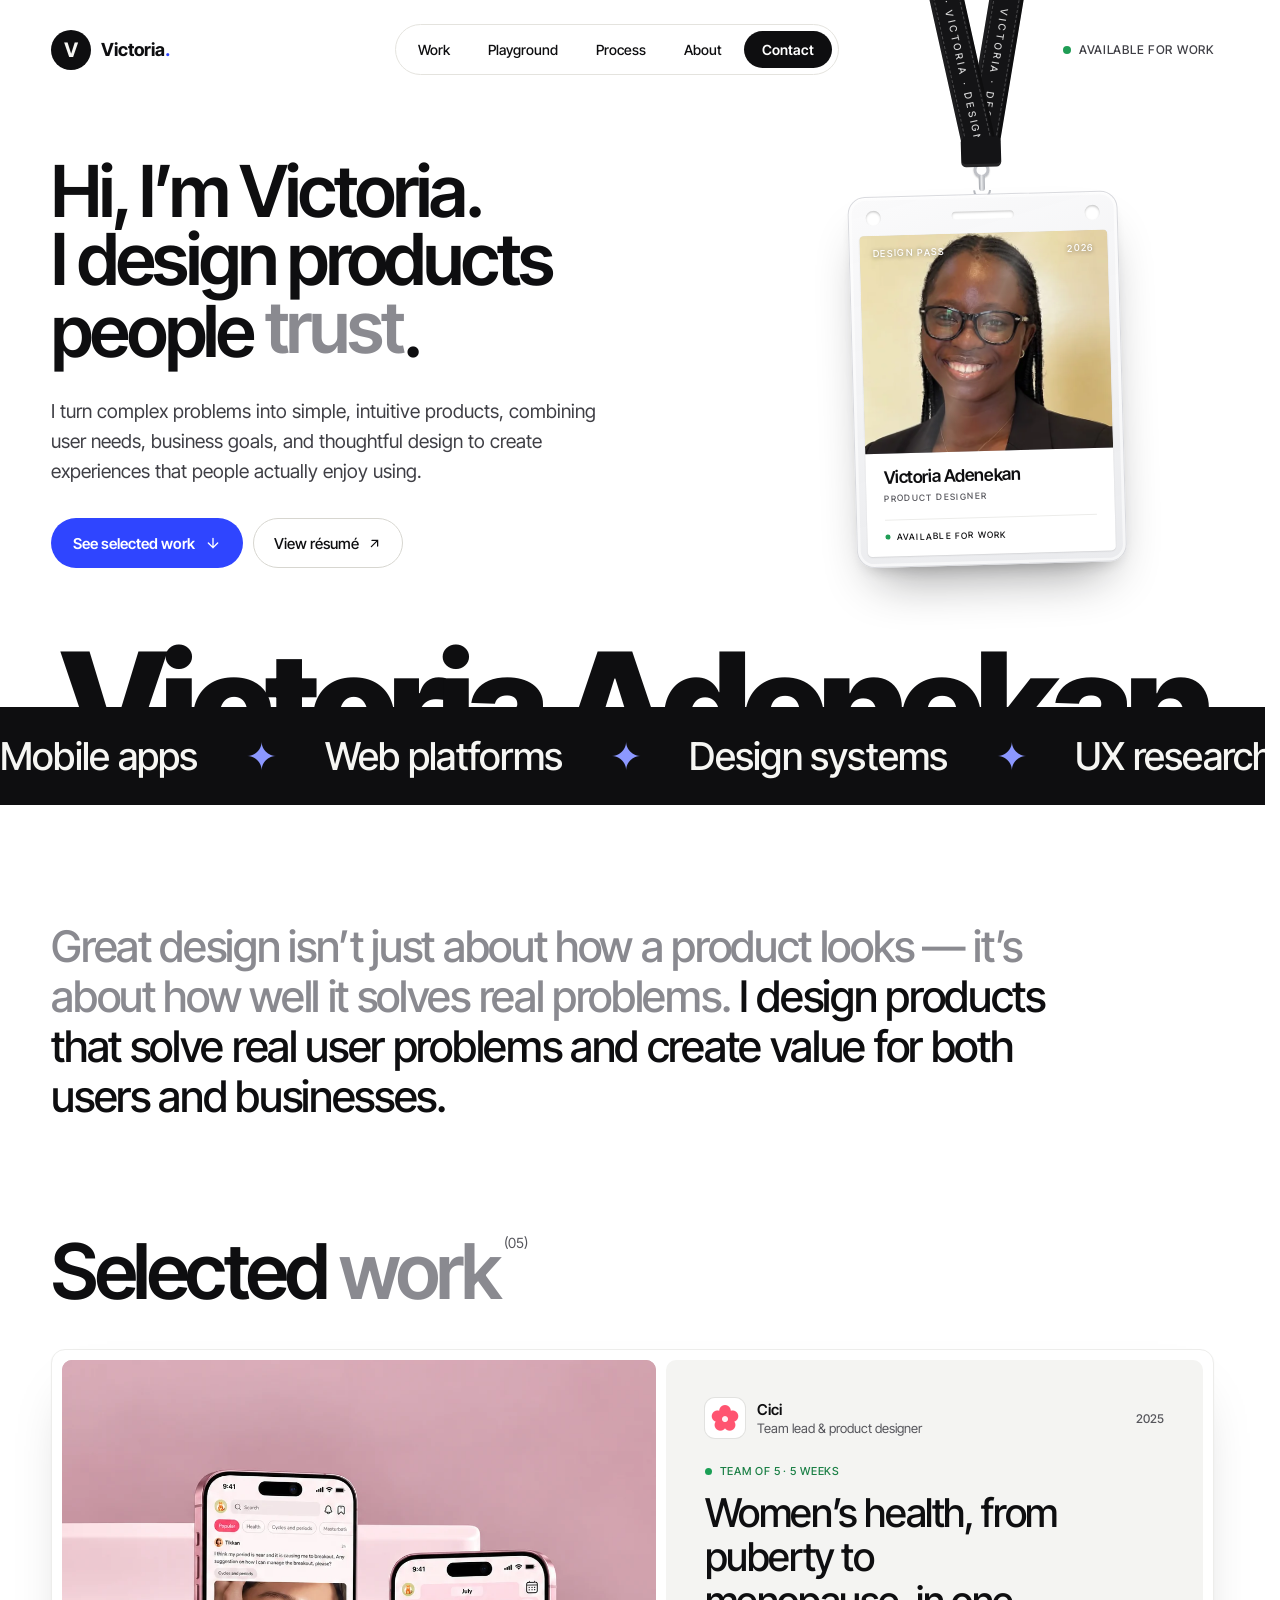
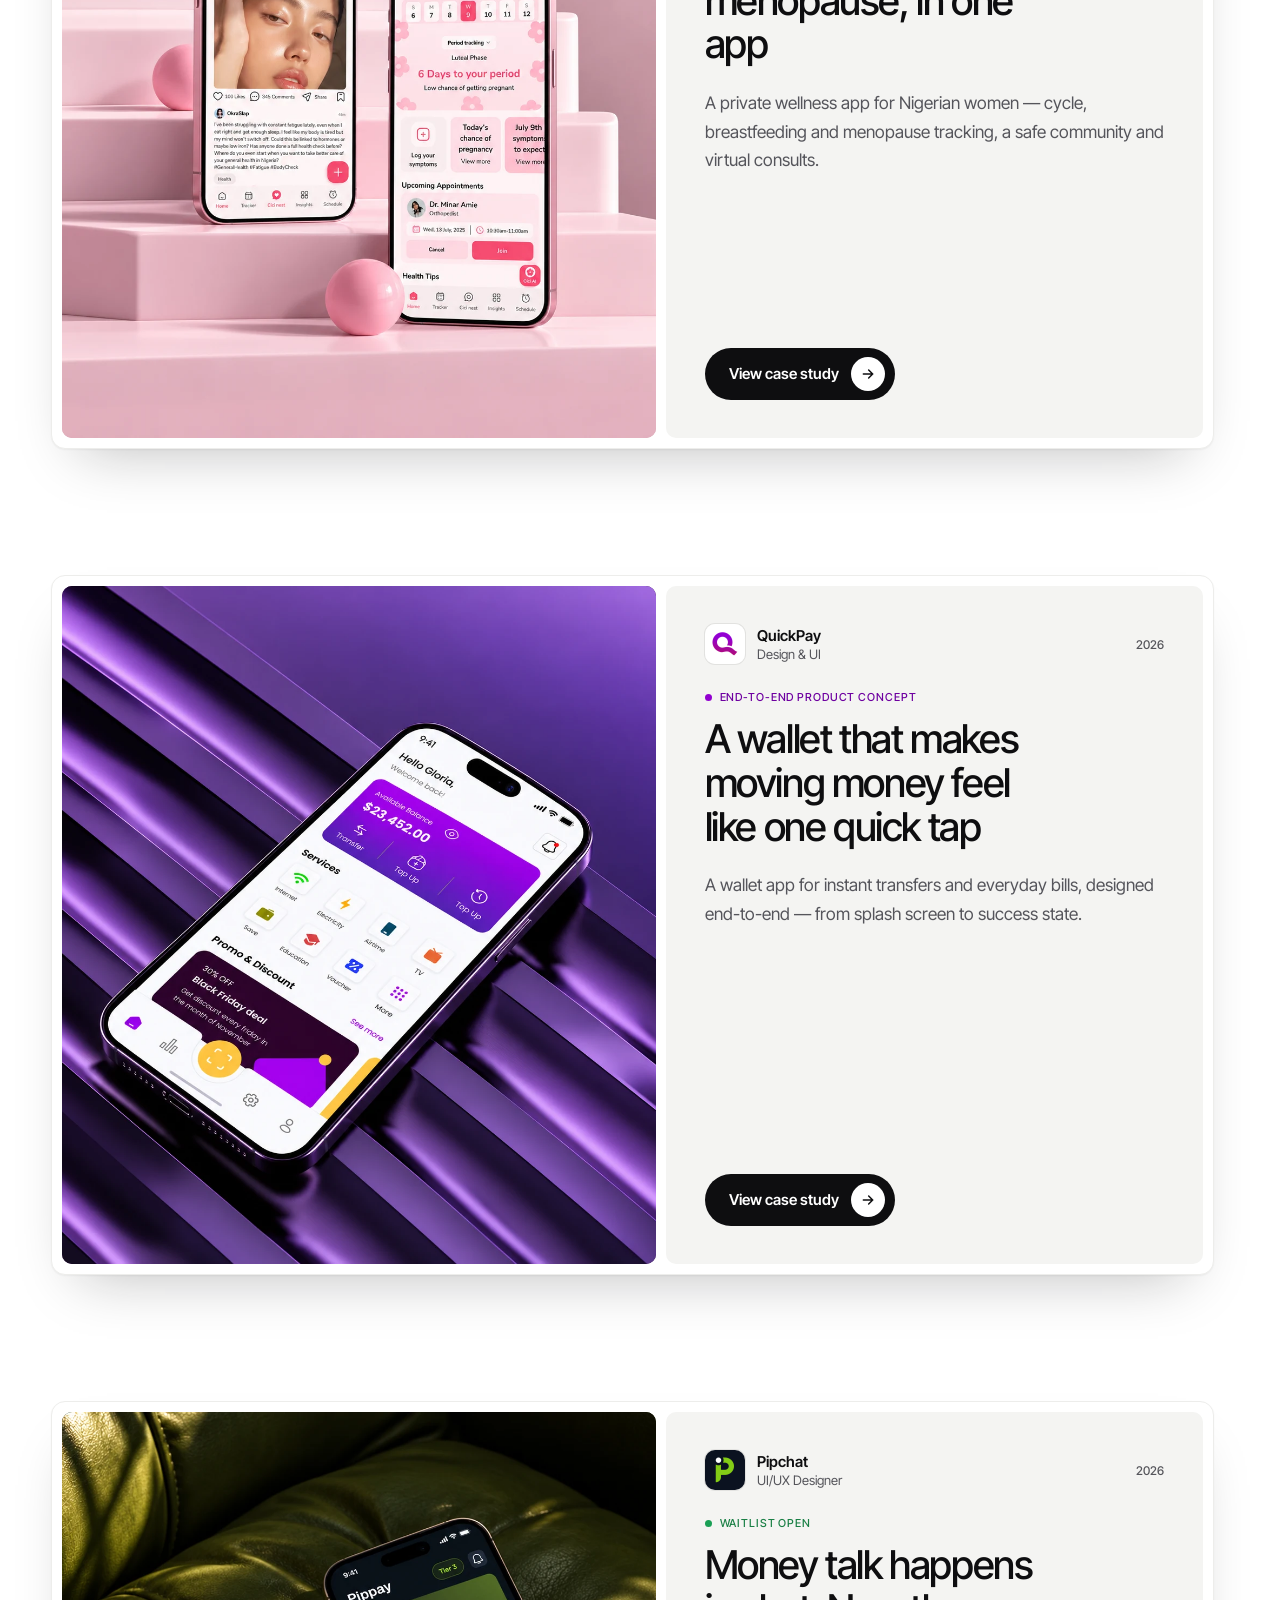
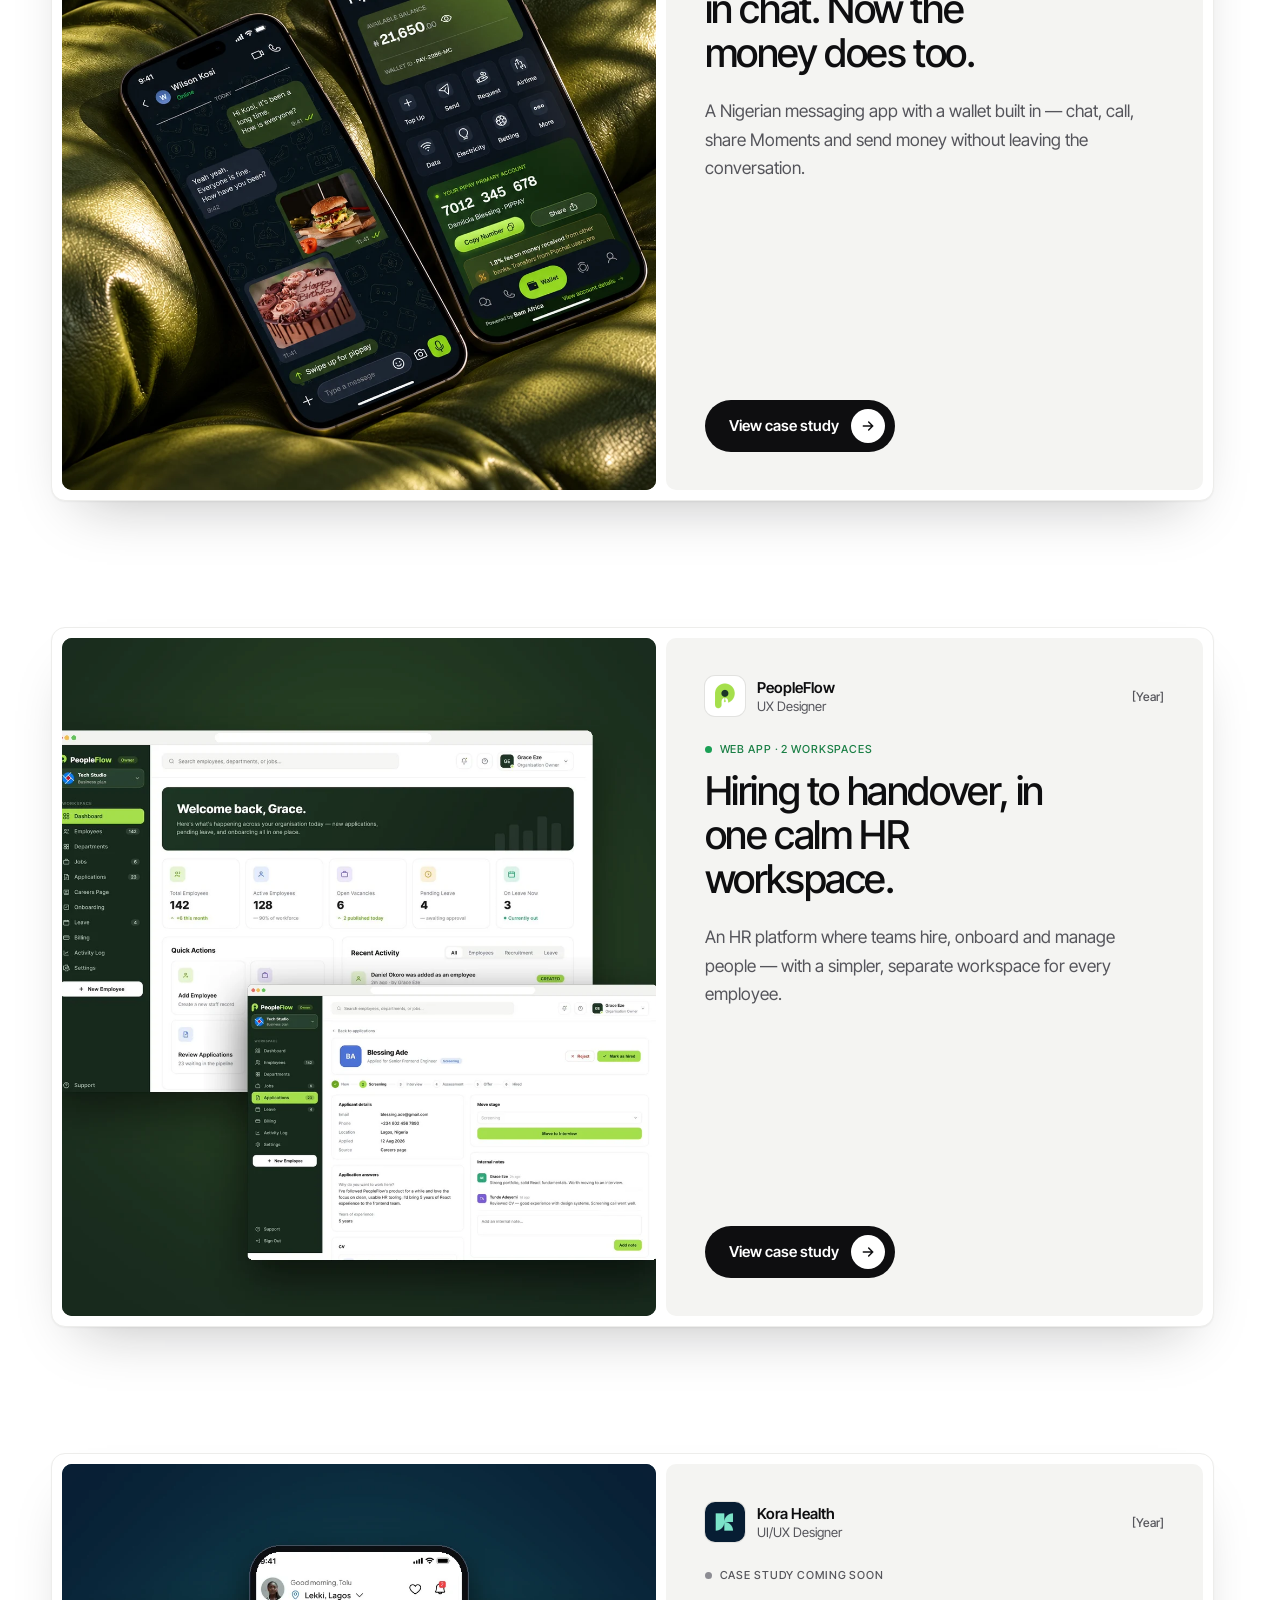
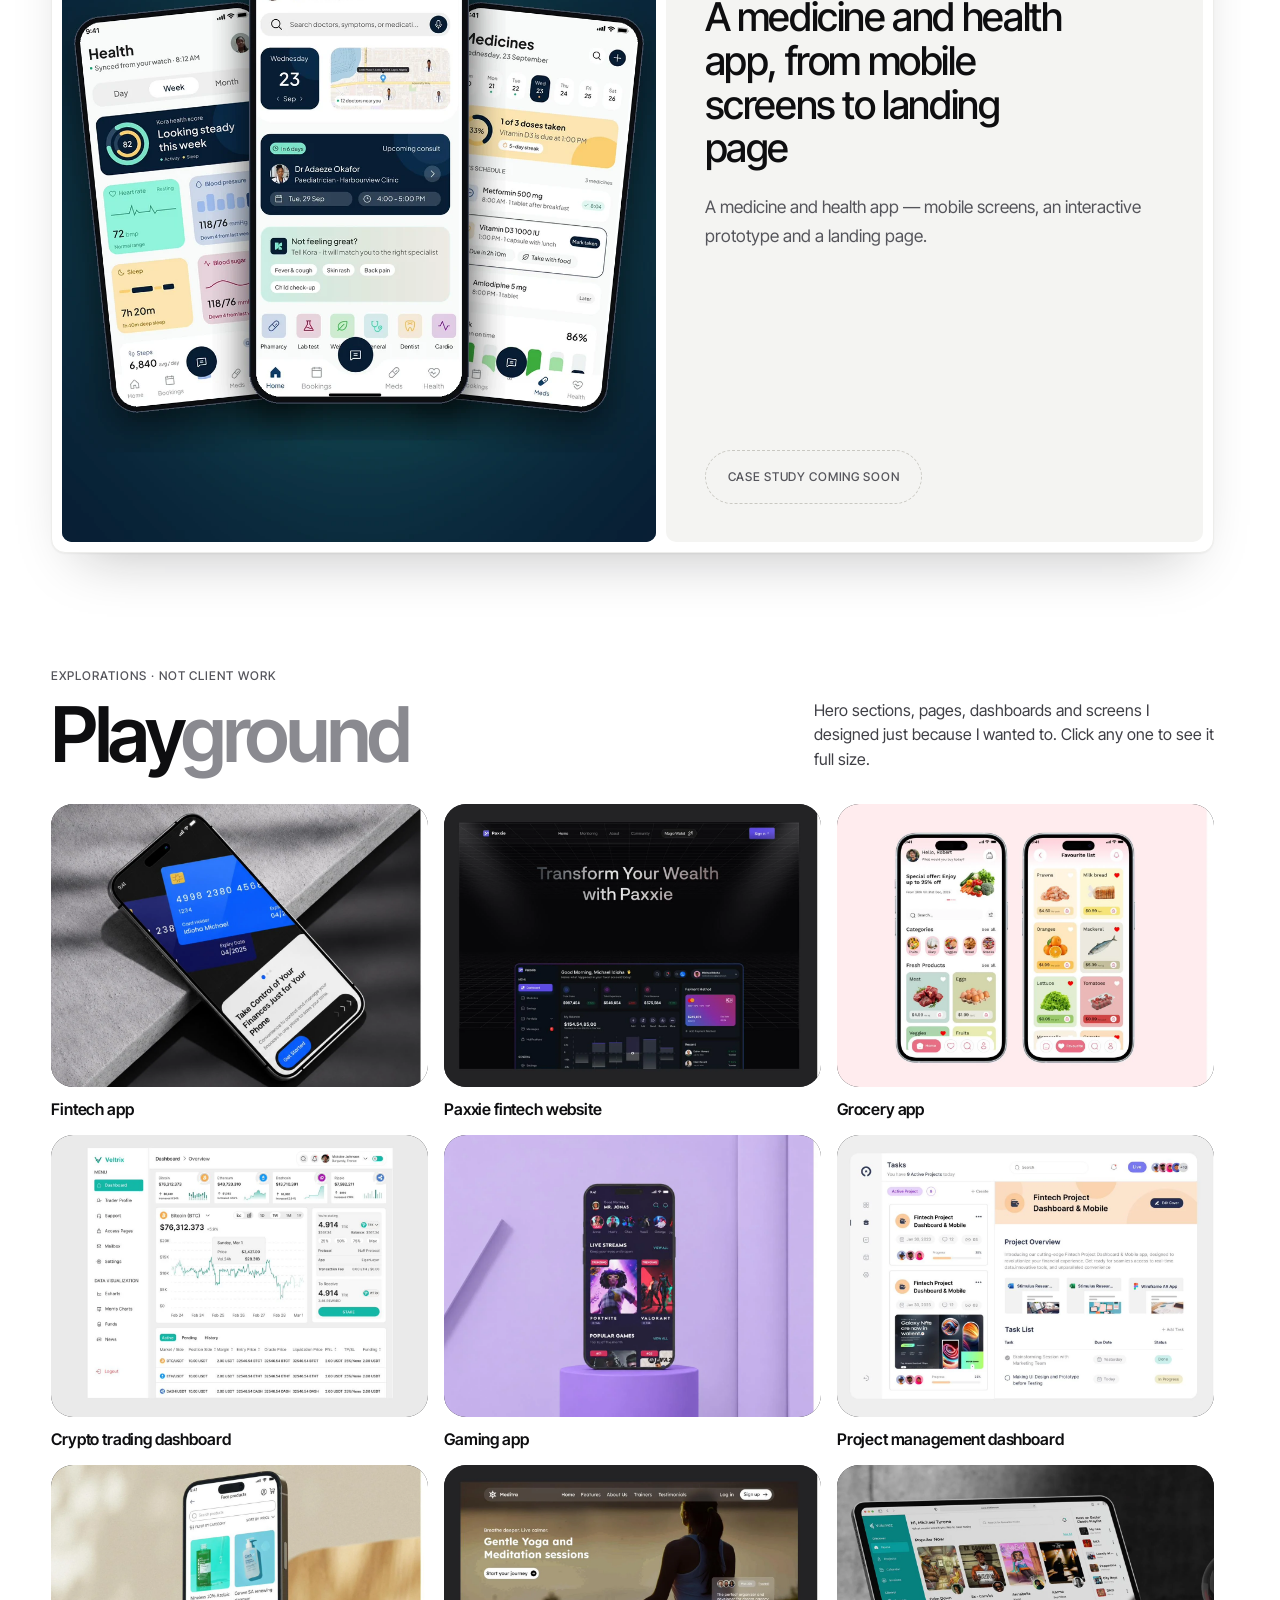
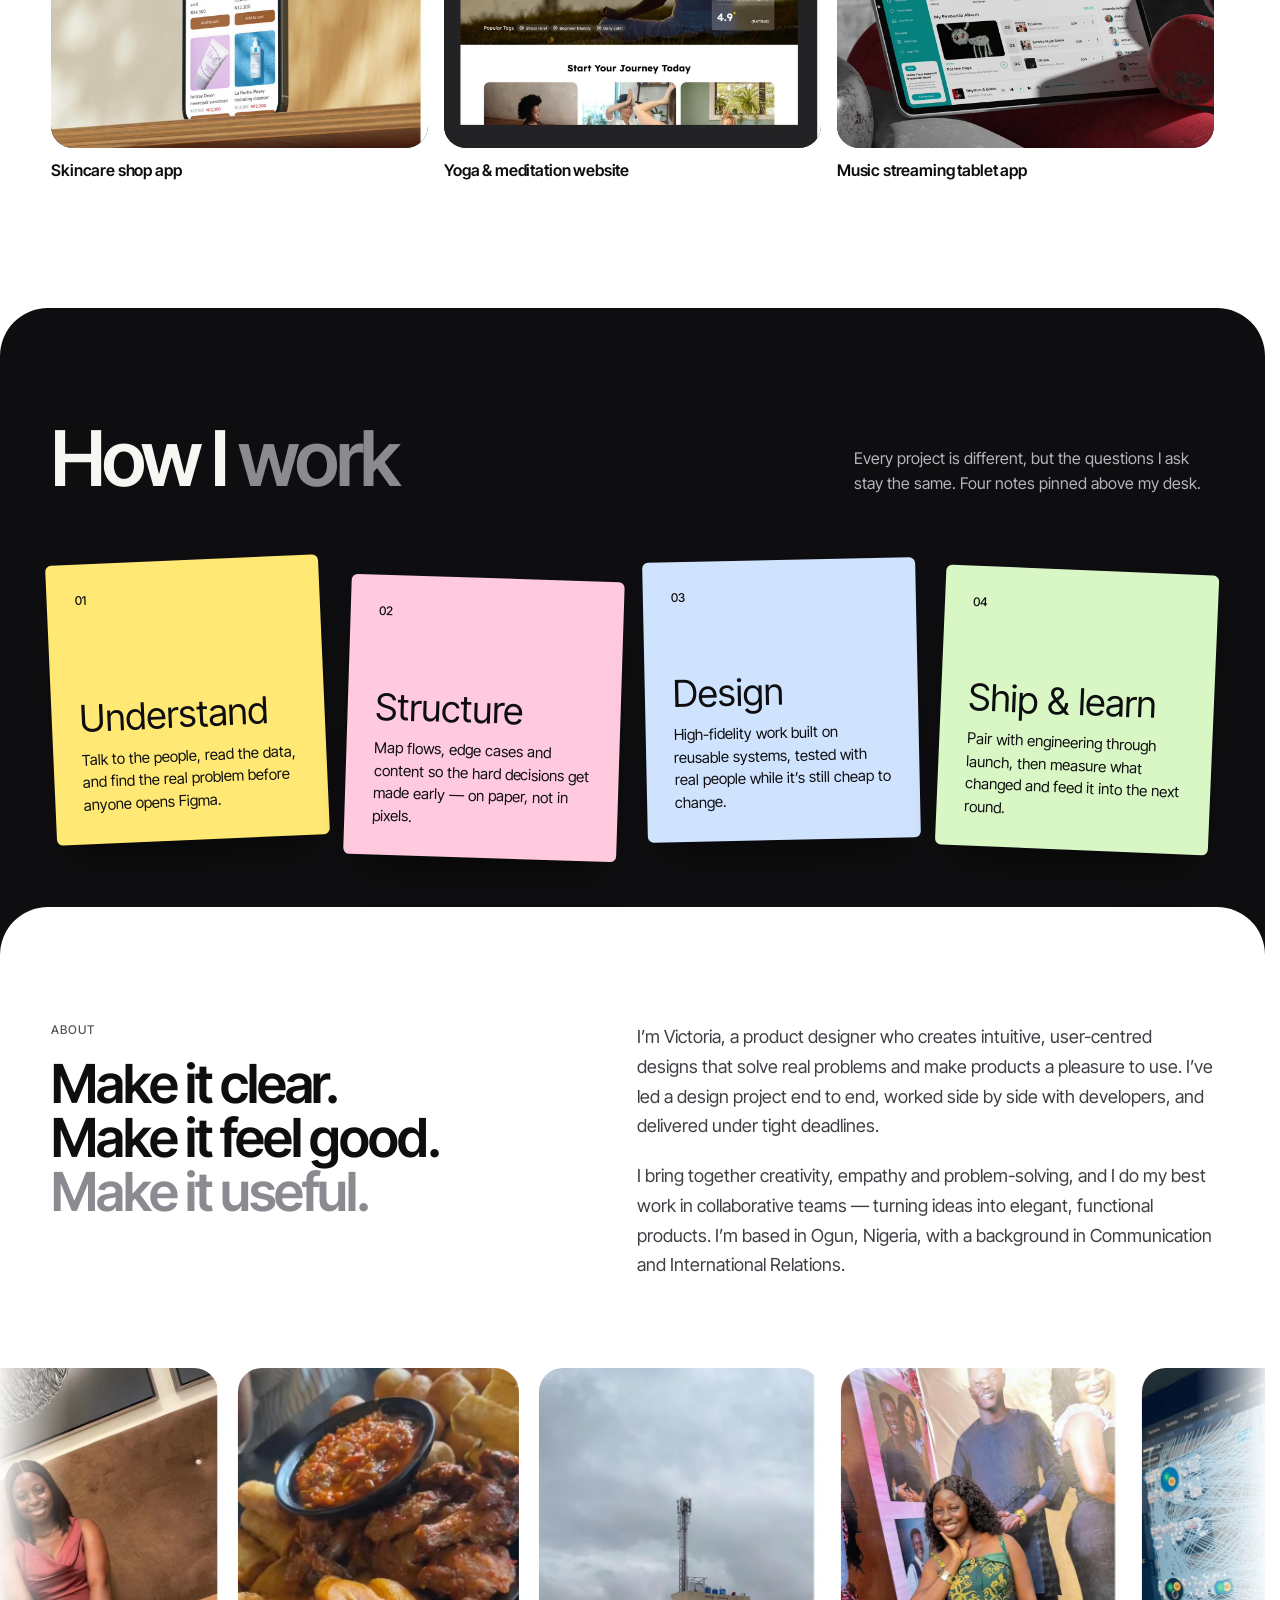
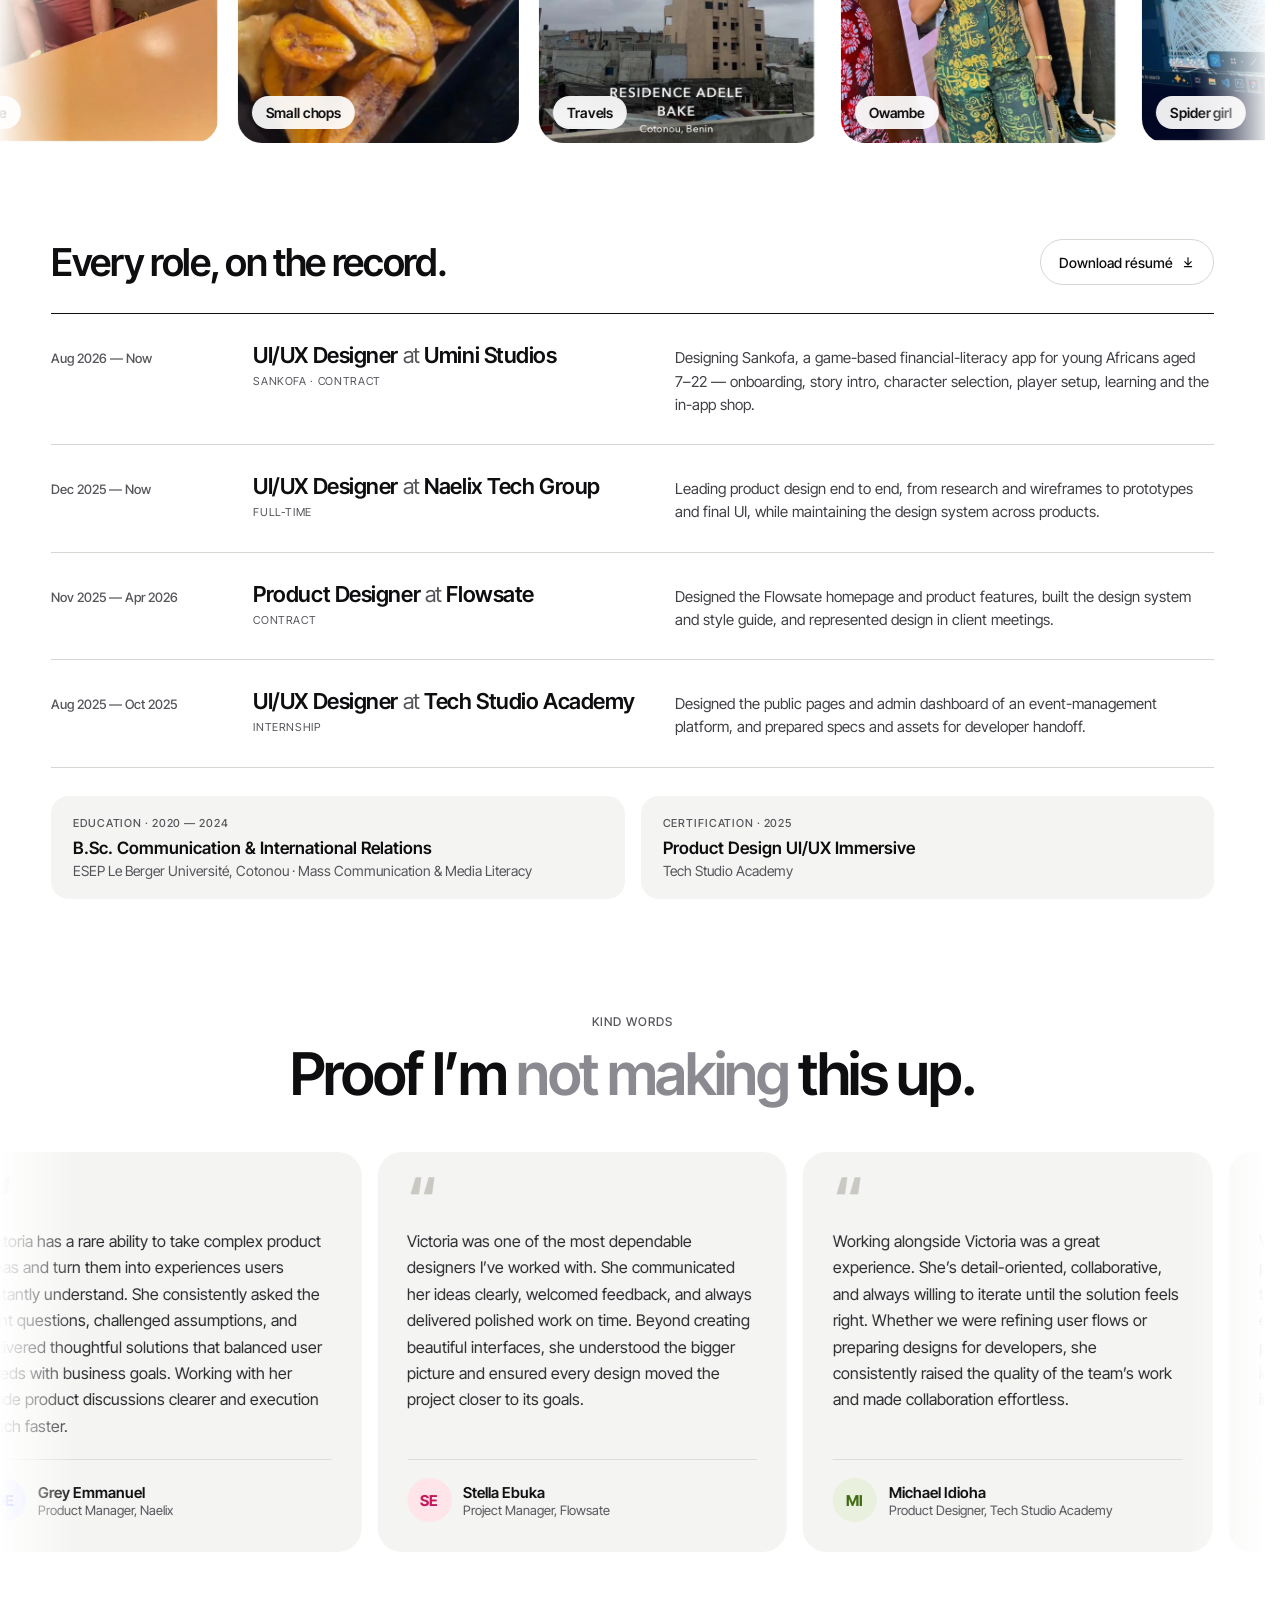
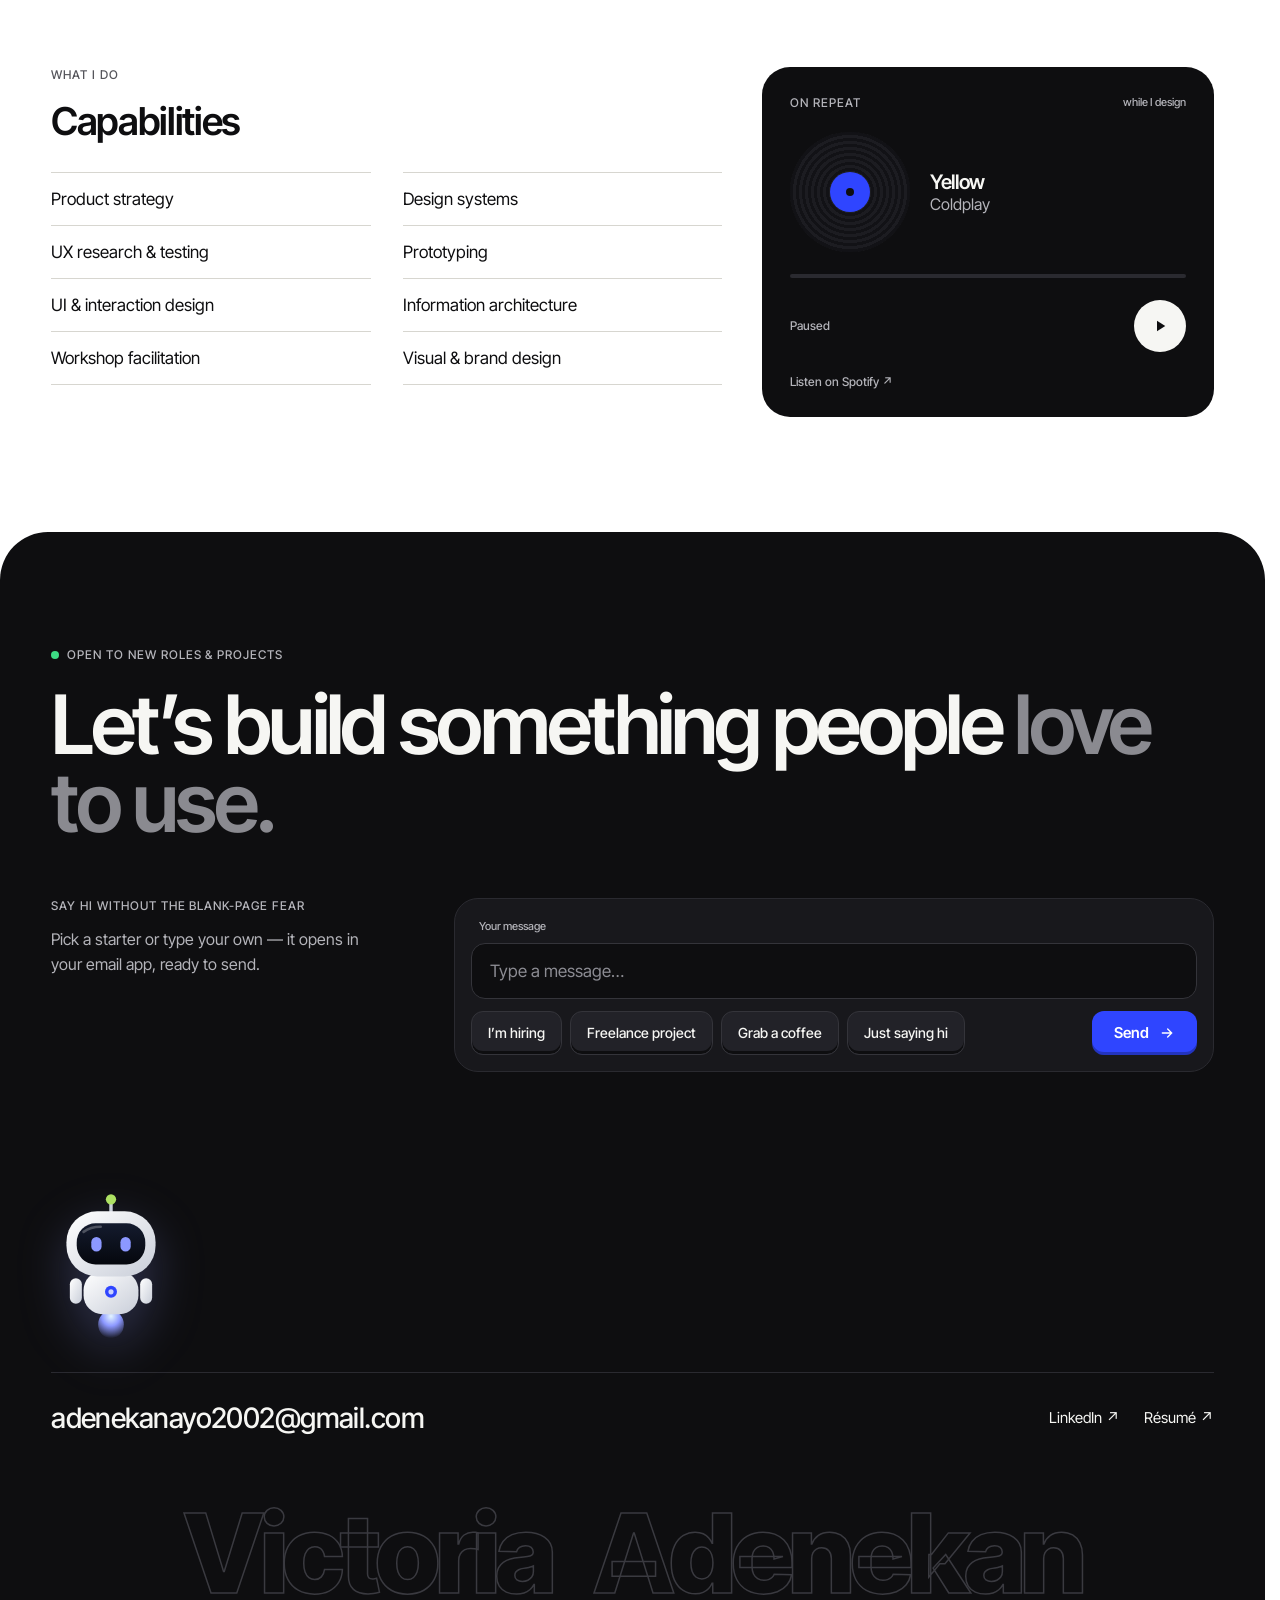
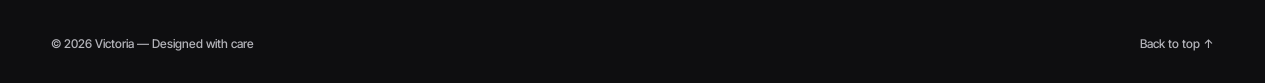
<file: index.html>
<!doctype html>
<html lang="en">
<head>
<meta charset="utf-8">
<meta name="viewport" content="width=device-width, initial-scale=1, viewport-fit=cover">
<title>Victoria — Product Designer</title>
<meta name="description" content="Victoria is a product designer who turns complicated problems into calm, clear products.">
<meta property="og:title" content="Victoria — Product Designer">
<meta property="og:description" content="Victoria is a product designer who turns complicated problems into calm, clear products.">
<meta property="og:type" content="website">
<meta name="theme-color" content="#FFFFFF">
<link rel="icon" href="favicon.svg" type="image/svg+xml">
<link rel="preconnect" href="https://fonts.googleapis.com">
<link rel="stylesheet" href="https://fonts.googleapis.com/css2?family=Inter+Tight:wght@400;500;600;700;800&amp;display=swap">
<style>
body{margin:0;background:#FFFFFF}
a{color:inherit}a:hover{color:inherit}
.it{font-family:inherit;font-style:normal}
.mono{font-family:'Inter Tight',system-ui,sans-serif;font-weight:500}
.mq{display:flex;gap:48px;width:max-content;animation:mq 38s linear infinite}
@keyframes mq{from{transform:translateX(0)}to{transform:translateX(-50%)}}
@keyframes pulse{0%,100%{opacity:1}50%{opacity:.35}}
@keyframes spin{to{transform:rotate(360deg)}}
@keyframes sway{0%,100%{transform:rotate(5deg)}50%{transform:rotate(2deg)}}
.pulse{animation:pulse 1.8s ease-in-out infinite}
.spin{animation:spin 6s linear infinite}
.strap{background:#141416;border-radius:2px;overflow:hidden;display:flex;justify-content:center;box-shadow:inset 3px 0 0 rgba(255,255,255,.04),inset -3px 0 0 rgba(0,0,0,.3)}
.strap::before,.strap::after{content:"";position:absolute;top:0;bottom:0;width:0;border-left:1px dashed rgba(255,255,255,.22)}
.strap::before{left:4px}.strap::after{right:4px}
.strap span{writing-mode:vertical-rl;font-size:10px;letter-spacing:.3em;color:rgba(255,255,255,.82);white-space:nowrap;padding-top:10px}
.rig-holder:active{cursor:grabbing}
.rig-col{margin-top:-260px;margin-bottom:-300px}
@media (min-width:1100px){.rig-col{margin-bottom:-300px;padding-right:40px}}
@media (min-width:1600px){.rig-holder,.rig-clip{zoom:1.1}.rig-col{padding-right:24px}}
@media (min-width:1011px) and (max-height:820px){.rig-straps{height:230px !important}.strap{height:240px !important}.rig-holder,.rig-clip{zoom:.9}}
@media (min-width:1011px) and (max-height:700px){.rig-straps{height:190px !important}.strap{height:200px !important}.rig-holder,.rig-clip{zoom:.8}}
@media (max-width:1010px){.rig-col{margin-top:-8px;margin-bottom:0;flex-basis:100% !important}.rig-straps{height:130px !important;-webkit-mask-image:linear-gradient(180deg,transparent,#000 55%);mask-image:linear-gradient(180deg,transparent,#000 55%)}.strap{height:136px !important}}
@media (max-width:420px){.rig{zoom:.86}}
@media (max-width:759px){.stack-list{display:grid !important;grid-template-columns:minmax(0,1fr);grid-auto-rows:1fr}.stack{flex-direction:column;flex-wrap:nowrap !important}.stack-media{min-height:0 !important;height:280px;flex:0 0 auto !important}.stack-info{flex:1 1 auto !important}}
@media (min-width:760px){.stack{height:600px;flex-wrap:nowrap !important}}
@media (min-width:960px) and (min-height:640px){.stack{position:sticky;top:28px;height:min(700px,calc(100vh - 56px));transform-origin:50% 0;will-change:transform}.stack-list{gap:14vh !important}}
.note{transition:transform .3s ease}
.note:hover{transform:rotate(0deg) scale(1.03)}
.lnk{text-decoration:none;transition:opacity .2s}.lnk:hover{opacity:.6}
.outline{color:transparent;-webkit-text-stroke:1.5px #3A3A40}
.sr{position:absolute;width:1px;height:1px;overflow:hidden;clip:rect(0 0 0 0);white-space:nowrap}
/* auto-rotating hero word */
.rot{position:relative;display:inline-block;vertical-align:bottom;padding-bottom:.06em;transition:width .55s cubic-bezier(.22,1,.36,1)}
.rot-word{display:inline-block;white-space:nowrap;font:inherit;letter-spacing:inherit}
.rot-word .ch{display:inline-block;transition:transform .55s cubic-bezier(.22,1,.36,1),opacity .4s ease,filter .4s ease;transition-delay:calc(var(--k,0) * 28ms)}
.rot-word .ch.out{transform:translateY(-.55em) rotateX(70deg);opacity:0;filter:blur(4px)}
.rot-word .ch.pre{transform:translateY(.6em) rotateX(-70deg);opacity:0;filter:blur(4px);transition:none}
.rot-bar{position:absolute;left:0;right:0;bottom:-.02em;height:.08em;border-radius:.04em;transform-origin:left;transition:transform .5s cubic-bezier(.22,1,.36,1)}
.rot.swap .rot-bar{transform:scaleX(.15)}
/* headings reveal on scroll (class added by script) */
.rv{opacity:0;transform:translateY(28px);filter:blur(8px);transition:opacity .9s ease,transform 1s cubic-bezier(.22,1,.36,1),filter .9s ease}
.rv.in{opacity:1;transform:none;filter:blur(0)}
/* playground grid */
.pg-grid{display:grid;grid-template-columns:repeat(3,minmax(0,1fr));gap:16px}
@media (max-width:959px){.pg-grid{grid-template-columns:repeat(2,minmax(0,1fr))}.shot-wrap{order:var(--o2)}}
@media (max-width:599px){.pg-grid{grid-template-columns:minmax(0,1fr)}.shot-wrap{order:0}}
.shot{all:unset;box-sizing:border-box;position:relative;width:100%;aspect-ratio:4/3;border-radius:22px;overflow:hidden;cursor:pointer;display:block;isolation:isolate}
.shot:focus-visible{outline:3px solid #2F45FF;outline-offset:3px}
.shot-art{position:absolute;inset:0;display:flex;align-items:center;justify-content:center;padding:0;box-sizing:border-box;transition:transform .7s cubic-bezier(.22,1,.36,1)}
.shot:hover .shot-art{transform:scale(1.045)}
.shot-zoom{position:absolute;top:12px;right:12px;width:36px;height:36px;border-radius:50%;background:rgba(255,255,255,.9);color:#0E0E10;display:flex;align-items:center;justify-content:center;opacity:0;transform:scale(.85);transition:opacity .3s,transform .3s}
.shot:hover .shot-zoom,.shot:focus-visible .shot-zoom{opacity:1;transform:none}
.shot-wrap.is-hidden{display:none}
.shot-name{margin-top:12px;font-size:16px;font-weight:600;letter-spacing:-0.01em;color:#0E0E10}
.shot.is-hidden{display:none}
/* lightbox */
.lb{position:fixed;inset:0;z-index:80;display:flex;align-items:center;justify-content:center;padding:clamp(12px,3vw,40px)}
.lb[hidden]{display:none}
.lb-bg{position:absolute;inset:0;background:rgba(14,14,16,.72);-webkit-backdrop-filter:blur(6px);backdrop-filter:blur(6px);animation:lbf .3s ease both}
.lb-full{position:relative;margin:0;width:min(1100px,100%);display:flex;flex-direction:column;gap:14px;animation:lbp .45s cubic-bezier(.22,1,.36,1) both}
.lb-stage{position:relative;width:100%;aspect-ratio:4/3;max-height:78vh;border-radius:20px;overflow:hidden;margin:0 auto}
.lb-stage .shot-art{padding:0}
.lb-stage .shot-art img{object-fit:contain !important}
.lb-cap{display:flex;justify-content:space-between;gap:16px;color:#FFFFFF;font-size:17px;font-weight:600}
.lb-cap .mono{font-size:12px;font-weight:400;color:#C7C7CC}
.lb-btn{position:absolute;width:48px;height:48px;border-radius:50%;border:0;background:#FFFFFF;color:#0E0E10;display:flex;align-items:center;justify-content:center;cursor:pointer;box-shadow:0 10px 24px -10px rgba(0,0,0,.5)}
.lb-close{top:clamp(12px,3vw,28px);right:clamp(12px,3vw,28px)}
.lb-prev{left:clamp(8px,2vw,24px);top:50%;margin-top:-24px}
.lb-next{right:clamp(8px,2vw,24px);top:50%;margin-top:-24px}
@keyframes lbf{from{opacity:0}}
@keyframes lbp{from{opacity:0;transform:translateY(24px) scale(.98)}}
.life{overflow:hidden;-webkit-mask-image:linear-gradient(90deg,transparent,#000 6%,#000 94%,transparent);mask-image:linear-gradient(90deg,transparent,#000 6%,#000 94%,transparent)}
.life-track{display:flex;width:max-content;animation:lifeScroll 70s linear infinite;will-change:transform;-webkit-backface-visibility:hidden;backface-visibility:hidden}
.life-set{display:flex;gap:20px;padding-right:20px}
.life-card img{transition:transform .6s cubic-bezier(.22,1,.36,1)}
.life-card:hover img{transform:scale(1.04)}
@keyframes lifeScroll{from{transform:translate3d(0,0,0)}to{transform:translate3d(-50%,0,0)}}
@media (prefers-reduced-motion:reduce){.life{overflow-x:auto}.life-track{animation:none}.life-set[aria-hidden]{display:none}}
.bot-lane{position:relative;height:220px;margin-top:48px}
.bot-mover{position:absolute;left:0;bottom:0;width:140px;animation:botRoam 24s ease-in-out infinite}
.bot-lean{animation:botLean 24s ease-in-out infinite}
.bot{all:unset;cursor:pointer;display:block;position:relative;animation:botFloat 4.2s ease-in-out infinite;filter:drop-shadow(0 18px 24px rgba(140,152,255,.25))}
.bot:focus-visible{outline:3px solid #8C98FF;outline-offset:6px;border-radius:20px}
.bot svg{display:block;overflow:visible}
.bot-eyes{transform-box:fill-box;transform-origin:center;animation:botBlink 5s infinite}
.bot-flame{transform-box:fill-box;transform-origin:center top;animation:botFlame .35s ease-in-out infinite alternate}
.bot-tip{animation:botTip 2.4s ease-in-out infinite}
.bot-arm-r{transform-box:fill-box;transform-origin:50% 10%}
.bot.wave .bot-arm-r{animation:botWave .9s ease-in-out 2}
.bot:hover .bot-tip{fill:#D7FF8A}
.bot-bubble{position:absolute;left:50%;bottom:calc(100% + 4px);margin-left:-110px;width:220px;text-align:center;white-space:normal;padding:9px 14px;border-radius:16px;box-sizing:border-box;background:#FFFFFF;color:#0E0E10;font-size:14px;font-weight:600;opacity:0;transform:translateY(6px) scale(.96);transform-origin:left bottom;transition:opacity .3s,transform .3s;pointer-events:none}
.bot-bubble.show{opacity:1;transform:none}
@keyframes botFloat{0%,100%{transform:translateY(0) rotate(-3deg)}50%{transform:translateY(-14px) rotate(3deg)}}
@keyframes botBlink{0%,92%,100%{transform:scaleY(1)}95%{transform:scaleY(.1)}}
@keyframes botFlame{from{transform:scaleY(.8);opacity:.75}to{transform:scaleY(1.15);opacity:1}}
@keyframes botTip{0%,100%{opacity:1}50%{opacity:.45}}
@keyframes botWave{0%,100%{transform:rotate(0)}30%{transform:rotate(-150deg)}60%{transform:rotate(-110deg)}}
@keyframes botRoam{0%,100%{left:0}50%{left:calc(100% - 140px)}}
@keyframes botLean{0%,100%{transform:rotate(0)}12%,38%{transform:rotate(7deg)}50%{transform:rotate(0)}62%,88%{transform:rotate(-7deg)}}
@media (prefers-reduced-motion:reduce){.bot,.bot-eyes,.bot-flame,.bot-tip,.bot.wave .bot-arm-r,.bot-mover,.bot-lean{animation:none}}
.fname{font-size:clamp(52px,8.6vw,150px);line-height:.92;letter-spacing:-0.05em;font-weight:800;text-align:center;padding:28px clamp(12px,3vw,40px) 8px;user-select:none}
.fword{display:inline-block;white-space:nowrap;margin:0 .12em}
.fl{display:inline-block;color:transparent;-webkit-text-stroke:1.5px #3A3A40;transition:transform .35s cubic-bezier(.3,1.6,.5,1),color .25s,-webkit-text-stroke-color .25s;animation:flWave 7s ease-in-out infinite;animation-delay:calc(var(--i) * 110ms)}
.fl:hover{color:var(--c);-webkit-text-stroke-color:var(--c);transform:translateY(-14%) rotate(var(--r)) scale(1.08)}
@keyframes flWave{0%,32%,100%{color:transparent;-webkit-text-stroke-color:#3A3A40;transform:none}8%{color:var(--c);-webkit-text-stroke-color:var(--c);transform:translateY(-16%) rotate(var(--r))}16%{color:var(--c);-webkit-text-stroke-color:var(--c);transform:translateY(0) rotate(0)}24%{color:transparent;-webkit-text-stroke-color:var(--c);transform:none}}
@media (prefers-reduced-motion:reduce){.fl{animation:none;transition:none}}
.notes{display:grid !important;grid-template-columns:repeat(4,minmax(0,1fr))}
.notes .note{min-width:0}
@media (max-width:1099px){.notes{grid-template-columns:repeat(2,minmax(0,1fr))}}
@media (max-width:599px){.notes{grid-template-columns:minmax(0,1fr)}}
@keyframes bob{0%,80%,100%{transform:translateY(0);opacity:.4}40%{transform:translateY(-14px);opacity:1}}
@keyframes orbit{to{transform:rotate(360deg)}}
.bob{animation:bob 1.2s ease-in-out infinite}
.orbit{animation:orbit 2.4s linear infinite}
.tile{transition:transform .35s cubic-bezier(.2,.7,.2,1),background-color .4s ease}
.tile:hover{transform:translateY(-4px)}
.quotes{overflow:hidden;-webkit-mask-image:linear-gradient(90deg,transparent,#000 6%,#000 94%,transparent);mask-image:linear-gradient(90deg,transparent,#000 6%,#000 94%,transparent)}
.quotes-track{display:flex;width:max-content;animation:lifeScroll 80s linear infinite;will-change:transform;-webkit-backface-visibility:hidden;backface-visibility:hidden}
.quotes-set{display:flex;align-items:stretch;gap:16px;padding-right:16px}
@media (prefers-reduced-motion:reduce){.quotes{overflow-x:auto}.quotes-track{animation:none}.quotes-set[aria-hidden]{display:none}}
.tcard{transition:transform .35s cubic-bezier(.2,.7,.2,1)}
.tcard:hover{transform:translateY(-6px)}
.ttrack{scrollbar-width:none}.ttrack::-webkit-scrollbar{display:none}
.ttrack:focus-visible{outline:2px solid #2F45FF;outline-offset:-2px}
.tfade{-webkit-mask-image:linear-gradient(90deg,transparent 0,#000 6%,#000 94%,transparent 100%);mask-image:linear-gradient(90deg,transparent 0,#000 6%,#000 94%,transparent 100%)}
input::placeholder{color:#8C8C93}
@media (prefers-reduced-motion:reduce){.mq,.pulse,.spin,.sway,.bob,.orbit{animation:none}}
/* Page-load: a calm hero entrance that plays on every load */
@keyframes ld-rise{from{opacity:0;transform:translate3d(0,26px,0);filter:blur(10px)}to{opacity:1;transform:none;filter:blur(0)}}
@keyframes ld-fade{from{opacity:0}to{opacity:1}}
@keyframes ld-drop{from{opacity:0;transform:translate3d(0,-80px,0)}to{opacity:1;transform:none}}
@keyframes ld-up{from{transform:translate3d(0,110%,0)}to{transform:none}}
.ld{animation:ld-rise 1.2s cubic-bezier(.22,1,.36,1) both;animation-delay:var(--d,0ms)}
.ld-fade{animation:ld-fade 1.1s ease both;animation-delay:var(--d,0ms)}
.ld-drop{animation:ld-drop 1.9s cubic-bezier(.22,1,.36,1) both;animation-delay:var(--d,0ms)}
.ld-name{clip-path:inset(-40% -3% 0 -3%)}
.ld-name span{display:inline-block;animation:ld-up 1.5s cubic-bezier(.22,1,.36,1) both;animation-delay:calc(650ms + var(--i,0) * 45ms)}
@media (prefers-reduced-motion:reduce){.ld,.ld-fade,.ld-drop,.ld-name span{animation:none}}
</style>
<link rel="stylesheet" href="site.css">
</head>
<body>
<div style="font-family:'Inter Tight',system-ui,sans-serif;color:#0E0E10;background:#FFFFFF;overflow-x:clip">

<div id="intro" class="intro" role="dialog" aria-label="Intro">
  <div class="intro-track" id="introTrack">
    <div class="intro-name"><span style="--i:0">V</span><span style="--i:1">I</span><span style="--i:2">C</span><span style="--i:3">T</span><span style="--i:4">O</span><span style="--i:5">R</span><span style="--i:6">I</span><span style="--i:7">A</span><span class="sp"> </span><span style="--i:9">A</span><span style="--i:10">D</span><span style="--i:11">E</span><span style="--i:12">N</span><span style="--i:13">E</span><span style="--i:14">K</span><span style="--i:15">A</span><span style="--i:16">N</span></div>
    <img class="intro-ph" src="intro_b.webp" alt="">
    <img class="intro-ph" src="life_06.webp" alt="">
    <img class="intro-ph" src="intro_a.webp" alt="">
    <img class="intro-ph" src="life_03.webp" alt="">
    <img class="intro-ph" src="life_00.webp" alt="">
    <div class="intro-final" id="introFinal"><img src="victoria_portrait.webp" alt=""></div>
  </div>
  <button type="button" class="intro-skip" id="introSkip">Skip intro</button>
</div>
<!-- ============ NAV ============ -->
<header class="ld-fade" style="max-width:1320px;margin:0 auto;padding:24px clamp(20px,4vw,56px);display:flex;flex-wrap:wrap;align-items:center;justify-content:space-between;gap:16px">
  <a href="#top" class="lnk" style="display:flex;align-items:center;gap:10px;font-weight:700;font-size:18px">
    <span style="width:40px;height:40px;border-radius:50%;background:#0E0E10;color:#F6F6F3;display:flex;align-items:center;justify-content:center;font-size:20px" class="it">V</span>
    <span>Victoria<span style="color:#2F45FF">.</span></span>
  </a>
  <nav aria-label="Main" style="display:flex;flex-wrap:wrap;align-items:center;gap:6px;background:#FFFFFF;border:1px solid #E4E3DE;border-radius:999px;padding:6px">
    <a href="#work" class="lnk" style="padding:10px 16px;font-size:14px;font-weight:500">Work</a>
    <a href="#playground" class="lnk" style="padding:10px 16px;font-size:14px;font-weight:500">Playground</a>
    <a href="#process" class="lnk" style="padding:10px 16px;font-size:14px;font-weight:500">Process</a>
    <a href="#about" class="lnk" style="padding:10px 16px;font-size:14px;font-weight:500">About</a>
    <a href="#contact" style="padding:10px 18px;font-size:14px;font-weight:600;background:#0E0E10;color:#FFFFFF;border-radius:999px;text-decoration:none">Contact</a>
  </nav>
  <div class="mono" style="display:flex;align-items:center;gap:8px;font-size:12px;letter-spacing:.06em;text-transform:uppercase;color:#3F3F45">
    <span class="pulse" style="width:8px;height:8px;border-radius:50%;background:#1F9D55"></span>
    Available for work
  </div>
  <button type="button" id="burger" class="burger" aria-label="Open menu" aria-expanded="false" aria-controls="mmenu"><span></span><span></span><span></span></button>
</header>
<div id="mmenu" class="mmenu" role="dialog" aria-modal="true" aria-label="Menu">
  <button type="button" id="mmenuClose" class="burger is-x" aria-label="Close menu"><span></span><span></span><span></span></button>
  <nav aria-label="Mobile">
    <a href="#work" style="--i:0">Work</a>
    <a href="#playground" style="--i:1">Playground</a>
    <a href="#process" style="--i:2">Process</a>
    <a href="#about" style="--i:3">About</a>
    <a href="#contact" style="--i:4">Contact</a>
  </nav>
  <div class="mmenu-foot"><span class="mono"><i></i>Available for work</span><a href="resume.pdf" target="_blank" rel="noopener">View résumé ↗</a></div>
</div>

<!-- ============ HERO ============ -->
<section id="top" style="max-width:1320px;margin:0 auto;padding:clamp(32px,4.5vw,64px) clamp(20px,4vw,56px) 0;position:relative">
  <div style="display:flex;flex-wrap:wrap;gap:48px;align-items:flex-start;justify-content:space-between">
    <div style="flex:999 1 620px;min-width:0">
      <h1 style="margin:0;font-size:clamp(44px,5.6vw,88px);line-height:.95;letter-spacing:-0.045em;font-weight:600">
        <span class="ld" style="--d:250ms;display:inline-block">Hi, I’m Victoria.</span><br>
        <span class="ld" style="--d:400ms;display:inline-block">I design products</span><br>
        <span class="ld" style="--d:550ms;display:inline-block">people
        <span class="rot" style="color:#8A8A90"><span class="sr">trust</span><span id="heroWord" class="rot-word" aria-hidden="true">trust</span></span><span>.</span></span>
      </h1>
      <p id="heroBody" class="ld" style="--d:780ms;margin:32px 0 0;max-width:560px;font-size:clamp(17px,1.5vw,20px);line-height:1.55;color:#3F3F45">I turn complex problems into simple, intuitive products, combining user needs, business goals, and thoughtful design to create experiences that people actually enjoy using.</p>
      <div id="heroCta" class="ld" style="--d:920ms;display:flex;flex-wrap:wrap;gap:10px;margin-top:32px">
        <a href="#work" style="display:inline-flex;align-items:center;gap:10px;min-height:48px;padding:0 22px;border-radius:999px;background:#2F45FF;color:#FFFFFF;font-weight:600;font-size:15px;text-decoration:none">
          See selected work
          <svg aria-hidden="true" width="16" height="16" viewBox="0 0 24 24" fill="none" stroke="currentColor" stroke-width="2" stroke-linecap="round"><path d="M12 5v14M5 12l7 7 7-7"></path></svg>
        </a>
        <a href="resume.pdf" target="_blank" rel="noopener" class="lnk" style="display:inline-flex;align-items:center;gap:8px;min-height:48px;padding:0 20px;border-radius:999px;border:1px solid #D7D6D0;background:#FFFFFF;font-weight:500;font-size:15px">
          View résumé
          <svg aria-hidden="true" width="15" height="15" viewBox="0 0 24 24" fill="none" stroke="currentColor" stroke-width="2" stroke-linecap="round"><path d="M7 17 17 7M8 7h9v9"></path></svg>
        </a>
      </div>
    </div>

    <!-- Hanging ID badge (draggable lanyard) -->
    <div class="rig-col ld-drop" style="--d:350ms;flex:0 1 400px;display:flex;justify-content:center;min-width:300px;position:relative;z-index:2">
      <figure id="badgeRig" class="rig" aria-label="Victoria Adenekan, Product Designer, available for work" style="margin:0;width:372px;display:flex;flex-direction:column;align-items:center;transform:rotate(-3deg);transform-origin:50% 0;touch-action:none">
        <!-- lanyard straps -->
        <div class="rig-straps" aria-hidden="true" style="position:relative;width:372px;height:330px">
          <div class="strap" style="position:absolute;left:169px;bottom:0;width:34px;height:340px;transform:rotate(11deg);transform-origin:50% 100%"><span class="mono">DESIGN PASS · VICTORIA · DESIGN PASS · VICTORIA · DESIGN PASS · VICTORIA · DESIGN PASS · VICTORIA · DESIGN PASS · VICTORIA · DESIGN PASS · VICTORIA · </span></div>
          <div class="strap" style="position:absolute;left:169px;bottom:0;width:34px;height:340px;transform:rotate(-11deg);transform-origin:50% 100%"><span class="mono">DESIGN PASS · VICTORIA · DESIGN PASS · VICTORIA · DESIGN PASS · VICTORIA · DESIGN PASS · VICTORIA · DESIGN PASS · VICTORIA · DESIGN PASS · VICTORIA · </span></div>
          <div style="position:absolute;left:166px;bottom:-14px;width:40px;height:30px;border-radius:5px;background:#141416;box-shadow:inset 0 -3px 0 rgba(255,255,255,.08)"></div>
        </div>
        <!-- swivel clip -->
        <div class="rig-clip" aria-hidden="true" style="display:flex;flex-direction:column;align-items:center;margin-top:12px">
          <div style="width:22px;height:22px;border-radius:50%;border:5px solid #BFC1C6;box-sizing:border-box;background:transparent;box-shadow:inset 0 1px 1px rgba(255,255,255,.8),0 1px 2px rgba(0,0,0,.25)"></div>
          <div style="width:9px;height:22px;margin-top:-3px;border-radius:4px;background:linear-gradient(90deg,#9EA1A7,#E9EAEC 45%,#A9ACB2)"></div>
          <div style="width:26px;height:12px;margin-top:-2px;border-radius:0 0 13px 13px;border:4px solid #B5B8BE;border-top:0;box-sizing:border-box"></div>
        </div>
        <!-- clear plastic holder -->
        <div class="rig-holder" style="position:relative;margin-top:-6px;width:372px;padding:52px 14px 14px;box-sizing:border-box;border-radius:24px;background:linear-gradient(165deg,rgba(250,250,251,.96),rgba(232,233,236,.92));border:1px solid #D9DADE;box-shadow:inset 0 1px 0 #FFFFFF,inset 0 0 0 4px rgba(255,255,255,.55),0 40px 70px -30px rgba(14,14,16,.45),0 12px 24px -14px rgba(14,14,16,.25);cursor:grab">
          <span aria-hidden="true" style="position:absolute;top:18px;left:24px;width:20px;height:20px;border-radius:50%;background:#FFFFFF;box-shadow:inset 0 2px 3px rgba(0,0,0,.22)"></span>
          <span aria-hidden="true" style="position:absolute;top:18px;right:24px;width:20px;height:20px;border-radius:50%;background:#FFFFFF;box-shadow:inset 0 2px 3px rgba(0,0,0,.22)"></span>
          <span aria-hidden="true" style="position:absolute;top:22px;left:50%;width:86px;height:10px;margin-left:-43px;border-radius:5px;background:#FFFFFF;box-shadow:inset 0 2px 3px rgba(0,0,0,.2)"></span>
          <!-- the pass itself -->
          <div style="border-radius:6px;overflow:hidden;background:#FFFFFF;box-shadow:0 1px 2px rgba(14,14,16,.12)">
            <div id="badgePhoto" style="position:relative;height:300px;background:linear-gradient(160deg,#D5D7DC,#B9BCC3)">
              <img src="victoria_portrait.webp" alt="Portrait of Victoria Adenekan" draggable="false" style="width:100%;height:100%;object-fit:cover;object-position:50% 30%;display:block;user-select:none">
              <div class="mono" style="position:absolute;top:16px;left:18px;right:18px;display:flex;justify-content:space-between;font-size:13px;font-weight:500;letter-spacing:.14em;color:#FFFFFF;text-shadow:0 1px 6px rgba(0,0,0,.45)"><span>DESIGN PASS</span><span>2026</span></div>
              <div aria-hidden="true" style="position:absolute;inset:0;background:linear-gradient(115deg,rgba(255,255,255,0) 40%,rgba(255,255,255,.22) 48%,rgba(255,255,255,0) 56%)"></div>
            </div>
            <div style="padding:20px 24px 20px">
              <div style="font-size:24px;font-weight:600;letter-spacing:-0.025em;line-height:1.15;color:#0E0E10">Victoria Adenekan</div>
              <div class="mono" style="margin-top:8px;font-size:12px;letter-spacing:.16em;color:#55555B">PRODUCT DESIGNER</div>
              <div class="mono" style="margin-top:22px;padding-top:16px;border-top:1px solid #ECECEA;display:flex;align-items:center;gap:8px;font-size:12px;letter-spacing:.14em;font-weight:500;color:#0E0E10"><span class="pulse" style="width:8px;height:8px;border-radius:50%;background:#1F9D55"></span>AVAILABLE FOR WORK</div>
            </div>
          </div>
        </div>
      </figure>
    </div>
  </div>

  <!-- Giant name -->
  <div class="ld-name" aria-hidden="true" style="position:relative;z-index:0;margin-top:clamp(48px,6vw,80px);font-size:8.6vw;line-height:.82;text-align:center;letter-spacing:-0.06em;font-weight:800;white-space:nowrap;margin-bottom:-0.4em;color:#0E0E10"><span style="--i:0">V</span><span style="--i:1">i</span><span style="--i:2">c</span><span style="--i:3">t</span><span style="--i:4">o</span><span style="--i:5">r</span><span style="--i:6">i</span><span style="--i:7">a</span> <span style="--i:8">A</span><span style="--i:9">d</span><span style="--i:10">e</span><span style="--i:11">n</span><span style="--i:12">e</span><span style="--i:13">k</span><span style="--i:14">a</span><span style="--i:15">n</span></div>
</section>

<!-- ============ MARQUEE ============ -->
<div style="background:#0E0E10;color:#F6F6F3;padding:26px 0;overflow:hidden;position:relative;z-index:1">
  <div class="mq" style="display:flex;gap:48px;width:max-content;align-items:center;font-size:clamp(24px,3vw,40px);font-weight:500;letter-spacing:-0.02em;white-space:nowrap">
    <span>Mobile apps</span><span style="color:#8C98FF">✦</span><span class="it">Web platforms</span><span style="color:#8C98FF">✦</span><span>Design systems</span><span style="color:#8C98FF">✦</span><span class="it">UX research</span><span style="color:#8C98FF">✦</span><span>Prototyping</span><span style="color:#8C98FF">✦</span><span class="it">Dashboards</span><span style="color:#8C98FF">✦</span>
    <span>Mobile apps</span><span style="color:#8C98FF">✦</span><span class="it">Web platforms</span><span style="color:#8C98FF">✦</span><span>Design systems</span><span style="color:#8C98FF">✦</span><span class="it">UX research</span><span style="color:#8C98FF">✦</span><span>Prototyping</span><span style="color:#8C98FF">✦</span><span class="it">Dashboards</span><span style="color:#8C98FF">✦</span>
  </div>
</div>

<!-- ============ IMPACT ============ -->
<section style="max-width:1320px;margin:0 auto;padding:clamp(72px,9vw,128px) clamp(20px,4vw,56px)">
  <p style="margin:0;max-width:1040px;font-size:clamp(28px,3.4vw,48px);line-height:1.15;letter-spacing:-0.03em;font-weight:500;color:#8A8A90">Great design isn’t just about how a product looks — it’s about how well it solves real problems. <span style="color:#0E0E10">I design products that solve real user problems and create value for both users and businesses.</span></p>
</section>

<!-- ============ SELECTED WORK ============ -->
<section id="work" style="max-width:1320px;margin:0 auto;padding:0 clamp(20px,4vw,56px) clamp(80px,9vw,128px)">
  <div style="display:flex;flex-wrap:wrap;align-items:flex-end;justify-content:space-between;gap:24px;margin-bottom:40px">
    <h2 style="margin:0;font-size:clamp(44px,6vw,88px);letter-spacing:-0.045em;line-height:.95;font-weight:600">Selected <span class="it" style="color:#8A8A90">work</span><sup class="mono" style="font-size:14px;letter-spacing:0;font-weight:400;color:#55555B;margin-left:6px;vertical-align:top">(<span id="workCount">05</span>)</sup></h2>
  </div>

  <div class="stack-list" style="display:flex;flex-direction:column;gap:40px">
    
      <article class="card stack" data-cat="health" data-cursor-bg="#FF5470" data-cursor-fg="#0E0E10" data-cursor-label="View" style="display:flex;flex-wrap:wrap;gap:10px;padding:10px;background:#FFFFFF;border:1px solid #EDEDEB;border-radius:14px;box-shadow:0 1px 2px rgba(14,14,16,.05),0 28px 56px -28px rgba(14,14,16,.28);box-sizing:border-box">
        <!-- Visual side -->
        <div class="stack-media" style="flex:1.1 1 400px;min-width:0;min-height:440px;border-radius:10px;overflow:hidden;background:#D3A4B2;display:flex;align-items:center;justify-content:center;padding:32px;box-sizing:border-box;position:relative">
          
            <img src="cici_thumb4.webp" alt="Two pink phones on pastel steps, showing the Cici nest community feed and the period-tracking home screen" style="position:absolute;inset:0;width:100%;height:100%;object-fit:cover;object-position:center 45%;display:block;-webkit-mask-image:none;mask-image:none">
          
          
          
          
          
        </div>
        <!-- Info side -->
        <div class="stack-info" style="flex:1 1 360px;min-width:0;background:#F4F4F2;border-radius:10px;padding:clamp(24px,3vw,44px);box-sizing:border-box;display:flex;flex-direction:column">
          <div style="display:flex;align-items:center;gap:12px">
            <img src="logo_cici.png" alt="" width="40" height="40" style="flex:0 0 40px;width:40px;height:40px;border-radius:10px;display:block;box-shadow:0 0 0 1px rgba(14,14,16,.08)">
            <div style="flex:1;min-width:0"><div style="font-weight:600;font-size:15px;line-height:1.3">Cici</div><div style="font-size:13px;line-height:1.3;color:#55555B">Team lead & product designer</div></div>
            <span class="mono" style="font-size:12px;color:#55555B">2025</span>
          </div>
          <div class="mono" style="display:flex;align-items:center;gap:8px;margin-top:26px;font-size:11px;letter-spacing:.08em;text-transform:uppercase;color:#1A7F45"><span style="flex:0 0 7px;width:7px;height:7px;border-radius:50%;background:#1A9F55"></span>Team of 5 · 5 weeks</div>
          <h3 style="margin:14px 0 0;font-size:clamp(28px,3.1vw,46px);line-height:1.1;letter-spacing:-0.035em;font-weight:500;color:#0E0E10;max-width:15ch">Women’s health, from puberty to menopause, in one app</h3>
          <p style="margin:22px 0 0;font-size:clamp(16px,1.35vw,19px);line-height:1.65;color:#55555B">A private wellness app for Nigerian women — cycle, breastfeeding and menopause tracking, a safe community and virtual consults.</p>
          <div style="margin-top:auto;padding-top:28px">
            
              <a href="cici.html" style="display:inline-flex;align-items:center;gap:12px;min-height:52px;padding:0 10px 0 24px;border-radius:999px;background:#0E0E10;color:#FFFFFF;font-weight:600;font-size:15px;text-decoration:none">
                View case study
                <span aria-hidden="true" style="width:34px;height:34px;border-radius:50%;background:#FFFFFF;color:#0E0E10;display:flex;align-items:center;justify-content:center"><svg width="16" height="16" viewBox="0 0 24 24" fill="none" stroke="currentColor" stroke-width="2.2" stroke-linecap="round"><path d="M5 12h14M13 6l6 6-6 6"></path></svg></span>
              </a>
            
            
          </div>
        </div>
      </article>
    
      <article class="card stack" data-cat="fintech" data-cursor-bg="#9200D0" data-cursor-fg="#FFFFFF" data-cursor-label="View" style="display:flex;flex-wrap:wrap;gap:10px;padding:10px;background:#FFFFFF;border:1px solid #EDEDEB;border-radius:14px;box-shadow:0 1px 2px rgba(14,14,16,.05),0 28px 56px -28px rgba(14,14,16,.28);box-sizing:border-box">
        <!-- Visual side -->
        <div class="stack-media" style="flex:1.1 1 400px;min-width:0;min-height:440px;border-radius:10px;overflow:hidden;background:#3B0A50;display:flex;align-items:center;justify-content:center;padding:32px;box-sizing:border-box;position:relative">
          
            <img src="qp_thumb.webp" alt="A phone on glossy purple slats showing the QuickPay home screen with balance and services" style="position:absolute;inset:0;width:100%;height:100%;object-fit:cover;object-position:center;display:block;-webkit-mask-image:none;mask-image:none">
          
          
          
          
          
        </div>
        <!-- Info side -->
        <div class="stack-info" style="flex:1 1 360px;min-width:0;background:#F4F4F2;border-radius:10px;padding:clamp(24px,3vw,44px);box-sizing:border-box;display:flex;flex-direction:column">
          <div style="display:flex;align-items:center;gap:12px">
            <img src="logo_quickpay.png" alt="" width="40" height="40" style="flex:0 0 40px;width:40px;height:40px;border-radius:10px;display:block;box-shadow:0 0 0 1px rgba(14,14,16,.08)">
            <div style="flex:1;min-width:0"><div style="font-weight:600;font-size:15px;line-height:1.3">QuickPay</div><div style="font-size:13px;line-height:1.3;color:#55555B">Design & UI</div></div>
            <span class="mono" style="font-size:12px;color:#55555B">2026</span>
          </div>
          <div class="mono" style="display:flex;align-items:center;gap:8px;margin-top:26px;font-size:11px;letter-spacing:.08em;text-transform:uppercase;color:#6E00A0"><span style="flex:0 0 7px;width:7px;height:7px;border-radius:50%;background:#9200D0"></span>End-to-end product concept</div>
          <h3 style="margin:14px 0 0;font-size:clamp(28px,3.1vw,46px);line-height:1.1;letter-spacing:-0.035em;font-weight:500;color:#0E0E10;max-width:15ch">A wallet that makes moving money feel like one quick tap</h3>
          <p style="margin:22px 0 0;font-size:clamp(16px,1.35vw,19px);line-height:1.65;color:#55555B">A wallet app for instant transfers and everyday bills, designed end-to-end — from splash screen to success state.</p>
          <div style="margin-top:auto;padding-top:28px">
            
              <a href="quickpay.html" style="display:inline-flex;align-items:center;gap:12px;min-height:52px;padding:0 10px 0 24px;border-radius:999px;background:#0E0E10;color:#FFFFFF;font-weight:600;font-size:15px;text-decoration:none">
                View case study
                <span aria-hidden="true" style="width:34px;height:34px;border-radius:50%;background:#FFFFFF;color:#0E0E10;display:flex;align-items:center;justify-content:center"><svg width="16" height="16" viewBox="0 0 24 24" fill="none" stroke="currentColor" stroke-width="2.2" stroke-linecap="round"><path d="M5 12h14M13 6l6 6-6 6"></path></svg></span>
              </a>
            
            
          </div>
        </div>
      </article>
    
      <article class="card stack" data-cat="workplace" data-cursor-bg="#AEE82B" data-cursor-fg="#0B1220" data-cursor-label="View" style="display:flex;flex-wrap:wrap;gap:10px;padding:10px;background:#FFFFFF;border:1px solid #EDEDEB;border-radius:14px;box-shadow:0 1px 2px rgba(14,14,16,.05),0 28px 56px -28px rgba(14,14,16,.28);box-sizing:border-box">
        <!-- Visual side -->
        <div class="stack-media" style="flex:1.1 1 400px;min-width:0;min-height:440px;border-radius:10px;overflow:hidden;background:#1A2602;display:flex;align-items:center;justify-content:center;padding:32px;box-sizing:border-box;position:relative">
          
            <img src="pc_thumb.webp" alt="Two phones on a sunlit green leather couch, showing a Pipchat conversation and the Pippay wallet" style="position:absolute;inset:0;width:100%;height:100%;object-fit:cover;object-position:center;display:block;-webkit-mask-image:none;mask-image:none">
          
          
          
          
          
        </div>
        <!-- Info side -->
        <div class="stack-info" style="flex:1 1 360px;min-width:0;background:#F4F4F2;border-radius:10px;padding:clamp(24px,3vw,44px);box-sizing:border-box;display:flex;flex-direction:column">
          <div style="display:flex;align-items:center;gap:12px">
            <img src="logo_pipchat.png" alt="" width="40" height="40" style="flex:0 0 40px;width:40px;height:40px;border-radius:10px;display:block;box-shadow:0 0 0 1px rgba(14,14,16,.08)">
            <div style="flex:1;min-width:0"><div style="font-weight:600;font-size:15px;line-height:1.3">Pipchat</div><div style="font-size:13px;line-height:1.3;color:#55555B">UI/UX Designer</div></div>
            <span class="mono" style="font-size:12px;color:#55555B">2026</span>
          </div>
          <div class="mono" style="display:flex;align-items:center;gap:8px;margin-top:26px;font-size:11px;letter-spacing:.08em;text-transform:uppercase;color:#1A7F45"><span style="flex:0 0 7px;width:7px;height:7px;border-radius:50%;background:#1A9F55"></span>Waitlist open</div>
          <h3 style="margin:14px 0 0;font-size:clamp(28px,3.1vw,46px);line-height:1.1;letter-spacing:-0.035em;font-weight:500;color:#0E0E10;max-width:15ch">Money talk happens in chat. Now the money does too.</h3>
          <p style="margin:22px 0 0;font-size:clamp(16px,1.35vw,19px);line-height:1.65;color:#55555B">A Nigerian messaging app with a wallet built in — chat, call, share Moments and send money without leaving the conversation.</p>
          <div style="margin-top:auto;padding-top:28px">
            
              <a href="pipchat.html" style="display:inline-flex;align-items:center;gap:12px;min-height:52px;padding:0 10px 0 24px;border-radius:999px;background:#0E0E10;color:#FFFFFF;font-weight:600;font-size:15px;text-decoration:none">
                View case study
                <span aria-hidden="true" style="width:34px;height:34px;border-radius:50%;background:#FFFFFF;color:#0E0E10;display:flex;align-items:center;justify-content:center"><svg width="16" height="16" viewBox="0 0 24 24" fill="none" stroke="currentColor" stroke-width="2.2" stroke-linecap="round"><path d="M5 12h14M13 6l6 6-6 6"></path></svg></span>
              </a>
            
            
          </div>
        </div>
      </article>
    
      <article class="card stack" data-cat="work" data-cursor-bg="#ADE163" data-cursor-fg="#17291D" data-cursor-label="View" style="display:flex;flex-wrap:wrap;gap:10px;padding:10px;background:#FFFFFF;border:1px solid #EDEDEB;border-radius:14px;box-shadow:0 1px 2px rgba(14,14,16,.05),0 28px 56px -28px rgba(14,14,16,.28);box-sizing:border-box">
        <!-- Visual side -->
        <div class="stack-media" style="flex:1.1 1 400px;min-width:0;min-height:440px;border-radius:10px;overflow:hidden;background:#17291D;display:flex;align-items:center;justify-content:center;padding:32px;box-sizing:border-box;position:relative">
          
            <img src="pf_thumb.webp" alt="The PeopleFlow HR dashboard and applicant detail screens on a forest-green background" style="position:absolute;inset:0;width:100%;height:100%;object-fit:cover;object-position:center;display:block;-webkit-mask-image:none;mask-image:none">
          
          
          
          
          
        </div>
        <!-- Info side -->
        <div class="stack-info" style="flex:1 1 360px;min-width:0;background:#F4F4F2;border-radius:10px;padding:clamp(24px,3vw,44px);box-sizing:border-box;display:flex;flex-direction:column">
          <div style="display:flex;align-items:center;gap:12px">
            <img src="logo_peopleflow.png" alt="" width="40" height="40" style="flex:0 0 40px;width:40px;height:40px;border-radius:10px;display:block;box-shadow:0 0 0 1px rgba(14,14,16,.08)">
            <div style="flex:1;min-width:0"><div style="font-weight:600;font-size:15px;line-height:1.3">PeopleFlow</div><div style="font-size:13px;line-height:1.3;color:#55555B">UX Designer</div></div>
            <span class="mono" style="font-size:12px;color:#55555B">[Year]</span>
          </div>
          <div class="mono" style="display:flex;align-items:center;gap:8px;margin-top:26px;font-size:11px;letter-spacing:.08em;text-transform:uppercase;color:#1A7F45"><span style="flex:0 0 7px;width:7px;height:7px;border-radius:50%;background:#1A9F55"></span>Web app · 2 workspaces</div>
          <h3 style="margin:14px 0 0;font-size:clamp(28px,3.1vw,46px);line-height:1.1;letter-spacing:-0.035em;font-weight:500;color:#0E0E10;max-width:15ch">Hiring to handover, in one calm HR workspace.</h3>
          <p style="margin:22px 0 0;font-size:clamp(16px,1.35vw,19px);line-height:1.65;color:#55555B">An HR platform where teams hire, onboard and manage people — with a simpler, separate workspace for every employee.</p>
          <div style="margin-top:auto;padding-top:28px">
            
              <a href="peopleflow.html" style="display:inline-flex;align-items:center;gap:12px;min-height:52px;padding:0 10px 0 24px;border-radius:999px;background:#0E0E10;color:#FFFFFF;font-weight:600;font-size:15px;text-decoration:none">
                View case study
                <span aria-hidden="true" style="width:34px;height:34px;border-radius:50%;background:#FFFFFF;color:#0E0E10;display:flex;align-items:center;justify-content:center"><svg width="16" height="16" viewBox="0 0 24 24" fill="none" stroke="currentColor" stroke-width="2.2" stroke-linecap="round"><path d="M5 12h14M13 6l6 6-6 6"></path></svg></span>
              </a>
            
            
          </div>
        </div>
      </article>
    
      <article class="card stack" data-cat="health" data-cursor-bg="#0E0E10" data-cursor-fg="#FFFFFF" data-cursor-label="Soon" style="display:flex;flex-wrap:wrap;gap:10px;padding:10px;background:#FFFFFF;border:1px solid #EDEDEB;border-radius:14px;box-shadow:0 1px 2px rgba(14,14,16,.05),0 28px 56px -28px rgba(14,14,16,.28);box-sizing:border-box">
        <!-- Visual side -->
        <div class="stack-media" style="flex:1.1 1 400px;min-width:0;min-height:440px;border-radius:10px;overflow:hidden;background:#071D33;display:flex;align-items:center;justify-content:center;padding:32px;box-sizing:border-box;position:relative">
          
            <img src="kora_thumb.webp" alt="Three phones showing the Kora Health home, health and medicines screens" style="position:absolute;inset:0;width:100%;height:100%;object-fit:cover;object-position:center;display:block;-webkit-mask-image:none;mask-image:none">
          
          
          
          
          
        </div>
        <!-- Info side -->
        <div class="stack-info" style="flex:1 1 360px;min-width:0;background:#F4F4F2;border-radius:10px;padding:clamp(24px,3vw,44px);box-sizing:border-box;display:flex;flex-direction:column">
          <div style="display:flex;align-items:center;gap:12px">
            <img src="logo_kora.png" alt="" width="40" height="40" style="flex:0 0 40px;width:40px;height:40px;border-radius:10px;display:block;box-shadow:0 0 0 1px rgba(14,14,16,.08)">
            <div style="flex:1;min-width:0"><div style="font-weight:600;font-size:15px;line-height:1.3">Kora Health</div><div style="font-size:13px;line-height:1.3;color:#55555B">UI/UX Designer</div></div>
            <span class="mono" style="font-size:12px;color:#55555B">[Year]</span>
          </div>
          <div class="mono" style="display:flex;align-items:center;gap:8px;margin-top:26px;font-size:11px;letter-spacing:.08em;text-transform:uppercase;color:#55555B"><span style="flex:0 0 7px;width:7px;height:7px;border-radius:50%;background:#8C8C93"></span>Case study coming soon</div>
          <h3 style="margin:14px 0 0;font-size:clamp(28px,3.1vw,46px);line-height:1.1;letter-spacing:-0.035em;font-weight:500;color:#0E0E10;max-width:15ch">A medicine and health app, from mobile screens to landing page</h3>
          <p style="margin:22px 0 0;font-size:clamp(16px,1.35vw,19px);line-height:1.65;color:#55555B">A medicine and health app — mobile screens, an interactive prototype and a landing page.</p>
          <div style="margin-top:auto;padding-top:28px">
            
            
              <span class="mono" style="display:inline-flex;align-items:center;min-height:52px;padding:0 22px;border-radius:999px;border:1px dashed #C9C8C2;font-size:12px;letter-spacing:.06em;text-transform:uppercase;color:#55555B">Case study coming soon</span>
            
          </div>
        </div>
      </article>
    
  </div>
</section>

<!-- ============ PLAYGROUND ============ -->
<section id="playground" style="max-width:1320px;margin:0 auto;padding:0 clamp(20px,4vw,56px) clamp(96px,10vw,140px)">
  <div style="display:flex;flex-wrap:wrap;align-items:flex-end;justify-content:space-between;gap:24px;margin-bottom:32px">
    <div>
      <p class="mono" style="margin:0 0 16px;font-size:12px;letter-spacing:.08em;text-transform:uppercase;color:#55555B">Explorations · not client work</p>
      <h2 style="margin:0;font-size:clamp(44px,6vw,88px);letter-spacing:-0.045em;line-height:.95;font-weight:600">Play<span class="it" style="color:#8A8A90">ground</span></h2>
    </div>
    <p style="margin:0;max-width:400px;font-size:16px;line-height:1.55;color:#3F3F45">Hero sections, pages, dashboards and screens I designed just because I wanted to. Click any one to see it full size.</p>
  </div>
  <div class="pg-grid">
    
      <div class="shot-wrap" data-kind="mobile" style="--o2:1">
      <button type="button" class="shot" data-shot="0" data-title="Fintech app" aria-label="View Fintech app full size" style="background:#16161A">
        <div class="shot-art"><img src="pg_10.webp" alt="A phone showing a fintech app with a virtual card and “Take control of your finances”" loading="lazy" style="width:100%;height:100%;object-fit:cover;display:block"></div>
        <span class="shot-zoom" aria-hidden="true"><svg width="16" height="16" viewBox="0 0 24 24" fill="none" stroke="currentColor" stroke-width="2.2" stroke-linecap="round"><path d="M15 3h6v6M9 21H3v-6M21 3l-7 7M3 21l7-7"></path></svg></span>
      </button>
      <div class="shot-name">Fintech app</div>
      </div>
    
      <div class="shot-wrap" data-kind="web" style="--o2:2">
      <button type="button" class="shot" data-shot="1" data-title="Paxxie fintech website" aria-label="View Paxxie fintech website full size" style="background:#16161A">
        <div class="shot-art"><img src="pg_03.webp" alt="A dark landing page, “Transform your wealth with Paxxie”, over a dashboard preview" loading="lazy" style="width:100%;height:100%;object-fit:cover;display:block"></div>
        <span class="shot-zoom" aria-hidden="true"><svg width="16" height="16" viewBox="0 0 24 24" fill="none" stroke="currentColor" stroke-width="2.2" stroke-linecap="round"><path d="M15 3h6v6M9 21H3v-6M21 3l-7 7M3 21l7-7"></path></svg></span>
      </button>
      <div class="shot-name">Paxxie fintech website</div>
      </div>
    
      <div class="shot-wrap" data-kind="mobile" style="--o2:4">
      <button type="button" class="shot" data-shot="2" data-title="Grocery app" aria-label="View Grocery app full size" style="background:#16161A">
        <div class="shot-art"><img src="pg_01.webp" alt="Two phones showing a grocery shopping app with fresh produce categories" loading="lazy" style="width:100%;height:100%;object-fit:cover;display:block"></div>
        <span class="shot-zoom" aria-hidden="true"><svg width="16" height="16" viewBox="0 0 24 24" fill="none" stroke="currentColor" stroke-width="2.2" stroke-linecap="round"><path d="M15 3h6v6M9 21H3v-6M21 3l-7 7M3 21l7-7"></path></svg></span>
      </button>
      <div class="shot-name">Grocery app</div>
      </div>
    
      <div class="shot-wrap" data-kind="dashboard" style="--o2:3">
      <button type="button" class="shot" data-shot="3" data-title="Crypto trading dashboard" aria-label="View Crypto trading dashboard full size" style="background:#16161A">
        <div class="shot-art"><img src="pg_06.webp" alt="A crypto trading dashboard with a Bitcoin price chart and wallet balances" loading="lazy" style="width:100%;height:100%;object-fit:cover;display:block"></div>
        <span class="shot-zoom" aria-hidden="true"><svg width="16" height="16" viewBox="0 0 24 24" fill="none" stroke="currentColor" stroke-width="2.2" stroke-linecap="round"><path d="M15 3h6v6M9 21H3v-6M21 3l-7 7M3 21l7-7"></path></svg></span>
      </button>
      <div class="shot-name">Crypto trading dashboard</div>
      </div>
    
      <div class="shot-wrap" data-kind="mobile" style="--o2:5">
      <button type="button" class="shot" data-shot="4" data-title="Gaming app" aria-label="View Gaming app full size" style="background:#16161A">
        <div class="shot-art"><img src="pg_05.webp" alt="A phone on a purple stand showing a gaming app with live streams" loading="lazy" style="width:100%;height:100%;object-fit:cover;display:block"></div>
        <span class="shot-zoom" aria-hidden="true"><svg width="16" height="16" viewBox="0 0 24 24" fill="none" stroke="currentColor" stroke-width="2.2" stroke-linecap="round"><path d="M15 3h6v6M9 21H3v-6M21 3l-7 7M3 21l7-7"></path></svg></span>
      </button>
      <div class="shot-name">Gaming app</div>
      </div>
    
      <div class="shot-wrap" data-kind="dashboard" style="--o2:6">
      <button type="button" class="shot" data-shot="5" data-title="Project management dashboard" aria-label="View Project management dashboard full size" style="background:#16161A">
        <div class="shot-art"><img src="pg_09.webp" alt="A task dashboard showing a fintech project overview and task list" loading="lazy" style="width:100%;height:100%;object-fit:cover;display:block"></div>
        <span class="shot-zoom" aria-hidden="true"><svg width="16" height="16" viewBox="0 0 24 24" fill="none" stroke="currentColor" stroke-width="2.2" stroke-linecap="round"><path d="M15 3h6v6M9 21H3v-6M21 3l-7 7M3 21l7-7"></path></svg></span>
      </button>
      <div class="shot-name">Project management dashboard</div>
      </div>
    
      <div class="shot-wrap" data-kind="mobile" style="--o2:8">
      <button type="button" class="shot" data-shot="6" data-title="Skincare shop app" aria-label="View Skincare shop app full size" style="background:#16161A">
        <div class="shot-art"><img src="pg_08.webp" alt="A phone in sunlight showing a skincare shopping app" loading="lazy" style="width:100%;height:100%;object-fit:cover;display:block"></div>
        <span class="shot-zoom" aria-hidden="true"><svg width="16" height="16" viewBox="0 0 24 24" fill="none" stroke="currentColor" stroke-width="2.2" stroke-linecap="round"><path d="M15 3h6v6M9 21H3v-6M21 3l-7 7M3 21l7-7"></path></svg></span>
      </button>
      <div class="shot-name">Skincare shop app</div>
      </div>
    
      <div class="shot-wrap" data-kind="web" style="--o2:7">
      <button type="button" class="shot" data-shot="7" data-title="Yoga & meditation website" aria-label="View Yoga & meditation website full size" style="background:#16161A">
        <div class="shot-art"><img src="pg_07.webp" alt="A website for gentle yoga and meditation sessions with a hero photo" loading="lazy" style="width:100%;height:100%;object-fit:cover;display:block"></div>
        <span class="shot-zoom" aria-hidden="true"><svg width="16" height="16" viewBox="0 0 24 24" fill="none" stroke="currentColor" stroke-width="2.2" stroke-linecap="round"><path d="M15 3h6v6M9 21H3v-6M21 3l-7 7M3 21l7-7"></path></svg></span>
      </button>
      <div class="shot-name">Yoga & meditation website</div>
      </div>
    
      <div class="shot-wrap" data-kind="devices" style="--o2:9">
      <button type="button" class="shot" data-shot="8" data-title="Music streaming tablet app" aria-label="View Music streaming tablet app full size" style="background:#16161A">
        <div class="shot-art"><img src="pg_02.webp" alt="An iPad showing a music streaming app with albums" loading="lazy" style="width:100%;height:100%;object-fit:cover;display:block"></div>
        <span class="shot-zoom" aria-hidden="true"><svg width="16" height="16" viewBox="0 0 24 24" fill="none" stroke="currentColor" stroke-width="2.2" stroke-linecap="round"><path d="M15 3h6v6M9 21H3v-6M21 3l-7 7M3 21l7-7"></path></svg></span>
      </button>
      <div class="shot-name">Music streaming tablet app</div>
      </div>
    
  </div>

  <!-- lightbox (opened by script) -->
  <div id="shotBox" class="lb" role="dialog" aria-modal="true" aria-labelledby="shotTitle" hidden>
    <div class="lb-bg" data-lb="close"></div>
    <figure class="lb-full">
      <div id="shotStage" class="lb-stage"></div>
      <figcaption class="lb-cap"><span id="shotTitle">Title</span><span id="shotCount" class="mono">01 / 09</span></figcaption>
    </figure>
    <button type="button" class="lb-btn lb-close" data-lb="close" aria-label="Close full view"><svg aria-hidden="true" width="18" height="18" viewBox="0 0 24 24" fill="none" stroke="currentColor" stroke-width="2.2" stroke-linecap="round"><path d="M6 6l12 12M18 6 6 18"></path></svg></button>
    <button type="button" class="lb-btn lb-prev" data-lb="prev" aria-label="Previous"><svg aria-hidden="true" width="18" height="18" viewBox="0 0 24 24" fill="none" stroke="currentColor" stroke-width="2.2" stroke-linecap="round"><path d="M15 6l-6 6 6 6"></path></svg></button>
    <button type="button" class="lb-btn lb-next" data-lb="next" aria-label="Next"><svg aria-hidden="true" width="18" height="18" viewBox="0 0 24 24" fill="none" stroke="currentColor" stroke-width="2.2" stroke-linecap="round"><path d="M9 6l6 6-6 6"></path></svg></button>
  </div>
</section>

<!-- ============ PROCESS (dark) ============ -->
<section id="process" style="background:#0E0E10;color:#F6F6F3;border-radius:clamp(28px,4vw,48px) clamp(28px,4vw,48px) 0 0">
  <div style="max-width:1320px;margin:0 auto;padding:clamp(72px,9vw,128px) clamp(20px,4vw,56px)">
    <div style="display:flex;flex-wrap:wrap;justify-content:space-between;align-items:flex-end;gap:24px">
      <h2 style="margin:0;font-size:clamp(44px,6vw,88px);letter-spacing:-0.045em;line-height:.95;font-weight:600">How I <span class="it" style="color:#8A8A90">work</span></h2>
      <p style="margin:0;max-width:360px;font-size:16px;line-height:1.55;color:#B4B4BA">Every project is different, but the questions I ask stay the same. Four notes pinned above my desk.</p>
    </div>
    <div class="notes" style="display:flex;flex-wrap:wrap;gap:24px;margin-top:64px">
      <div class="note" style="flex:1 1 200px;box-sizing:border-box;min-height:280px;background:#FFE873;color:#0E0E10;border-radius:6px;padding:28px;transform:rotate(-2.5deg);box-shadow:0 24px 40px -20px rgba(0,0,0,.6);display:flex;flex-direction:column">
        <span class="mono" style="font-size:12px">01</span>
        <div class="it" style="font-size:clamp(32px,2.9vw,44px);margin-top:auto;line-height:1">Understand</div>
        <p style="margin:12px 0 0;font-size:15px;line-height:1.5">Talk to the people, read the data, and find the real problem before anyone opens Figma.</p>
      </div>
      <div class="note" style="flex:1 1 200px;box-sizing:border-box;min-height:280px;background:#FFC9DE;color:#0E0E10;border-radius:6px;padding:28px;transform:rotate(1.8deg) translateY(18px);box-shadow:0 24px 40px -20px rgba(0,0,0,.6);display:flex;flex-direction:column">
        <span class="mono" style="font-size:12px">02</span>
        <div class="it" style="font-size:clamp(32px,2.9vw,44px);margin-top:auto;line-height:1">Structure</div>
        <p style="margin:12px 0 0;font-size:15px;line-height:1.5">Map flows, edge cases and content so the hard decisions get made early — on paper, not in pixels.</p>
      </div>
      <div class="note" style="flex:1 1 200px;box-sizing:border-box;min-height:280px;background:#CFE3FF;color:#0E0E10;border-radius:6px;padding:28px;transform:rotate(-1.2deg);box-shadow:0 24px 40px -20px rgba(0,0,0,.6);display:flex;flex-direction:column">
        <span class="mono" style="font-size:12px">03</span>
        <div class="it" style="font-size:clamp(32px,2.9vw,44px);margin-top:auto;line-height:1">Design</div>
        <p style="margin:12px 0 0;font-size:15px;line-height:1.5">High-fidelity work built on reusable systems, tested with real people while it’s still cheap to change.</p>
      </div>
      <div class="note" style="flex:1 1 200px;box-sizing:border-box;min-height:280px;background:#D9F7C5;color:#0E0E10;border-radius:6px;padding:28px;transform:rotate(2.4deg) translateY(10px);box-shadow:0 24px 40px -20px rgba(0,0,0,.6);display:flex;flex-direction:column">
        <span class="mono" style="font-size:12px">04</span>
        <div class="it" style="font-size:clamp(32px,2.9vw,44px);margin-top:auto;line-height:1">Ship &amp; learn</div>
        <p style="margin:12px 0 0;font-size:15px;line-height:1.5">Pair with engineering through launch, then measure what changed and feed it into the next round.</p>
      </div>
    </div>
  </div>
</section>

<!-- ============ ABOUT + HISTORY ============ -->
<section id="about" style="background:#FFFFFF;border-radius:clamp(28px,4vw,48px) clamp(28px,4vw,48px) 0 0;margin-top:-48px;position:relative">
  <div style="max-width:1320px;margin:0 auto;padding:clamp(72px,9vw,128px) clamp(20px,4vw,56px)">
    <div style="display:flex;flex-wrap:wrap;gap:56px">
      <div style="flex:1 1 400px;min-width:0">
        <p class="mono" style="margin:0;font-size:12px;letter-spacing:.08em;text-transform:uppercase;color:#55555B">About</p>
        <h2 style="margin:20px 0 0;font-size:clamp(36px,4.2vw,60px);letter-spacing:-0.04em;line-height:1;font-weight:600">Make it clear.<br>Make it feel good.<br><span class="it" style="color:#8A8A90">Make it useful.</span></h2>
      </div>
      <div style="flex:1.2 1 420px;min-width:0;font-size:18px;line-height:1.65;color:#3F3F45">
        <p style="margin:0">I’m Victoria, a product designer who creates intuitive, user-centred designs that solve real problems and make products a pleasure to use. I’ve led a design project end to end, worked side by side with developers, and delivered under tight deadlines.</p>
        <p style="margin:20px 0 0">I bring together creativity, empathy and problem-solving, and I do my best work in collaborative teams — turning ideas into elegant, functional products. I’m based in Ogun, Nigeria, with a background in Communication and International Relations.</p>
      </div>
    </div>

    <!-- Life carousel -->
    <div class="life" style="margin-top:88px;width:100vw;margin-left:calc(50% - 50vw)">
      <div class="life-track">
        <div class="life-set">
          
          <figure class="life-card" style="margin:0;position:relative;flex:0 0 auto;width:clamp(220px,22vw,320px);aspect-ratio:3/4;border-radius:24px;overflow:hidden;background:#ECEBE6">
            <img src="life_00.webp" alt="Victoria smiling in a red dress in a restaurant booth" style="width:100%;height:100%;object-fit:cover;display:block">
            <figcaption style="position:absolute;left:14px;bottom:14px;padding:8px 14px;border-radius:999px;background:rgba(255,255,255,.92);-webkit-backdrop-filter:blur(8px);backdrop-filter:blur(8px);font-size:14px;font-weight:600;letter-spacing:-0.01em;color:#0E0E10">Meeee</figcaption>
          </figure>
          
          <figure class="life-card" style="margin:0;position:relative;flex:0 0 auto;width:clamp(220px,22vw,320px);aspect-ratio:3/4;border-radius:24px;overflow:hidden;background:#ECEBE6">
            <img src="life_01.webp" alt="A platter of small chops: puff-puff, plantain, wings and pepper sauce" style="width:100%;height:100%;object-fit:cover;display:block">
            <figcaption style="position:absolute;left:14px;bottom:14px;padding:8px 14px;border-radius:999px;background:rgba(255,255,255,.92);-webkit-backdrop-filter:blur(8px);backdrop-filter:blur(8px);font-size:14px;font-weight:600;letter-spacing:-0.01em;color:#0E0E10">Small chops</figcaption>
          </figure>
          
          <figure class="life-card" style="margin:0;position:relative;flex:0 0 auto;width:clamp(220px,22vw,320px);aspect-ratio:3/4;border-radius:24px;overflow:hidden;background:#ECEBE6">
            <img src="life_02.webp" alt="A cloudy skyline in Cotonou, Benin" style="width:100%;height:100%;object-fit:cover;display:block">
            <figcaption style="position:absolute;left:14px;bottom:14px;padding:8px 14px;border-radius:999px;background:rgba(255,255,255,.92);-webkit-backdrop-filter:blur(8px);backdrop-filter:blur(8px);font-size:14px;font-weight:600;letter-spacing:-0.01em;color:#0E0E10">Travels</figcaption>
          </figure>
          
          <figure class="life-card" style="margin:0;position:relative;flex:0 0 auto;width:clamp(220px,22vw,320px);aspect-ratio:3/4;border-radius:24px;overflow:hidden;background:#ECEBE6">
            <img src="life_03.webp" alt="Victoria in a green and gold outfit at a party" style="width:100%;height:100%;object-fit:cover;display:block">
            <figcaption style="position:absolute;left:14px;bottom:14px;padding:8px 14px;border-radius:999px;background:rgba(255,255,255,.92);-webkit-backdrop-filter:blur(8px);backdrop-filter:blur(8px);font-size:14px;font-weight:600;letter-spacing:-0.01em;color:#0E0E10">Owambe</figcaption>
          </figure>
          
          <figure class="life-card" style="margin:0;position:relative;flex:0 0 auto;width:clamp(220px,22vw,320px);aspect-ratio:3/4;border-radius:24px;overflow:hidden;background:#ECEBE6">
            <img src="life_04.webp" alt="A laptop screen full of prototype connections in Figma" style="width:100%;height:100%;object-fit:cover;display:block">
            <figcaption style="position:absolute;left:14px;bottom:14px;padding:8px 14px;border-radius:999px;background:rgba(255,255,255,.92);-webkit-backdrop-filter:blur(8px);backdrop-filter:blur(8px);font-size:14px;font-weight:600;letter-spacing:-0.01em;color:#0E0E10">Spider girl</figcaption>
          </figure>
          
          <figure class="life-card" style="margin:0;position:relative;flex:0 0 auto;width:clamp(220px,22vw,320px);aspect-ratio:3/4;border-radius:24px;overflow:hidden;background:#ECEBE6">
            <img src="life_05.webp" alt="Trays of jollof rice and fried rice at a party" style="width:100%;height:100%;object-fit:cover;display:block">
            <figcaption style="position:absolute;left:14px;bottom:14px;padding:8px 14px;border-radius:999px;background:rgba(255,255,255,.92);-webkit-backdrop-filter:blur(8px);backdrop-filter:blur(8px);font-size:14px;font-weight:600;letter-spacing:-0.01em;color:#0E0E10">I love food</figcaption>
          </figure>
          
          <figure class="life-card" style="margin:0;position:relative;flex:0 0 auto;width:clamp(220px,22vw,320px);aspect-ratio:3/4;border-radius:24px;overflow:hidden;background:#ECEBE6">
            <img src="life_06.webp" alt="Victoria in a red lace outfit standing by a car" style="width:100%;height:100%;object-fit:cover;display:block">
            <figcaption style="position:absolute;left:14px;bottom:14px;padding:8px 14px;border-radius:999px;background:rgba(255,255,255,.92);-webkit-backdrop-filter:blur(8px);backdrop-filter:blur(8px);font-size:14px;font-weight:600;letter-spacing:-0.01em;color:#0E0E10">Sunday best</figcaption>
          </figure>
          
          <figure class="life-card" style="margin:0;position:relative;flex:0 0 auto;width:clamp(220px,22vw,320px);aspect-ratio:3/4;border-radius:24px;overflow:hidden;background:#ECEBE6">
            <img src="life_07.webp" alt="A counter of gelato flavours" style="width:100%;height:100%;object-fit:cover;display:block">
            <figcaption style="position:absolute;left:14px;bottom:14px;padding:8px 14px;border-radius:999px;background:rgba(255,255,255,.92);-webkit-backdrop-filter:blur(8px);backdrop-filter:blur(8px);font-size:14px;font-weight:600;letter-spacing:-0.01em;color:#0E0E10">Gelato stops</figcaption>
          </figure>
          
          <figure class="life-card" style="margin:0;position:relative;flex:0 0 auto;width:clamp(220px,22vw,320px);aspect-ratio:3/4;border-radius:24px;overflow:hidden;background:#ECEBE6">
            <img src="life_08.webp" alt="A white 50th birthday cake with roses" style="width:100%;height:100%;object-fit:cover;display:block">
            <figcaption style="position:absolute;left:14px;bottom:14px;padding:8px 14px;border-radius:999px;background:rgba(255,255,255,.92);-webkit-backdrop-filter:blur(8px);backdrop-filter:blur(8px);font-size:14px;font-weight:600;letter-spacing:-0.01em;color:#0E0E10">I bake too</figcaption>
          </figure>
          
          <figure class="life-card" style="margin:0;position:relative;flex:0 0 auto;width:clamp(220px,22vw,320px);aspect-ratio:3/4;border-radius:24px;overflow:hidden;background:#ECEBE6">
            <img src="life_09.webp" alt="A plate of spaghetti with coleslaw and a boiled egg" style="width:100%;height:100%;object-fit:cover;display:block">
            <figcaption style="position:absolute;left:14px;bottom:14px;padding:8px 14px;border-radius:999px;background:rgba(255,255,255,.92);-webkit-backdrop-filter:blur(8px);backdrop-filter:blur(8px);font-size:14px;font-weight:600;letter-spacing:-0.01em;color:#0E0E10">I loveee foood</figcaption>
          </figure>
          
        </div>
        <div class="life-set" aria-hidden="true">
          
          <figure class="life-card" style="margin:0;position:relative;flex:0 0 auto;width:clamp(220px,22vw,320px);aspect-ratio:3/4;border-radius:24px;overflow:hidden;background:#ECEBE6">
            <img src="life_00.webp" alt="" style="width:100%;height:100%;object-fit:cover;display:block">
            <figcaption style="position:absolute;left:14px;bottom:14px;padding:8px 14px;border-radius:999px;background:rgba(255,255,255,.92);-webkit-backdrop-filter:blur(8px);backdrop-filter:blur(8px);font-size:14px;font-weight:600;letter-spacing:-0.01em;color:#0E0E10">Meeee</figcaption>
          </figure>
          
          <figure class="life-card" style="margin:0;position:relative;flex:0 0 auto;width:clamp(220px,22vw,320px);aspect-ratio:3/4;border-radius:24px;overflow:hidden;background:#ECEBE6">
            <img src="life_01.webp" alt="" style="width:100%;height:100%;object-fit:cover;display:block">
            <figcaption style="position:absolute;left:14px;bottom:14px;padding:8px 14px;border-radius:999px;background:rgba(255,255,255,.92);-webkit-backdrop-filter:blur(8px);backdrop-filter:blur(8px);font-size:14px;font-weight:600;letter-spacing:-0.01em;color:#0E0E10">Small chops</figcaption>
          </figure>
          
          <figure class="life-card" style="margin:0;position:relative;flex:0 0 auto;width:clamp(220px,22vw,320px);aspect-ratio:3/4;border-radius:24px;overflow:hidden;background:#ECEBE6">
            <img src="life_02.webp" alt="" style="width:100%;height:100%;object-fit:cover;display:block">
            <figcaption style="position:absolute;left:14px;bottom:14px;padding:8px 14px;border-radius:999px;background:rgba(255,255,255,.92);-webkit-backdrop-filter:blur(8px);backdrop-filter:blur(8px);font-size:14px;font-weight:600;letter-spacing:-0.01em;color:#0E0E10">Travels</figcaption>
          </figure>
          
          <figure class="life-card" style="margin:0;position:relative;flex:0 0 auto;width:clamp(220px,22vw,320px);aspect-ratio:3/4;border-radius:24px;overflow:hidden;background:#ECEBE6">
            <img src="life_03.webp" alt="" style="width:100%;height:100%;object-fit:cover;display:block">
            <figcaption style="position:absolute;left:14px;bottom:14px;padding:8px 14px;border-radius:999px;background:rgba(255,255,255,.92);-webkit-backdrop-filter:blur(8px);backdrop-filter:blur(8px);font-size:14px;font-weight:600;letter-spacing:-0.01em;color:#0E0E10">Owambe</figcaption>
          </figure>
          
          <figure class="life-card" style="margin:0;position:relative;flex:0 0 auto;width:clamp(220px,22vw,320px);aspect-ratio:3/4;border-radius:24px;overflow:hidden;background:#ECEBE6">
            <img src="life_04.webp" alt="" style="width:100%;height:100%;object-fit:cover;display:block">
            <figcaption style="position:absolute;left:14px;bottom:14px;padding:8px 14px;border-radius:999px;background:rgba(255,255,255,.92);-webkit-backdrop-filter:blur(8px);backdrop-filter:blur(8px);font-size:14px;font-weight:600;letter-spacing:-0.01em;color:#0E0E10">Spider girl</figcaption>
          </figure>
          
          <figure class="life-card" style="margin:0;position:relative;flex:0 0 auto;width:clamp(220px,22vw,320px);aspect-ratio:3/4;border-radius:24px;overflow:hidden;background:#ECEBE6">
            <img src="life_05.webp" alt="" style="width:100%;height:100%;object-fit:cover;display:block">
            <figcaption style="position:absolute;left:14px;bottom:14px;padding:8px 14px;border-radius:999px;background:rgba(255,255,255,.92);-webkit-backdrop-filter:blur(8px);backdrop-filter:blur(8px);font-size:14px;font-weight:600;letter-spacing:-0.01em;color:#0E0E10">I love food</figcaption>
          </figure>
          
          <figure class="life-card" style="margin:0;position:relative;flex:0 0 auto;width:clamp(220px,22vw,320px);aspect-ratio:3/4;border-radius:24px;overflow:hidden;background:#ECEBE6">
            <img src="life_06.webp" alt="" style="width:100%;height:100%;object-fit:cover;display:block">
            <figcaption style="position:absolute;left:14px;bottom:14px;padding:8px 14px;border-radius:999px;background:rgba(255,255,255,.92);-webkit-backdrop-filter:blur(8px);backdrop-filter:blur(8px);font-size:14px;font-weight:600;letter-spacing:-0.01em;color:#0E0E10">Sunday best</figcaption>
          </figure>
          
          <figure class="life-card" style="margin:0;position:relative;flex:0 0 auto;width:clamp(220px,22vw,320px);aspect-ratio:3/4;border-radius:24px;overflow:hidden;background:#ECEBE6">
            <img src="life_07.webp" alt="" style="width:100%;height:100%;object-fit:cover;display:block">
            <figcaption style="position:absolute;left:14px;bottom:14px;padding:8px 14px;border-radius:999px;background:rgba(255,255,255,.92);-webkit-backdrop-filter:blur(8px);backdrop-filter:blur(8px);font-size:14px;font-weight:600;letter-spacing:-0.01em;color:#0E0E10">Gelato stops</figcaption>
          </figure>
          
          <figure class="life-card" style="margin:0;position:relative;flex:0 0 auto;width:clamp(220px,22vw,320px);aspect-ratio:3/4;border-radius:24px;overflow:hidden;background:#ECEBE6">
            <img src="life_08.webp" alt="" style="width:100%;height:100%;object-fit:cover;display:block">
            <figcaption style="position:absolute;left:14px;bottom:14px;padding:8px 14px;border-radius:999px;background:rgba(255,255,255,.92);-webkit-backdrop-filter:blur(8px);backdrop-filter:blur(8px);font-size:14px;font-weight:600;letter-spacing:-0.01em;color:#0E0E10">I bake too</figcaption>
          </figure>
          
          <figure class="life-card" style="margin:0;position:relative;flex:0 0 auto;width:clamp(220px,22vw,320px);aspect-ratio:3/4;border-radius:24px;overflow:hidden;background:#ECEBE6">
            <img src="life_09.webp" alt="" style="width:100%;height:100%;object-fit:cover;display:block">
            <figcaption style="position:absolute;left:14px;bottom:14px;padding:8px 14px;border-radius:999px;background:rgba(255,255,255,.92);-webkit-backdrop-filter:blur(8px);backdrop-filter:blur(8px);font-size:14px;font-weight:600;letter-spacing:-0.01em;color:#0E0E10">I loveee foood</figcaption>
          </figure>
          
        </div>
      </div>
    </div>

    <div style="margin-top:96px;display:flex;flex-wrap:wrap;justify-content:space-between;align-items:flex-end;gap:16px">
      <h3 style="margin:0;font-size:clamp(30px,3vw,44px);letter-spacing:-0.035em;font-weight:600">Every role, <span class="it">on the record.</span></h3>
      <a href="resume.pdf" target="_blank" rel="noopener" class="lnk" style="display:inline-flex;align-items:center;gap:8px;min-height:44px;padding:0 18px;border-radius:999px;border:1px solid #D7D6D0;background:#FFFFFF;font-size:14px;font-weight:500">Download résumé
        <svg aria-hidden="true" width="14" height="14" viewBox="0 0 24 24" fill="none" stroke="currentColor" stroke-width="2"><path d="M12 4v12M6 11l6 6 6-6M5 20h14"></path></svg></a>
    </div>
    <div style="margin-top:28px;border-top:1px solid #0E0E10">
      <div style="display:flex;flex-wrap:wrap;gap:12px 32px;padding:28px 0;border-bottom:1px solid #D7D6D0;align-items:baseline">
        <div class="mono" style="flex:0 0 170px;font-size:13px;color:#55555B">Aug 2026 — Now</div>
        <div style="flex:1 1 280px;font-size:22px;font-weight:600;letter-spacing:-0.02em">UI/UX Designer <span class="it" style="font-weight:400;color:#55555B">at</span> Umini Studios<span class="mono" style="display:block;margin-top:6px;font-size:11px;letter-spacing:.06em;font-weight:400;color:#55555B;text-transform:uppercase">Sankofa · Contract</span></div>
        <p style="flex:2 1 320px;margin:0;font-size:15px;line-height:1.55;color:#3F3F45">Designing Sankofa, a game-based financial-literacy app for young Africans aged 7–22 — onboarding, story intro, character selection, player setup, learning and the in-app shop.</p>
      </div>
      <div style="display:flex;flex-wrap:wrap;gap:12px 32px;padding:28px 0;border-bottom:1px solid #D7D6D0;align-items:baseline">
        <div class="mono" style="flex:0 0 170px;font-size:13px;color:#55555B">Dec 2025 — Now</div>
        <div style="flex:1 1 280px;font-size:22px;font-weight:600;letter-spacing:-0.02em">UI/UX Designer <span class="it" style="font-weight:400;color:#55555B">at</span> Naelix Tech Group<span class="mono" style="display:block;margin-top:6px;font-size:11px;letter-spacing:.06em;font-weight:400;color:#55555B;text-transform:uppercase">Full-time</span></div>
        <p style="flex:2 1 320px;margin:0;font-size:15px;line-height:1.55;color:#3F3F45">Leading product design end to end, from research and wireframes to prototypes and final UI, while maintaining the design system across products.</p>
      </div>
      <div style="display:flex;flex-wrap:wrap;gap:12px 32px;padding:28px 0;border-bottom:1px solid #D7D6D0;align-items:baseline">
        <div class="mono" style="flex:0 0 170px;font-size:13px;color:#55555B">Nov 2025 — Apr 2026</div>
        <div style="flex:1 1 280px;font-size:22px;font-weight:600;letter-spacing:-0.02em">Product Designer <span class="it" style="font-weight:400;color:#55555B">at</span> Flowsate<span class="mono" style="display:block;margin-top:6px;font-size:11px;letter-spacing:.06em;font-weight:400;color:#55555B;text-transform:uppercase">Contract</span></div>
        <p style="flex:2 1 320px;margin:0;font-size:15px;line-height:1.55;color:#3F3F45">Designed the Flowsate homepage and product features, built the design system and style guide, and represented design in client meetings.</p>
      </div>
      <div style="display:flex;flex-wrap:wrap;gap:12px 32px;padding:28px 0;border-bottom:1px solid #D7D6D0;align-items:baseline">
        <div class="mono" style="flex:0 0 170px;font-size:13px;color:#55555B">Aug 2025 — Oct 2025</div>
        <div style="flex:1 1 280px;font-size:22px;font-weight:600;letter-spacing:-0.02em">UI/UX Designer <span class="it" style="font-weight:400;color:#55555B">at</span> Tech Studio Academy<span class="mono" style="display:block;margin-top:6px;font-size:11px;letter-spacing:.06em;font-weight:400;color:#55555B;text-transform:uppercase">Internship</span></div>
        <p style="flex:2 1 320px;margin:0;font-size:15px;line-height:1.55;color:#3F3F45">Designed the public pages and admin dashboard of an event-management platform, and prepared specs and assets for developer handoff.</p>
      </div>
      <div style="display:flex;flex-wrap:wrap;gap:16px;padding-top:28px">
        <div style="flex:1 1 300px;background:#F4F4F2;border-radius:18px;padding:20px 22px"><div class="mono" style="font-size:11px;letter-spacing:.08em;text-transform:uppercase;color:#55555B">Education · 2020 — 2024</div><div style="margin-top:8px;font-size:17px;font-weight:600">B.Sc. Communication &amp; International Relations</div><div style="margin-top:4px;font-size:14px;color:#55555B">ESEP Le Berger Université, Cotonou · Mass Communication &amp; Media Literacy</div></div>
        <div style="flex:1 1 300px;background:#F4F4F2;border-radius:18px;padding:20px 22px"><div class="mono" style="font-size:11px;letter-spacing:.08em;text-transform:uppercase;color:#55555B">Certification · 2025</div><div style="margin-top:8px;font-size:17px;font-weight:600">Product Design UI/UX Immersive</div><div style="margin-top:4px;font-size:14px;color:#55555B">Tech Studio Academy</div></div>
      </div>
    </div>
  </div>
</section>

<!-- ============ TESTIMONIALS (Ella-style) ============ -->
<section aria-labelledby="proof-h" style="padding:0 0 clamp(80px,9vw,128px)">
  <div style="max-width:1320px;margin:0 auto;padding:0 clamp(20px,4vw,56px);text-align:center">
    <p class="mono" style="margin:0;font-size:12px;letter-spacing:.08em;text-transform:uppercase;color:#55555B">Kind words</p>
    <h2 id="proof-h" style="margin:16px 0 0;font-size:clamp(36px,4.6vw,64px);letter-spacing:-0.04em;line-height:1;font-weight:600">Proof I’m <span class="it" style="color:#8A8A90">not making</span> this up.</h2>
  </div>
  <div class="quotes" style="margin-top:48px">
    <div class="quotes-track">
      <div class="quotes-set">
        
          <figure class="qcard" style="flex:0 0 clamp(300px,32vw,420px);margin:0;background:#F4F4F2;border-radius:24px;padding:30px;box-sizing:border-box;display:flex;flex-direction:column;gap:20px;white-space:normal">
            <span aria-hidden="true" style="font-size:56px;line-height:.6;height:26px;font-weight:700;color:#C9C8C2">“</span>
            <blockquote style="margin:0;font-size:16px;line-height:1.65;color:#2A2A2F">Victoria has a rare ability to take complex product ideas and turn them into experiences users instantly understand. She consistently asked the right questions, challenged assumptions, and delivered thoughtful solutions that balanced user needs with business goals. Working with her made product discussions clearer and execution much faster.</blockquote>
            <figcaption style="margin-top:auto;display:flex;align-items:center;gap:12px;padding-top:18px;border-top:1px solid #DEDDD8">
              <span aria-hidden="true" style="width:44px;height:44px;flex:0 0 44px;border-radius:50%;background:#DCE0FF;color:#2F45FF;display:flex;align-items:center;justify-content:center;font-weight:700;font-size:15px">GE</span>
              <span><span style="display:block;font-weight:600;font-size:15px">Grey Emmanuel</span><span style="display:block;font-size:13px;color:#55555B">Product Manager, Naelix</span></span>
            </figcaption>
          </figure>
        
          <figure class="qcard" style="flex:0 0 clamp(300px,32vw,420px);margin:0;background:#F4F4F2;border-radius:24px;padding:30px;box-sizing:border-box;display:flex;flex-direction:column;gap:20px;white-space:normal">
            <span aria-hidden="true" style="font-size:56px;line-height:.6;height:26px;font-weight:700;color:#C9C8C2">“</span>
            <blockquote style="margin:0;font-size:16px;line-height:1.65;color:#2A2A2F">Victoria was one of the most dependable designers I’ve worked with. She communicated her ideas clearly, welcomed feedback, and always delivered polished work on time. Beyond creating beautiful interfaces, she understood the bigger picture and ensured every design moved the project closer to its goals.</blockquote>
            <figcaption style="margin-top:auto;display:flex;align-items:center;gap:12px;padding-top:18px;border-top:1px solid #DEDDD8">
              <span aria-hidden="true" style="width:44px;height:44px;flex:0 0 44px;border-radius:50%;background:#FFE4E9;color:#C2185B;display:flex;align-items:center;justify-content:center;font-weight:700;font-size:15px">SE</span>
              <span><span style="display:block;font-weight:600;font-size:15px">Stella Ebuka</span><span style="display:block;font-size:13px;color:#55555B">Project Manager, Flowsate</span></span>
            </figcaption>
          </figure>
        
          <figure class="qcard" style="flex:0 0 clamp(300px,32vw,420px);margin:0;background:#F4F4F2;border-radius:24px;padding:30px;box-sizing:border-box;display:flex;flex-direction:column;gap:20px;white-space:normal">
            <span aria-hidden="true" style="font-size:56px;line-height:.6;height:26px;font-weight:700;color:#C9C8C2">“</span>
            <blockquote style="margin:0;font-size:16px;line-height:1.65;color:#2A2A2F">Working alongside Victoria was a great experience. She’s detail-oriented, collaborative, and always willing to iterate until the solution feels right. Whether we were refining user flows or preparing designs for developers, she consistently raised the quality of the team’s work and made collaboration effortless.</blockquote>
            <figcaption style="margin-top:auto;display:flex;align-items:center;gap:12px;padding-top:18px;border-top:1px solid #DEDDD8">
              <span aria-hidden="true" style="width:44px;height:44px;flex:0 0 44px;border-radius:50%;background:#E9F0DE;color:#3F6A12;display:flex;align-items:center;justify-content:center;font-weight:700;font-size:15px">MI</span>
              <span><span style="display:block;font-weight:600;font-size:15px">Michael Idioha</span><span style="display:block;font-size:13px;color:#55555B">Product Designer, Tech Studio Academy</span></span>
            </figcaption>
          </figure>
        
          <figure class="qcard" style="flex:0 0 clamp(300px,32vw,420px);margin:0;background:#F4F4F2;border-radius:24px;padding:30px;box-sizing:border-box;display:flex;flex-direction:column;gap:20px;white-space:normal">
            <span aria-hidden="true" style="font-size:56px;line-height:.6;height:26px;font-weight:700;color:#C9C8C2">“</span>
            <blockquote style="margin:0;font-size:16px;line-height:1.65;color:#2A2A2F">Victoria brought creativity and structure to our product from day one. She designed experiences that made complex educational concepts feel engaging and intuitive for young users. Her professionalism, ownership, and ability to translate ideas into practical designs made her an invaluable part of the team.</blockquote>
            <figcaption style="margin-top:auto;display:flex;align-items:center;gap:12px;padding-top:18px;border-top:1px solid #DEDDD8">
              <span aria-hidden="true" style="width:44px;height:44px;flex:0 0 44px;border-radius:50%;background:#FFF1CC;color:#8A5A00;display:flex;align-items:center;justify-content:center;font-weight:700;font-size:15px">DO</span>
              <span><span style="display:block;font-weight:600;font-size:15px">David Oladimeji</span><span style="display:block;font-size:13px;color:#55555B">CEO, Sankofa</span></span>
            </figcaption>
          </figure>
        
          <figure class="qcard" style="flex:0 0 clamp(300px,32vw,420px);margin:0;background:#F4F4F2;border-radius:24px;padding:30px;box-sizing:border-box;display:flex;flex-direction:column;gap:20px;white-space:normal">
            <span aria-hidden="true" style="font-size:56px;line-height:.6;height:26px;font-weight:700;color:#C9C8C2">“</span>
            <blockquote style="margin:0;font-size:16px;line-height:1.65;color:#2A2A2F">Victoria stood out not only for her design skills but also for her professionalism and willingness to learn. She worked exceptionally well with both designers and developers, embraced feedback positively, and consistently exceeded expectations. She was someone we could always rely on to deliver quality work.</blockquote>
            <figcaption style="margin-top:auto;display:flex;align-items:center;gap:12px;padding-top:18px;border-top:1px solid #DEDDD8">
              <span aria-hidden="true" style="width:44px;height:44px;flex:0 0 44px;border-radius:50%;background:#E9E6FF;color:#5B3DF5;display:flex;align-items:center;justify-content:center;font-weight:700;font-size:15px">OS</span>
              <span><span style="display:block;font-weight:600;font-size:15px">Oluwatosin Sanya</span><span style="display:block;font-size:13px;color:#55555B">HR, Tech Studio Academy</span></span>
            </figcaption>
          </figure>
        
          <figure class="qcard" style="flex:0 0 clamp(300px,32vw,420px);margin:0;background:#F4F4F2;border-radius:24px;padding:30px;box-sizing:border-box;display:flex;flex-direction:column;gap:20px;white-space:normal">
            <span aria-hidden="true" style="font-size:56px;line-height:.6;height:26px;font-weight:700;color:#C9C8C2">“</span>
            <blockquote style="margin:0;font-size:16px;line-height:1.65;color:#2A2A2F">Victoria combines creativity with strategic thinking in a way that’s difficult to find. She doesn’t just design interfaces—she solves product problems. Her commitment to excellence, attention to detail, and collaborative mindset have had a positive impact on our products and the entire team.</blockquote>
            <figcaption style="margin-top:auto;display:flex;align-items:center;gap:12px;padding-top:18px;border-top:1px solid #DEDDD8">
              <span aria-hidden="true" style="width:44px;height:44px;flex:0 0 44px;border-radius:50%;background:#D6F3EE;color:#0F7A6C;display:flex;align-items:center;justify-content:center;font-weight:700;font-size:15px">PS</span>
              <span><span style="display:block;font-weight:600;font-size:15px">Prince Shadrach James</span><span style="display:block;font-size:13px;color:#55555B">CEO, Naelix</span></span>
            </figcaption>
          </figure>
        
      </div>
      <div class="quotes-set" aria-hidden="true">
        
          <figure class="qcard" style="flex:0 0 clamp(300px,32vw,420px);margin:0;background:#F4F4F2;border-radius:24px;padding:30px;box-sizing:border-box;display:flex;flex-direction:column;gap:20px;white-space:normal">
            <span aria-hidden="true" style="font-size:56px;line-height:.6;height:26px;font-weight:700;color:#C9C8C2">“</span>
            <blockquote style="margin:0;font-size:16px;line-height:1.65;color:#2A2A2F">Victoria has a rare ability to take complex product ideas and turn them into experiences users instantly understand. She consistently asked the right questions, challenged assumptions, and delivered thoughtful solutions that balanced user needs with business goals. Working with her made product discussions clearer and execution much faster.</blockquote>
            <figcaption style="margin-top:auto;display:flex;align-items:center;gap:12px;padding-top:18px;border-top:1px solid #DEDDD8">
              <span aria-hidden="true" style="width:44px;height:44px;flex:0 0 44px;border-radius:50%;background:#DCE0FF;color:#2F45FF;display:flex;align-items:center;justify-content:center;font-weight:700;font-size:15px">GE</span>
              <span><span style="display:block;font-weight:600;font-size:15px">Grey Emmanuel</span><span style="display:block;font-size:13px;color:#55555B">Product Manager, Naelix</span></span>
            </figcaption>
          </figure>
        
          <figure class="qcard" style="flex:0 0 clamp(300px,32vw,420px);margin:0;background:#F4F4F2;border-radius:24px;padding:30px;box-sizing:border-box;display:flex;flex-direction:column;gap:20px;white-space:normal">
            <span aria-hidden="true" style="font-size:56px;line-height:.6;height:26px;font-weight:700;color:#C9C8C2">“</span>
            <blockquote style="margin:0;font-size:16px;line-height:1.65;color:#2A2A2F">Victoria was one of the most dependable designers I’ve worked with. She communicated her ideas clearly, welcomed feedback, and always delivered polished work on time. Beyond creating beautiful interfaces, she understood the bigger picture and ensured every design moved the project closer to its goals.</blockquote>
            <figcaption style="margin-top:auto;display:flex;align-items:center;gap:12px;padding-top:18px;border-top:1px solid #DEDDD8">
              <span aria-hidden="true" style="width:44px;height:44px;flex:0 0 44px;border-radius:50%;background:#FFE4E9;color:#C2185B;display:flex;align-items:center;justify-content:center;font-weight:700;font-size:15px">SE</span>
              <span><span style="display:block;font-weight:600;font-size:15px">Stella Ebuka</span><span style="display:block;font-size:13px;color:#55555B">Project Manager, Flowsate</span></span>
            </figcaption>
          </figure>
        
          <figure class="qcard" style="flex:0 0 clamp(300px,32vw,420px);margin:0;background:#F4F4F2;border-radius:24px;padding:30px;box-sizing:border-box;display:flex;flex-direction:column;gap:20px;white-space:normal">
            <span aria-hidden="true" style="font-size:56px;line-height:.6;height:26px;font-weight:700;color:#C9C8C2">“</span>
            <blockquote style="margin:0;font-size:16px;line-height:1.65;color:#2A2A2F">Working alongside Victoria was a great experience. She’s detail-oriented, collaborative, and always willing to iterate until the solution feels right. Whether we were refining user flows or preparing designs for developers, she consistently raised the quality of the team’s work and made collaboration effortless.</blockquote>
            <figcaption style="margin-top:auto;display:flex;align-items:center;gap:12px;padding-top:18px;border-top:1px solid #DEDDD8">
              <span aria-hidden="true" style="width:44px;height:44px;flex:0 0 44px;border-radius:50%;background:#E9F0DE;color:#3F6A12;display:flex;align-items:center;justify-content:center;font-weight:700;font-size:15px">MI</span>
              <span><span style="display:block;font-weight:600;font-size:15px">Michael Idioha</span><span style="display:block;font-size:13px;color:#55555B">Product Designer, Tech Studio Academy</span></span>
            </figcaption>
          </figure>
        
          <figure class="qcard" style="flex:0 0 clamp(300px,32vw,420px);margin:0;background:#F4F4F2;border-radius:24px;padding:30px;box-sizing:border-box;display:flex;flex-direction:column;gap:20px;white-space:normal">
            <span aria-hidden="true" style="font-size:56px;line-height:.6;height:26px;font-weight:700;color:#C9C8C2">“</span>
            <blockquote style="margin:0;font-size:16px;line-height:1.65;color:#2A2A2F">Victoria brought creativity and structure to our product from day one. She designed experiences that made complex educational concepts feel engaging and intuitive for young users. Her professionalism, ownership, and ability to translate ideas into practical designs made her an invaluable part of the team.</blockquote>
            <figcaption style="margin-top:auto;display:flex;align-items:center;gap:12px;padding-top:18px;border-top:1px solid #DEDDD8">
              <span aria-hidden="true" style="width:44px;height:44px;flex:0 0 44px;border-radius:50%;background:#FFF1CC;color:#8A5A00;display:flex;align-items:center;justify-content:center;font-weight:700;font-size:15px">DO</span>
              <span><span style="display:block;font-weight:600;font-size:15px">David Oladimeji</span><span style="display:block;font-size:13px;color:#55555B">CEO, Sankofa</span></span>
            </figcaption>
          </figure>
        
          <figure class="qcard" style="flex:0 0 clamp(300px,32vw,420px);margin:0;background:#F4F4F2;border-radius:24px;padding:30px;box-sizing:border-box;display:flex;flex-direction:column;gap:20px;white-space:normal">
            <span aria-hidden="true" style="font-size:56px;line-height:.6;height:26px;font-weight:700;color:#C9C8C2">“</span>
            <blockquote style="margin:0;font-size:16px;line-height:1.65;color:#2A2A2F">Victoria stood out not only for her design skills but also for her professionalism and willingness to learn. She worked exceptionally well with both designers and developers, embraced feedback positively, and consistently exceeded expectations. She was someone we could always rely on to deliver quality work.</blockquote>
            <figcaption style="margin-top:auto;display:flex;align-items:center;gap:12px;padding-top:18px;border-top:1px solid #DEDDD8">
              <span aria-hidden="true" style="width:44px;height:44px;flex:0 0 44px;border-radius:50%;background:#E9E6FF;color:#5B3DF5;display:flex;align-items:center;justify-content:center;font-weight:700;font-size:15px">OS</span>
              <span><span style="display:block;font-weight:600;font-size:15px">Oluwatosin Sanya</span><span style="display:block;font-size:13px;color:#55555B">HR, Tech Studio Academy</span></span>
            </figcaption>
          </figure>
        
          <figure class="qcard" style="flex:0 0 clamp(300px,32vw,420px);margin:0;background:#F4F4F2;border-radius:24px;padding:30px;box-sizing:border-box;display:flex;flex-direction:column;gap:20px;white-space:normal">
            <span aria-hidden="true" style="font-size:56px;line-height:.6;height:26px;font-weight:700;color:#C9C8C2">“</span>
            <blockquote style="margin:0;font-size:16px;line-height:1.65;color:#2A2A2F">Victoria combines creativity with strategic thinking in a way that’s difficult to find. She doesn’t just design interfaces—she solves product problems. Her commitment to excellence, attention to detail, and collaborative mindset have had a positive impact on our products and the entire team.</blockquote>
            <figcaption style="margin-top:auto;display:flex;align-items:center;gap:12px;padding-top:18px;border-top:1px solid #DEDDD8">
              <span aria-hidden="true" style="width:44px;height:44px;flex:0 0 44px;border-radius:50%;background:#D6F3EE;color:#0F7A6C;display:flex;align-items:center;justify-content:center;font-weight:700;font-size:15px">PS</span>
              <span><span style="display:block;font-weight:600;font-size:15px">Prince Shadrach James</span><span style="display:block;font-size:13px;color:#55555B">CEO, Naelix</span></span>
            </figcaption>
          </figure>
        
      </div>
    </div>
  </div>
</section>

<!-- ============ CAPABILITIES + ON REPEAT ============ -->
<section style="max-width:1320px;margin:0 auto;padding:0 clamp(20px,4vw,56px) clamp(80px,9vw,128px)">
  <div style="display:flex;flex-wrap:wrap;gap:40px">
    <div style="flex:2 1 520px;min-width:0">
      <p class="mono" style="margin:0;font-size:12px;letter-spacing:.08em;text-transform:uppercase;color:#55555B">What I do</p>
      <h3 style="margin:16px 0 0;font-size:clamp(30px,3vw,44px);letter-spacing:-0.035em;font-weight:600">Capabilities</h3>
      <div style="display:grid;grid-template-columns:repeat(2,minmax(0,1fr));column-gap:32px;margin-top:28px;font-size:17px">
        <div style="padding:16px 0;border-top:1px solid #D7D6D0">Product strategy</div>
        <div style="padding:16px 0;border-top:1px solid #D7D6D0">Design systems</div>
        <div style="padding:16px 0;border-top:1px solid #D7D6D0">UX research &amp; testing</div>
        <div style="padding:16px 0;border-top:1px solid #D7D6D0">Prototyping</div>
        <div style="padding:16px 0;border-top:1px solid #D7D6D0">UI &amp; interaction design</div>
        <div style="padding:16px 0;border-top:1px solid #D7D6D0">Information architecture</div>
        <div style="padding:16px 0;border-top:1px solid #D7D6D0;border-bottom:1px solid #D7D6D0">Workshop facilitation</div>
        <div style="padding:16px 0;border-top:1px solid #D7D6D0;border-bottom:1px solid #D7D6D0">Visual &amp; brand design</div>
      </div>
    </div>

    <!-- On repeat player -->
    <div style="flex:1 1 320px;min-width:0;background:#0E0E10;color:#F6F6F3;border-radius:28px;padding:28px;display:flex;flex-direction:column;gap:22px">
      <div style="display:flex;justify-content:space-between;align-items:center">
        <span class="mono" style="font-size:12px;letter-spacing:.08em;text-transform:uppercase;color:#B4B4BA">On repeat</span>
        <span class="mono" style="font-size:11px;color:#B4B4BA">while I design</span>
      </div>
      <div style="display:flex;align-items:center;gap:20px">
        <div id="vinyl" class="spin" style="width:120px;height:120px;flex:0 0 120px;border-radius:50%;background:repeating-radial-gradient(circle,#1C1C21 0 3px,#121216 3px 6px);display:flex;align-items:center;justify-content:center;animation-play-state:paused">
          <div style="width:40px;height:40px;border-radius:50%;background:#2F45FF;display:flex;align-items:center;justify-content:center"><div style="width:8px;height:8px;border-radius:50%;background:#0E0E10"></div></div>
        </div>
        <div style="min-width:0">
          <div style="font-size:20px;font-weight:600;letter-spacing:-0.02em">Yellow</div>
          <div class="it" style="font-size:16px;color:#B4B4BA">Coldplay</div>
        </div>
      </div>
      <div style="height:4px;border-radius:2px;background:#2A2A30;overflow:hidden"><div id="playProgress" style="height:100%;width:0%;background:#8C98FF"></div></div>
      <div style="display:flex;align-items:center;justify-content:space-between">
        <span id="playLabel" class="mono" style="font-size:12px;color:#B4B4BA">Paused</span>
        <button type="button" id="playBtn" data-act="play" aria-label="Play" style="width:52px;height:52px;border-radius:50%;border:0;background:#F6F6F3;color:#0E0E10;display:flex;align-items:center;justify-content:center;cursor:pointer">
          <span id="icoPause" style="display:none"><svg aria-hidden="true" width="18" height="18" viewBox="0 0 24 24" fill="currentColor"><rect x="6" y="5" width="4" height="14" rx="1"></rect><rect x="14" y="5" width="4" height="14" rx="1"></rect></svg></span>
          <span id="icoPlay" style="display:flex"><svg aria-hidden="true" width="18" height="18" viewBox="0 0 24 24" fill="currentColor"><path d="M8 5v14l11-7z"></path></svg></span>
        </button>
      </div>
      <div id="spotifyEmbed" class="sp-embed"></div>
      <a href="https://open.spotify.com/track/3AJwUDP919kvQ9QcozQPxg" target="_blank" rel="noopener" class="mono lnk" style="align-self:flex-start;font-size:12px;color:#B4B4BA">Listen on Spotify ↗</a>
    </div>
  </div>
</section>

<!-- ============ CONTACT (dark) ============ -->
<section id="contact" style="background:#0E0E10;color:#F6F6F3;border-radius:clamp(28px,4vw,48px) clamp(28px,4vw,48px) 0 0">
  <div style="max-width:1320px;margin:0 auto;padding:clamp(72px,9vw,128px) clamp(20px,4vw,56px) 40px">
    <div class="mono" style="display:flex;align-items:center;gap:8px;font-size:12px;letter-spacing:.08em;text-transform:uppercase;color:#B4B4BA"><span class="pulse" style="width:8px;height:8px;border-radius:50%;background:#3DDC84"></span>Open to new roles &amp; projects</div>
    <h2 style="margin:24px 0 0;font-size:clamp(44px,6.4vw,100px);letter-spacing:-0.045em;line-height:.95;font-weight:600;max-width:1100px">Let’s build something people <span class="it" style="color:#8A8A90">love to use.</span></h2>

    <!-- Say hi composer -->
    <div style="margin-top:56px;display:flex;flex-wrap:wrap;gap:40px;align-items:flex-start">
      <div style="flex:1 1 260px">
        <p class="mono" style="margin:0;font-size:12px;letter-spacing:.08em;text-transform:uppercase;color:#B4B4BA">Say hi without the blank-page fear</p>
        <p style="margin:14px 0 0;font-size:16px;line-height:1.55;color:#B4B4BA;max-width:320px">Pick a starter or type your own — it opens in your email app, ready to send.</p>
      </div>
      <div style="flex:2 1 520px;min-width:0;background:#18181C;border:1px solid #2A2A30;border-radius:24px;padding:16px">
        <label for="hi-msg" class="mono" style="display:block;font-size:11px;color:#B4B4BA;padding:4px 8px 10px">Your message</label>
        <input id="hi-msg" type="text" value="" placeholder="Type a message…" style="width:100%;box-sizing:border-box;min-height:56px;padding:0 18px;border-radius:14px;border:1px solid #34343A;background:#0E0E10;color:#F6F6F3;font:400 17px 'Inter Tight',sans-serif;outline-color:#8C98FF">
        <div style="display:flex;flex-wrap:wrap;gap:8px;margin-top:12px">
          
            <button type="button" data-act="msg:0" style="min-height:44px;padding:0 16px;border-radius:12px;border:1px solid #34343A;background:#222228;color:#F6F6F3;font:500 14px 'Inter Tight',sans-serif;cursor:pointer;box-shadow:inset 0 -3px 0 #0E0E10">I’m hiring</button>
          
            <button type="button" data-act="msg:1" style="min-height:44px;padding:0 16px;border-radius:12px;border:1px solid #34343A;background:#222228;color:#F6F6F3;font:500 14px 'Inter Tight',sans-serif;cursor:pointer;box-shadow:inset 0 -3px 0 #0E0E10">Freelance project</button>
          
            <button type="button" data-act="msg:2" style="min-height:44px;padding:0 16px;border-radius:12px;border:1px solid #34343A;background:#222228;color:#F6F6F3;font:500 14px 'Inter Tight',sans-serif;cursor:pointer;box-shadow:inset 0 -3px 0 #0E0E10">Grab a coffee</button>
          
            <button type="button" data-act="msg:3" style="min-height:44px;padding:0 16px;border-radius:12px;border:1px solid #34343A;background:#222228;color:#F6F6F3;font:500 14px 'Inter Tight',sans-serif;cursor:pointer;box-shadow:inset 0 -3px 0 #0E0E10">Just saying hi</button>
          
          <a id="sendLink" href="mailto:adenekanayo2002@gmail.com?subject=Hello%20from%20your%20portfolio" style="margin-left:auto;display:inline-flex;align-items:center;gap:10px;min-height:44px;padding:0 22px;border-radius:12px;background:#2F45FF;color:#FFFFFF;font-weight:600;font-size:15px;text-decoration:none;box-shadow:inset 0 -3px 0 rgba(0,0,0,.25)">
            Send
            <svg aria-hidden="true" width="16" height="16" viewBox="0 0 24 24" fill="none" stroke="currentColor" stroke-width="2" stroke-linecap="round"><path d="M5 12h14M13 6l6 6-6 6"></path></svg>
          </a>
        </div>
      </div>
    </div>

    <!-- Vee, the floating helper robot: drifts across the section and back -->
    <div class="bot-lane">
      <div class="bot-mover">
        <div id="botBubble" class="bot-bubble" role="status" aria-live="polite">Hi, I’m Vee 👋</div>
        <div class="bot-lean">
          <button type="button" id="bot" class="bot" aria-label="Say hi to Vee, Victoria’s helper robot">
            <svg viewBox="0 0 140 170" width="120" height="146" aria-hidden="true">
              <defs>
                <linearGradient id="botShell" x1="0" y1="0" x2="1" y2="1"><stop offset="0" stop-color="#FFFFFF"></stop><stop offset="1" stop-color="#C9CED9"></stop></linearGradient>
                <linearGradient id="botVisor" x1="0" y1="0" x2="0" y2="1"><stop offset="0" stop-color="#141B2E"></stop><stop offset="1" stop-color="#05070D"></stop></linearGradient>
                <radialGradient id="botFlame" cx=".5" cy=".2" r=".8"><stop offset="0" stop-color="#E3F5FF"></stop><stop offset=".45" stop-color="#8C98FF"></stop><stop offset="1" stop-color="#8C98FF" stop-opacity="0"></stop></radialGradient>
              </defs>
              <ellipse class="bot-flame" cx="70" cy="152" rx="15" ry="16" fill="url(#botFlame)"></ellipse>
              <line x1="70" y1="20" x2="70" y2="6" stroke="#C9CED9" stroke-width="4" stroke-linecap="round"></line>
              <circle class="bot-tip" cx="70" cy="6" r="6" fill="#ADE163"></circle>
              <g class="bot-arm-l"><rect x="22" y="98" width="14" height="30" rx="7" fill="url(#botShell)"></rect></g>
              <g class="bot-arm-r"><rect x="104" y="98" width="14" height="30" rx="7" fill="url(#botShell)"></rect></g>
              <rect x="38" y="90" width="64" height="50" rx="22" fill="url(#botShell)"></rect>
              <circle cx="70" cy="114" r="7" fill="#2F45FF"></circle><circle cx="70" cy="114" r="3" fill="#C9D1FF"></circle>
              <rect x="18" y="20" width="104" height="76" rx="36" fill="url(#botShell)"></rect>
              <rect x="30" y="34" width="80" height="48" rx="22" fill="url(#botVisor)"></rect>
              <path d="M38 44 q8 -6 20 -6" stroke="#FFFFFF" stroke-opacity=".25" stroke-width="3" fill="none" stroke-linecap="round"></path>
              <g id="botEyes"><g class="bot-eyes">
                <rect x="47" y="50" width="12" height="17" rx="6" fill="#8C98FF"></rect>
                <rect x="81" y="50" width="12" height="17" rx="6" fill="#8C98FF"></rect>
              </g></g>
            </svg>
          </button>
        </div>
      </div>
    </div>

    <div style="display:flex;flex-wrap:wrap;gap:24px;justify-content:space-between;align-items:center;margin-top:32px;padding-top:28px;border-top:1px solid #2A2A30">
      <a href="mailto:adenekanayo2002@gmail.com" class="lnk" style="font-size:clamp(20px,2.2vw,30px);font-weight:500;letter-spacing:-0.02em">adenekanayo2002@gmail.com</a>
      <nav aria-label="Social" style="display:flex;flex-wrap:wrap;gap:24px;font-size:15px">
        <a href="https://www.linkedin.com/in/adenekan-victoria-624308243/" target="_blank" rel="noopener" class="lnk">LinkedIn ↗</a>
        <a href="resume.pdf" target="_blank" rel="noopener" class="lnk">Résumé ↗</a>
      </nav>
    </div>
  </div>
  <div class="fname" role="img" aria-label="Victoria Adenekan"><span class="fword"><span class="fl" style="--i:0;--c:#FF5470;--r:-8deg">V</span><span class="fl" style="--i:1;--c:#9200D0;--r:6deg">i</span><span class="fl" style="--i:2;--c:#ADE163;--r:-5deg">c</span><span class="fl" style="--i:3;--c:#8C98FF;--r:9deg">t</span><span class="fl" style="--i:4;--c:#3DD68C;--r:-7deg">o</span><span class="fl" style="--i:5;--c:#FFCC59;--r:5deg">r</span><span class="fl" style="--i:6;--c:#FF5470;--r:-9deg">i</span><span class="fl" style="--i:7;--c:#9200D0;--r:7deg">a</span></span> <span class="fword"><span class="fl" style="--i:8;--c:#ADE163;--r:-8deg">A</span><span class="fl" style="--i:9;--c:#8C98FF;--r:6deg">d</span><span class="fl" style="--i:10;--c:#3DD68C;--r:-5deg">e</span><span class="fl" style="--i:11;--c:#FFCC59;--r:9deg">n</span><span class="fl" style="--i:12;--c:#FF5470;--r:-7deg">e</span><span class="fl" style="--i:13;--c:#9200D0;--r:5deg">k</span><span class="fl" style="--i:14;--c:#ADE163;--r:-9deg">a</span><span class="fl" style="--i:15;--c:#8C98FF;--r:7deg">n</span></span></div>
  <div class="mono" style="max-width:1320px;margin:0 auto;padding:24px clamp(20px,4vw,56px) 32px;display:flex;flex-wrap:wrap;justify-content:space-between;gap:12px;font-size:12px;color:#B4B4BA">
    <span>© 2026 Victoria — Designed with care</span>
    <a href="#top" class="lnk">Back to top ↑</a>
  </div>
</section>

</div>
<script src="site.js" defer></script>
</body>
</html>
</file>
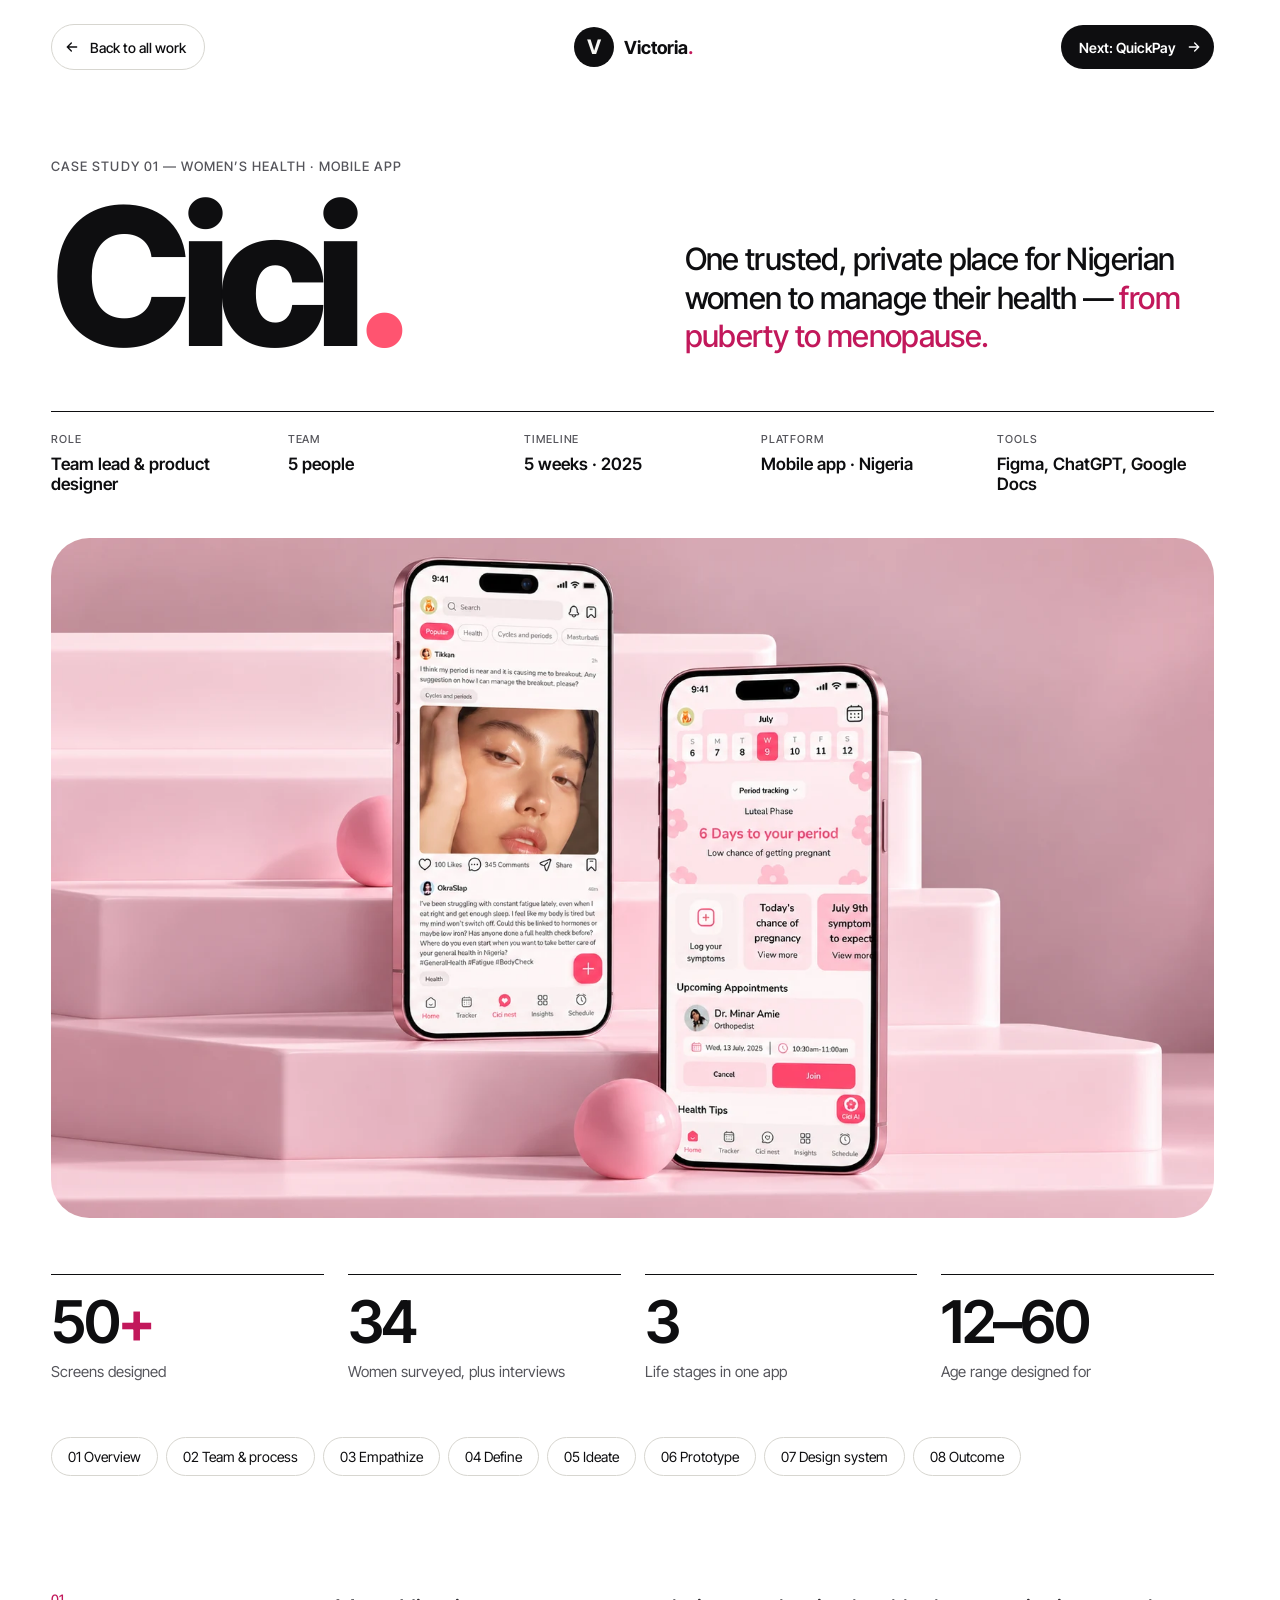
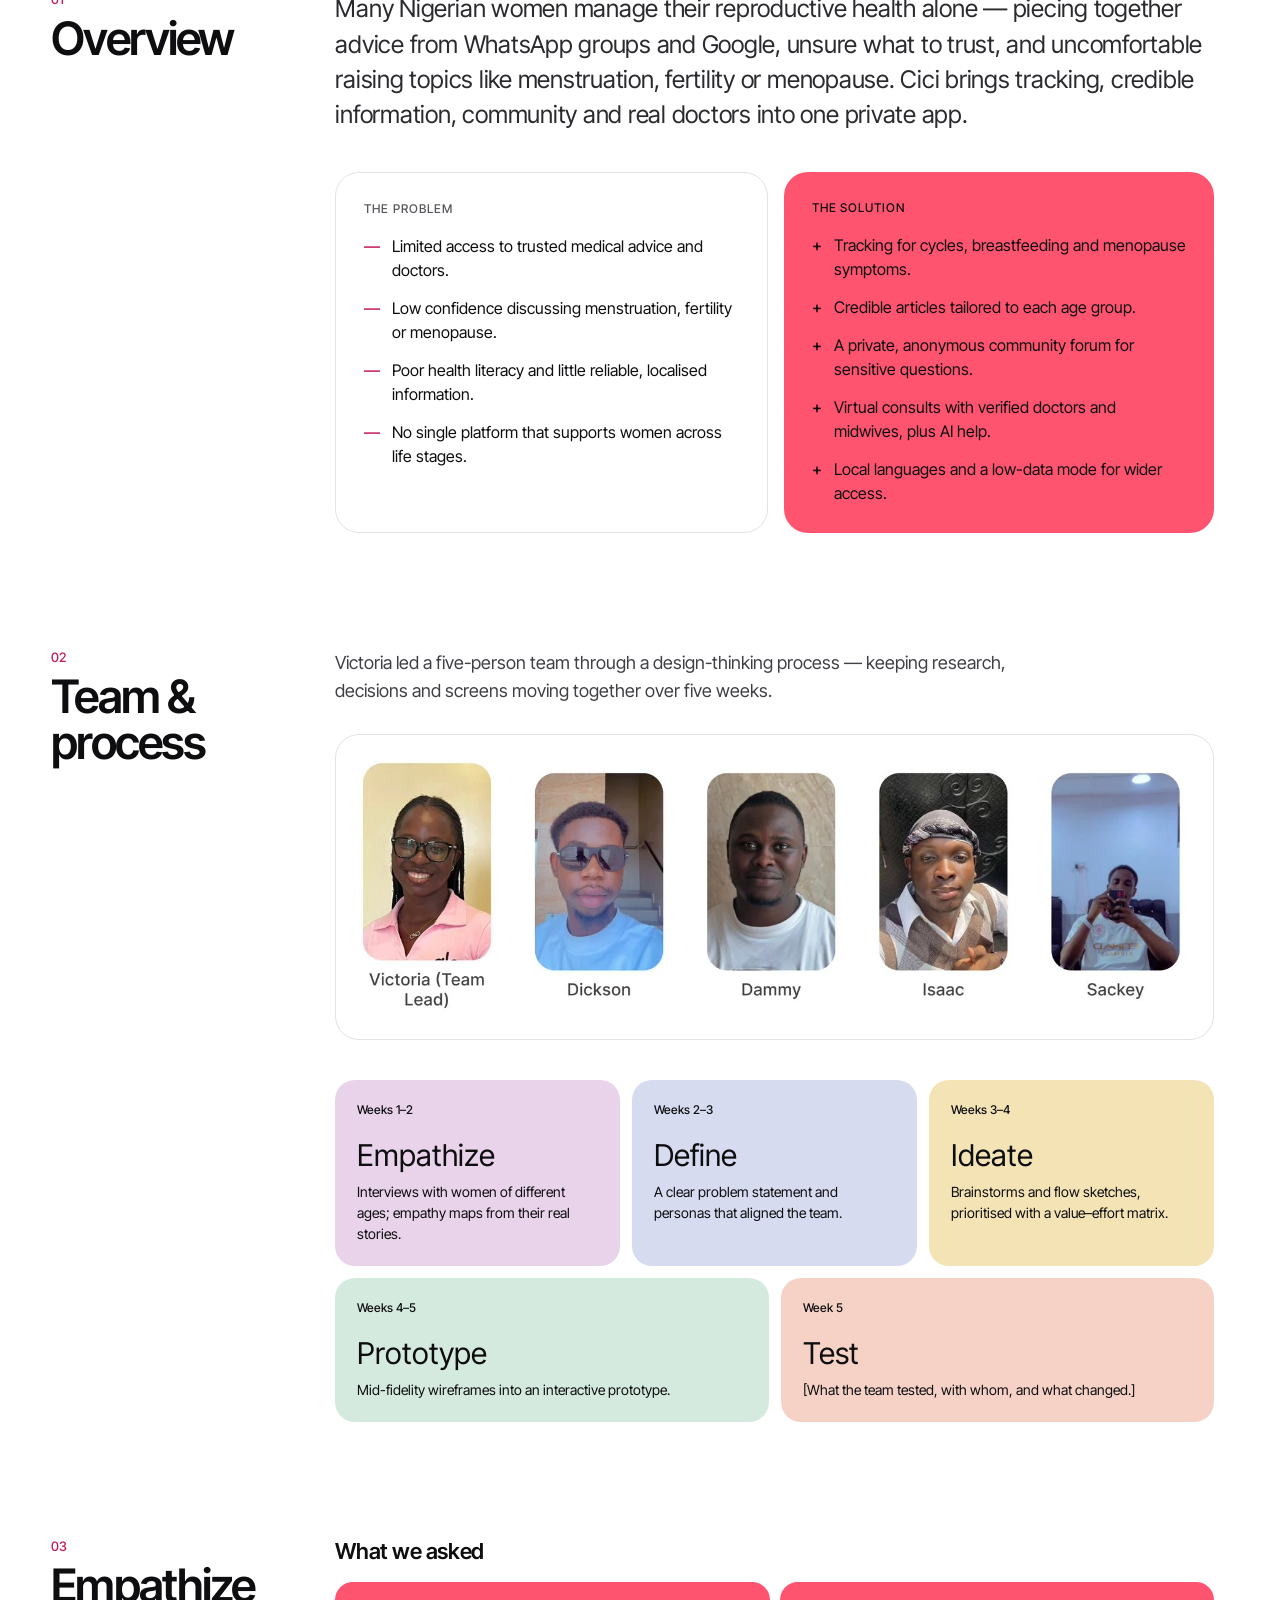
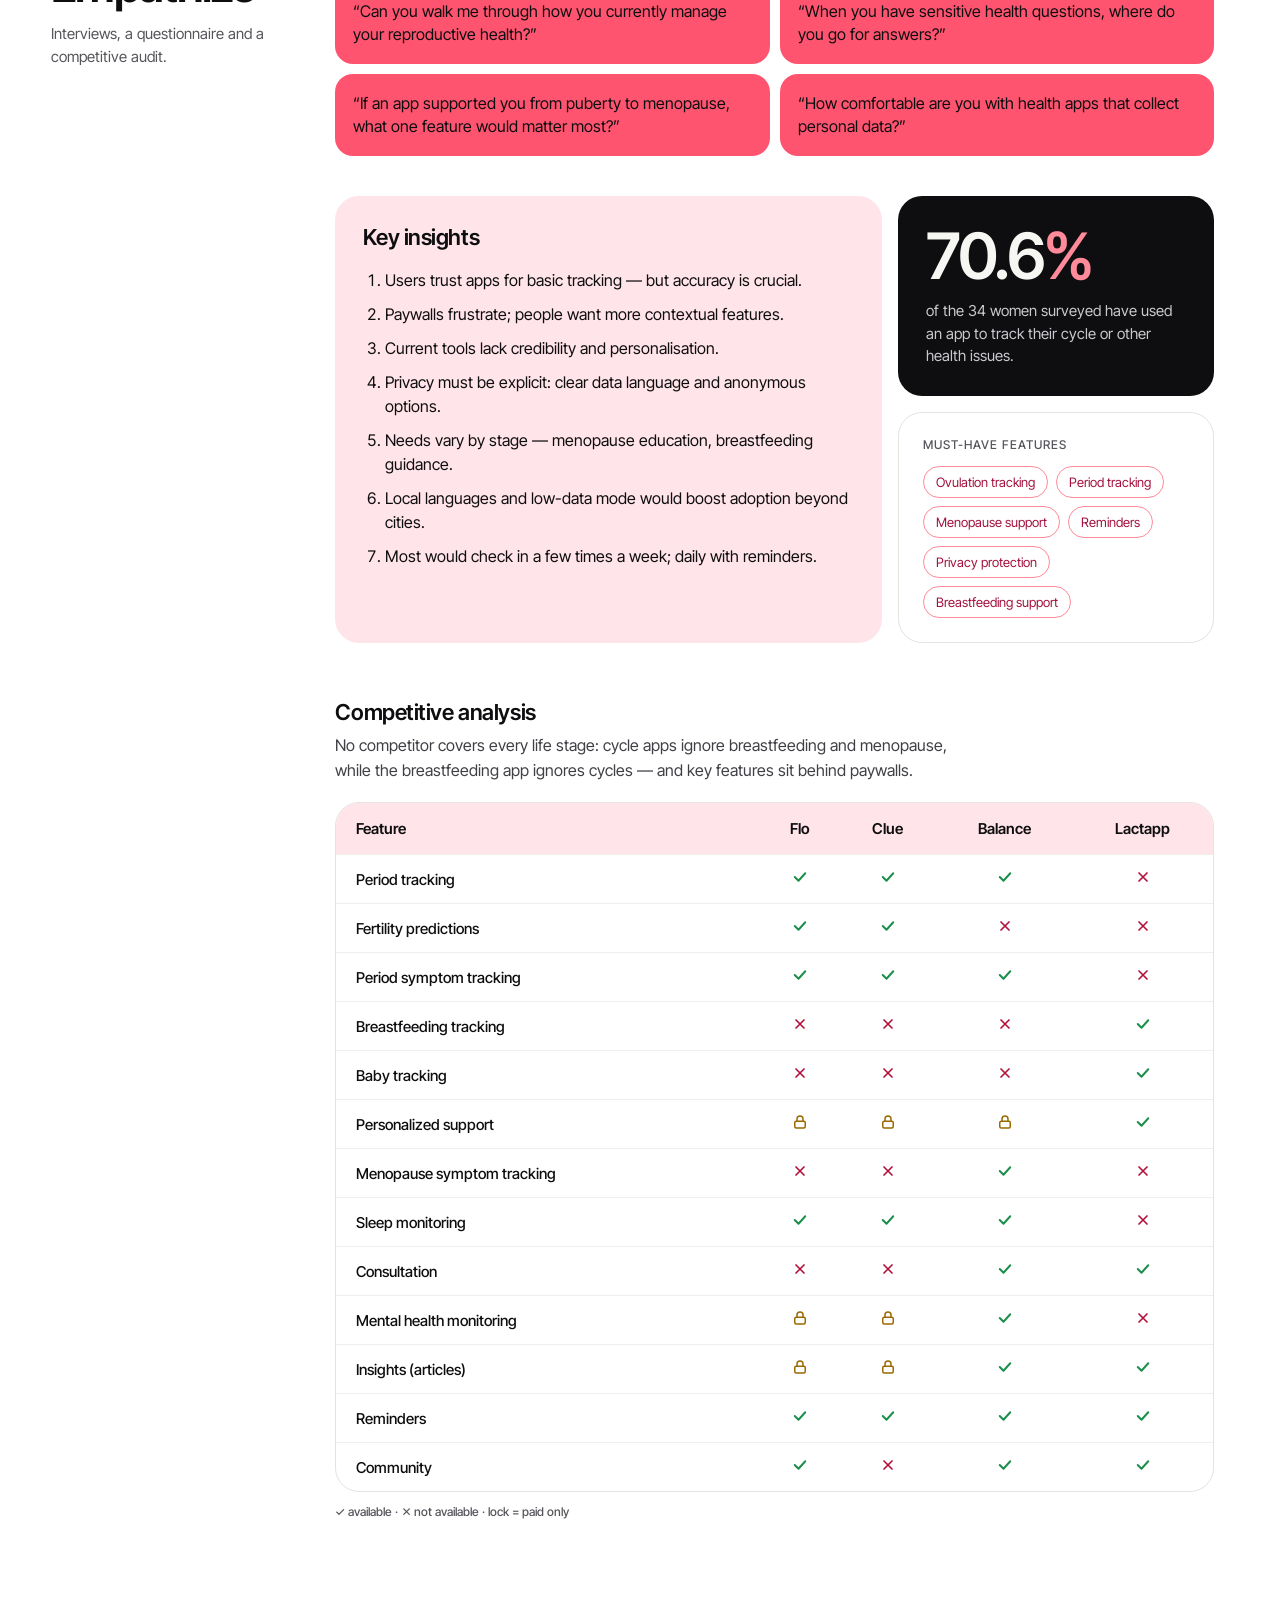
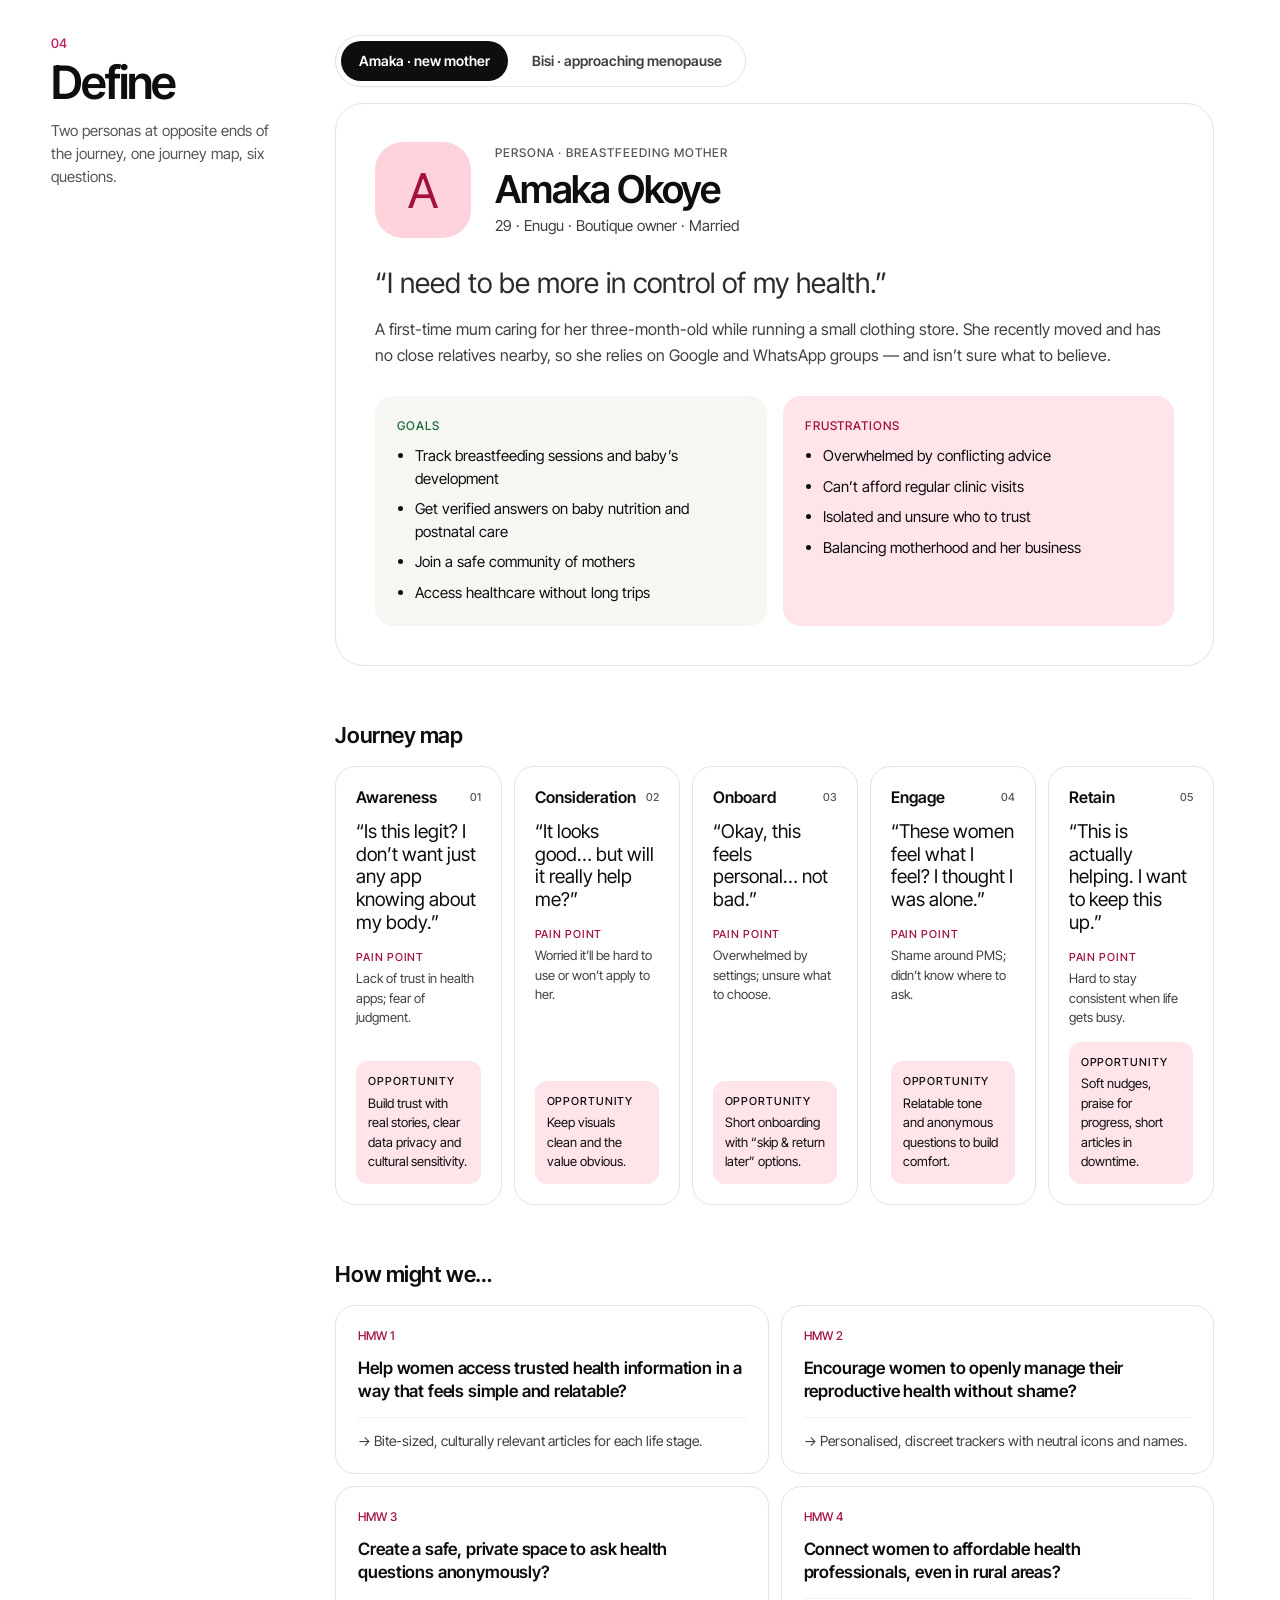
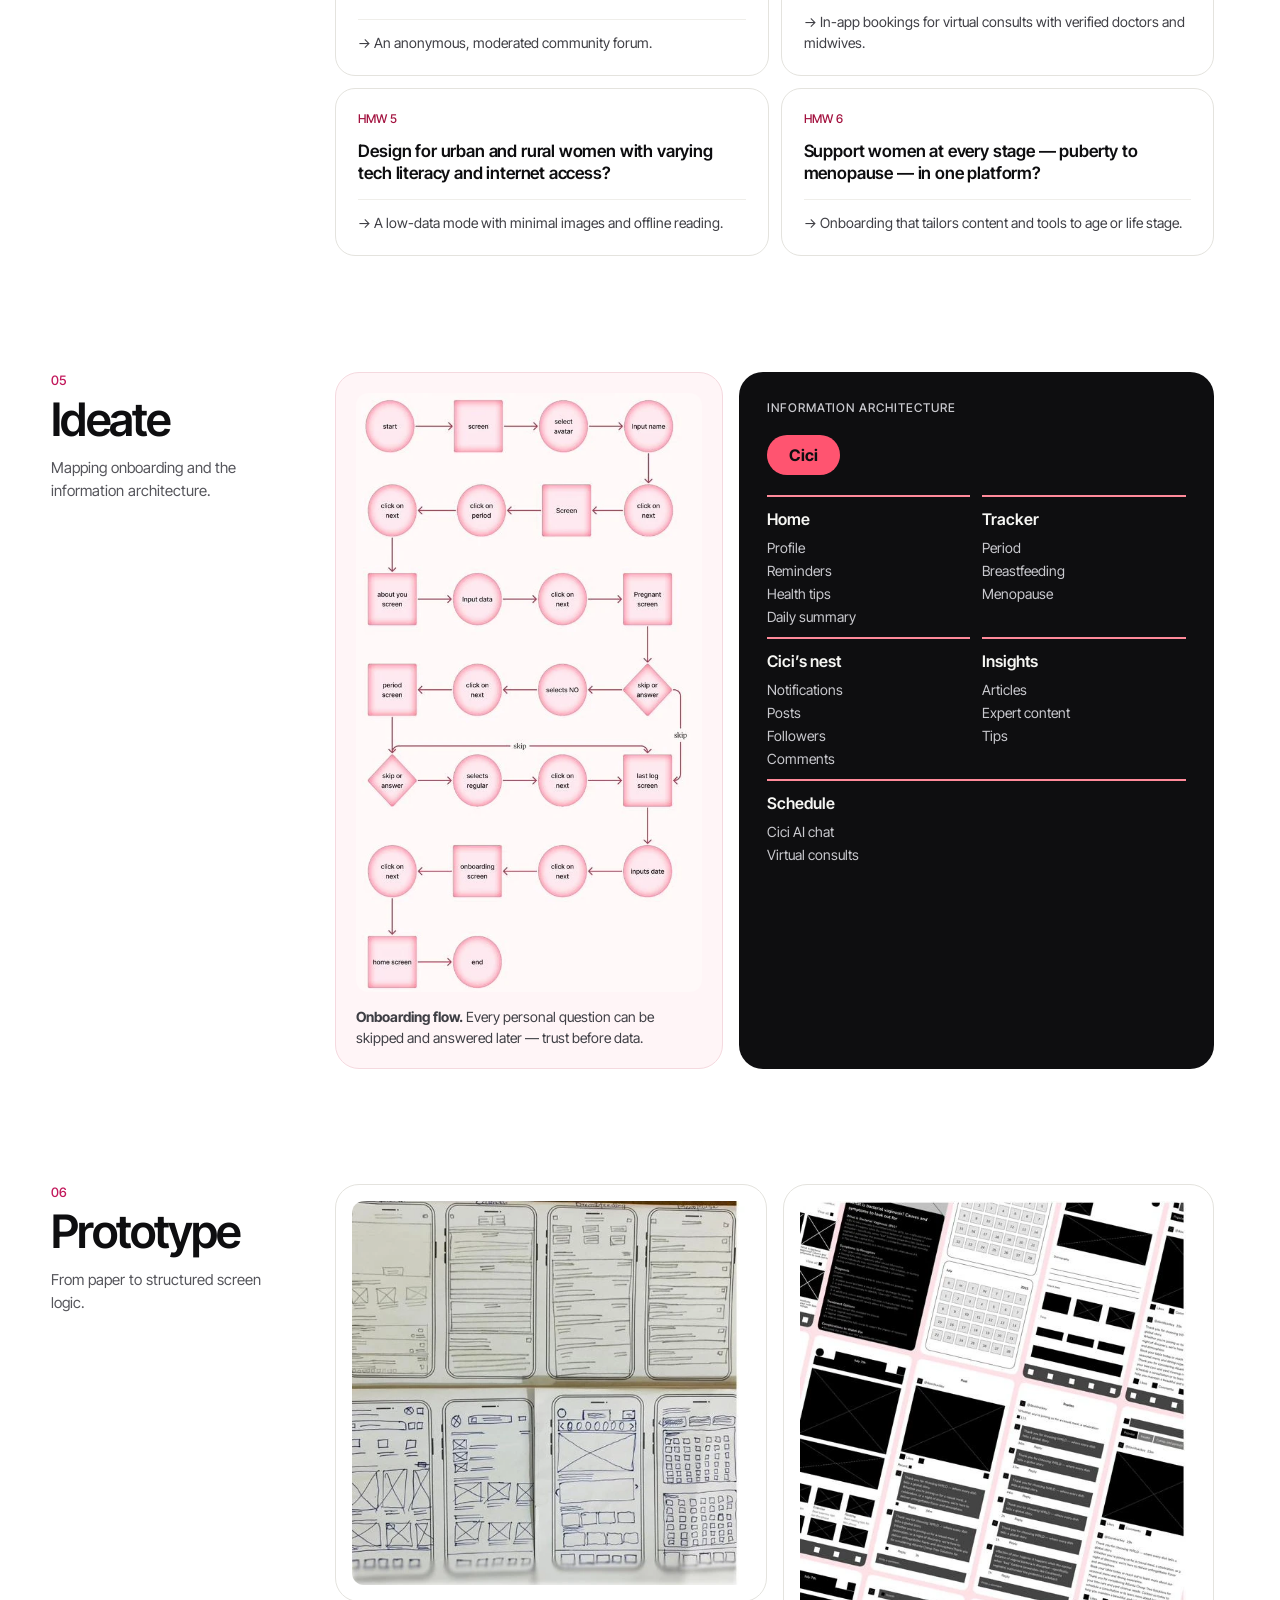
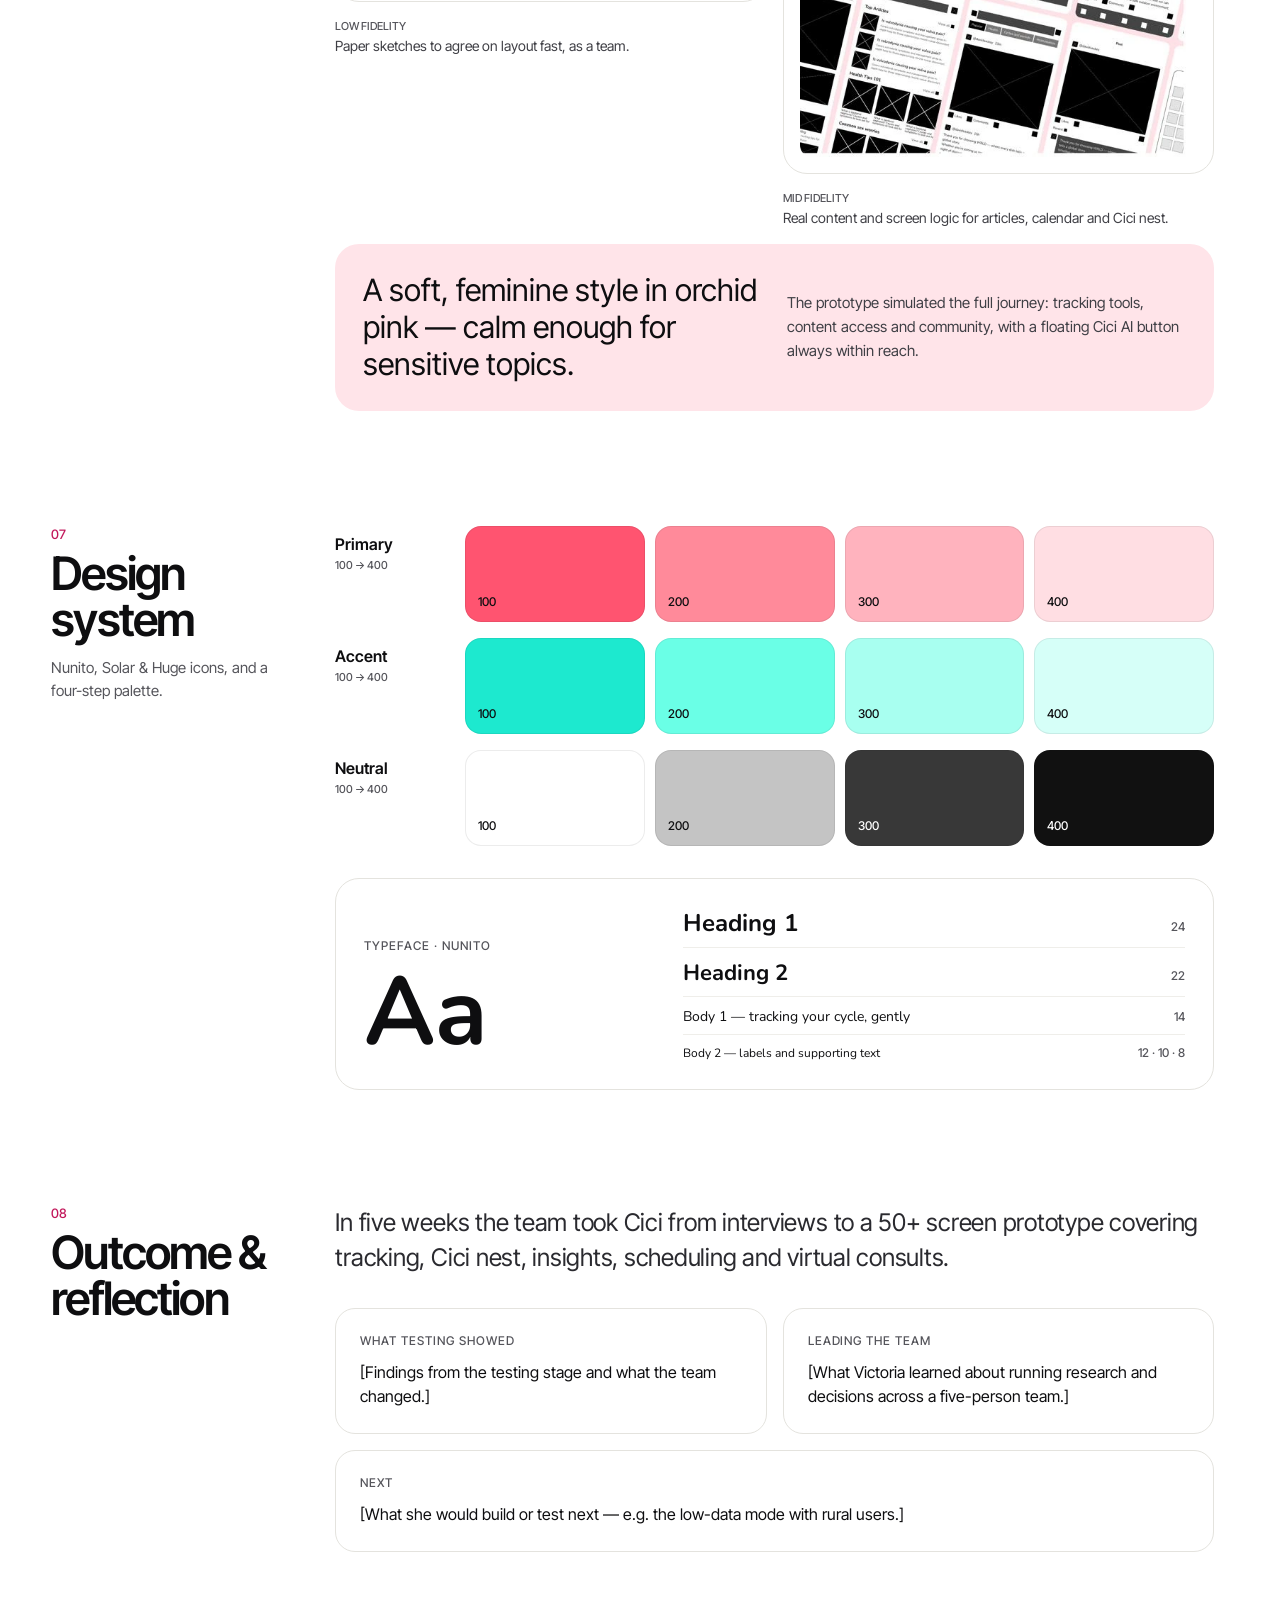
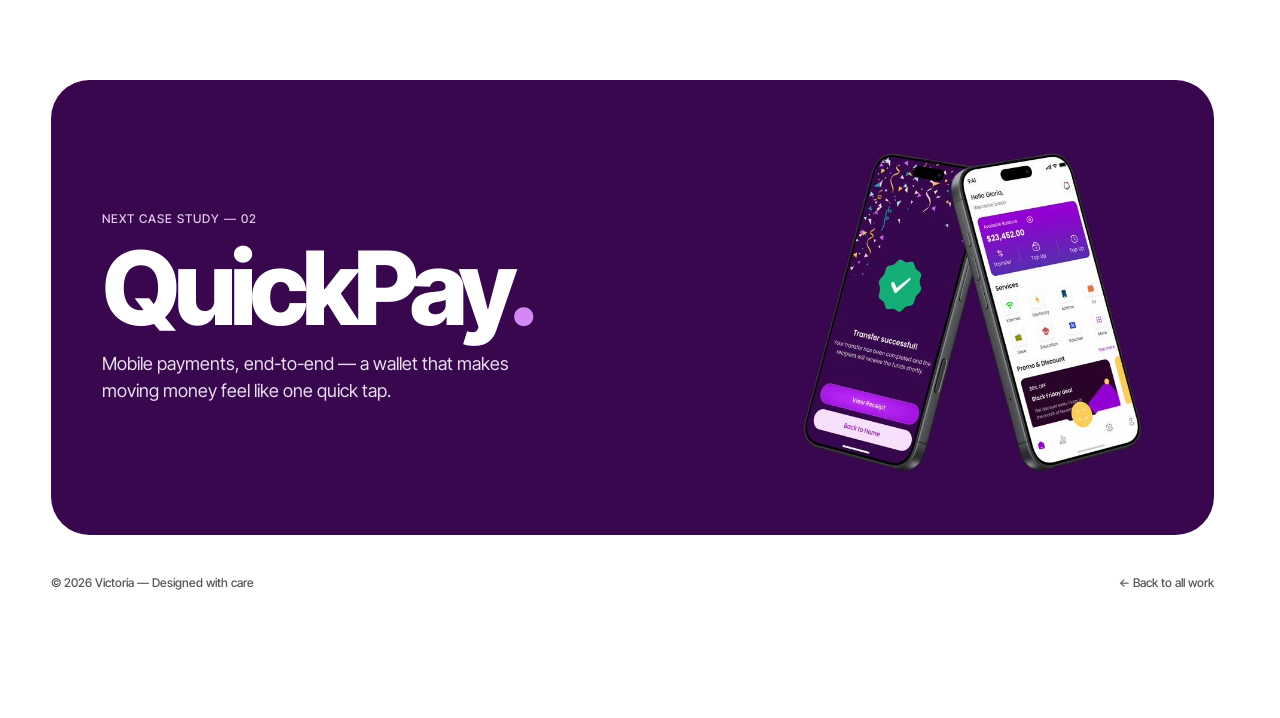
<file: cici.html>
<!doctype html>
<html lang="en">
<head>
<meta charset="utf-8">
<meta name="viewport" content="width=device-width, initial-scale=1, viewport-fit=cover">
<title>Cici — Case study · Victoria</title>
<meta name="description" content="How Victoria led a five-person team to design Cici, a women’s wellness app for Nigerian women from puberty to menopause.">
<meta property="og:title" content="Cici — Case study · Victoria">
<meta property="og:description" content="How Victoria led a five-person team to design Cici, a women’s wellness app for Nigerian women from puberty to menopause.">
<meta property="og:type" content="website">
<meta name="theme-color" content="#FFFFFF">
<link rel="icon" href="favicon.svg" type="image/svg+xml">
<link rel="preconnect" href="https://fonts.googleapis.com">
<link rel="stylesheet" href="https://fonts.googleapis.com/css2?family=Inter+Tight:wght@400;500;600;700;800&amp;family=Nunito:wght@400;700&amp;display=swap">
<style>
body{margin:0;background:#FFFFFF}
a{color:inherit}a:hover{color:inherit}
.it{font-family:inherit;font-style:normal}
.rv{opacity:0;transform:translateY(28px);filter:blur(8px);transition:opacity .9s ease,transform 1s cubic-bezier(.22,1,.36,1),filter .9s ease}
.rv.in{opacity:1;transform:none;filter:blur(0)}
.mono{font-family:'Inter Tight',system-ui,sans-serif;font-weight:500}
.lnk{text-decoration:none;transition:opacity .2s}.lnk:hover{opacity:.6}
.sr{position:absolute;width:1px;height:1px;overflow:hidden;clip:rect(0 0 0 0);white-space:nowrap}
.lift{transition:transform .35s cubic-bezier(.2,.7,.2,1)}.lift:hover{transform:translateY(-4px)}
.scrollx{overflow-x:auto;position:relative}
@keyframes floaty{0%,100%{transform:translateY(0)}50%{transform:translateY(-10px)}}
.floaty{animation:floaty 6s ease-in-out infinite}
@media (prefers-reduced-motion:reduce){.floaty{animation:none}}
</style>
<link rel="stylesheet" href="site.css">
</head>
<body>
<div style="font-family:'Inter Tight',system-ui,sans-serif;color:#0E0E10;background:#FFFFFF;overflow:hidden">

<!-- ============ TOP BAR (shared case-study template) ============ -->
<header style="max-width:1320px;margin:0 auto;padding:24px clamp(20px,4vw,56px);display:flex;flex-wrap:wrap;align-items:center;justify-content:space-between;gap:16px">
  <a href="index.html" class="lnk" style="display:inline-flex;align-items:center;gap:10px;min-height:44px;padding:0 18px 0 12px;border-radius:999px;border:1px solid #D7D6D0;background:#FFFFFF;font-weight:500;font-size:14px">
    <svg aria-hidden="true" width="16" height="16" viewBox="0 0 24 24" fill="none" stroke="currentColor" stroke-width="2" stroke-linecap="round"><path d="M19 12H5M11 6l-6 6 6 6"></path></svg>
    Back to all work
  </a>
  <a href="index.html" class="lnk" style="display:flex;align-items:center;gap:10px;font-weight:700;font-size:18px">
    <span class="it" style="width:40px;height:40px;border-radius:50%;background:#0E0E10;color:#F6F6F3;display:flex;align-items:center;justify-content:center;font-size:20px">V</span>
    <span>Victoria<span style="color:#C2185B">.</span></span>
  </a>
  <a href="quickpay.html" class="lnk" style="display:inline-flex;align-items:center;gap:10px;min-height:44px;padding:0 12px 0 18px;border-radius:999px;background:#0E0E10;color:#FFFFFF;font-weight:600;font-size:14px">
    Next: QuickPay
    <svg aria-hidden="true" width="16" height="16" viewBox="0 0 24 24" fill="none" stroke="currentColor" stroke-width="2" stroke-linecap="round"><path d="M5 12h14M13 6l6 6-6 6"></path></svg>
  </a>
</header>

<!-- ============ HERO ============ -->
<section style="max-width:1320px;margin:0 auto;padding:clamp(32px,5vw,72px) clamp(20px,4vw,56px) 0">
  <p class="mono" style="margin:0;font-size:13px;letter-spacing:.08em;text-transform:uppercase;color:#55555B">Case study 01 — Women’s health · Mobile app</p>
  <div style="display:flex;flex-wrap:wrap;gap:24px 64px;align-items:flex-end;margin-top:24px">
    <h1 style="margin:0;flex:1 1 420px;font-size:clamp(88px,15vw,220px);line-height:.82;letter-spacing:-0.06em;font-weight:800">Cici<span style="color:#FF5470">.</span></h1>
    <p style="margin:0;flex:1 1 380px;font-size:clamp(22px,2.4vw,32px);line-height:1.25;letter-spacing:-0.02em;font-weight:500">One trusted, private place for Nigerian women to manage their health — <span class="it" style="color:#C2185B">from puberty to menopause.</span></p>
  </div>

  <dl style="margin:56px 0 0;display:flex;flex-wrap:wrap;border-top:1px solid #0E0E10">
    <div style="flex:1 1 180px;padding:20px 20px 20px 0"><dt class="mono" style="font-size:11px;letter-spacing:.08em;text-transform:uppercase;color:#55555B">Role</dt><dd style="margin:8px 0 0;font-size:17px;font-weight:600">Team lead &amp; product designer</dd></div>
    <div style="flex:1 1 180px;padding:20px 20px 20px 0"><dt class="mono" style="font-size:11px;letter-spacing:.08em;text-transform:uppercase;color:#55555B">Team</dt><dd style="margin:8px 0 0;font-size:17px;font-weight:600">5 people</dd></div>
    <div style="flex:1 1 180px;padding:20px 20px 20px 0"><dt class="mono" style="font-size:11px;letter-spacing:.08em;text-transform:uppercase;color:#55555B">Timeline</dt><dd style="margin:8px 0 0;font-size:17px;font-weight:600">5 weeks · 2025</dd></div>
    <div style="flex:1 1 180px;padding:20px 20px 20px 0"><dt class="mono" style="font-size:11px;letter-spacing:.08em;text-transform:uppercase;color:#55555B">Platform</dt><dd style="margin:8px 0 0;font-size:17px;font-weight:600">Mobile app · Nigeria</dd></div>
    <div style="flex:1 1 180px;padding:20px 0"><dt class="mono" style="font-size:11px;letter-spacing:.08em;text-transform:uppercase;color:#55555B">Tools</dt><dd style="margin:8px 0 0;font-size:17px;font-weight:600">Figma, ChatGPT, Google Docs</dd></div>
  </dl>

  <div style="margin-top:24px;border-radius:clamp(24px,3vw,40px);background:#FFD3DC;overflow:hidden">
    <img src="cici_showcase.webp" alt="Two pink phones on pastel steps, showing the Cici nest community feed and the period-tracking home screen" style="width:100%;display:block">
  </div>
</section>

<!-- ============ AT A GLANCE ============ -->
<section style="max-width:1320px;margin:0 auto;padding:56px clamp(20px,4vw,56px) 0">
  <div style="display:flex;flex-wrap:wrap;gap:24px">
    <div style="flex:1 1 220px;border-top:1px solid #0E0E10;padding-top:18px"><div style="font-size:clamp(44px,4.6vw,64px);font-weight:600;letter-spacing:-0.04em;line-height:1">50<span style="color:#C2185B">+</span></div><p style="margin:10px 0 0;color:#55555B;font-size:15px">Screens designed</p></div>
    <div style="flex:1 1 220px;border-top:1px solid #0E0E10;padding-top:18px"><div style="font-size:clamp(44px,4.6vw,64px);font-weight:600;letter-spacing:-0.04em;line-height:1">34</div><p style="margin:10px 0 0;color:#55555B;font-size:15px">Women surveyed, plus interviews</p></div>
    <div style="flex:1 1 220px;border-top:1px solid #0E0E10;padding-top:18px"><div style="font-size:clamp(44px,4.6vw,64px);font-weight:600;letter-spacing:-0.04em;line-height:1">3</div><p style="margin:10px 0 0;color:#55555B;font-size:15px">Life stages in one app</p></div>
    <div style="flex:1 1 220px;border-top:1px solid #0E0E10;padding-top:18px"><div style="font-size:clamp(44px,4.6vw,64px);font-weight:600;letter-spacing:-0.04em;line-height:1">12–60</div><p style="margin:10px 0 0;color:#55555B;font-size:15px">Age range designed for</p></div>
  </div>
  <nav aria-label="Chapters" style="margin-top:56px;display:flex;flex-wrap:wrap;gap:8px">
    <a href="#overview" class="lnk" style="padding:10px 16px;border-radius:999px;border:1px solid #D7D6D0;background:#FFFFFF;font-size:14px">01 Overview</a>
    <a href="#team" class="lnk" style="padding:10px 16px;border-radius:999px;border:1px solid #D7D6D0;background:#FFFFFF;font-size:14px">02 Team &amp; process</a>
    <a href="#empathize" class="lnk" style="padding:10px 16px;border-radius:999px;border:1px solid #D7D6D0;background:#FFFFFF;font-size:14px">03 Empathize</a>
    <a href="#define" class="lnk" style="padding:10px 16px;border-radius:999px;border:1px solid #D7D6D0;background:#FFFFFF;font-size:14px">04 Define</a>
    <a href="#ideate" class="lnk" style="padding:10px 16px;border-radius:999px;border:1px solid #D7D6D0;background:#FFFFFF;font-size:14px">05 Ideate</a>
    <a href="#prototype" class="lnk" style="padding:10px 16px;border-radius:999px;border:1px solid #D7D6D0;background:#FFFFFF;font-size:14px">06 Prototype</a>
    <a href="#system" class="lnk" style="padding:10px 16px;border-radius:999px;border:1px solid #D7D6D0;background:#FFFFFF;font-size:14px">07 Design system</a>
    <a href="#outcome" class="lnk" style="padding:10px 16px;border-radius:999px;border:1px solid #D7D6D0;background:#FFFFFF;font-size:14px">08 Outcome</a>
  </nav>
</section>

<!-- ============ 01 OVERVIEW ============ -->
<section id="overview" style="max-width:1320px;margin:0 auto;padding:clamp(80px,9vw,128px) clamp(20px,4vw,56px) 0;display:flex;flex-wrap:wrap;gap:24px 64px">
  <div style="flex:1 1 220px;max-width:300px"><div class="mono" style="font-size:13px;color:#C2185B">01</div><h2 style="margin:8px 0 0;font-size:clamp(36px,3.6vw,52px);letter-spacing:-0.04em;line-height:1;font-weight:600">Overview</h2></div>
  <div style="flex:999 1 640px;min-width:0">
    <p style="margin:0;font-size:clamp(20px,1.9vw,26px);line-height:1.45;letter-spacing:-0.01em;color:#2A2A2F">Many Nigerian women manage their reproductive health alone — piecing together advice from WhatsApp groups and Google, unsure what to trust, and uncomfortable raising topics like menstruation, fertility or menopause. Cici brings tracking, credible information, community and real doctors into one private app.</p>
    <div style="display:flex;flex-wrap:wrap;gap:16px;margin-top:40px">
      <div style="flex:1 1 300px;background:#FFFFFF;border:1px solid #E4E3DE;border-radius:24px;padding:28px">
        <div class="mono" style="font-size:12px;letter-spacing:.08em;text-transform:uppercase;color:#55555B">The problem</div>
        <ul style="margin:18px 0 0;padding:0;list-style:none;display:flex;flex-direction:column;gap:14px;font-size:16px;line-height:1.5">
          <li style="display:flex;gap:12px"><span class="mono" style="color:#C2185B">—</span>Limited access to trusted medical advice and doctors.</li>
          <li style="display:flex;gap:12px"><span class="mono" style="color:#C2185B">—</span>Low confidence discussing menstruation, fertility or menopause.</li>
          <li style="display:flex;gap:12px"><span class="mono" style="color:#C2185B">—</span>Poor health literacy and little reliable, localised information.</li>
          <li style="display:flex;gap:12px"><span class="mono" style="color:#C2185B">—</span>No single platform that supports women across life stages.</li>
        </ul>
      </div>
      <div style="flex:1 1 300px;background:#FF5470;color:#0E0E10;border-radius:24px;padding:28px">
        <div class="mono" style="font-size:12px;letter-spacing:.08em;text-transform:uppercase">The solution</div>
        <ul style="margin:18px 0 0;padding:0;list-style:none;display:flex;flex-direction:column;gap:14px;font-size:16px;line-height:1.5">
          <li style="display:flex;gap:12px"><span class="mono">+</span>Tracking for cycles, breastfeeding and menopause symptoms.</li>
          <li style="display:flex;gap:12px"><span class="mono">+</span>Credible articles tailored to each age group.</li>
          <li style="display:flex;gap:12px"><span class="mono">+</span>A private, anonymous community forum for sensitive questions.</li>
          <li style="display:flex;gap:12px"><span class="mono">+</span>Virtual consults with verified doctors and midwives, plus AI help.</li>
          <li style="display:flex;gap:12px"><span class="mono">+</span>Local languages and a low-data mode for wider access.</li>
        </ul>
      </div>
    </div>
  </div>
</section>

<!-- ============ 02 TEAM & PROCESS ============ -->
<section id="team" style="max-width:1320px;margin:0 auto;padding:clamp(80px,9vw,128px) clamp(20px,4vw,56px) 0;display:flex;flex-wrap:wrap;gap:24px 64px">
  <div style="flex:1 1 220px;max-width:300px"><div class="mono" style="font-size:13px;color:#C2185B">02</div><h2 style="margin:8px 0 0;font-size:clamp(36px,3.6vw,52px);letter-spacing:-0.04em;line-height:1;font-weight:600">Team &amp; <span class="it">process</span></h2></div>
  <div style="flex:999 1 640px;min-width:0">
    <p style="margin:0;font-size:18px;line-height:1.6;color:#3F3F45;max-width:680px">Victoria led a five-person team through a design-thinking process — keeping research, decisions and screens moving together over five weeks.</p>
    <div style="margin-top:28px;background:#FFFFFF;border:1px solid #E4E3DE;border-radius:24px;padding:20px">
      <img src="cici_team.webp" alt="The Cici team: Victoria (team lead), Dickson, Dammy, Isaac and Sackey" style="width:100%;display:block;border-radius:12px">
    </div>
    <ol style="margin:40px 0 0;padding:0;list-style:none;display:flex;flex-wrap:wrap;gap:12px">
      <li class="lift" style="flex:1 1 170px;border-radius:20px;padding:22px;background:#E9D3EA"><div class="mono" style="font-size:12px">Weeks 1–2</div><div class="it" style="font-size:30px;margin-top:20px">Empathize</div><p style="margin:8px 0 0;font-size:14px;line-height:1.5">Interviews with women of different ages; empathy maps from their real stories.</p></li>
      <li class="lift" style="flex:1 1 170px;border-radius:20px;padding:22px;background:#D6DBF0"><div class="mono" style="font-size:12px">Weeks 2–3</div><div class="it" style="font-size:30px;margin-top:20px">Define</div><p style="margin:8px 0 0;font-size:14px;line-height:1.5">A clear problem statement and personas that aligned the team.</p></li>
      <li class="lift" style="flex:1 1 170px;border-radius:20px;padding:22px;background:#F3E3B5"><div class="mono" style="font-size:12px">Weeks 3–4</div><div class="it" style="font-size:30px;margin-top:20px">Ideate</div><p style="margin:8px 0 0;font-size:14px;line-height:1.5">Brainstorms and flow sketches, prioritised with a value–effort matrix.</p></li>
      <li class="lift" style="flex:1 1 170px;border-radius:20px;padding:22px;background:#D5EADF"><div class="mono" style="font-size:12px">Weeks 4–5</div><div class="it" style="font-size:30px;margin-top:20px">Prototype</div><p style="margin:8px 0 0;font-size:14px;line-height:1.5">Mid-fidelity wireframes into an interactive prototype.</p></li>
      <li class="lift" style="flex:1 1 170px;border-radius:20px;padding:22px;background:#F6D2C6"><div class="mono" style="font-size:12px">Week 5</div><div class="it" style="font-size:30px;margin-top:20px">Test</div><p style="margin:8px 0 0;font-size:14px;line-height:1.5">[What the team tested, with whom, and what changed.]</p></li>
    </ol>
  </div>
</section>

<!-- ============ 03 EMPATHIZE ============ -->
<section id="empathize" style="max-width:1320px;margin:0 auto;padding:clamp(80px,9vw,128px) clamp(20px,4vw,56px) 0;display:flex;flex-wrap:wrap;gap:24px 64px">
  <div style="flex:1 1 220px;max-width:300px"><div class="mono" style="font-size:13px;color:#C2185B">03</div><h2 style="margin:8px 0 0;font-size:clamp(36px,3.6vw,52px);letter-spacing:-0.04em;line-height:1;font-weight:600">Empathize</h2><p style="margin:14px 0 0;font-size:15px;line-height:1.55;color:#55555B">Interviews, a questionnaire and a competitive audit.</p></div>
  <div style="flex:999 1 640px;min-width:0">
    <h3 style="margin:0;font-size:22px;letter-spacing:-0.02em;font-weight:600">What we asked</h3>
    <div style="display:flex;flex-wrap:wrap;gap:10px;margin-top:18px">
      <div style="flex:1 1 260px;background:#FF5470;border-radius:18px;padding:18px;font-size:16px;line-height:1.45">“Can you walk me through how you currently manage your reproductive health?”</div>
      <div style="flex:1 1 260px;background:#FF5470;border-radius:18px;padding:18px;font-size:16px;line-height:1.45">“When you have sensitive health questions, where do you go for answers?”</div>
      <div style="flex:1 1 260px;background:#FF5470;border-radius:18px;padding:18px;font-size:16px;line-height:1.45">“If an app supported you from puberty to menopause, what one feature would matter most?”</div>
      <div style="flex:1 1 260px;background:#FF5470;border-radius:18px;padding:18px;font-size:16px;line-height:1.45">“How comfortable are you with health apps that collect personal data?”</div>
    </div>

    <div style="display:flex;flex-wrap:wrap;gap:16px;margin-top:40px">
      <div style="flex:2 1 380px;background:#FFE4E9;border-radius:24px;padding:28px">
        <h3 style="margin:0;font-size:22px;letter-spacing:-0.02em;font-weight:600">Key insights</h3>
        <ol style="margin:18px 0 0;padding-left:22px;display:flex;flex-direction:column;gap:10px;font-size:16px;line-height:1.5">
          <li>Users trust apps for basic tracking — but accuracy is crucial.</li>
          <li>Paywalls frustrate; people want more contextual features.</li>
          <li>Current tools lack credibility and personalisation.</li>
          <li>Privacy must be explicit: clear data language and anonymous options.</li>
          <li>Needs vary by stage — menopause education, breastfeeding guidance.</li>
          <li>Local languages and low-data mode would boost adoption beyond cities.</li>
          <li>Most would check in a few times a week; daily with reminders.</li>
        </ol>
      </div>
      <div style="flex:1 1 260px;display:flex;flex-direction:column;gap:16px">
        <div style="background:#0E0E10;color:#F6F6F3;border-radius:24px;padding:28px;flex:1">
          <div style="font-size:64px;font-weight:600;letter-spacing:-0.04em;line-height:1">70.6<span style="color:#FF8A9A">%</span></div>
          <p style="margin:12px 0 0;font-size:15px;line-height:1.5;color:#C9C9CE">of the 34 women surveyed have used an app to track their cycle or other health issues.</p>
        </div>
        <div style="background:#FFFFFF;border:1px solid #E4E3DE;border-radius:24px;padding:24px">
          <div class="mono" style="font-size:12px;letter-spacing:.08em;text-transform:uppercase;color:#55555B">Must-have features</div>
          <div style="display:flex;flex-wrap:wrap;gap:8px;margin-top:14px">
            <span style="padding:7px 12px;border-radius:999px;border:1px solid #FF8A9A;color:#A3123F;font-size:13px">Ovulation tracking</span>
            <span style="padding:7px 12px;border-radius:999px;border:1px solid #FF8A9A;color:#A3123F;font-size:13px">Period tracking</span>
            <span style="padding:7px 12px;border-radius:999px;border:1px solid #FF8A9A;color:#A3123F;font-size:13px">Menopause support</span>
            <span style="padding:7px 12px;border-radius:999px;border:1px solid #FF8A9A;color:#A3123F;font-size:13px">Reminders</span>
            <span style="padding:7px 12px;border-radius:999px;border:1px solid #FF8A9A;color:#A3123F;font-size:13px">Privacy protection</span>
            <span style="padding:7px 12px;border-radius:999px;border:1px solid #FF8A9A;color:#A3123F;font-size:13px">Breastfeeding support</span>
          </div>
        </div>
      </div>
    </div>

    <h3 style="margin:56px 0 0;font-size:22px;letter-spacing:-0.02em;font-weight:600">Competitive analysis</h3>
    <p style="margin:8px 0 0;font-size:16px;line-height:1.55;color:#3F3F45;max-width:620px">No competitor covers every life stage: cycle apps ignore breastfeeding and menopause, while the breastfeeding app ignores cycles — and key features sit behind paywalls.</p>
    <div class="scrollx" style="margin-top:20px;background:#FFFFFF;border:1px solid #E4E3DE;border-radius:24px">
      <table style="width:100%;min-width:560px;border-collapse:collapse;font-size:15px">
        <thead>
          <tr style="background:#FFE4E9">
            <th scope="col" style="text-align:left;padding:16px 20px;font-weight:600">Feature</th>
            <th scope="col" style="padding:16px 12px;font-weight:600">Flo</th>
            <th scope="col" style="padding:16px 12px;font-weight:600">Clue</th>
            <th scope="col" style="padding:16px 12px;font-weight:600">Balance</th>
            <th scope="col" style="padding:16px 12px;font-weight:600">Lactapp</th>
          </tr>
        </thead>
        <tbody>
          
            <tr style="border-top:1px solid #EFEEEA">
              <th scope="row" style="text-align:left;padding:13px 20px;font-weight:500">Period tracking</th>
              
                <td style="text-align:center;padding:13px 12px">
                  <svg aria-hidden="true" width="18" height="18" viewBox="0 0 24 24" fill="none" stroke="#1A8F4A" stroke-width="2.6" stroke-linecap="round" stroke-linejoin="round"><path d="m5 12 5 5 9-10"></path></svg><span class="sr">Yes</span>
                  
                  
                </td>
              
                <td style="text-align:center;padding:13px 12px">
                  <svg aria-hidden="true" width="18" height="18" viewBox="0 0 24 24" fill="none" stroke="#1A8F4A" stroke-width="2.6" stroke-linecap="round" stroke-linejoin="round"><path d="m5 12 5 5 9-10"></path></svg><span class="sr">Yes</span>
                  
                  
                </td>
              
                <td style="text-align:center;padding:13px 12px">
                  <svg aria-hidden="true" width="18" height="18" viewBox="0 0 24 24" fill="none" stroke="#1A8F4A" stroke-width="2.6" stroke-linecap="round" stroke-linejoin="round"><path d="m5 12 5 5 9-10"></path></svg><span class="sr">Yes</span>
                  
                  
                </td>
              
                <td style="text-align:center;padding:13px 12px">
                  
                  <svg aria-hidden="true" width="16" height="16" viewBox="0 0 24 24" fill="none" stroke="#B3123C" stroke-width="2.6" stroke-linecap="round"><path d="M6 6l12 12M18 6 6 18"></path></svg><span class="sr">No</span>
                  
                </td>
              
            </tr>
          
            <tr style="border-top:1px solid #EFEEEA">
              <th scope="row" style="text-align:left;padding:13px 20px;font-weight:500">Fertility predictions</th>
              
                <td style="text-align:center;padding:13px 12px">
                  <svg aria-hidden="true" width="18" height="18" viewBox="0 0 24 24" fill="none" stroke="#1A8F4A" stroke-width="2.6" stroke-linecap="round" stroke-linejoin="round"><path d="m5 12 5 5 9-10"></path></svg><span class="sr">Yes</span>
                  
                  
                </td>
              
                <td style="text-align:center;padding:13px 12px">
                  <svg aria-hidden="true" width="18" height="18" viewBox="0 0 24 24" fill="none" stroke="#1A8F4A" stroke-width="2.6" stroke-linecap="round" stroke-linejoin="round"><path d="m5 12 5 5 9-10"></path></svg><span class="sr">Yes</span>
                  
                  
                </td>
              
                <td style="text-align:center;padding:13px 12px">
                  
                  <svg aria-hidden="true" width="16" height="16" viewBox="0 0 24 24" fill="none" stroke="#B3123C" stroke-width="2.6" stroke-linecap="round"><path d="M6 6l12 12M18 6 6 18"></path></svg><span class="sr">No</span>
                  
                </td>
              
                <td style="text-align:center;padding:13px 12px">
                  
                  <svg aria-hidden="true" width="16" height="16" viewBox="0 0 24 24" fill="none" stroke="#B3123C" stroke-width="2.6" stroke-linecap="round"><path d="M6 6l12 12M18 6 6 18"></path></svg><span class="sr">No</span>
                  
                </td>
              
            </tr>
          
            <tr style="border-top:1px solid #EFEEEA">
              <th scope="row" style="text-align:left;padding:13px 20px;font-weight:500">Period symptom tracking</th>
              
                <td style="text-align:center;padding:13px 12px">
                  <svg aria-hidden="true" width="18" height="18" viewBox="0 0 24 24" fill="none" stroke="#1A8F4A" stroke-width="2.6" stroke-linecap="round" stroke-linejoin="round"><path d="m5 12 5 5 9-10"></path></svg><span class="sr">Yes</span>
                  
                  
                </td>
              
                <td style="text-align:center;padding:13px 12px">
                  <svg aria-hidden="true" width="18" height="18" viewBox="0 0 24 24" fill="none" stroke="#1A8F4A" stroke-width="2.6" stroke-linecap="round" stroke-linejoin="round"><path d="m5 12 5 5 9-10"></path></svg><span class="sr">Yes</span>
                  
                  
                </td>
              
                <td style="text-align:center;padding:13px 12px">
                  <svg aria-hidden="true" width="18" height="18" viewBox="0 0 24 24" fill="none" stroke="#1A8F4A" stroke-width="2.6" stroke-linecap="round" stroke-linejoin="round"><path d="m5 12 5 5 9-10"></path></svg><span class="sr">Yes</span>
                  
                  
                </td>
              
                <td style="text-align:center;padding:13px 12px">
                  
                  <svg aria-hidden="true" width="16" height="16" viewBox="0 0 24 24" fill="none" stroke="#B3123C" stroke-width="2.6" stroke-linecap="round"><path d="M6 6l12 12M18 6 6 18"></path></svg><span class="sr">No</span>
                  
                </td>
              
            </tr>
          
            <tr style="border-top:1px solid #EFEEEA">
              <th scope="row" style="text-align:left;padding:13px 20px;font-weight:500">Breastfeeding tracking</th>
              
                <td style="text-align:center;padding:13px 12px">
                  
                  <svg aria-hidden="true" width="16" height="16" viewBox="0 0 24 24" fill="none" stroke="#B3123C" stroke-width="2.6" stroke-linecap="round"><path d="M6 6l12 12M18 6 6 18"></path></svg><span class="sr">No</span>
                  
                </td>
              
                <td style="text-align:center;padding:13px 12px">
                  
                  <svg aria-hidden="true" width="16" height="16" viewBox="0 0 24 24" fill="none" stroke="#B3123C" stroke-width="2.6" stroke-linecap="round"><path d="M6 6l12 12M18 6 6 18"></path></svg><span class="sr">No</span>
                  
                </td>
              
                <td style="text-align:center;padding:13px 12px">
                  
                  <svg aria-hidden="true" width="16" height="16" viewBox="0 0 24 24" fill="none" stroke="#B3123C" stroke-width="2.6" stroke-linecap="round"><path d="M6 6l12 12M18 6 6 18"></path></svg><span class="sr">No</span>
                  
                </td>
              
                <td style="text-align:center;padding:13px 12px">
                  <svg aria-hidden="true" width="18" height="18" viewBox="0 0 24 24" fill="none" stroke="#1A8F4A" stroke-width="2.6" stroke-linecap="round" stroke-linejoin="round"><path d="m5 12 5 5 9-10"></path></svg><span class="sr">Yes</span>
                  
                  
                </td>
              
            </tr>
          
            <tr style="border-top:1px solid #EFEEEA">
              <th scope="row" style="text-align:left;padding:13px 20px;font-weight:500">Baby tracking</th>
              
                <td style="text-align:center;padding:13px 12px">
                  
                  <svg aria-hidden="true" width="16" height="16" viewBox="0 0 24 24" fill="none" stroke="#B3123C" stroke-width="2.6" stroke-linecap="round"><path d="M6 6l12 12M18 6 6 18"></path></svg><span class="sr">No</span>
                  
                </td>
              
                <td style="text-align:center;padding:13px 12px">
                  
                  <svg aria-hidden="true" width="16" height="16" viewBox="0 0 24 24" fill="none" stroke="#B3123C" stroke-width="2.6" stroke-linecap="round"><path d="M6 6l12 12M18 6 6 18"></path></svg><span class="sr">No</span>
                  
                </td>
              
                <td style="text-align:center;padding:13px 12px">
                  
                  <svg aria-hidden="true" width="16" height="16" viewBox="0 0 24 24" fill="none" stroke="#B3123C" stroke-width="2.6" stroke-linecap="round"><path d="M6 6l12 12M18 6 6 18"></path></svg><span class="sr">No</span>
                  
                </td>
              
                <td style="text-align:center;padding:13px 12px">
                  <svg aria-hidden="true" width="18" height="18" viewBox="0 0 24 24" fill="none" stroke="#1A8F4A" stroke-width="2.6" stroke-linecap="round" stroke-linejoin="round"><path d="m5 12 5 5 9-10"></path></svg><span class="sr">Yes</span>
                  
                  
                </td>
              
            </tr>
          
            <tr style="border-top:1px solid #EFEEEA">
              <th scope="row" style="text-align:left;padding:13px 20px;font-weight:500">Personalized support</th>
              
                <td style="text-align:center;padding:13px 12px">
                  
                  
                  <svg aria-hidden="true" width="18" height="18" viewBox="0 0 24 24" fill="none" stroke="#9A6A00" stroke-width="2"><rect x="5" y="11" width="14" height="9" rx="2"></rect><path d="M8 11V8a4 4 0 0 1 8 0v3"></path></svg><span class="sr">Paid only</span>
                </td>
              
                <td style="text-align:center;padding:13px 12px">
                  
                  
                  <svg aria-hidden="true" width="18" height="18" viewBox="0 0 24 24" fill="none" stroke="#9A6A00" stroke-width="2"><rect x="5" y="11" width="14" height="9" rx="2"></rect><path d="M8 11V8a4 4 0 0 1 8 0v3"></path></svg><span class="sr">Paid only</span>
                </td>
              
                <td style="text-align:center;padding:13px 12px">
                  
                  
                  <svg aria-hidden="true" width="18" height="18" viewBox="0 0 24 24" fill="none" stroke="#9A6A00" stroke-width="2"><rect x="5" y="11" width="14" height="9" rx="2"></rect><path d="M8 11V8a4 4 0 0 1 8 0v3"></path></svg><span class="sr">Paid only</span>
                </td>
              
                <td style="text-align:center;padding:13px 12px">
                  <svg aria-hidden="true" width="18" height="18" viewBox="0 0 24 24" fill="none" stroke="#1A8F4A" stroke-width="2.6" stroke-linecap="round" stroke-linejoin="round"><path d="m5 12 5 5 9-10"></path></svg><span class="sr">Yes</span>
                  
                  
                </td>
              
            </tr>
          
            <tr style="border-top:1px solid #EFEEEA">
              <th scope="row" style="text-align:left;padding:13px 20px;font-weight:500">Menopause symptom tracking</th>
              
                <td style="text-align:center;padding:13px 12px">
                  
                  <svg aria-hidden="true" width="16" height="16" viewBox="0 0 24 24" fill="none" stroke="#B3123C" stroke-width="2.6" stroke-linecap="round"><path d="M6 6l12 12M18 6 6 18"></path></svg><span class="sr">No</span>
                  
                </td>
              
                <td style="text-align:center;padding:13px 12px">
                  
                  <svg aria-hidden="true" width="16" height="16" viewBox="0 0 24 24" fill="none" stroke="#B3123C" stroke-width="2.6" stroke-linecap="round"><path d="M6 6l12 12M18 6 6 18"></path></svg><span class="sr">No</span>
                  
                </td>
              
                <td style="text-align:center;padding:13px 12px">
                  <svg aria-hidden="true" width="18" height="18" viewBox="0 0 24 24" fill="none" stroke="#1A8F4A" stroke-width="2.6" stroke-linecap="round" stroke-linejoin="round"><path d="m5 12 5 5 9-10"></path></svg><span class="sr">Yes</span>
                  
                  
                </td>
              
                <td style="text-align:center;padding:13px 12px">
                  
                  <svg aria-hidden="true" width="16" height="16" viewBox="0 0 24 24" fill="none" stroke="#B3123C" stroke-width="2.6" stroke-linecap="round"><path d="M6 6l12 12M18 6 6 18"></path></svg><span class="sr">No</span>
                  
                </td>
              
            </tr>
          
            <tr style="border-top:1px solid #EFEEEA">
              <th scope="row" style="text-align:left;padding:13px 20px;font-weight:500">Sleep monitoring</th>
              
                <td style="text-align:center;padding:13px 12px">
                  <svg aria-hidden="true" width="18" height="18" viewBox="0 0 24 24" fill="none" stroke="#1A8F4A" stroke-width="2.6" stroke-linecap="round" stroke-linejoin="round"><path d="m5 12 5 5 9-10"></path></svg><span class="sr">Yes</span>
                  
                  
                </td>
              
                <td style="text-align:center;padding:13px 12px">
                  <svg aria-hidden="true" width="18" height="18" viewBox="0 0 24 24" fill="none" stroke="#1A8F4A" stroke-width="2.6" stroke-linecap="round" stroke-linejoin="round"><path d="m5 12 5 5 9-10"></path></svg><span class="sr">Yes</span>
                  
                  
                </td>
              
                <td style="text-align:center;padding:13px 12px">
                  <svg aria-hidden="true" width="18" height="18" viewBox="0 0 24 24" fill="none" stroke="#1A8F4A" stroke-width="2.6" stroke-linecap="round" stroke-linejoin="round"><path d="m5 12 5 5 9-10"></path></svg><span class="sr">Yes</span>
                  
                  
                </td>
              
                <td style="text-align:center;padding:13px 12px">
                  
                  <svg aria-hidden="true" width="16" height="16" viewBox="0 0 24 24" fill="none" stroke="#B3123C" stroke-width="2.6" stroke-linecap="round"><path d="M6 6l12 12M18 6 6 18"></path></svg><span class="sr">No</span>
                  
                </td>
              
            </tr>
          
            <tr style="border-top:1px solid #EFEEEA">
              <th scope="row" style="text-align:left;padding:13px 20px;font-weight:500">Consultation</th>
              
                <td style="text-align:center;padding:13px 12px">
                  
                  <svg aria-hidden="true" width="16" height="16" viewBox="0 0 24 24" fill="none" stroke="#B3123C" stroke-width="2.6" stroke-linecap="round"><path d="M6 6l12 12M18 6 6 18"></path></svg><span class="sr">No</span>
                  
                </td>
              
                <td style="text-align:center;padding:13px 12px">
                  
                  <svg aria-hidden="true" width="16" height="16" viewBox="0 0 24 24" fill="none" stroke="#B3123C" stroke-width="2.6" stroke-linecap="round"><path d="M6 6l12 12M18 6 6 18"></path></svg><span class="sr">No</span>
                  
                </td>
              
                <td style="text-align:center;padding:13px 12px">
                  <svg aria-hidden="true" width="18" height="18" viewBox="0 0 24 24" fill="none" stroke="#1A8F4A" stroke-width="2.6" stroke-linecap="round" stroke-linejoin="round"><path d="m5 12 5 5 9-10"></path></svg><span class="sr">Yes</span>
                  
                  
                </td>
              
                <td style="text-align:center;padding:13px 12px">
                  <svg aria-hidden="true" width="18" height="18" viewBox="0 0 24 24" fill="none" stroke="#1A8F4A" stroke-width="2.6" stroke-linecap="round" stroke-linejoin="round"><path d="m5 12 5 5 9-10"></path></svg><span class="sr">Yes</span>
                  
                  
                </td>
              
            </tr>
          
            <tr style="border-top:1px solid #EFEEEA">
              <th scope="row" style="text-align:left;padding:13px 20px;font-weight:500">Mental health monitoring</th>
              
                <td style="text-align:center;padding:13px 12px">
                  
                  
                  <svg aria-hidden="true" width="18" height="18" viewBox="0 0 24 24" fill="none" stroke="#9A6A00" stroke-width="2"><rect x="5" y="11" width="14" height="9" rx="2"></rect><path d="M8 11V8a4 4 0 0 1 8 0v3"></path></svg><span class="sr">Paid only</span>
                </td>
              
                <td style="text-align:center;padding:13px 12px">
                  
                  
                  <svg aria-hidden="true" width="18" height="18" viewBox="0 0 24 24" fill="none" stroke="#9A6A00" stroke-width="2"><rect x="5" y="11" width="14" height="9" rx="2"></rect><path d="M8 11V8a4 4 0 0 1 8 0v3"></path></svg><span class="sr">Paid only</span>
                </td>
              
                <td style="text-align:center;padding:13px 12px">
                  <svg aria-hidden="true" width="18" height="18" viewBox="0 0 24 24" fill="none" stroke="#1A8F4A" stroke-width="2.6" stroke-linecap="round" stroke-linejoin="round"><path d="m5 12 5 5 9-10"></path></svg><span class="sr">Yes</span>
                  
                  
                </td>
              
                <td style="text-align:center;padding:13px 12px">
                  
                  <svg aria-hidden="true" width="16" height="16" viewBox="0 0 24 24" fill="none" stroke="#B3123C" stroke-width="2.6" stroke-linecap="round"><path d="M6 6l12 12M18 6 6 18"></path></svg><span class="sr">No</span>
                  
                </td>
              
            </tr>
          
            <tr style="border-top:1px solid #EFEEEA">
              <th scope="row" style="text-align:left;padding:13px 20px;font-weight:500">Insights (articles)</th>
              
                <td style="text-align:center;padding:13px 12px">
                  
                  
                  <svg aria-hidden="true" width="18" height="18" viewBox="0 0 24 24" fill="none" stroke="#9A6A00" stroke-width="2"><rect x="5" y="11" width="14" height="9" rx="2"></rect><path d="M8 11V8a4 4 0 0 1 8 0v3"></path></svg><span class="sr">Paid only</span>
                </td>
              
                <td style="text-align:center;padding:13px 12px">
                  
                  
                  <svg aria-hidden="true" width="18" height="18" viewBox="0 0 24 24" fill="none" stroke="#9A6A00" stroke-width="2"><rect x="5" y="11" width="14" height="9" rx="2"></rect><path d="M8 11V8a4 4 0 0 1 8 0v3"></path></svg><span class="sr">Paid only</span>
                </td>
              
                <td style="text-align:center;padding:13px 12px">
                  <svg aria-hidden="true" width="18" height="18" viewBox="0 0 24 24" fill="none" stroke="#1A8F4A" stroke-width="2.6" stroke-linecap="round" stroke-linejoin="round"><path d="m5 12 5 5 9-10"></path></svg><span class="sr">Yes</span>
                  
                  
                </td>
              
                <td style="text-align:center;padding:13px 12px">
                  <svg aria-hidden="true" width="18" height="18" viewBox="0 0 24 24" fill="none" stroke="#1A8F4A" stroke-width="2.6" stroke-linecap="round" stroke-linejoin="round"><path d="m5 12 5 5 9-10"></path></svg><span class="sr">Yes</span>
                  
                  
                </td>
              
            </tr>
          
            <tr style="border-top:1px solid #EFEEEA">
              <th scope="row" style="text-align:left;padding:13px 20px;font-weight:500">Reminders</th>
              
                <td style="text-align:center;padding:13px 12px">
                  <svg aria-hidden="true" width="18" height="18" viewBox="0 0 24 24" fill="none" stroke="#1A8F4A" stroke-width="2.6" stroke-linecap="round" stroke-linejoin="round"><path d="m5 12 5 5 9-10"></path></svg><span class="sr">Yes</span>
                  
                  
                </td>
              
                <td style="text-align:center;padding:13px 12px">
                  <svg aria-hidden="true" width="18" height="18" viewBox="0 0 24 24" fill="none" stroke="#1A8F4A" stroke-width="2.6" stroke-linecap="round" stroke-linejoin="round"><path d="m5 12 5 5 9-10"></path></svg><span class="sr">Yes</span>
                  
                  
                </td>
              
                <td style="text-align:center;padding:13px 12px">
                  <svg aria-hidden="true" width="18" height="18" viewBox="0 0 24 24" fill="none" stroke="#1A8F4A" stroke-width="2.6" stroke-linecap="round" stroke-linejoin="round"><path d="m5 12 5 5 9-10"></path></svg><span class="sr">Yes</span>
                  
                  
                </td>
              
                <td style="text-align:center;padding:13px 12px">
                  <svg aria-hidden="true" width="18" height="18" viewBox="0 0 24 24" fill="none" stroke="#1A8F4A" stroke-width="2.6" stroke-linecap="round" stroke-linejoin="round"><path d="m5 12 5 5 9-10"></path></svg><span class="sr">Yes</span>
                  
                  
                </td>
              
            </tr>
          
            <tr style="border-top:1px solid #EFEEEA">
              <th scope="row" style="text-align:left;padding:13px 20px;font-weight:500">Community</th>
              
                <td style="text-align:center;padding:13px 12px">
                  <svg aria-hidden="true" width="18" height="18" viewBox="0 0 24 24" fill="none" stroke="#1A8F4A" stroke-width="2.6" stroke-linecap="round" stroke-linejoin="round"><path d="m5 12 5 5 9-10"></path></svg><span class="sr">Yes</span>
                  
                  
                </td>
              
                <td style="text-align:center;padding:13px 12px">
                  
                  <svg aria-hidden="true" width="16" height="16" viewBox="0 0 24 24" fill="none" stroke="#B3123C" stroke-width="2.6" stroke-linecap="round"><path d="M6 6l12 12M18 6 6 18"></path></svg><span class="sr">No</span>
                  
                </td>
              
                <td style="text-align:center;padding:13px 12px">
                  <svg aria-hidden="true" width="18" height="18" viewBox="0 0 24 24" fill="none" stroke="#1A8F4A" stroke-width="2.6" stroke-linecap="round" stroke-linejoin="round"><path d="m5 12 5 5 9-10"></path></svg><span class="sr">Yes</span>
                  
                  
                </td>
              
                <td style="text-align:center;padding:13px 12px">
                  <svg aria-hidden="true" width="18" height="18" viewBox="0 0 24 24" fill="none" stroke="#1A8F4A" stroke-width="2.6" stroke-linecap="round" stroke-linejoin="round"><path d="m5 12 5 5 9-10"></path></svg><span class="sr">Yes</span>
                  
                  
                </td>
              
            </tr>
          
        </tbody>
      </table>
    </div>
    <p class="mono" style="margin:12px 0 0;font-size:12px;color:#55555B">✓ available · ✕ not available · lock = paid only</p>
  </div>
</section>

<!-- ============ 04 DEFINE ============ -->
<section id="define" style="max-width:1320px;margin:0 auto;padding:clamp(80px,9vw,128px) clamp(20px,4vw,56px) 0;display:flex;flex-wrap:wrap;gap:24px 64px">
  <div style="flex:1 1 220px;max-width:300px"><div class="mono" style="font-size:13px;color:#C2185B">04</div><h2 style="margin:8px 0 0;font-size:clamp(36px,3.6vw,52px);letter-spacing:-0.04em;line-height:1;font-weight:600">Define</h2><p style="margin:14px 0 0;font-size:15px;line-height:1.55;color:#55555B">Two personas at opposite ends of the journey, one journey map, six questions.</p></div>
  <div style="flex:999 1 640px;min-width:0">
    <div role="group" aria-label="Choose a persona" style="display:inline-flex;gap:6px;background:#FFFFFF;border:1px solid #E4E3DE;border-radius:999px;padding:5px">
      
        <button type="button" class="ftab" data-act="persona:0" data-ptab="0" aria-pressed="true" style="min-height:40px;padding:0 18px;border:0;border-radius:999px;font:600 14px 'Inter Tight',sans-serif;cursor:pointer">Amaka · new mother</button>
      
        <button type="button" class="ftab" data-act="persona:1" data-ptab="1" aria-pressed="false" style="min-height:40px;padding:0 18px;border:0;border-radius:999px;font:600 14px 'Inter Tight',sans-serif;cursor:pointer">Bisi · approaching menopause</button>
      
    </div>
<div data-persona="0">    <div style="margin-top:16px;background:#FFFFFF;border:1px solid #E4E3DE;border-radius:28px;padding:clamp(24px,3vw,40px)">
      <div style="display:flex;flex-wrap:wrap;gap:24px;align-items:center">
        <div aria-hidden="true" class="it" style="width:96px;height:96px;border-radius:28px;background:#FFD3DC;display:flex;align-items:center;justify-content:center;font-size:48px;color:#A3123F">A</div>
        <div style="flex:1 1 280px">
          <div class="mono" style="font-size:12px;letter-spacing:.08em;text-transform:uppercase;color:#55555B">Persona · Breastfeeding mother</div>
          <div style="font-size:clamp(28px,3vw,40px);font-weight:600;letter-spacing:-0.03em;margin-top:6px">Amaka Okoye</div>
          <div style="font-size:15px;color:#3F3F45;margin-top:4px">29 · Enugu · Boutique owner · Married</div>
        </div>
      </div>
      <p class="it" style="margin:28px 0 0;font-size:clamp(22px,2.2vw,30px);line-height:1.25;color:#2A2A2F">“I need to be more in control of my health.”</p>
      <p style="margin:16px 0 0;font-size:16px;line-height:1.6;color:#3F3F45">A first-time mum caring for her three-month-old while running a small clothing store. She recently moved and has no close relatives nearby, so she relies on Google and WhatsApp groups — and isn’t sure what to believe.</p>
      <div style="display:flex;flex-wrap:wrap;gap:16px;margin-top:28px">
        <div style="flex:1 1 260px;background:#F6F6F3;border-radius:18px;padding:22px">
          <div class="mono" style="font-size:12px;letter-spacing:.08em;text-transform:uppercase;color:#1A6A3A">Goals</div>
          <ul style="margin:12px 0 0;padding-left:18px;display:flex;flex-direction:column;gap:8px;font-size:15px;line-height:1.5">
            <li>Track breastfeeding sessions and baby’s development</li><li>Get verified answers on baby nutrition and postnatal care</li><li>Join a safe community of mothers</li><li>Access healthcare without long trips</li>
          </ul>
        </div>
        <div style="flex:1 1 260px;background:#FFE4E9;border-radius:18px;padding:22px">
          <div class="mono" style="font-size:12px;letter-spacing:.08em;text-transform:uppercase;color:#A3123F">Frustrations</div>
          <ul style="margin:12px 0 0;padding-left:18px;display:flex;flex-direction:column;gap:8px;font-size:15px;line-height:1.5">
            <li>Overwhelmed by conflicting advice</li><li>Can’t afford regular clinic visits</li><li>Isolated and unsure who to trust</li><li>Balancing motherhood and her business</li>
          </ul>
        </div>
      </div>
    </div></div><div data-persona="1" hidden>    <div style="margin-top:16px;background:#FFFFFF;border:1px solid #E4E3DE;border-radius:28px;padding:clamp(24px,3vw,40px)">
      <div style="display:flex;flex-wrap:wrap;gap:24px;align-items:center">
        <div aria-hidden="true" class="it" style="width:96px;height:96px;border-radius:28px;background:#FFD3DC;display:flex;align-items:center;justify-content:center;font-size:48px;color:#A3123F">B</div>
        <div style="flex:1 1 280px">
          <div class="mono" style="font-size:12px;letter-spacing:.08em;text-transform:uppercase;color:#55555B">Persona · Woman approaching menopause</div>
          <div style="font-size:clamp(28px,3vw,40px);font-weight:600;letter-spacing:-0.03em;margin-top:6px">Bisi Adebayo</div>
          <div style="font-size:15px;color:#3F3F45;margin-top:4px">48 · Ibadan · Public school teacher · Married, grown children</div>
        </div>
      </div>
      <p class="it" style="margin:28px 0 0;font-size:clamp(22px,2.2vw,30px);line-height:1.25;color:#2A2A2F">“Am I starting menopause, or is this just stress?”</p>
      <p style="margin:16px 0 0;font-size:16px;line-height:1.6;color:#3F3F45">Bisi has started experiencing irregular periods, hot flashes and mood swings, but brushes them off as work stress. She values privacy and feels talking about these changes publicly is taboo.</p>
      <div style="display:flex;flex-wrap:wrap;gap:16px;margin-top:28px">
        <div style="flex:1 1 260px;background:#F6F6F3;border-radius:18px;padding:22px">
          <div class="mono" style="font-size:12px;letter-spacing:.08em;text-transform:uppercase;color:#1A6A3A">Goals</div>
          <ul style="margin:12px 0 0;padding-left:18px;display:flex;flex-direction:column;gap:8px;font-size:15px;line-height:1.5">
            <li>Learn about menopause from reliable sources</li><li>Track symptoms to understand her body</li><li>Get medical support without visiting hospitals</li><li>Find others going through the same changes</li>
          </ul>
        </div>
        <div style="flex:1 1 260px;background:#FFE4E9;border-radius:18px;padding:22px">
          <div class="mono" style="font-size:12px;letter-spacing:.08em;text-transform:uppercase;color:#A3123F">Frustrations</div>
          <ul style="margin:12px 0 0;padding-left:18px;display:flex;flex-direction:column;gap:8px;font-size:15px;line-height:1.5">
            <li>Feels neglected by society at her age</li><li>Doesn’t understand what’s happening and fears judgment</li><li>Few local resources on menopause</li><li>Doesn’t want to talk to male doctors</li>
          </ul>
        </div>
      </div>
    </div></div>

    <h3 style="margin:56px 0 0;font-size:22px;letter-spacing:-0.02em;font-weight:600">Journey map</h3>
    <div class="scrollx" style="margin-top:18px">
      <div style="display:flex;gap:12px;min-width:860px">
        
          <div style="flex:1 1 0;background:#FFFFFF;border:1px solid #E4E3DE;border-radius:20px;padding:20px;display:flex;flex-direction:column;gap:14px">
            <div style="display:flex;justify-content:space-between;align-items:center"><span style="font-weight:600;font-size:16px">Awareness</span><span class="mono" style="font-size:11px;color:#55555B">01</span></div>
            <p class="it" style="margin:0;font-size:19px;line-height:1.2">“Is this legit? I don’t want just any app knowing about my body.”</p>
            <div style="font-size:13px;line-height:1.5;color:#3F3F45"><span class="mono" style="display:block;font-size:11px;letter-spacing:.08em;text-transform:uppercase;color:#A3123F;margin-bottom:4px">Pain point</span>Lack of trust in health apps; fear of judgment.</div>
            <div style="margin-top:auto;font-size:13px;line-height:1.5;background:#FFE4E9;border-radius:12px;padding:12px"><span class="mono" style="display:block;font-size:11px;letter-spacing:.08em;text-transform:uppercase;margin-bottom:4px">Opportunity</span>Build trust with real stories, clear data privacy and cultural sensitivity.</div>
          </div>
        
          <div style="flex:1 1 0;background:#FFFFFF;border:1px solid #E4E3DE;border-radius:20px;padding:20px;display:flex;flex-direction:column;gap:14px">
            <div style="display:flex;justify-content:space-between;align-items:center"><span style="font-weight:600;font-size:16px">Consideration</span><span class="mono" style="font-size:11px;color:#55555B">02</span></div>
            <p class="it" style="margin:0;font-size:19px;line-height:1.2">“It looks good… but will it really help me?”</p>
            <div style="font-size:13px;line-height:1.5;color:#3F3F45"><span class="mono" style="display:block;font-size:11px;letter-spacing:.08em;text-transform:uppercase;color:#A3123F;margin-bottom:4px">Pain point</span>Worried it’ll be hard to use or won’t apply to her.</div>
            <div style="margin-top:auto;font-size:13px;line-height:1.5;background:#FFE4E9;border-radius:12px;padding:12px"><span class="mono" style="display:block;font-size:11px;letter-spacing:.08em;text-transform:uppercase;margin-bottom:4px">Opportunity</span>Keep visuals clean and the value obvious.</div>
          </div>
        
          <div style="flex:1 1 0;background:#FFFFFF;border:1px solid #E4E3DE;border-radius:20px;padding:20px;display:flex;flex-direction:column;gap:14px">
            <div style="display:flex;justify-content:space-between;align-items:center"><span style="font-weight:600;font-size:16px">Onboard</span><span class="mono" style="font-size:11px;color:#55555B">03</span></div>
            <p class="it" style="margin:0;font-size:19px;line-height:1.2">“Okay, this feels personal… not bad.”</p>
            <div style="font-size:13px;line-height:1.5;color:#3F3F45"><span class="mono" style="display:block;font-size:11px;letter-spacing:.08em;text-transform:uppercase;color:#A3123F;margin-bottom:4px">Pain point</span>Overwhelmed by settings; unsure what to choose.</div>
            <div style="margin-top:auto;font-size:13px;line-height:1.5;background:#FFE4E9;border-radius:12px;padding:12px"><span class="mono" style="display:block;font-size:11px;letter-spacing:.08em;text-transform:uppercase;margin-bottom:4px">Opportunity</span>Short onboarding with “skip & return later” options.</div>
          </div>
        
          <div style="flex:1 1 0;background:#FFFFFF;border:1px solid #E4E3DE;border-radius:20px;padding:20px;display:flex;flex-direction:column;gap:14px">
            <div style="display:flex;justify-content:space-between;align-items:center"><span style="font-weight:600;font-size:16px">Engage</span><span class="mono" style="font-size:11px;color:#55555B">04</span></div>
            <p class="it" style="margin:0;font-size:19px;line-height:1.2">“These women feel what I feel? I thought I was alone.”</p>
            <div style="font-size:13px;line-height:1.5;color:#3F3F45"><span class="mono" style="display:block;font-size:11px;letter-spacing:.08em;text-transform:uppercase;color:#A3123F;margin-bottom:4px">Pain point</span>Shame around PMS; didn’t know where to ask.</div>
            <div style="margin-top:auto;font-size:13px;line-height:1.5;background:#FFE4E9;border-radius:12px;padding:12px"><span class="mono" style="display:block;font-size:11px;letter-spacing:.08em;text-transform:uppercase;margin-bottom:4px">Opportunity</span>Relatable tone and anonymous questions to build comfort.</div>
          </div>
        
          <div style="flex:1 1 0;background:#FFFFFF;border:1px solid #E4E3DE;border-radius:20px;padding:20px;display:flex;flex-direction:column;gap:14px">
            <div style="display:flex;justify-content:space-between;align-items:center"><span style="font-weight:600;font-size:16px">Retain</span><span class="mono" style="font-size:11px;color:#55555B">05</span></div>
            <p class="it" style="margin:0;font-size:19px;line-height:1.2">“This is actually helping. I want to keep this up.”</p>
            <div style="font-size:13px;line-height:1.5;color:#3F3F45"><span class="mono" style="display:block;font-size:11px;letter-spacing:.08em;text-transform:uppercase;color:#A3123F;margin-bottom:4px">Pain point</span>Hard to stay consistent when life gets busy.</div>
            <div style="margin-top:auto;font-size:13px;line-height:1.5;background:#FFE4E9;border-radius:12px;padding:12px"><span class="mono" style="display:block;font-size:11px;letter-spacing:.08em;text-transform:uppercase;margin-bottom:4px">Opportunity</span>Soft nudges, praise for progress, short articles in downtime.</div>
          </div>
        
      </div>
    </div>

    <h3 style="margin:56px 0 0;font-size:22px;letter-spacing:-0.02em;font-weight:600">How might we…</h3>
    <div style="display:flex;flex-wrap:wrap;gap:12px;margin-top:18px">
      
        <div class="lift" style="flex:1 1 260px;background:#FFFFFF;border:1px solid #E4E3DE;border-radius:20px;padding:22px;display:flex;flex-direction:column;gap:14px">
          <span class="mono" style="font-size:12px;color:#A3123F">HMW 1</span>
          <p style="margin:0;font-size:17px;line-height:1.35;font-weight:600;letter-spacing:-0.01em">Help women access trusted health information in a way that feels simple and relatable?</p>
          <p style="margin:auto 0 0;font-size:14px;line-height:1.5;color:#3F3F45;border-top:1px solid #EFEEEA;padding-top:12px">→ Bite-sized, culturally relevant articles for each life stage.</p>
        </div>
      
        <div class="lift" style="flex:1 1 260px;background:#FFFFFF;border:1px solid #E4E3DE;border-radius:20px;padding:22px;display:flex;flex-direction:column;gap:14px">
          <span class="mono" style="font-size:12px;color:#A3123F">HMW 2</span>
          <p style="margin:0;font-size:17px;line-height:1.35;font-weight:600;letter-spacing:-0.01em">Encourage women to openly manage their reproductive health without shame?</p>
          <p style="margin:auto 0 0;font-size:14px;line-height:1.5;color:#3F3F45;border-top:1px solid #EFEEEA;padding-top:12px">→ Personalised, discreet trackers with neutral icons and names.</p>
        </div>
      
        <div class="lift" style="flex:1 1 260px;background:#FFFFFF;border:1px solid #E4E3DE;border-radius:20px;padding:22px;display:flex;flex-direction:column;gap:14px">
          <span class="mono" style="font-size:12px;color:#A3123F">HMW 3</span>
          <p style="margin:0;font-size:17px;line-height:1.35;font-weight:600;letter-spacing:-0.01em">Create a safe, private space to ask health questions anonymously?</p>
          <p style="margin:auto 0 0;font-size:14px;line-height:1.5;color:#3F3F45;border-top:1px solid #EFEEEA;padding-top:12px">→ An anonymous, moderated community forum.</p>
        </div>
      
        <div class="lift" style="flex:1 1 260px;background:#FFFFFF;border:1px solid #E4E3DE;border-radius:20px;padding:22px;display:flex;flex-direction:column;gap:14px">
          <span class="mono" style="font-size:12px;color:#A3123F">HMW 4</span>
          <p style="margin:0;font-size:17px;line-height:1.35;font-weight:600;letter-spacing:-0.01em">Connect women to affordable health professionals, even in rural areas?</p>
          <p style="margin:auto 0 0;font-size:14px;line-height:1.5;color:#3F3F45;border-top:1px solid #EFEEEA;padding-top:12px">→ In-app bookings for virtual consults with verified doctors and midwives.</p>
        </div>
      
        <div class="lift" style="flex:1 1 260px;background:#FFFFFF;border:1px solid #E4E3DE;border-radius:20px;padding:22px;display:flex;flex-direction:column;gap:14px">
          <span class="mono" style="font-size:12px;color:#A3123F">HMW 5</span>
          <p style="margin:0;font-size:17px;line-height:1.35;font-weight:600;letter-spacing:-0.01em">Design for urban and rural women with varying tech literacy and internet access?</p>
          <p style="margin:auto 0 0;font-size:14px;line-height:1.5;color:#3F3F45;border-top:1px solid #EFEEEA;padding-top:12px">→ A low-data mode with minimal images and offline reading.</p>
        </div>
      
        <div class="lift" style="flex:1 1 260px;background:#FFFFFF;border:1px solid #E4E3DE;border-radius:20px;padding:22px;display:flex;flex-direction:column;gap:14px">
          <span class="mono" style="font-size:12px;color:#A3123F">HMW 6</span>
          <p style="margin:0;font-size:17px;line-height:1.35;font-weight:600;letter-spacing:-0.01em">Support women at every stage — puberty to menopause — in one platform?</p>
          <p style="margin:auto 0 0;font-size:14px;line-height:1.5;color:#3F3F45;border-top:1px solid #EFEEEA;padding-top:12px">→ Onboarding that tailors content and tools to age or life stage.</p>
        </div>
      
    </div>
  </div>
</section>

<!-- ============ 05 IDEATE ============ -->
<section id="ideate" style="max-width:1320px;margin:0 auto;padding:clamp(80px,9vw,128px) clamp(20px,4vw,56px) 0;display:flex;flex-wrap:wrap;gap:24px 64px">
  <div style="flex:1 1 220px;max-width:300px"><div class="mono" style="font-size:13px;color:#C2185B">05</div><h2 style="margin:8px 0 0;font-size:clamp(36px,3.6vw,52px);letter-spacing:-0.04em;line-height:1;font-weight:600">Ideate</h2><p style="margin:14px 0 0;font-size:15px;line-height:1.55;color:#55555B">Mapping onboarding and the information architecture.</p></div>
  <div style="flex:999 1 640px;min-width:0;display:flex;flex-wrap:wrap;gap:16px">
    <figure style="flex:1 1 300px;margin:0;background:#FFF5F7;border:1px solid #F5D9DF;border-radius:24px;padding:20px">
      <img src="cici_flow.webp" alt="User flow from first launch through avatar, name, life-stage and last-period questions to the home screen, with skip paths" style="width:100%;display:block;border-radius:12px">
      <figcaption style="margin-top:14px;font-size:14px;line-height:1.5;color:#3F3F45"><strong>Onboarding flow.</strong> Every personal question can be skipped and answered later — trust before data.</figcaption>
    </figure>
    <div style="flex:1.3 1 360px;min-width:0;background:#0E0E10;color:#F6F6F3;border-radius:24px;padding:28px">
      <div class="mono" style="font-size:12px;letter-spacing:.08em;text-transform:uppercase;color:#C9C9CE">Information architecture</div>
      <div style="margin-top:20px;display:inline-block;padding:10px 22px;border-radius:999px;background:#FF5470;color:#0E0E10;font-weight:700">Cici</div>
      <div style="display:flex;flex-wrap:wrap;gap:12px;margin-top:20px">
        
          <div style="flex:1 1 140px;border-top:2px solid #FF8A9A;padding-top:12px">
            <div style="font-weight:600;font-size:16px">Home</div>
            <ul style="margin:10px 0 0;padding:0;list-style:none;display:flex;flex-direction:column;gap:6px;font-size:14px;color:#C9C9CE">
              <li>Profile</li><li>Reminders</li><li>Health tips</li><li>Daily summary</li>
            </ul>
          </div>
        
          <div style="flex:1 1 140px;border-top:2px solid #FF8A9A;padding-top:12px">
            <div style="font-weight:600;font-size:16px">Tracker</div>
            <ul style="margin:10px 0 0;padding:0;list-style:none;display:flex;flex-direction:column;gap:6px;font-size:14px;color:#C9C9CE">
              <li>Period</li><li>Breastfeeding</li><li>Menopause</li>
            </ul>
          </div>
        
          <div style="flex:1 1 140px;border-top:2px solid #FF8A9A;padding-top:12px">
            <div style="font-weight:600;font-size:16px">Cici’s nest</div>
            <ul style="margin:10px 0 0;padding:0;list-style:none;display:flex;flex-direction:column;gap:6px;font-size:14px;color:#C9C9CE">
              <li>Notifications</li><li>Posts</li><li>Followers</li><li>Comments</li>
            </ul>
          </div>
        
          <div style="flex:1 1 140px;border-top:2px solid #FF8A9A;padding-top:12px">
            <div style="font-weight:600;font-size:16px">Insights</div>
            <ul style="margin:10px 0 0;padding:0;list-style:none;display:flex;flex-direction:column;gap:6px;font-size:14px;color:#C9C9CE">
              <li>Articles</li><li>Expert content</li><li>Tips</li>
            </ul>
          </div>
        
          <div style="flex:1 1 140px;border-top:2px solid #FF8A9A;padding-top:12px">
            <div style="font-weight:600;font-size:16px">Schedule</div>
            <ul style="margin:10px 0 0;padding:0;list-style:none;display:flex;flex-direction:column;gap:6px;font-size:14px;color:#C9C9CE">
              <li>Cici AI chat</li><li>Virtual consults</li>
            </ul>
          </div>
        
      </div>
    </div>
  </div>
</section>

<!-- ============ 06 PROTOTYPE ============ -->
<section id="prototype" style="max-width:1320px;margin:0 auto;padding:clamp(80px,9vw,128px) clamp(20px,4vw,56px) 0;display:flex;flex-wrap:wrap;gap:24px 64px">
  <div style="flex:1 1 220px;max-width:300px"><div class="mono" style="font-size:13px;color:#C2185B">06</div><h2 style="margin:8px 0 0;font-size:clamp(36px,3.6vw,52px);letter-spacing:-0.04em;line-height:1;font-weight:600">Prototype</h2><p style="margin:14px 0 0;font-size:15px;line-height:1.55;color:#55555B">From paper to structured screen logic.</p></div>
  <div style="flex:999 1 640px;min-width:0;display:flex;flex-wrap:wrap;gap:16px">
    <figure style="flex:1 1 300px;margin:0">
      <div style="background:#FFFFFF;border:1px solid #E4E3DE;border-radius:24px;padding:16px"><img src="cici_lofi.webp" alt="Hand-drawn low-fidelity wireframes of calendar, breastfeeding and menopause screens" style="width:100%;display:block;border-radius:12px"></div>
      <figcaption style="margin-top:12px;font-size:14px;line-height:1.5;color:#3F3F45"><span class="mono" style="font-size:11px;color:#55555B">LOW FIDELITY</span><br>Paper sketches to agree on layout fast, as a team.</figcaption>
    </figure>
    <figure style="flex:1 1 300px;margin:0">
      <div style="background:#FFFFFF;border:1px solid #E4E3DE;border-radius:24px;padding:16px"><img src="cici_midfi.webp" alt="Mid-fidelity wireframes of articles, calendar, community posts and replies" style="width:100%;display:block;border-radius:12px"></div>
      <figcaption style="margin-top:12px;font-size:14px;line-height:1.5;color:#3F3F45"><span class="mono" style="font-size:11px;color:#55555B">MID FIDELITY</span><br>Real content and screen logic for articles, calendar and Cici nest.</figcaption>
    </figure>
    <div style="flex:1 1 100%;background:#FFE4E9;border-radius:24px;padding:28px;display:flex;flex-wrap:wrap;gap:24px;align-items:center">
      <p class="it" style="margin:0;flex:1 1 300px;font-size:clamp(24px,2.4vw,32px);line-height:1.2">A soft, feminine style in orchid pink — calm enough for sensitive topics.</p>
      <p style="margin:0;flex:1 1 300px;font-size:15px;line-height:1.6;color:#3F3F45">The prototype simulated the full journey: tracking tools, content access and community, with a floating Cici AI button always within reach.</p>
    </div>
  </div>
</section>

<!-- ============ 07 DESIGN SYSTEM ============ -->
<section id="system" style="max-width:1320px;margin:0 auto;padding:clamp(80px,9vw,128px) clamp(20px,4vw,56px) 0;display:flex;flex-wrap:wrap;gap:24px 64px">
  <div style="flex:1 1 220px;max-width:300px"><div class="mono" style="font-size:13px;color:#C2185B">07</div><h2 style="margin:8px 0 0;font-size:clamp(36px,3.6vw,52px);letter-spacing:-0.04em;line-height:1;font-weight:600">Design <span class="it">system</span></h2><p style="margin:14px 0 0;font-size:15px;line-height:1.55;color:#55555B">Nunito, Solar &amp; Huge icons, and a four-step palette.</p></div>
  <div style="flex:999 1 640px;min-width:0;display:flex;flex-direction:column;gap:16px">
    
      <div style="display:flex;flex-wrap:wrap;gap:10px;align-items:stretch">
        <div style="flex:0 0 120px;padding-top:8px"><div style="font-weight:600">Primary</div><div class="mono" style="font-size:11px;color:#55555B;margin-top:4px">100 → 400</div></div>
        
          <div style="flex:1 1 90px;height:96px;border-radius:16px;background:#FF5470;border:1px solid rgba(14,14,16,.08);padding:12px;box-sizing:border-box;display:flex;align-items:flex-end;font-size:12px;color:#0E0E10" class="mono">100</div>
        
          <div style="flex:1 1 90px;height:96px;border-radius:16px;background:#FF8A9A;border:1px solid rgba(14,14,16,.08);padding:12px;box-sizing:border-box;display:flex;align-items:flex-end;font-size:12px;color:#0E0E10" class="mono">200</div>
        
          <div style="flex:1 1 90px;height:96px;border-radius:16px;background:#FFB3BE;border:1px solid rgba(14,14,16,.08);padding:12px;box-sizing:border-box;display:flex;align-items:flex-end;font-size:12px;color:#0E0E10" class="mono">300</div>
        
          <div style="flex:1 1 90px;height:96px;border-radius:16px;background:#FFDEE3;border:1px solid rgba(14,14,16,.08);padding:12px;box-sizing:border-box;display:flex;align-items:flex-end;font-size:12px;color:#0E0E10" class="mono">400</div>
        
      </div>
    
      <div style="display:flex;flex-wrap:wrap;gap:10px;align-items:stretch">
        <div style="flex:0 0 120px;padding-top:8px"><div style="font-weight:600">Accent</div><div class="mono" style="font-size:11px;color:#55555B;margin-top:4px">100 → 400</div></div>
        
          <div style="flex:1 1 90px;height:96px;border-radius:16px;background:#1DE9CF;border:1px solid rgba(14,14,16,.08);padding:12px;box-sizing:border-box;display:flex;align-items:flex-end;font-size:12px;color:#0E0E10" class="mono">100</div>
        
          <div style="flex:1 1 90px;height:96px;border-radius:16px;background:#6AFFE6;border:1px solid rgba(14,14,16,.08);padding:12px;box-sizing:border-box;display:flex;align-items:flex-end;font-size:12px;color:#0E0E10" class="mono">200</div>
        
          <div style="flex:1 1 90px;height:96px;border-radius:16px;background:#A8FFF0;border:1px solid rgba(14,14,16,.08);padding:12px;box-sizing:border-box;display:flex;align-items:flex-end;font-size:12px;color:#0E0E10" class="mono">300</div>
        
          <div style="flex:1 1 90px;height:96px;border-radius:16px;background:#D6FFF8;border:1px solid rgba(14,14,16,.08);padding:12px;box-sizing:border-box;display:flex;align-items:flex-end;font-size:12px;color:#0E0E10" class="mono">400</div>
        
      </div>
    
      <div style="display:flex;flex-wrap:wrap;gap:10px;align-items:stretch">
        <div style="flex:0 0 120px;padding-top:8px"><div style="font-weight:600">Neutral</div><div class="mono" style="font-size:11px;color:#55555B;margin-top:4px">100 → 400</div></div>
        
          <div style="flex:1 1 90px;height:96px;border-radius:16px;background:#FFFFFF;border:1px solid rgba(14,14,16,.08);padding:12px;box-sizing:border-box;display:flex;align-items:flex-end;font-size:12px;color:#0E0E10" class="mono">100</div>
        
          <div style="flex:1 1 90px;height:96px;border-radius:16px;background:#C4C4C4;border:1px solid rgba(14,14,16,.08);padding:12px;box-sizing:border-box;display:flex;align-items:flex-end;font-size:12px;color:#0E0E10" class="mono">200</div>
        
          <div style="flex:1 1 90px;height:96px;border-radius:16px;background:#383838;border:1px solid rgba(14,14,16,.08);padding:12px;box-sizing:border-box;display:flex;align-items:flex-end;font-size:12px;color:#FFFFFF" class="mono">300</div>
        
          <div style="flex:1 1 90px;height:96px;border-radius:16px;background:#111111;border:1px solid rgba(14,14,16,.08);padding:12px;box-sizing:border-box;display:flex;align-items:flex-end;font-size:12px;color:#FFFFFF" class="mono">400</div>
        
      </div>
    
    <div style="margin-top:16px;background:#FFFFFF;border:1px solid #E4E3DE;border-radius:24px;padding:28px;display:flex;flex-wrap:wrap;gap:28px;align-items:flex-end;font-family:'Nunito',system-ui,sans-serif">
      <div style="flex:1 1 200px"><div class="mono" style="font-size:12px;letter-spacing:.08em;text-transform:uppercase;color:#55555B">Typeface · Nunito</div><div style="font-size:96px;font-weight:700;line-height:1;margin-top:12px">Aa</div></div>
      <div style="flex:2 1 320px;display:flex;flex-direction:column;gap:10px">
        <div style="display:flex;justify-content:space-between;align-items:baseline;border-bottom:1px solid #EFEEEA;padding-bottom:8px"><span style="font-size:24px;font-weight:700">Heading 1</span><span class="mono" style="font-size:12px;color:#55555B">24</span></div>
        <div style="display:flex;justify-content:space-between;align-items:baseline;border-bottom:1px solid #EFEEEA;padding-bottom:8px"><span style="font-size:22px;font-weight:700">Heading 2</span><span class="mono" style="font-size:12px;color:#55555B">22</span></div>
        <div style="display:flex;justify-content:space-between;align-items:baseline;border-bottom:1px solid #EFEEEA;padding-bottom:8px"><span style="font-size:14px">Body 1 — tracking your cycle, gently</span><span class="mono" style="font-size:12px;color:#55555B">14</span></div>
        <div style="display:flex;justify-content:space-between;align-items:baseline"><span style="font-size:12px">Body 2 — labels and supporting text</span><span class="mono" style="font-size:12px;color:#55555B">12 · 10 · 8</span></div>
      </div>
    </div>
  </div>
</section>

<!-- ============ 08 OUTCOME ============ -->
<section id="outcome" style="max-width:1320px;margin:0 auto;padding:clamp(80px,9vw,128px) clamp(20px,4vw,56px) 0;display:flex;flex-wrap:wrap;gap:24px 64px">
  <div style="flex:1 1 220px;max-width:300px"><div class="mono" style="font-size:13px;color:#C2185B">08</div><h2 style="margin:8px 0 0;font-size:clamp(36px,3.6vw,52px);letter-spacing:-0.04em;line-height:1;font-weight:600">Outcome &amp; <span class="it">reflection</span></h2></div>
  <div style="flex:999 1 640px;min-width:0">
    <p style="margin:0;font-size:clamp(20px,1.9vw,26px);line-height:1.45;letter-spacing:-0.01em;color:#2A2A2F">In five weeks the team took Cici from interviews to a 50+ screen prototype covering tracking, Cici nest, insights, scheduling and virtual consults.</p>
    <div style="display:flex;flex-wrap:wrap;gap:16px;margin-top:32px">
      <div style="flex:1 1 260px;background:#FFFFFF;border:1px solid #E4E3DE;border-radius:20px;padding:24px"><div class="mono" style="font-size:12px;letter-spacing:.08em;text-transform:uppercase;color:#55555B">What testing showed</div><p style="margin:12px 0 0;font-size:16px;line-height:1.55">[Findings from the testing stage and what the team changed.]</p></div>
      <div style="flex:1 1 260px;background:#FFFFFF;border:1px solid #E4E3DE;border-radius:20px;padding:24px"><div class="mono" style="font-size:12px;letter-spacing:.08em;text-transform:uppercase;color:#55555B">Leading the team</div><p style="margin:12px 0 0;font-size:16px;line-height:1.55">[What Victoria learned about running research and decisions across a five-person team.]</p></div>
      <div style="flex:1 1 260px;background:#FFFFFF;border:1px solid #E4E3DE;border-radius:20px;padding:24px"><div class="mono" style="font-size:12px;letter-spacing:.08em;text-transform:uppercase;color:#55555B">Next</div><p style="margin:12px 0 0;font-size:16px;line-height:1.55">[What she would build or test next — e.g. the low-data mode with rural users.]</p></div>
    </div>
  </div>
</section>

<!-- ============ NEXT PROJECT ============ -->
<section style="max-width:1320px;margin:0 auto;padding:clamp(96px,10vw,140px) clamp(20px,4vw,56px)">
  <a href="quickpay.html" class="lift" style="display:flex;flex-wrap:wrap;gap:24px;align-items:center;justify-content:space-between;text-decoration:none;background:#38074D;color:#FFFFFF;border-radius:clamp(24px,3vw,40px);padding:clamp(28px,4vw,56px);overflow:hidden">
    <div style="flex:1 1 320px">
      <div class="mono" style="font-size:12px;letter-spacing:.08em;text-transform:uppercase;color:#E3C8F2">Next case study — 02</div>
      <div style="font-size:clamp(56px,8vw,120px);font-weight:800;letter-spacing:-0.06em;line-height:.9;margin-top:16px">QuickPay<span style="color:#D387F4">.</span></div>
      <p style="margin:16px 0 0;font-size:18px;line-height:1.5;color:#E8DCEF;max-width:420px">Mobile payments, end-to-end — a wallet that makes moving money feel like one quick tap.</p>
    </div>
    <img src="qp_hero.webp" alt="" style="flex:0 1 360px;width:360px;max-width:100%;display:block;border-radius:16px">
  </a>
  <div class="mono" style="display:flex;flex-wrap:wrap;justify-content:space-between;gap:12px;margin-top:40px;font-size:12px;color:#55555B">
    <span>© 2026 Victoria — Designed with care</span>
    <a href="index.html" class="lnk">← Back to all work</a>
  </div>
</section>

</div>
<script src="site.js" defer></script>
</body>
</html>
</file>
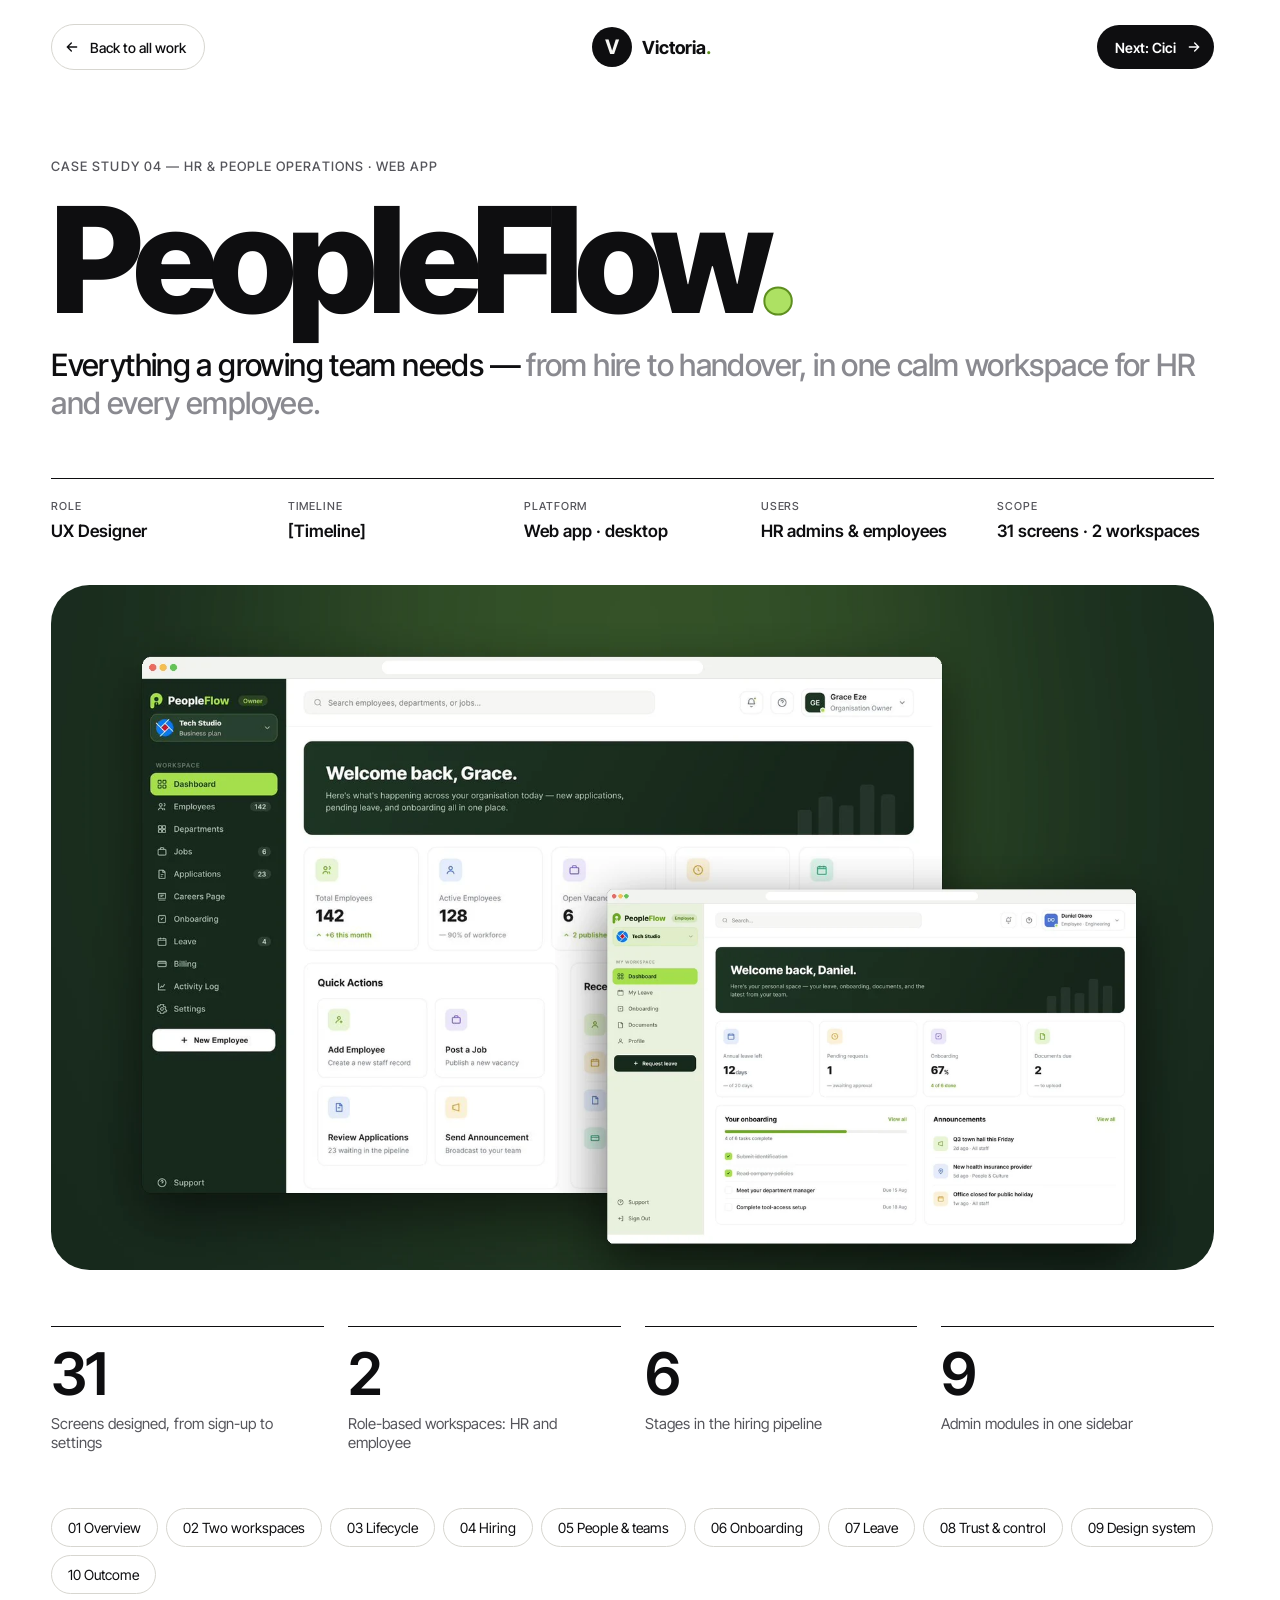
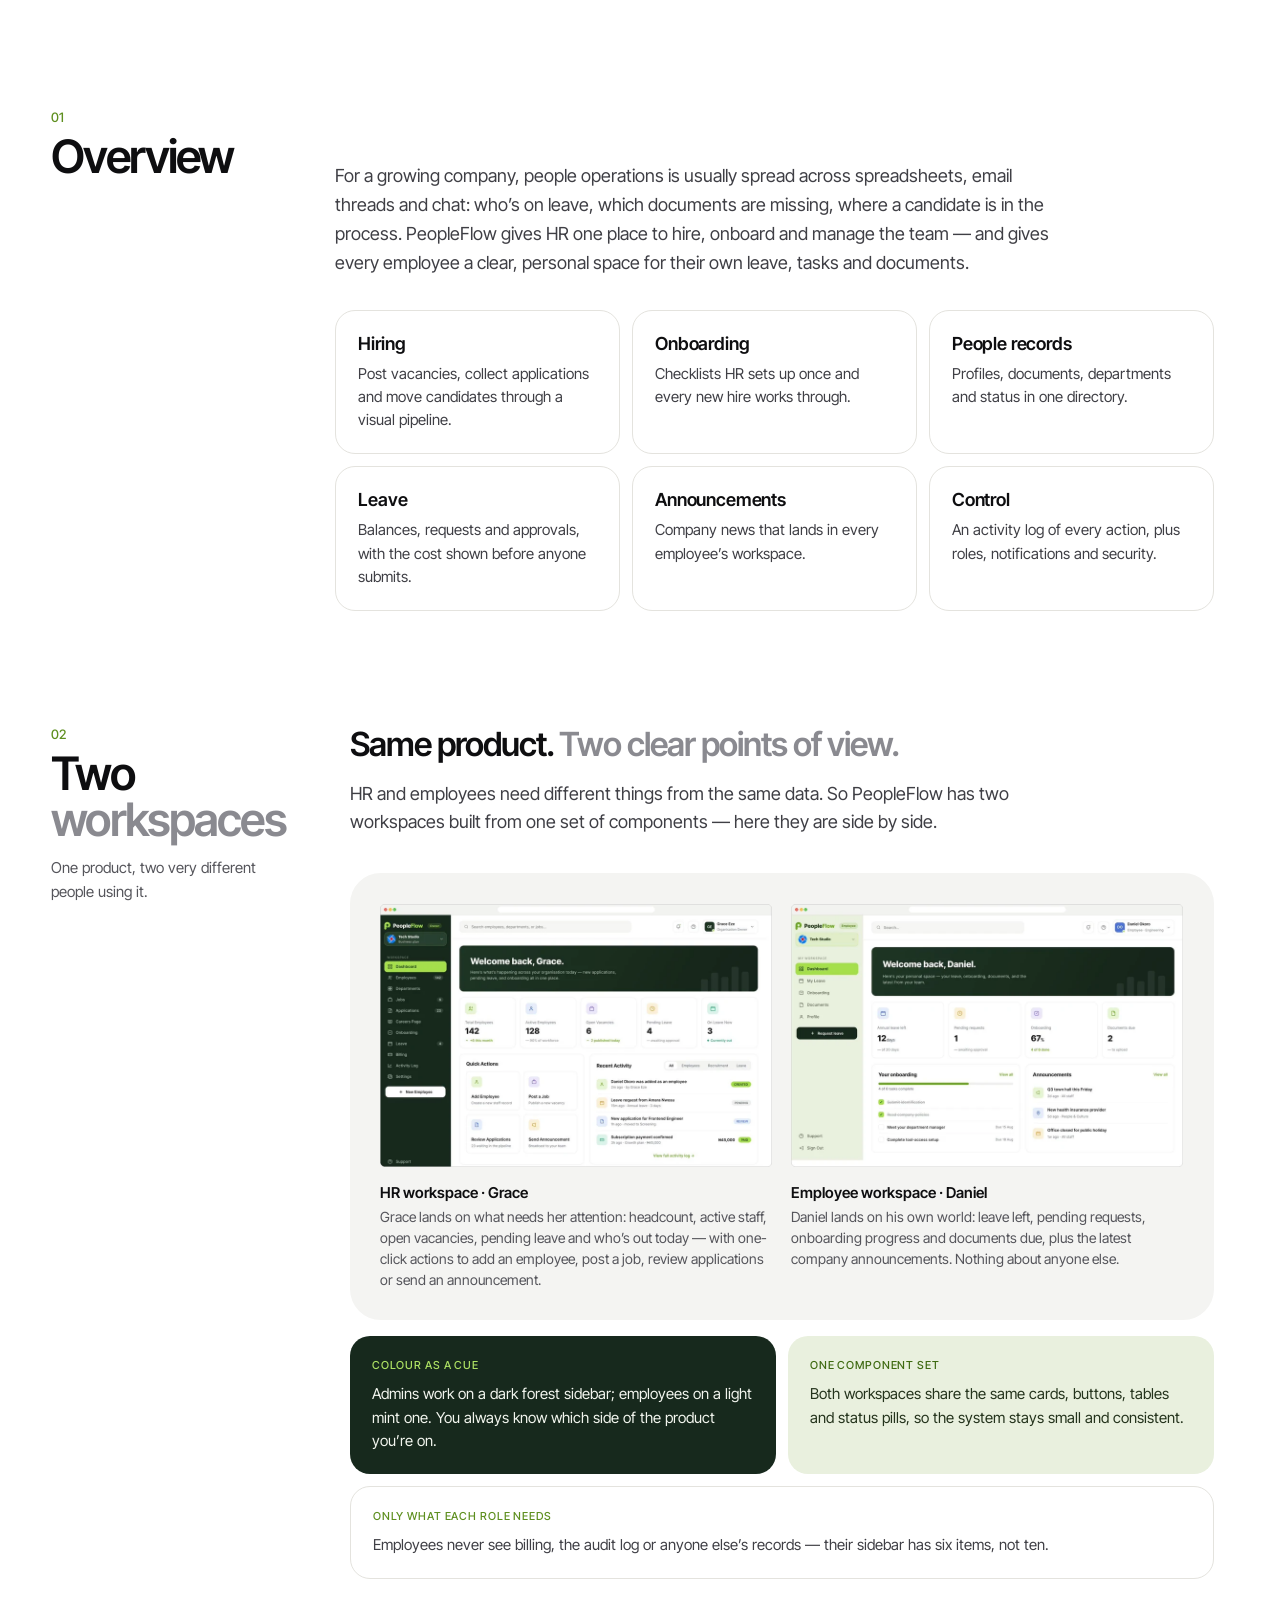
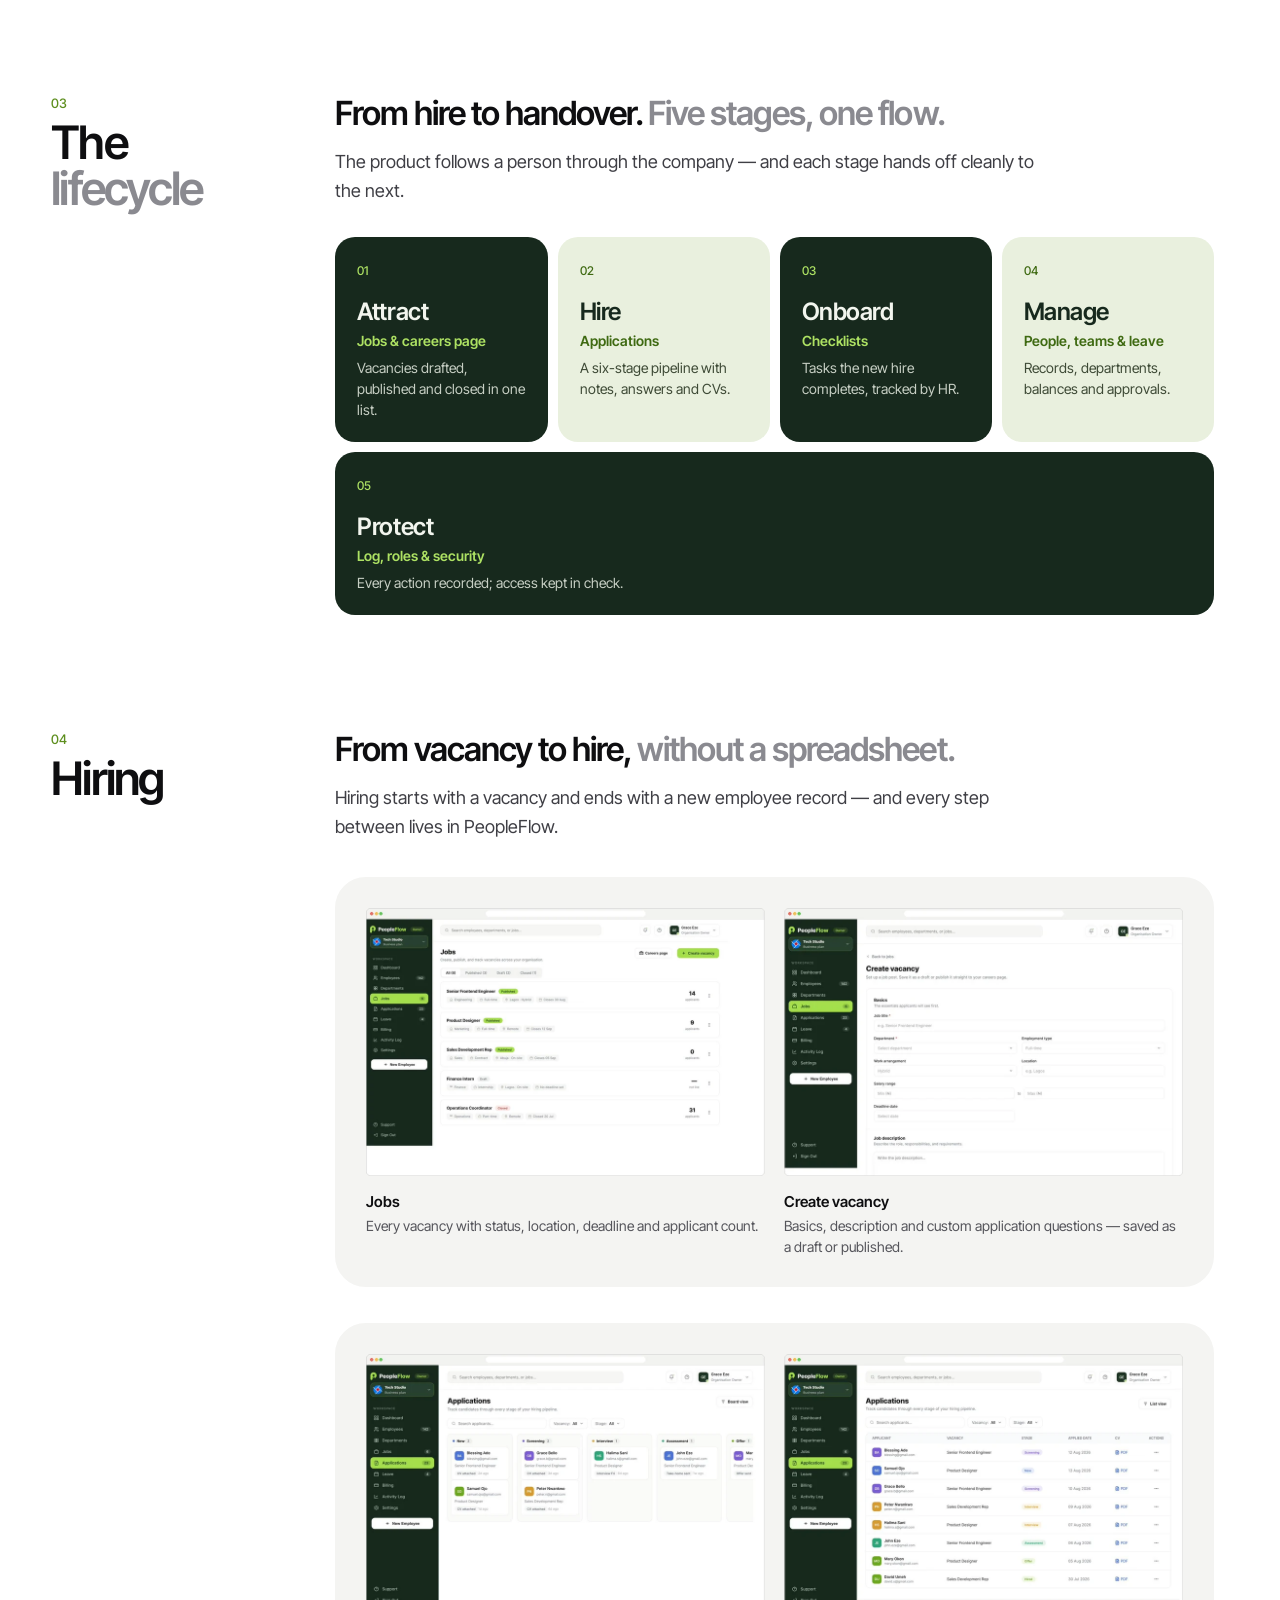
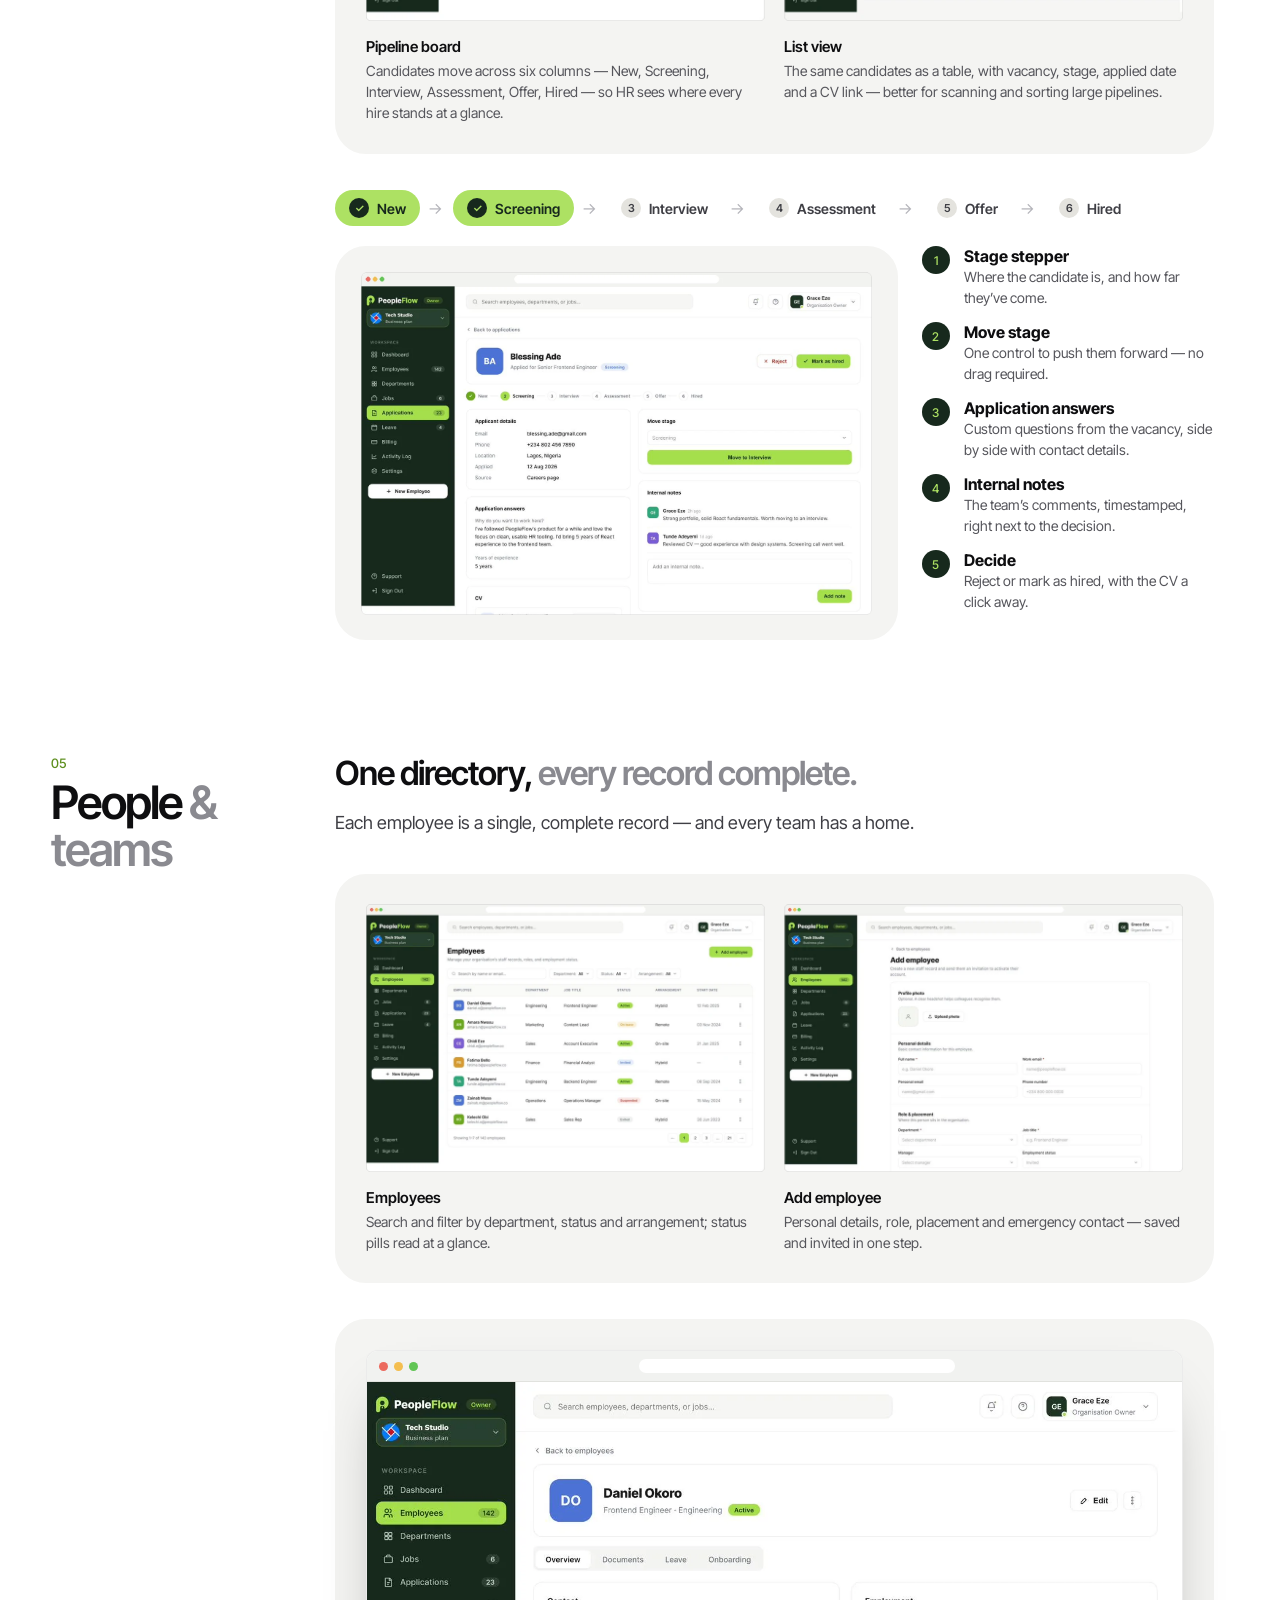
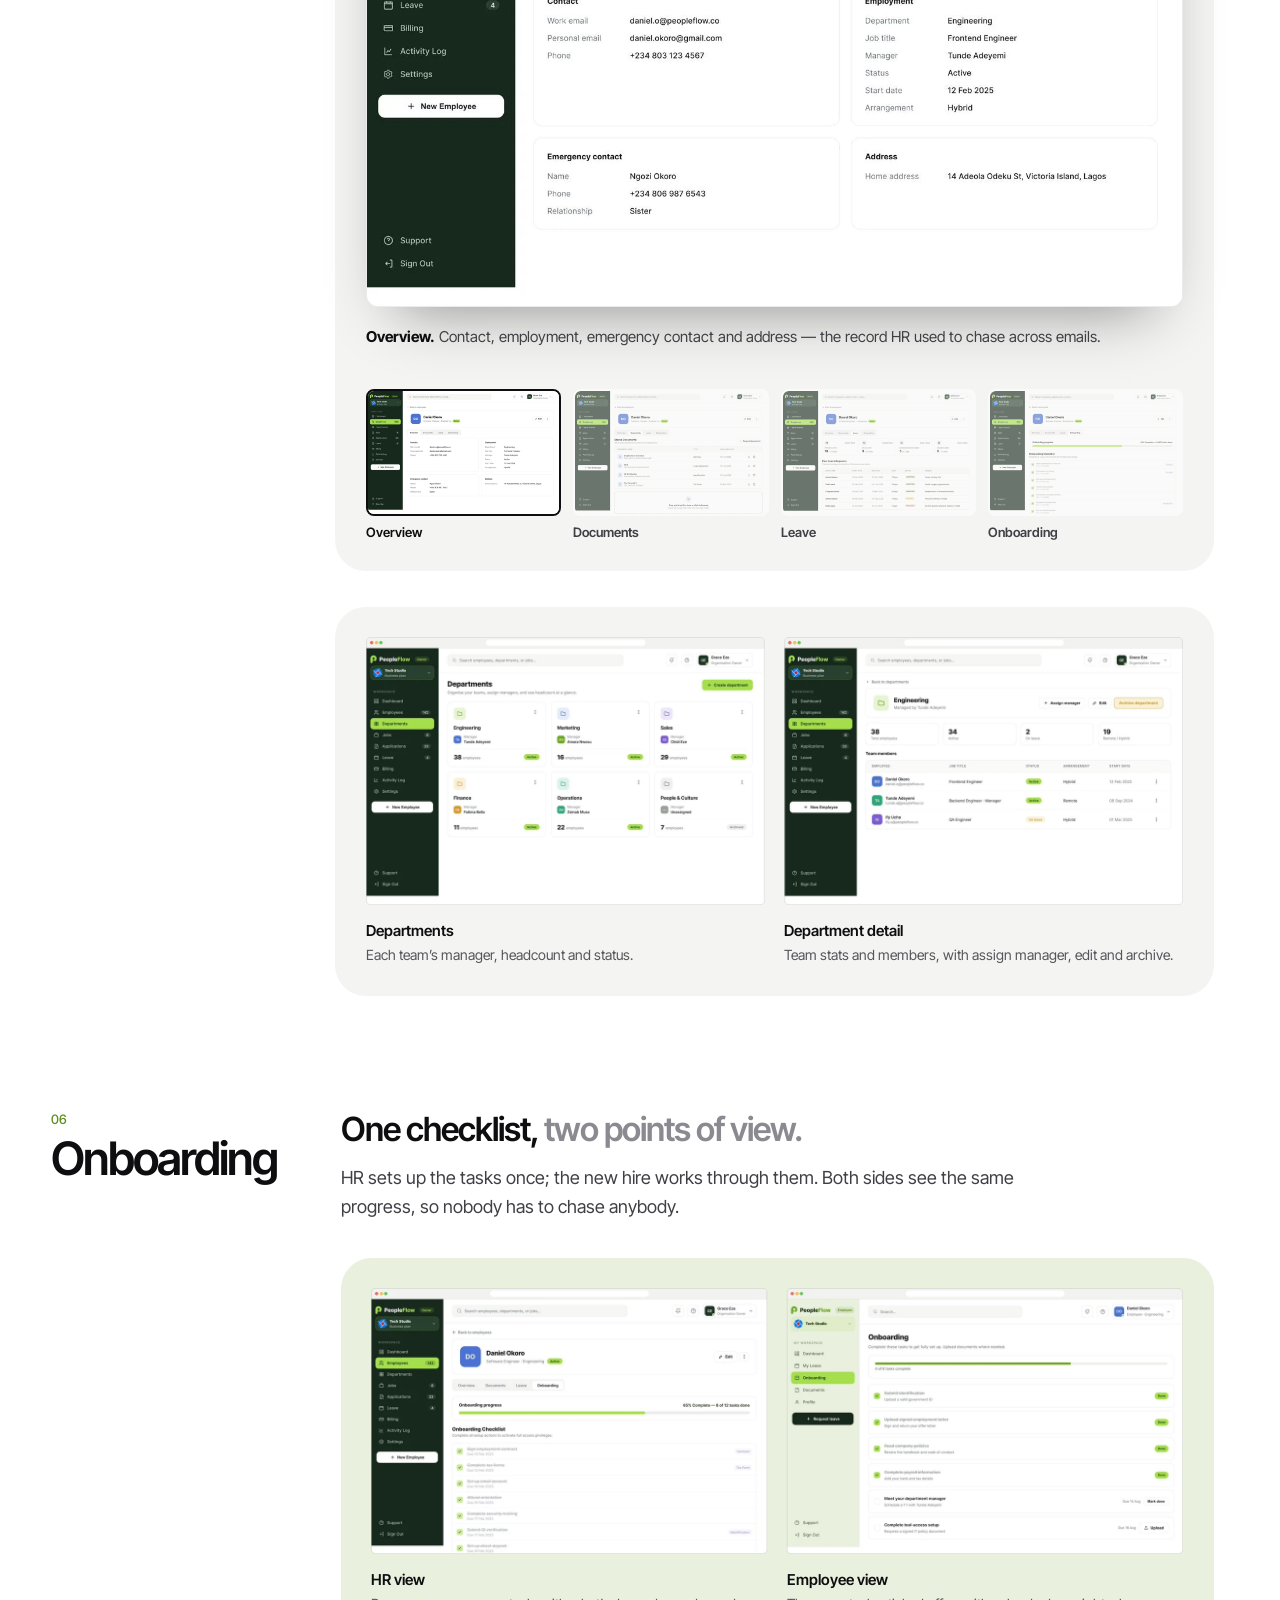
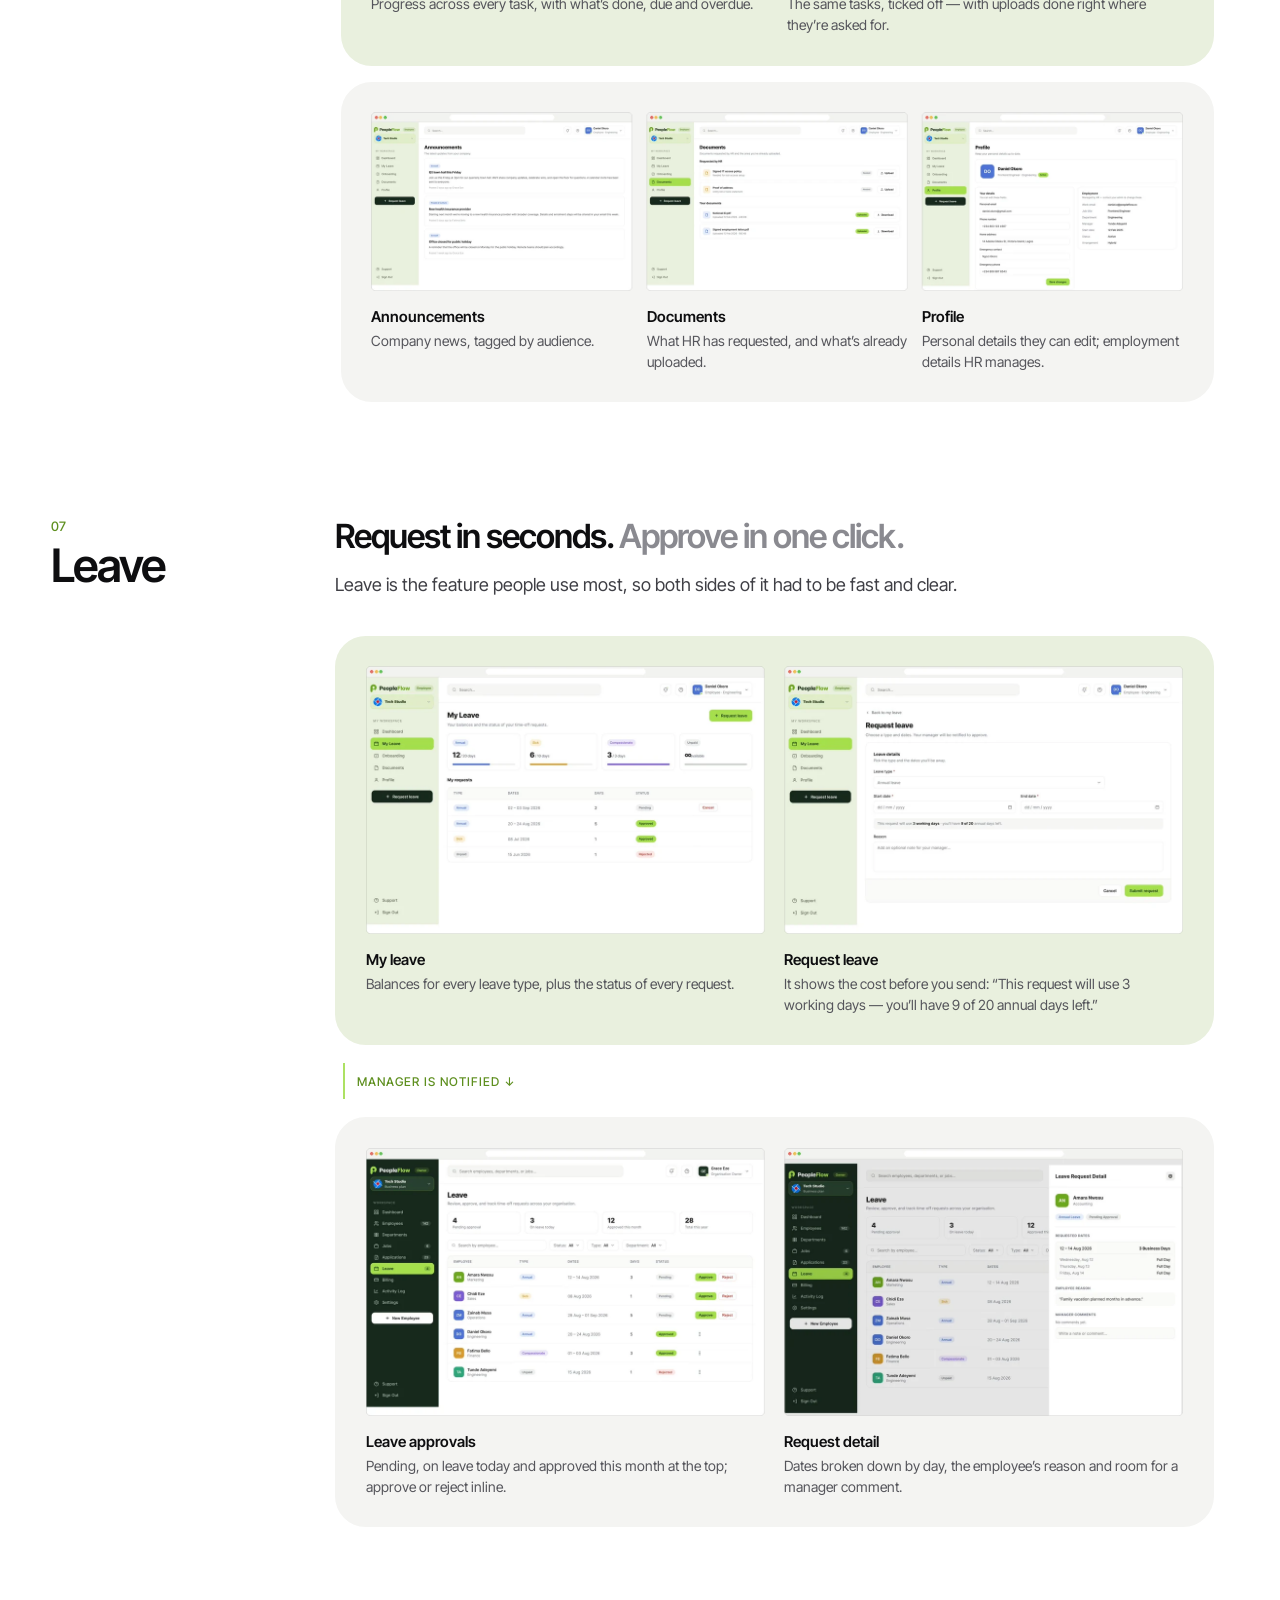
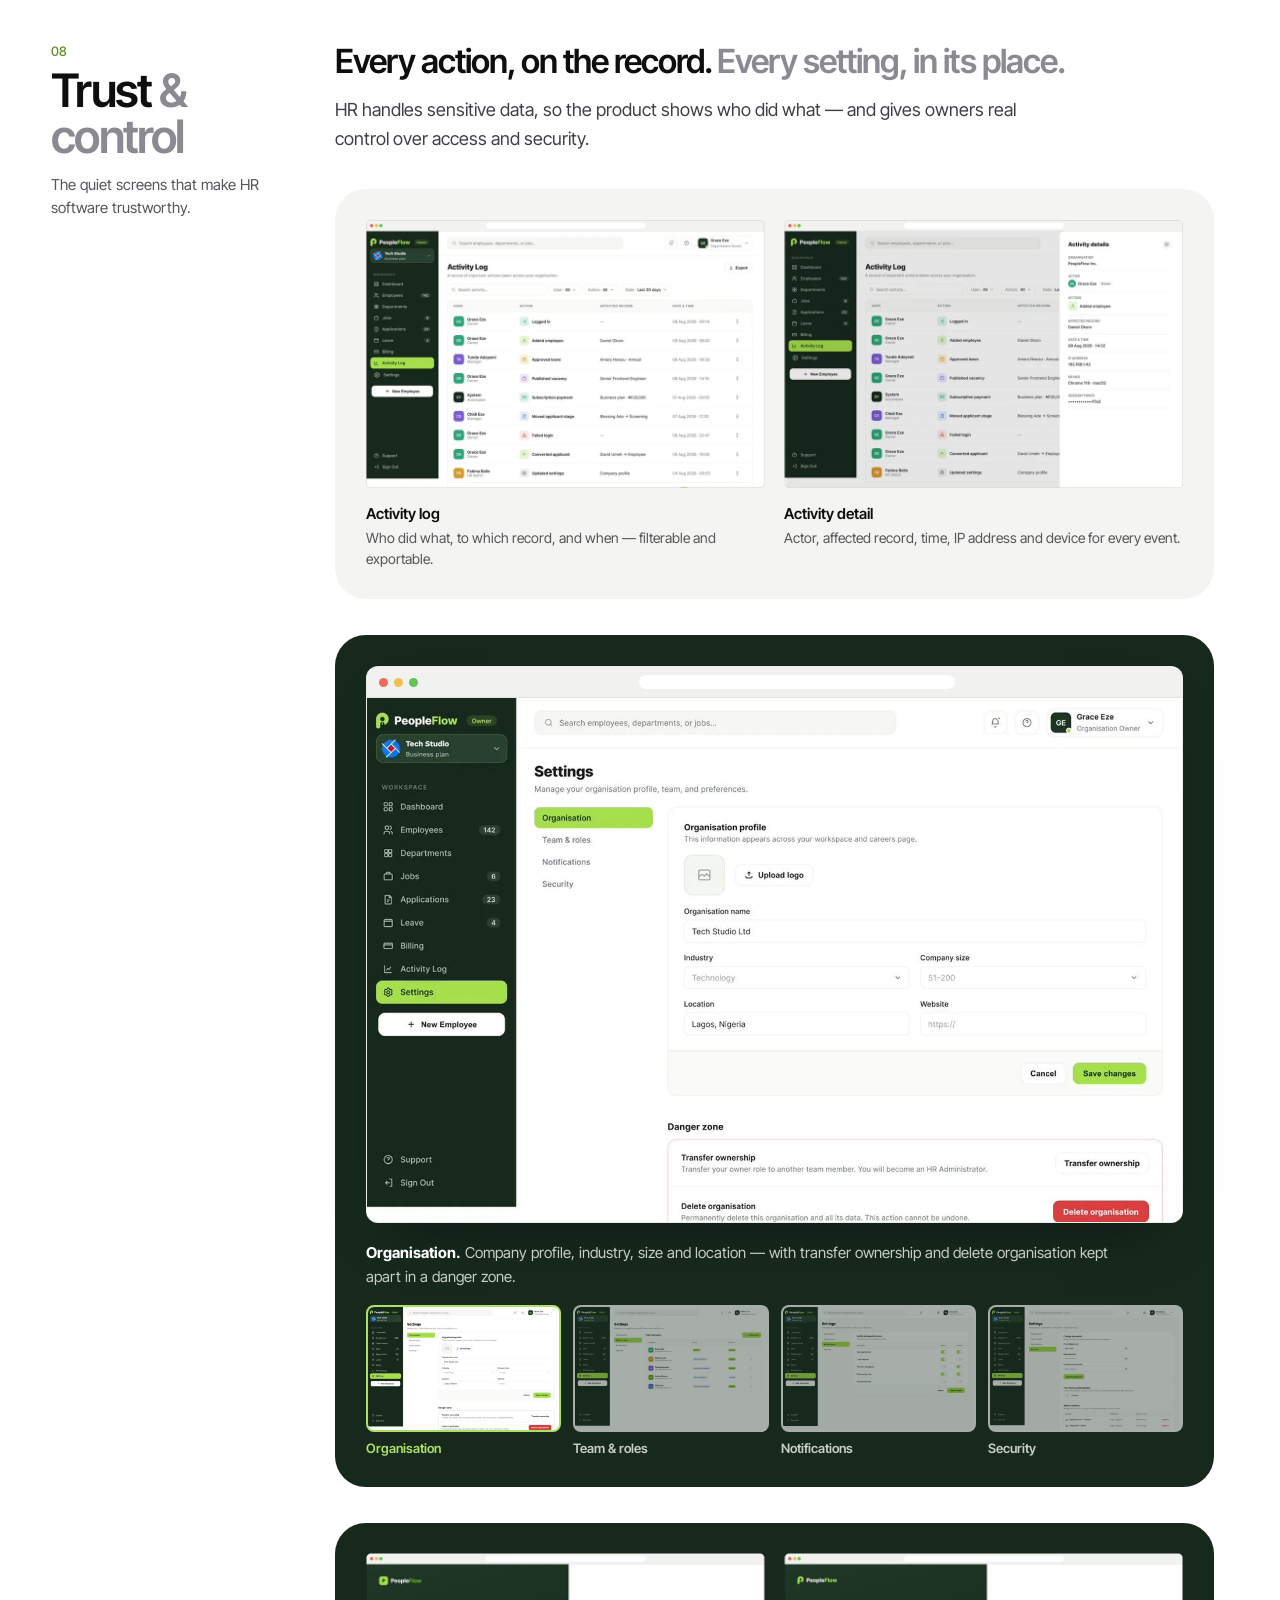
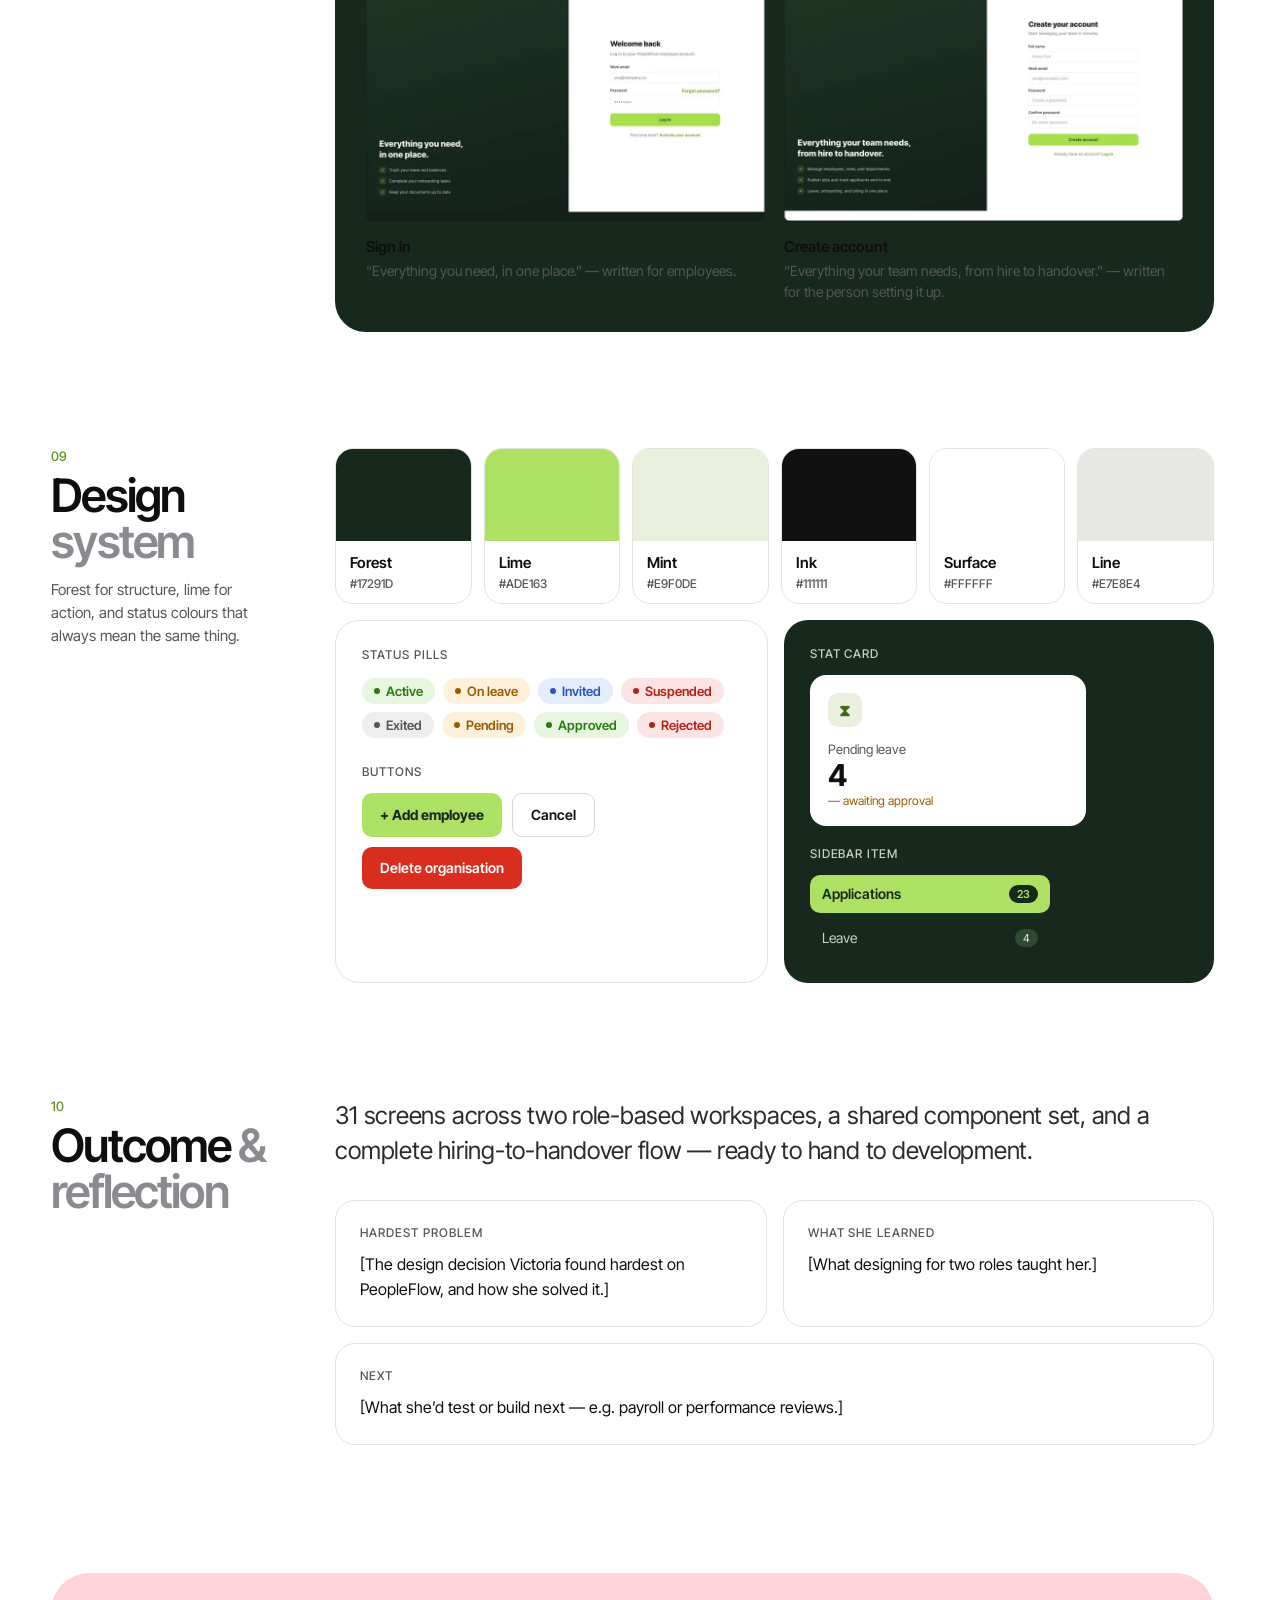
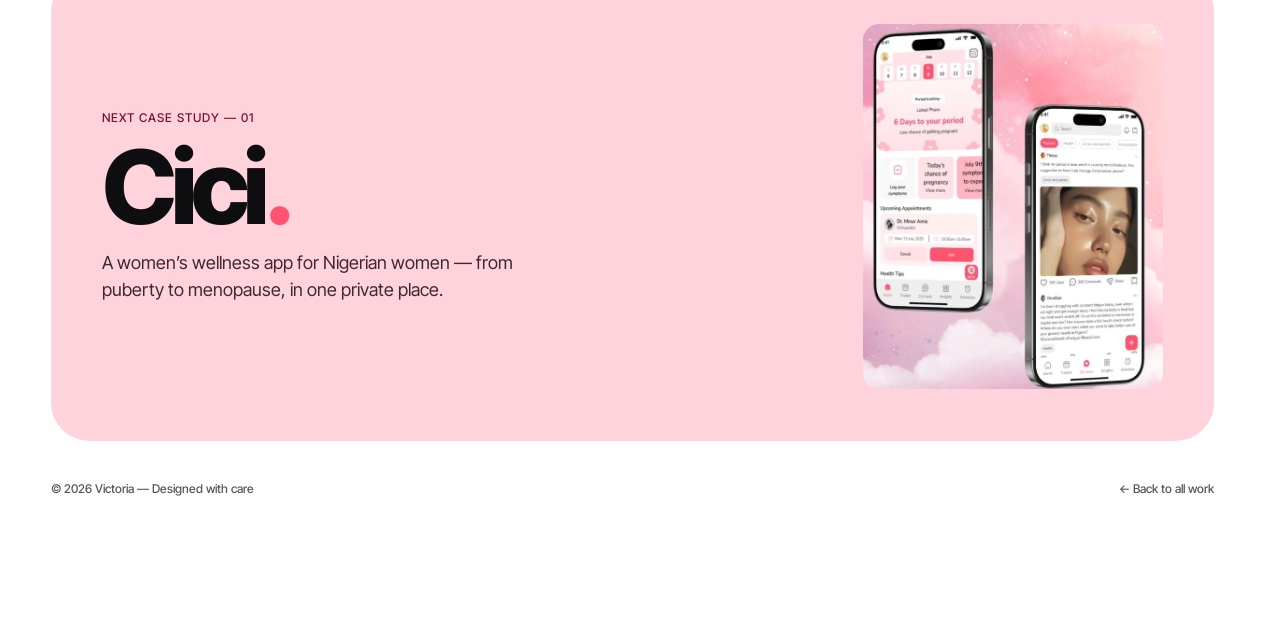
<file: peopleflow.html>
<!doctype html>
<html lang="en">
<head>
<meta charset="utf-8">
<meta name="viewport" content="width=device-width, initial-scale=1, viewport-fit=cover">
<title>PeopleFlow — Case study · Victoria</title>
<meta name="description" content="PeopleFlow: an HR platform for hiring, onboarding, leave and records, with separate workspaces for HR and employees.">
<meta property="og:title" content="PeopleFlow — Case study · Victoria">
<meta property="og:description" content="PeopleFlow: an HR platform for hiring, onboarding, leave and records, with separate workspaces for HR and employees.">
<meta property="og:type" content="website">
<meta name="theme-color" content="#FFFFFF">
<link rel="icon" href="favicon.svg" type="image/svg+xml">
<link rel="preconnect" href="https://fonts.googleapis.com">
<link rel="stylesheet" href="https://fonts.googleapis.com/css2?family=Inter+Tight:wght@400;500;600;700;800&amp;display=swap">
<style>
body{margin:0;background:#FFFFFF}
a{color:inherit}a:hover{color:inherit}
.it{font-family:inherit;font-style:normal}
.rv{opacity:0;transform:translateY(28px);filter:blur(8px);transition:opacity .9s ease,transform 1s cubic-bezier(.22,1,.36,1),filter .9s ease}
.rv.in{opacity:1;transform:none;filter:blur(0)}
.mono{font-family:'Inter Tight',system-ui,sans-serif;font-weight:500}
.lnk{text-decoration:none;transition:opacity .2s}.lnk:hover{opacity:.6}
.lift{transition:transform .35s cubic-bezier(.2,.7,.2,1)}.lift:hover{transform:translateY(-4px)}
.scrollx{overflow-x:auto;position:relative}
.ftab{background:transparent;color:#3F3F45;transition:background-color .2s,color .2s}
.ftab[aria-pressed="true"]{background:#0E0E10;color:#FFFFFF}
.pfthumbs{display:grid;grid-template-columns:repeat(4,minmax(0,1fr));gap:12px;margin-top:16px}
@media (max-width:599px){.pfthumbs{grid-template-columns:repeat(2,minmax(0,1fr))}}
.pfthumb{all:unset;box-sizing:border-box;display:block;cursor:pointer;border-radius:10px}
.pfthumb:focus-visible{outline:3px solid #2F45FF;outline-offset:3px}
.pfthumb-img{display:block;aspect-ratio:1400/900;overflow:hidden;border-radius:8px;background:#FFFFFF;border:2px solid transparent;opacity:.62;transition:opacity .25s,border-color .25s,transform .25s}
.pfthumb:hover .pfthumb-img{opacity:1;transform:translateY(-2px)}
.pfthumb[aria-pressed="true"] .pfthumb-img{opacity:1;border-color:#0E0E10}
.pfsw.dark .pfthumb[aria-pressed="true"] .pfthumb-img{border-color:#ADE163}
.pfthumb-label{display:block;margin-top:8px;font-size:13px;font-weight:600;color:#3F3F45}
.pfsw.dark .pfthumb-label{color:#C7CFC4}
.pfthumb[aria-pressed="true"] .pfthumb-label{color:#0E0E10}
.pfsw.dark .pfthumb[aria-pressed="true"] .pfthumb-label{color:#ADE163}
.pfsw.dark .pftab{color:#C7CFC4}
.pfsw.dark .pftab[aria-pressed="true"]{background:#ADE163;color:#17291D;border-color:#ADE163 !important}
@media (prefers-reduced-motion:reduce){.pfsw-img{transition:none !important}}
</style>
<link rel="stylesheet" href="site.css">
</head>
<body>
<div style="font-family:'Inter Tight',system-ui,sans-serif;color:#0E0E10;background:#FFFFFF;overflow:hidden">

<!-- ============ TOP BAR (shared case-study template) ============ -->
<header style="max-width:1320px;margin:0 auto;padding:24px clamp(20px,4vw,56px);display:flex;flex-wrap:wrap;align-items:center;justify-content:space-between;gap:16px">
  <a href="index.html" class="lnk" style="display:inline-flex;align-items:center;gap:10px;min-height:44px;padding:0 18px 0 12px;border-radius:999px;border:1px solid #D7D6D0;background:#FFFFFF;font-weight:500;font-size:14px">
    <svg aria-hidden="true" width="16" height="16" viewBox="0 0 24 24" fill="none" stroke="currentColor" stroke-width="2" stroke-linecap="round"><path d="M19 12H5M11 6l-6 6 6 6"></path></svg>
    Back to all work
  </a>
  <a href="index.html" class="lnk" style="display:flex;align-items:center;gap:10px;font-weight:700;font-size:18px">
    <span class="it" style="width:40px;height:40px;border-radius:50%;background:#0E0E10;color:#F6F6F3;display:flex;align-items:center;justify-content:center;font-size:20px">V</span>
    <span>Victoria<span style="color:#5E8F1F">.</span></span>
  </a>
  <a href="cici.html" class="lnk" style="display:inline-flex;align-items:center;gap:10px;min-height:44px;padding:0 12px 0 18px;border-radius:999px;background:#0E0E10;color:#FFFFFF;font-weight:600;font-size:14px">
    Next: Cici
    <svg aria-hidden="true" width="16" height="16" viewBox="0 0 24 24" fill="none" stroke="currentColor" stroke-width="2" stroke-linecap="round"><path d="M5 12h14M13 6l6 6-6 6"></path></svg>
  </a>
</header>

<!-- ============ HERO ============ -->
<section style="max-width:1320px;margin:0 auto;padding:clamp(32px,5vw,72px) clamp(20px,4vw,56px) 0">
  <p class="mono" style="margin:0;font-size:13px;letter-spacing:.08em;text-transform:uppercase;color:#55555B">Case study 04 — HR &amp; people operations · Web app</p>
  <div style="display:flex;flex-wrap:wrap;gap:24px 64px;align-items:flex-end;margin-top:24px">
    <h1 style="margin:0;flex:1 1 560px;font-size:clamp(68px,11.5vw,180px);line-height:.84;letter-spacing:-0.06em;font-weight:800">PeopleFlow<span style="color:#ADE163;-webkit-text-stroke:2px #5E8F1F">.</span></h1>
    <p style="margin:0;flex:1 1 360px;font-size:clamp(22px,2.4vw,32px);line-height:1.25;letter-spacing:-0.02em;font-weight:500">Everything a growing team needs — <span style="color:#8A8A90">from hire to handover, in one calm workspace for HR and every employee.</span></p>
  </div>
  <dl style="margin:56px 0 0;display:flex;flex-wrap:wrap;border-top:1px solid #0E0E10">
    <div style="flex:1 1 180px;padding:20px 20px 20px 0"><dt class="mono" style="font-size:11px;letter-spacing:.08em;text-transform:uppercase;color:#55555B">Role</dt><dd style="margin:8px 0 0;font-size:17px;font-weight:600">UX Designer</dd></div>
    <div style="flex:1 1 180px;padding:20px 20px 20px 0"><dt class="mono" style="font-size:11px;letter-spacing:.08em;text-transform:uppercase;color:#55555B">Timeline</dt><dd style="margin:8px 0 0;font-size:17px;font-weight:600">[Timeline]</dd></div>
    <div style="flex:1 1 180px;padding:20px 20px 20px 0"><dt class="mono" style="font-size:11px;letter-spacing:.08em;text-transform:uppercase;color:#55555B">Platform</dt><dd style="margin:8px 0 0;font-size:17px;font-weight:600">Web app · desktop</dd></div>
    <div style="flex:1 1 180px;padding:20px 20px 20px 0"><dt class="mono" style="font-size:11px;letter-spacing:.08em;text-transform:uppercase;color:#55555B">Users</dt><dd style="margin:8px 0 0;font-size:17px;font-weight:600">HR admins &amp; employees</dd></div>
    <div style="flex:1 1 180px;padding:20px 0"><dt class="mono" style="font-size:11px;letter-spacing:.08em;text-transform:uppercase;color:#55555B">Scope</dt><dd style="margin:8px 0 0;font-size:17px;font-weight:600">31 screens · 2 workspaces</dd></div>
  </dl>
  <div style="margin-top:24px;border-radius:clamp(24px,3vw,40px);background:#17291D;overflow:hidden">
    <img src="pf_hero.webp" alt="The PeopleFlow HR dashboard for the organisation owner, overlapped by the employee dashboard" style="width:100%;display:block">
  </div>
</section>

<!-- ============ AT A GLANCE ============ -->
<section style="max-width:1320px;margin:0 auto;padding:56px clamp(20px,4vw,56px) 0">
  <div style="display:flex;flex-wrap:wrap;gap:24px">
    <div style="flex:1 1 220px;border-top:1px solid #0E0E10;padding-top:18px"><div style="font-size:clamp(44px,4.6vw,64px);font-weight:600;letter-spacing:-0.04em;line-height:1">31</div><p style="margin:10px 0 0;color:#55555B;font-size:15px">Screens designed, from sign-up to settings</p></div>
    <div style="flex:1 1 220px;border-top:1px solid #0E0E10;padding-top:18px"><div style="font-size:clamp(44px,4.6vw,64px);font-weight:600;letter-spacing:-0.04em;line-height:1">2</div><p style="margin:10px 0 0;color:#55555B;font-size:15px">Role-based workspaces: HR and employee</p></div>
    <div style="flex:1 1 220px;border-top:1px solid #0E0E10;padding-top:18px"><div style="font-size:clamp(44px,4.6vw,64px);font-weight:600;letter-spacing:-0.04em;line-height:1">6</div><p style="margin:10px 0 0;color:#55555B;font-size:15px">Stages in the hiring pipeline</p></div>
    <div style="flex:1 1 220px;border-top:1px solid #0E0E10;padding-top:18px"><div style="font-size:clamp(44px,4.6vw,64px);font-weight:600;letter-spacing:-0.04em;line-height:1">9</div><p style="margin:10px 0 0;color:#55555B;font-size:15px">Admin modules in one sidebar</p></div>
  </div>
  <nav aria-label="Chapters" style="margin-top:56px;display:flex;flex-wrap:wrap;gap:8px">
    <a href="#overview" class="lnk" style="padding:10px 16px;border-radius:999px;border:1px solid #D7D6D0;background:#FFFFFF;font-size:14px">01 Overview</a>
    <a href="#workspaces" class="lnk" style="padding:10px 16px;border-radius:999px;border:1px solid #D7D6D0;background:#FFFFFF;font-size:14px">02 Two workspaces</a>
    <a href="#lifecycle" class="lnk" style="padding:10px 16px;border-radius:999px;border:1px solid #D7D6D0;background:#FFFFFF;font-size:14px">03 Lifecycle</a>
    <a href="#hiring" class="lnk" style="padding:10px 16px;border-radius:999px;border:1px solid #D7D6D0;background:#FFFFFF;font-size:14px">04 Hiring</a>
    <a href="#people" class="lnk" style="padding:10px 16px;border-radius:999px;border:1px solid #D7D6D0;background:#FFFFFF;font-size:14px">05 People &amp; teams</a>
    <a href="#onboarding" class="lnk" style="padding:10px 16px;border-radius:999px;border:1px solid #D7D6D0;background:#FFFFFF;font-size:14px">06 Onboarding</a>
    <a href="#leave" class="lnk" style="padding:10px 16px;border-radius:999px;border:1px solid #D7D6D0;background:#FFFFFF;font-size:14px">07 Leave</a>
    <a href="#control" class="lnk" style="padding:10px 16px;border-radius:999px;border:1px solid #D7D6D0;background:#FFFFFF;font-size:14px">08 Trust &amp; control</a>
    <a href="#system" class="lnk" style="padding:10px 16px;border-radius:999px;border:1px solid #D7D6D0;background:#FFFFFF;font-size:14px">09 Design system</a>
    <a href="#outcome" class="lnk" style="padding:10px 16px;border-radius:999px;border:1px solid #D7D6D0;background:#FFFFFF;font-size:14px">10 Outcome</a>
  </nav>
</section>
<section id="overview" style="max-width:1320px;margin:0 auto;padding:clamp(80px,9vw,128px) clamp(20px,4vw,56px) 0;display:flex;flex-wrap:wrap;gap:24px 64px">
  <div style="flex:1 1 220px;max-width:300px"><div class="mono" style="font-size:13px;color:#5E8F1F">01</div><h2 style="margin:8px 0 0;font-size:clamp(36px,3.6vw,52px);letter-spacing:-0.04em;line-height:1;font-weight:600">Overview</h2></div>
  <div style="flex:999 1 640px;min-width:0">
    <h3 style="margin:0;font-size:clamp(26px,2.6vw,38px);letter-spacing:-0.03em;line-height:1.12;font-weight:600">HR work lives in too many places. <span style="color:#8A8A90">PeopleFlow brings it into one.</span></h3>
    <p style="margin:16px 0 0;font-size:18px;line-height:1.6;color:#3F3F45;max-width:720px">For a growing company, people operations is usually spread across spreadsheets, email threads and chat: who’s on leave, which documents are missing, where a candidate is in the process. PeopleFlow gives HR one place to hire, onboard and manage the team — and gives every employee a clear, personal space for their own leave, tasks and documents.</p>
    <div style="display:flex;flex-wrap:wrap;gap:12px;margin-top:32px"><div class="lift" style="flex:1 1 220px;background:#FFFFFF;border:1px solid #E4E3DE;border-radius:20px;padding:22px"><div style="font-size:18px;font-weight:600;letter-spacing:-0.01em">Hiring</div><p style="margin:8px 0 0;font-size:15px;line-height:1.55;color:#3F3F45">Post vacancies, collect applications and move candidates through a visual pipeline.</p></div><div class="lift" style="flex:1 1 220px;background:#FFFFFF;border:1px solid #E4E3DE;border-radius:20px;padding:22px"><div style="font-size:18px;font-weight:600;letter-spacing:-0.01em">Onboarding</div><p style="margin:8px 0 0;font-size:15px;line-height:1.55;color:#3F3F45">Checklists HR sets up once and every new hire works through.</p></div><div class="lift" style="flex:1 1 220px;background:#FFFFFF;border:1px solid #E4E3DE;border-radius:20px;padding:22px"><div style="font-size:18px;font-weight:600;letter-spacing:-0.01em">People records</div><p style="margin:8px 0 0;font-size:15px;line-height:1.55;color:#3F3F45">Profiles, documents, departments and status in one directory.</p></div><div class="lift" style="flex:1 1 220px;background:#FFFFFF;border:1px solid #E4E3DE;border-radius:20px;padding:22px"><div style="font-size:18px;font-weight:600;letter-spacing:-0.01em">Leave</div><p style="margin:8px 0 0;font-size:15px;line-height:1.55;color:#3F3F45">Balances, requests and approvals, with the cost shown before anyone submits.</p></div><div class="lift" style="flex:1 1 220px;background:#FFFFFF;border:1px solid #E4E3DE;border-radius:20px;padding:22px"><div style="font-size:18px;font-weight:600;letter-spacing:-0.01em">Announcements</div><p style="margin:8px 0 0;font-size:15px;line-height:1.55;color:#3F3F45">Company news that lands in every employee’s workspace.</p></div><div class="lift" style="flex:1 1 220px;background:#FFFFFF;border:1px solid #E4E3DE;border-radius:20px;padding:22px"><div style="font-size:18px;font-weight:600;letter-spacing:-0.01em">Control</div><p style="margin:8px 0 0;font-size:15px;line-height:1.55;color:#3F3F45">An activity log of every action, plus roles, notifications and security.</p></div></div>

  </div>
</section>
<section id="workspaces" style="max-width:1320px;margin:0 auto;padding:clamp(80px,9vw,128px) clamp(20px,4vw,56px) 0;display:flex;flex-wrap:wrap;gap:24px 64px">
  <div style="flex:1 1 220px;max-width:300px"><div class="mono" style="font-size:13px;color:#5E8F1F">02</div><h2 style="margin:8px 0 0;font-size:clamp(36px,3.6vw,52px);letter-spacing:-0.04em;line-height:1;font-weight:600">Two <span class="it" style="color:#8A8A90">workspaces</span></h2><p style="margin:14px 0 0;font-size:15px;line-height:1.55;color:#55555B">One product, two very different people using it.</p></div>
  <div style="flex:999 1 640px;min-width:0">
    <h3 style="margin:0;font-size:clamp(26px,2.6vw,38px);letter-spacing:-0.03em;line-height:1.12;font-weight:600">Same product. <span style="color:#8A8A90">Two clear points of view.</span></h3>
    <p style="margin:16px 0 0;font-size:18px;line-height:1.6;color:#3F3F45;max-width:720px">HR and employees need different things from the same data. So PeopleFlow has two workspaces built from one set of components — here they are side by side.</p>
    <figure style="margin:36px 0 0;background:#F4F4F2;border-radius:clamp(20px,2.4vw,32px);padding:clamp(16px,2.4vw,32px)">
      <div class="scrollx"><div style="min-width:640px">
        <img src="pf_roles_pair.webp" alt="The HR owner dashboard next to the employee dashboard" style="width:100%;display:block">
        <figcaption style="display:grid;grid-template-columns:repeat(2,minmax(0,1fr));column-gap:2.38%;margin-top:16px">
          <div><div style="font-weight:600;font-size:15px">HR workspace · Grace</div><div style="margin-top:4px;font-size:14px;line-height:1.5;color:#55555B">Grace lands on what needs her attention: headcount, active staff, open vacancies, pending leave and who’s out today — with one-click actions to add an employee, post a job, review applications or send an announcement.</div></div>
          <div><div style="font-weight:600;font-size:15px">Employee workspace · Daniel</div><div style="margin-top:4px;font-size:14px;line-height:1.5;color:#55555B">Daniel lands on his own world: leave left, pending requests, onboarding progress and documents due, plus the latest company announcements. Nothing about anyone else.</div></div>
        </figcaption>
      </div></div>
    </figure>
    <div style="display:flex;flex-wrap:wrap;gap:12px;margin-top:16px">
      <div style="flex:1 1 240px;border-radius:20px;padding:22px;background:#17291D;color:#F2F5EE"><div class="mono" style="font-size:11px;letter-spacing:.08em;text-transform:uppercase;color:#ADE163">Colour as a cue</div><p style="margin:10px 0 0;font-size:15px;line-height:1.55">Admins work on a dark forest sidebar; employees on a light mint one. You always know which side of the product you’re on.</p></div>
      <div style="flex:1 1 240px;border-radius:20px;padding:22px;background:#E9F0DE"><div class="mono" style="font-size:11px;letter-spacing:.08em;text-transform:uppercase;color:#3F6A12">One component set</div><p style="margin:10px 0 0;font-size:15px;line-height:1.55;color:#24331C">Both workspaces share the same cards, buttons, tables and status pills, so the system stays small and consistent.</p></div>
      <div style="flex:1 1 240px;border-radius:20px;padding:22px;background:#FFFFFF;border:1px solid #E4E3DE"><div class="mono" style="font-size:11px;letter-spacing:.08em;text-transform:uppercase;color:#5E8F1F">Only what each role needs</div><p style="margin:10px 0 0;font-size:15px;line-height:1.55;color:#3F3F45">Employees never see billing, the audit log or anyone else’s records — their sidebar has six items, not ten.</p></div>
    </div>

  </div>
</section>
<section id="lifecycle" style="max-width:1320px;margin:0 auto;padding:clamp(80px,9vw,128px) clamp(20px,4vw,56px) 0;display:flex;flex-wrap:wrap;gap:24px 64px">
  <div style="flex:1 1 220px;max-width:300px"><div class="mono" style="font-size:13px;color:#5E8F1F">03</div><h2 style="margin:8px 0 0;font-size:clamp(36px,3.6vw,52px);letter-spacing:-0.04em;line-height:1;font-weight:600">The <span class="it" style="color:#8A8A90">lifecycle</span></h2></div>
  <div style="flex:999 1 640px;min-width:0">
    <h3 style="margin:0;font-size:clamp(26px,2.6vw,38px);letter-spacing:-0.03em;line-height:1.12;font-weight:600">From hire to handover. <span style="color:#8A8A90">Five stages, one flow.</span></h3>
    <p style="margin:16px 0 0;font-size:18px;line-height:1.6;color:#3F3F45;max-width:720px">The product follows a person through the company — and each stage hands off cleanly to the next.</p>
    <ol style="margin:32px 0 0;padding:0;list-style:none;display:flex;flex-wrap:wrap;gap:10px">
      <li style="flex:1 1 140px;position:relative;background:#17291D;border-radius:20px;padding:22px;color:#F2F5EE">
        <span class="mono" style="font-size:12px;color:#ADE163">01</span>
        <div style="font-size:24px;font-weight:600;letter-spacing:-0.02em;margin-top:18px">Attract</div>
        <div style="font-size:14px;font-weight:600;margin-top:6px;color:#ADE163">Jobs &amp; careers page</div>
        <p style="margin:8px 0 0;font-size:14px;line-height:1.5;color:#C7CFC4">Vacancies drafted, published and closed in one list.</p>
      </li>
      <li style="flex:1 1 140px;position:relative;background:#E9F0DE;border-radius:20px;padding:22px;color:#17291D">
        <span class="mono" style="font-size:12px;color:#3F6A12">02</span>
        <div style="font-size:24px;font-weight:600;letter-spacing:-0.02em;margin-top:18px">Hire</div>
        <div style="font-size:14px;font-weight:600;margin-top:6px;color:#3F6A12">Applications</div>
        <p style="margin:8px 0 0;font-size:14px;line-height:1.5;color:#3E4A36">A six-stage pipeline with notes, answers and CVs.</p>
      </li>
      <li style="flex:1 1 140px;position:relative;background:#17291D;border-radius:20px;padding:22px;color:#F2F5EE">
        <span class="mono" style="font-size:12px;color:#ADE163">03</span>
        <div style="font-size:24px;font-weight:600;letter-spacing:-0.02em;margin-top:18px">Onboard</div>
        <div style="font-size:14px;font-weight:600;margin-top:6px;color:#ADE163">Checklists</div>
        <p style="margin:8px 0 0;font-size:14px;line-height:1.5;color:#C7CFC4">Tasks the new hire completes, tracked by HR.</p>
      </li>
      <li style="flex:1 1 140px;position:relative;background:#E9F0DE;border-radius:20px;padding:22px;color:#17291D">
        <span class="mono" style="font-size:12px;color:#3F6A12">04</span>
        <div style="font-size:24px;font-weight:600;letter-spacing:-0.02em;margin-top:18px">Manage</div>
        <div style="font-size:14px;font-weight:600;margin-top:6px;color:#3F6A12">People, teams &amp; leave</div>
        <p style="margin:8px 0 0;font-size:14px;line-height:1.5;color:#3E4A36">Records, departments, balances and approvals.</p>
      </li>
      <li style="flex:1 1 140px;position:relative;background:#17291D;border-radius:20px;padding:22px;color:#F2F5EE">
        <span class="mono" style="font-size:12px;color:#ADE163">05</span>
        <div style="font-size:24px;font-weight:600;letter-spacing:-0.02em;margin-top:18px">Protect</div>
        <div style="font-size:14px;font-weight:600;margin-top:6px;color:#ADE163">Log, roles &amp; security</div>
        <p style="margin:8px 0 0;font-size:14px;line-height:1.5;color:#C7CFC4">Every action recorded; access kept in check.</p>
      </li>
    </ol>

  </div>
</section>
<section id="hiring" style="max-width:1320px;margin:0 auto;padding:clamp(80px,9vw,128px) clamp(20px,4vw,56px) 0;display:flex;flex-wrap:wrap;gap:24px 64px">
  <div style="flex:1 1 220px;max-width:300px"><div class="mono" style="font-size:13px;color:#5E8F1F">04</div><h2 style="margin:8px 0 0;font-size:clamp(36px,3.6vw,52px);letter-spacing:-0.04em;line-height:1;font-weight:600">Hiring</h2></div>
  <div style="flex:999 1 640px;min-width:0">
    <h3 style="margin:0;font-size:clamp(26px,2.6vw,38px);letter-spacing:-0.03em;line-height:1.12;font-weight:600">From vacancy to hire, <span style="color:#8A8A90">without a spreadsheet.</span></h3>
    <p style="margin:16px 0 0;font-size:18px;line-height:1.6;color:#3F3F45;max-width:720px">Hiring starts with a vacancy and ends with a new employee record — and every step between lives in PeopleFlow.</p>
    <figure style="margin:36px 0 0;background:#F4F4F2;border-radius:clamp(20px,2.4vw,32px);padding:clamp(16px,2.4vw,32px)">
      <div class="scrollx"><div style="min-width:640px">
        <img src="pf_jobs.webp" alt="Jobs list and create vacancy form" style="width:100%;display:block">
        <figcaption style="display:grid;grid-template-columns:repeat(2,minmax(0,1fr));column-gap:2.38%;margin-top:16px">
          <div><div style="font-weight:600;font-size:15px">Jobs</div><div style="margin-top:4px;font-size:14px;line-height:1.5;color:#55555B">Every vacancy with status, location, deadline and applicant count.</div></div>
          <div><div style="font-weight:600;font-size:15px">Create vacancy</div><div style="margin-top:4px;font-size:14px;line-height:1.5;color:#55555B">Basics, description and custom application questions — saved as a draft or published.</div></div>
        </figcaption>
      </div></div>
    </figure>
    <figure style="margin:36px 0 0;background:#F4F4F2;border-radius:clamp(20px,2.4vw,32px);padding:clamp(16px,2.4vw,32px)">
      <div class="scrollx"><div style="min-width:640px">
        <img src="pf_apps_pair.webp" alt="Applications as a pipeline board and as a list" style="width:100%;display:block">
        <figcaption style="display:grid;grid-template-columns:repeat(2,minmax(0,1fr));column-gap:2.38%;margin-top:16px">
          <div><div style="font-weight:600;font-size:15px">Pipeline board</div><div style="margin-top:4px;font-size:14px;line-height:1.5;color:#55555B">Candidates move across six columns — New, Screening, Interview, Assessment, Offer, Hired — so HR sees where every hire stands at a glance.</div></div>
          <div><div style="font-weight:600;font-size:15px">List view</div><div style="margin-top:4px;font-size:14px;line-height:1.5;color:#55555B">The same candidates as a table, with vacancy, stage, applied date and a CV link — better for scanning and sorting large pipelines.</div></div>
        </figcaption>
      </div></div>
    </figure>
    <div style="margin-top:36px;display:flex;flex-wrap:wrap;gap:10px;align-items:center"><span style="display:inline-flex;align-items:center;gap:8px"><span style="display:inline-flex;align-items:center;gap:8px;padding:8px 14px;border-radius:999px;background:#ADE163;color:#17291D;font-size:14px;font-weight:600"><span style="width:20px;height:20px;border-radius:50%;background:#17291D;color:#ADE163;display:inline-flex;align-items:center;justify-content:center;font-size:11px">✓</span>New</span><span aria-hidden="true" style="color:#B4B4BA">→</span></span><span style="display:inline-flex;align-items:center;gap:8px"><span style="display:inline-flex;align-items:center;gap:8px;padding:8px 14px;border-radius:999px;background:#ADE163;color:#17291D;font-size:14px;font-weight:600"><span style="width:20px;height:20px;border-radius:50%;background:#17291D;color:#ADE163;display:inline-flex;align-items:center;justify-content:center;font-size:11px">✓</span>Screening</span><span aria-hidden="true" style="color:#B4B4BA">→</span></span><span style="display:inline-flex;align-items:center;gap:8px"><span style="display:inline-flex;align-items:center;gap:8px;padding:8px 14px;border-radius:999px;background:#FFFFFF;color:#3F3F45;font-size:14px;font-weight:600"><span style="width:20px;height:20px;border-radius:50%;background:#E4E3DE;color:#3F3F45;display:inline-flex;align-items:center;justify-content:center;font-size:11px">3</span>Interview</span><span aria-hidden="true" style="color:#B4B4BA">→</span></span><span style="display:inline-flex;align-items:center;gap:8px"><span style="display:inline-flex;align-items:center;gap:8px;padding:8px 14px;border-radius:999px;background:#FFFFFF;color:#3F3F45;font-size:14px;font-weight:600"><span style="width:20px;height:20px;border-radius:50%;background:#E4E3DE;color:#3F3F45;display:inline-flex;align-items:center;justify-content:center;font-size:11px">4</span>Assessment</span><span aria-hidden="true" style="color:#B4B4BA">→</span></span><span style="display:inline-flex;align-items:center;gap:8px"><span style="display:inline-flex;align-items:center;gap:8px;padding:8px 14px;border-radius:999px;background:#FFFFFF;color:#3F3F45;font-size:14px;font-weight:600"><span style="width:20px;height:20px;border-radius:50%;background:#E4E3DE;color:#3F3F45;display:inline-flex;align-items:center;justify-content:center;font-size:11px">5</span>Offer</span><span aria-hidden="true" style="color:#B4B4BA">→</span></span><span style="display:inline-flex;align-items:center;gap:8px"><span style="display:inline-flex;align-items:center;gap:8px;padding:8px 14px;border-radius:999px;background:#FFFFFF;color:#3F3F45;font-size:14px;font-weight:600"><span style="width:20px;height:20px;border-radius:50%;background:#E4E3DE;color:#3F3F45;display:inline-flex;align-items:center;justify-content:center;font-size:11px">6</span>Hired</span></span></div>
    <div style="margin-top:20px;display:flex;flex-wrap:wrap;gap:24px;align-items:flex-start">
      <figure style="flex:1.6 1 460px;min-width:0;margin:0;background:#F4F4F2;border-radius:clamp(20px,2.4vw,32px);padding:clamp(14px,2vw,26px)"><img src="pf_applicant.webp" alt="Applicant detail for Blessing Ade, in the Screening stage, with application answers and internal notes" style="width:100%;display:block"></figure>
      <ol style="flex:1 1 260px;margin:0;padding:0;list-style:none;display:flex;flex-direction:column;gap:14px"><li style="display:flex;gap:14px"><span class="mono" style="flex:0 0 28px;height:28px;border-radius:50%;background:#17291D;color:#ADE163;display:flex;align-items:center;justify-content:center;font-size:12px">1</span><span><strong style="display:block;font-size:16px">Stage stepper</strong><span style="font-size:14px;line-height:1.5;color:#55555B">Where the candidate is, and how far they’ve come.</span></span></li><li style="display:flex;gap:14px"><span class="mono" style="flex:0 0 28px;height:28px;border-radius:50%;background:#17291D;color:#ADE163;display:flex;align-items:center;justify-content:center;font-size:12px">2</span><span><strong style="display:block;font-size:16px">Move stage</strong><span style="font-size:14px;line-height:1.5;color:#55555B">One control to push them forward — no drag required.</span></span></li><li style="display:flex;gap:14px"><span class="mono" style="flex:0 0 28px;height:28px;border-radius:50%;background:#17291D;color:#ADE163;display:flex;align-items:center;justify-content:center;font-size:12px">3</span><span><strong style="display:block;font-size:16px">Application answers</strong><span style="font-size:14px;line-height:1.5;color:#55555B">Custom questions from the vacancy, side by side with contact details.</span></span></li><li style="display:flex;gap:14px"><span class="mono" style="flex:0 0 28px;height:28px;border-radius:50%;background:#17291D;color:#ADE163;display:flex;align-items:center;justify-content:center;font-size:12px">4</span><span><strong style="display:block;font-size:16px">Internal notes</strong><span style="font-size:14px;line-height:1.5;color:#55555B">The team’s comments, timestamped, right next to the decision.</span></span></li><li style="display:flex;gap:14px"><span class="mono" style="flex:0 0 28px;height:28px;border-radius:50%;background:#17291D;color:#ADE163;display:flex;align-items:center;justify-content:center;font-size:12px">5</span><span><strong style="display:block;font-size:16px">Decide</strong><span style="font-size:14px;line-height:1.5;color:#55555B">Reject or mark as hired, with the CV a click away.</span></span></li></ol>
    </div>

  </div>
</section>
<section id="people" style="max-width:1320px;margin:0 auto;padding:clamp(80px,9vw,128px) clamp(20px,4vw,56px) 0;display:flex;flex-wrap:wrap;gap:24px 64px">
  <div style="flex:1 1 220px;max-width:300px"><div class="mono" style="font-size:13px;color:#5E8F1F">05</div><h2 style="margin:8px 0 0;font-size:clamp(36px,3.6vw,52px);letter-spacing:-0.04em;line-height:1;font-weight:600">People <span class="it" style="color:#8A8A90">&amp; teams</span></h2></div>
  <div style="flex:999 1 640px;min-width:0">
    <h3 style="margin:0;font-size:clamp(26px,2.6vw,38px);letter-spacing:-0.03em;line-height:1.12;font-weight:600">One directory, <span style="color:#8A8A90">every record complete.</span></h3>
    <p style="margin:16px 0 0;font-size:18px;line-height:1.6;color:#3F3F45;max-width:720px">Each employee is a single, complete record — and every team has a home.</p>
    <figure style="margin:36px 0 0;background:#F4F4F2;border-radius:clamp(20px,2.4vw,32px);padding:clamp(16px,2.4vw,32px)">
      <div class="scrollx"><div style="min-width:640px">
        <img src="pf_people.webp" alt="Employees directory and add employee form" style="width:100%;display:block">
        <figcaption style="display:grid;grid-template-columns:repeat(2,minmax(0,1fr));column-gap:2.38%;margin-top:16px">
          <div><div style="font-weight:600;font-size:15px">Employees</div><div style="margin-top:4px;font-size:14px;line-height:1.5;color:#55555B">Search and filter by department, status and arrangement; status pills read at a glance.</div></div>
          <div><div style="font-weight:600;font-size:15px">Add employee</div><div style="margin-top:4px;font-size:14px;line-height:1.5;color:#55555B">Personal details, role, placement and emergency contact — saved and invited in one step.</div></div>
        </figcaption>
      </div></div>
    </figure>
    <div class="pfsw" style="margin-top:36px;background:#F4F4F2;border-radius:clamp(20px,2.4vw,32px);padding:clamp(16px,2.4vw,32px)">
      <div style="border-radius:12px;overflow:hidden;background:#FFFFFF;box-shadow:0 30px 60px -30px rgba(0,0,0,.45);border:1px solid rgba(0,0,0,.08)">
        <div aria-hidden="true" style="height:30px;background:#F1F2F0;display:flex;align-items:center;gap:6px;padding:0 12px;border-bottom:1px solid #E1E2DE"><i style="width:9px;height:9px;border-radius:50%;background:#EC6A5E"></i><i style="width:9px;height:9px;border-radius:50%;background:#F4BE4F"></i><i style="width:9px;height:9px;border-radius:50%;background:#61C554"></i><span style="margin:0 auto;width:40%;height:14px;border-radius:7px;background:#FFFFFF"></span></div>
        <div style="aspect-ratio:1400/900;overflow:hidden"><img class="pfsw-img" data-swg="profile" data-n="4" src="pf_sp_profile.webp" alt="Employee profile tabs — Overview, Documents, Leave, Onboarding" style="width:100%;display:block;transition:transform .7s cubic-bezier(.22,1,.36,1);transform:translateY(0%)"></div>
      </div>
      <p style="margin:18px 0 0;font-size:15px;line-height:1.6;color:#3F3F45;max-width:760px;min-height:3.2em"><strong class="pfsw-capt" data-swg="profile" style="color:#0E0E10">Overview.</strong> <span class="pfsw-cap" data-swg="profile">Contact, employment, emergency contact and address — the record HR used to chase across emails.</span></p>
      <div class="pfthumbs" role="group" aria-label="Employee profile tabs">
        <button type="button" class="pfthumb" data-act="pfsw:profile-0" data-swg="profile" data-swk="0" data-cap="Contact, employment, emergency contact and address — the record HR used to chase across emails." data-capt="Overview" aria-pressed="true" aria-label="Show Overview">
          <span class="pfthumb-img"><img src="pf_sp_profile.webp" alt="" style="width:100%;display:block;transform:translateY(0%)"></span>
          <span class="pfthumb-label">Overview</span>
        </button><button type="button" class="pfthumb" data-act="pfsw:profile-1" data-swg="profile" data-swk="1" data-cap="Contracts, NDAs, ID and tax forms in one place, with drag-and-drop upload and a “Request document” action." data-capt="Documents" aria-pressed="false" aria-label="Show Documents">
          <span class="pfthumb-img"><img src="pf_sp_profile.webp" alt="" style="width:100%;display:block;transform:translateY(-25%)"></span>
          <span class="pfthumb-label">Documents</span>
        </button><button type="button" class="pfthumb" data-act="pfsw:profile-2" data-swg="profile" data-swk="2" data-cap="Used and remaining days for every leave type, plus the employee’s full request history." data-capt="Leave" aria-pressed="false" aria-label="Show Leave">
          <span class="pfthumb-img"><img src="pf_sp_profile.webp" alt="" style="width:100%;display:block;transform:translateY(-50%)"></span>
          <span class="pfthumb-label">Leave</span>
        </button><button type="button" class="pfthumb" data-act="pfsw:profile-3" data-swg="profile" data-swk="3" data-cap="The new hire’s checklist with overall progress, so HR can see exactly what’s left." data-capt="Onboarding" aria-pressed="false" aria-label="Show Onboarding">
          <span class="pfthumb-img"><img src="pf_sp_profile.webp" alt="" style="width:100%;display:block;transform:translateY(-75%)"></span>
          <span class="pfthumb-label">Onboarding</span>
        </button>
      </div>
    </div>
    <figure style="margin:36px 0 0;background:#F4F4F2;border-radius:clamp(20px,2.4vw,32px);padding:clamp(16px,2.4vw,32px)">
      <div class="scrollx"><div style="min-width:640px">
        <img src="pf_depts.webp" alt="Departments grid and Engineering department detail" style="width:100%;display:block">
        <figcaption style="display:grid;grid-template-columns:repeat(2,minmax(0,1fr));column-gap:2.38%;margin-top:16px">
          <div><div style="font-weight:600;font-size:15px">Departments</div><div style="margin-top:4px;font-size:14px;line-height:1.5;color:#55555B">Each team’s manager, headcount and status.</div></div>
          <div><div style="font-weight:600;font-size:15px">Department detail</div><div style="margin-top:4px;font-size:14px;line-height:1.5;color:#55555B">Team stats and members, with assign manager, edit and archive.</div></div>
        </figcaption>
      </div></div>
    </figure>

  </div>
</section>
<section id="onboarding" style="max-width:1320px;margin:0 auto;padding:clamp(80px,9vw,128px) clamp(20px,4vw,56px) 0;display:flex;flex-wrap:wrap;gap:24px 64px">
  <div style="flex:1 1 220px;max-width:300px"><div class="mono" style="font-size:13px;color:#5E8F1F">06</div><h2 style="margin:8px 0 0;font-size:clamp(36px,3.6vw,52px);letter-spacing:-0.04em;line-height:1;font-weight:600">Onboarding</h2></div>
  <div style="flex:999 1 640px;min-width:0">
    <h3 style="margin:0;font-size:clamp(26px,2.6vw,38px);letter-spacing:-0.03em;line-height:1.12;font-weight:600">One checklist, <span style="color:#8A8A90">two points of view.</span></h3>
    <p style="margin:16px 0 0;font-size:18px;line-height:1.6;color:#3F3F45;max-width:720px">HR sets up the tasks once; the new hire works through them. Both sides see the same progress, so nobody has to chase anybody.</p>
    <figure style="margin:36px 0 0;background:#E9F0DE;border-radius:clamp(20px,2.4vw,32px);padding:clamp(16px,2.4vw,32px)">
      <div class="scrollx"><div style="min-width:640px">
        <img src="pf_onboard.webp" alt="HR onboarding checklist and the employee onboarding page" style="width:100%;display:block">
        <figcaption style="display:grid;grid-template-columns:repeat(2,minmax(0,1fr));column-gap:2.38%;margin-top:16px">
          <div><div style="font-weight:600;font-size:15px">HR view</div><div style="margin-top:4px;font-size:14px;line-height:1.5;color:#55555B">Progress across every task, with what’s done, due and overdue.</div></div>
          <div><div style="font-weight:600;font-size:15px">Employee view</div><div style="margin-top:4px;font-size:14px;line-height:1.5;color:#55555B">The same tasks, ticked off — with uploads done right where they’re asked for.</div></div>
        </figcaption>
      </div></div>
    </figure>
    <figure style="margin:16px 0 0;background:#F4F4F2;border-radius:clamp(20px,2.4vw,32px);padding:clamp(16px,2.4vw,32px)">
      <div class="scrollx"><div style="min-width:720px">
        <img src="pf_employee.webp" alt="Employee announcements, documents and profile pages" style="width:100%;display:block">
        <figcaption style="display:grid;grid-template-columns:repeat(3,minmax(0,1fr));column-gap:1.72%;margin-top:16px">
          <div><div style="font-weight:600;font-size:15px">Announcements</div><div style="margin-top:4px;font-size:14px;line-height:1.5;color:#55555B">Company news, tagged by audience.</div></div>
          <div><div style="font-weight:600;font-size:15px">Documents</div><div style="margin-top:4px;font-size:14px;line-height:1.5;color:#55555B">What HR has requested, and what’s already uploaded.</div></div>
          <div><div style="font-weight:600;font-size:15px">Profile</div><div style="margin-top:4px;font-size:14px;line-height:1.5;color:#55555B">Personal details they can edit; employment details HR manages.</div></div>
        </figcaption>
      </div></div>
    </figure>

  </div>
</section>
<section id="leave" style="max-width:1320px;margin:0 auto;padding:clamp(80px,9vw,128px) clamp(20px,4vw,56px) 0;display:flex;flex-wrap:wrap;gap:24px 64px">
  <div style="flex:1 1 220px;max-width:300px"><div class="mono" style="font-size:13px;color:#5E8F1F">07</div><h2 style="margin:8px 0 0;font-size:clamp(36px,3.6vw,52px);letter-spacing:-0.04em;line-height:1;font-weight:600">Leave</h2></div>
  <div style="flex:999 1 640px;min-width:0">
    <h3 style="margin:0;font-size:clamp(26px,2.6vw,38px);letter-spacing:-0.03em;line-height:1.12;font-weight:600">Request in seconds. <span style="color:#8A8A90">Approve in one click.</span></h3>
    <p style="margin:16px 0 0;font-size:18px;line-height:1.6;color:#3F3F45;max-width:720px">Leave is the feature people use most, so both sides of it had to be fast and clear.</p>
    <figure style="margin:36px 0 0;background:#E9F0DE;border-radius:clamp(20px,2.4vw,32px);padding:clamp(16px,2.4vw,32px)">
      <div class="scrollx"><div style="min-width:640px">
        <img src="pf_leave_emp.webp" alt="My leave balances and the request leave form" style="width:100%;display:block">
        <figcaption style="display:grid;grid-template-columns:repeat(2,minmax(0,1fr));column-gap:2.38%;margin-top:16px">
          <div><div style="font-weight:600;font-size:15px">My leave</div><div style="margin-top:4px;font-size:14px;line-height:1.5;color:#55555B">Balances for every leave type, plus the status of every request.</div></div>
          <div><div style="font-weight:600;font-size:15px">Request leave</div><div style="margin-top:4px;font-size:14px;line-height:1.5;color:#55555B">It shows the cost before you send: “This request will use 3 working days — you’ll have 9 of 20 annual days left.”</div></div>
        </figcaption>
      </div></div>
    </figure>
    <div aria-hidden="true" style="display:flex;align-items:center;gap:12px;margin:18px 0;padding-left:8px"><span style="width:2px;height:36px;background:#ADE163"></span><span class="mono" style="font-size:12px;letter-spacing:.08em;text-transform:uppercase;color:#5E8F1F">Manager is notified ↓</span></div>
    <figure style="margin:0px 0 0;background:#F4F4F2;border-radius:clamp(20px,2.4vw,32px);padding:clamp(16px,2.4vw,32px)">
      <div class="scrollx"><div style="min-width:640px">
        <img src="pf_leave_admin.webp" alt="Leave approvals table and the leave request detail panel" style="width:100%;display:block">
        <figcaption style="display:grid;grid-template-columns:repeat(2,minmax(0,1fr));column-gap:2.38%;margin-top:16px">
          <div><div style="font-weight:600;font-size:15px">Leave approvals</div><div style="margin-top:4px;font-size:14px;line-height:1.5;color:#55555B">Pending, on leave today and approved this month at the top; approve or reject inline.</div></div>
          <div><div style="font-weight:600;font-size:15px">Request detail</div><div style="margin-top:4px;font-size:14px;line-height:1.5;color:#55555B">Dates broken down by day, the employee’s reason and room for a manager comment.</div></div>
        </figcaption>
      </div></div>
    </figure>

  </div>
</section>
<section id="control" style="max-width:1320px;margin:0 auto;padding:clamp(80px,9vw,128px) clamp(20px,4vw,56px) 0;display:flex;flex-wrap:wrap;gap:24px 64px">
  <div style="flex:1 1 220px;max-width:300px"><div class="mono" style="font-size:13px;color:#5E8F1F">08</div><h2 style="margin:8px 0 0;font-size:clamp(36px,3.6vw,52px);letter-spacing:-0.04em;line-height:1;font-weight:600">Trust <span class="it" style="color:#8A8A90">&amp; control</span></h2><p style="margin:14px 0 0;font-size:15px;line-height:1.55;color:#55555B">The quiet screens that make HR software trustworthy.</p></div>
  <div style="flex:999 1 640px;min-width:0">
    <h3 style="margin:0;font-size:clamp(26px,2.6vw,38px);letter-spacing:-0.03em;line-height:1.12;font-weight:600">Every action, on the record. <span style="color:#8A8A90">Every setting, in its place.</span></h3>
    <p style="margin:16px 0 0;font-size:18px;line-height:1.6;color:#3F3F45;max-width:720px">HR handles sensitive data, so the product shows who did what — and gives owners real control over access and security.</p>
    <figure style="margin:36px 0 0;background:#F4F4F2;border-radius:clamp(20px,2.4vw,32px);padding:clamp(16px,2.4vw,32px)">
      <div class="scrollx"><div style="min-width:640px">
        <img src="pf_audit.webp" alt="Activity log and activity detail panel" style="width:100%;display:block">
        <figcaption style="display:grid;grid-template-columns:repeat(2,minmax(0,1fr));column-gap:2.38%;margin-top:16px">
          <div><div style="font-weight:600;font-size:15px">Activity log</div><div style="margin-top:4px;font-size:14px;line-height:1.5;color:#55555B">Who did what, to which record, and when — filterable and exportable.</div></div>
          <div><div style="font-weight:600;font-size:15px">Activity detail</div><div style="margin-top:4px;font-size:14px;line-height:1.5;color:#55555B">Actor, affected record, time, IP address and device for every event.</div></div>
        </figcaption>
      </div></div>
    </figure>
    <div class="pfsw dark" style="margin-top:36px;background:#17291D;border-radius:clamp(20px,2.4vw,32px);padding:clamp(16px,2.4vw,32px)">
      <div style="border-radius:12px;overflow:hidden;background:#FFFFFF;box-shadow:0 30px 60px -30px rgba(0,0,0,.45);border:1px solid rgba(0,0,0,.08)">
        <div aria-hidden="true" style="height:30px;background:#F1F2F0;display:flex;align-items:center;gap:6px;padding:0 12px;border-bottom:1px solid #E1E2DE"><i style="width:9px;height:9px;border-radius:50%;background:#EC6A5E"></i><i style="width:9px;height:9px;border-radius:50%;background:#F4BE4F"></i><i style="width:9px;height:9px;border-radius:50%;background:#61C554"></i><span style="margin:0 auto;width:40%;height:14px;border-radius:7px;background:#FFFFFF"></span></div>
        <div style="aspect-ratio:1400/900;overflow:hidden"><img class="pfsw-img" data-swg="settings" data-n="4" src="pf_sp_settings.webp" alt="Settings sections — Organisation, Team & roles, Notifications, Security" style="width:100%;display:block;transition:transform .7s cubic-bezier(.22,1,.36,1);transform:translateY(0%)"></div>
      </div>
      <p style="margin:18px 0 0;font-size:15px;line-height:1.6;color:#C7CFC4;max-width:760px;min-height:3.2em"><strong class="pfsw-capt" data-swg="settings" style="color:#FFFFFF">Organisation.</strong> <span class="pfsw-cap" data-swg="settings">Company profile, industry, size and location — with transfer ownership and delete organisation kept apart in a danger zone.</span></p>
      <div class="pfthumbs" role="group" aria-label="Settings sections">
        <button type="button" class="pfthumb" data-act="pfsw:settings-0" data-swg="settings" data-swk="0" data-cap="Company profile, industry, size and location — with transfer ownership and delete organisation kept apart in a danger zone." data-capt="Organisation" aria-pressed="true" aria-label="Show Organisation">
          <span class="pfthumb-img"><img src="pf_sp_settings.webp" alt="" style="width:100%;display:block;transform:translateY(0%)"></span>
          <span class="pfthumb-label">Organisation</span>
        </button><button type="button" class="pfthumb" data-act="pfsw:settings-1" data-swg="settings" data-swk="1" data-cap="Invite admins and give them a role — Owner, HR Administrator or Department Manager — with status at a glance." data-capt="Team & roles" aria-pressed="false" aria-label="Show Team & roles">
          <span class="pfthumb-img"><img src="pf_sp_settings.webp" alt="" style="width:100%;display:block;transform:translateY(-25%)"></span>
          <span class="pfthumb-label">Team & roles</span>
        </button><button type="button" class="pfthumb" data-act="pfsw:settings-2" data-swg="settings" data-swk="2" data-cap="Choose email and in-app alerts for each event: new applications, leave requests, payments, onboarding tasks and announcements." data-capt="Notifications" aria-pressed="false" aria-label="Show Notifications">
          <span class="pfthumb-img"><img src="pf_sp_settings.webp" alt="" style="width:100%;display:block;transform:translateY(-50%)"></span>
          <span class="pfthumb-label">Notifications</span>
        </button><button type="button" class="pfthumb" data-act="pfsw:settings-3" data-swg="settings" data-swk="3" data-cap="Password change, two-factor authentication, active sessions by device and location, and sign out of all devices." data-capt="Security" aria-pressed="false" aria-label="Show Security">
          <span class="pfthumb-img"><img src="pf_sp_settings.webp" alt="" style="width:100%;display:block;transform:translateY(-75%)"></span>
          <span class="pfthumb-label">Security</span>
        </button>
      </div>
    </div>
    <figure style="margin:36px 0 0;background:#17291D;border-radius:clamp(20px,2.4vw,32px);padding:clamp(16px,2.4vw,32px)">
      <div class="scrollx"><div style="min-width:640px">
        <img src="pf_auth.webp" alt="Sign in and create account screens" style="width:100%;display:block">
        <figcaption style="display:grid;grid-template-columns:repeat(2,minmax(0,1fr));column-gap:2.38%;margin-top:16px">
          <div><div style="font-weight:600;font-size:15px">Sign in</div><div style="margin-top:4px;font-size:14px;line-height:1.5;color:#55555B">“Everything you need, in one place.” — written for employees.</div></div>
          <div><div style="font-weight:600;font-size:15px">Create account</div><div style="margin-top:4px;font-size:14px;line-height:1.5;color:#55555B">“Everything your team needs, from hire to handover.” — written for the person setting it up.</div></div>
        </figcaption>
      </div></div>
    </figure>

  </div>
</section>
<section id="system" style="max-width:1320px;margin:0 auto;padding:clamp(80px,9vw,128px) clamp(20px,4vw,56px) 0;display:flex;flex-wrap:wrap;gap:24px 64px">
  <div style="flex:1 1 220px;max-width:300px"><div class="mono" style="font-size:13px;color:#5E8F1F">09</div><h2 style="margin:8px 0 0;font-size:clamp(36px,3.6vw,52px);letter-spacing:-0.04em;line-height:1;font-weight:600">Design <span class="it" style="color:#8A8A90">system</span></h2><p style="margin:14px 0 0;font-size:15px;line-height:1.55;color:#55555B">Forest for structure, lime for action, and status colours that always mean the same thing.</p></div>
  <div style="flex:999 1 640px;min-width:0">
    <div style="display:flex;flex-wrap:wrap;gap:12px"><div class="lift" style="flex:1 1 130px;background:#FFFFFF;border:1px solid #E4E3DE;border-radius:18px;overflow:hidden"><div style="height:92px;background:#17291D"></div><div style="padding:12px 14px"><div style="font-weight:600;font-size:15px">Forest</div><div class="mono" style="font-size:12px;color:#55555B;margin-top:4px">#17291D</div></div></div><div class="lift" style="flex:1 1 130px;background:#FFFFFF;border:1px solid #E4E3DE;border-radius:18px;overflow:hidden"><div style="height:92px;background:#ADE163"></div><div style="padding:12px 14px"><div style="font-weight:600;font-size:15px">Lime</div><div class="mono" style="font-size:12px;color:#55555B;margin-top:4px">#ADE163</div></div></div><div class="lift" style="flex:1 1 130px;background:#FFFFFF;border:1px solid #E4E3DE;border-radius:18px;overflow:hidden"><div style="height:92px;background:#E9F0DE"></div><div style="padding:12px 14px"><div style="font-weight:600;font-size:15px">Mint</div><div class="mono" style="font-size:12px;color:#55555B;margin-top:4px">#E9F0DE</div></div></div><div class="lift" style="flex:1 1 130px;background:#FFFFFF;border:1px solid #E4E3DE;border-radius:18px;overflow:hidden"><div style="height:92px;background:#111111"></div><div style="padding:12px 14px"><div style="font-weight:600;font-size:15px">Ink</div><div class="mono" style="font-size:12px;color:#55555B;margin-top:4px">#111111</div></div></div><div class="lift" style="flex:1 1 130px;background:#FFFFFF;border:1px solid #E4E3DE;border-radius:18px;overflow:hidden"><div style="height:92px;background:#FFFFFF"></div><div style="padding:12px 14px"><div style="font-weight:600;font-size:15px">Surface</div><div class="mono" style="font-size:12px;color:#55555B;margin-top:4px">#FFFFFF</div></div></div><div class="lift" style="flex:1 1 130px;background:#FFFFFF;border:1px solid #E4E3DE;border-radius:18px;overflow:hidden"><div style="height:92px;background:#E7E8E4"></div><div style="padding:12px 14px"><div style="font-weight:600;font-size:15px">Line</div><div class="mono" style="font-size:12px;color:#55555B;margin-top:4px">#E7E8E4</div></div></div></div>
    <div style="display:flex;flex-wrap:wrap;gap:16px;margin-top:16px">
      <div style="flex:1 1 320px;background:#FFFFFF;border:1px solid #E4E3DE;border-radius:24px;padding:26px">
        <div class="mono" style="font-size:12px;letter-spacing:.08em;text-transform:uppercase;color:#55555B">Status pills</div>
        <div style="display:flex;flex-wrap:wrap;gap:8px;margin-top:16px"><span style="display:inline-flex;align-items:center;gap:6px;padding:5px 12px;border-radius:999px;background:#E6F6DF;color:#2C7A12;font-size:13px;font-weight:600"><i style="width:6px;height:6px;border-radius:50%;background:currentColor"></i>Active</span><span style="display:inline-flex;align-items:center;gap:6px;padding:5px 12px;border-radius:999px;background:#FDF1DC;color:#9A5B00;font-size:13px;font-weight:600"><i style="width:6px;height:6px;border-radius:50%;background:currentColor"></i>On leave</span><span style="display:inline-flex;align-items:center;gap:6px;padding:5px 12px;border-radius:999px;background:#E4EDFC;color:#2A56C6;font-size:13px;font-weight:600"><i style="width:6px;height:6px;border-radius:50%;background:currentColor"></i>Invited</span><span style="display:inline-flex;align-items:center;gap:6px;padding:5px 12px;border-radius:999px;background:#FCE4E4;color:#B42318;font-size:13px;font-weight:600"><i style="width:6px;height:6px;border-radius:50%;background:currentColor"></i>Suspended</span><span style="display:inline-flex;align-items:center;gap:6px;padding:5px 12px;border-radius:999px;background:#EEEEEC;color:#55555B;font-size:13px;font-weight:600"><i style="width:6px;height:6px;border-radius:50%;background:currentColor"></i>Exited</span><span style="display:inline-flex;align-items:center;gap:6px;padding:5px 12px;border-radius:999px;background:#FDF1DC;color:#9A5B00;font-size:13px;font-weight:600"><i style="width:6px;height:6px;border-radius:50%;background:currentColor"></i>Pending</span><span style="display:inline-flex;align-items:center;gap:6px;padding:5px 12px;border-radius:999px;background:#E6F6DF;color:#2C7A12;font-size:13px;font-weight:600"><i style="width:6px;height:6px;border-radius:50%;background:currentColor"></i>Approved</span><span style="display:inline-flex;align-items:center;gap:6px;padding:5px 12px;border-radius:999px;background:#FCE4E4;color:#B42318;font-size:13px;font-weight:600"><i style="width:6px;height:6px;border-radius:50%;background:currentColor"></i>Rejected</span></div>
        <div class="mono" style="font-size:12px;letter-spacing:.08em;text-transform:uppercase;color:#55555B;margin-top:26px">Buttons</div>
        <div style="display:flex;flex-wrap:wrap;gap:10px;margin-top:14px">
          <span style="display:inline-flex;align-items:center;gap:6px;min-height:42px;padding:0 18px;border-radius:10px;background:#ADE163;color:#17291D;font-weight:700;font-size:14px">+ Add employee</span>
          <span style="display:inline-flex;align-items:center;min-height:42px;padding:0 18px;border-radius:10px;border:1px solid #D7D6D0;font-weight:600;font-size:14px">Cancel</span>
          <span style="display:inline-flex;align-items:center;min-height:42px;padding:0 18px;border-radius:10px;background:#D92D20;color:#FFFFFF;font-weight:600;font-size:14px">Delete organisation</span>
        </div>
      </div>
      <div style="flex:1 1 320px;background:#17291D;color:#F2F5EE;border-radius:24px;padding:26px;display:flex;flex-direction:column;gap:14px">
        <div class="mono" style="font-size:12px;letter-spacing:.08em;text-transform:uppercase;color:#C7CFC4">Stat card</div>
        <div style="background:#FFFFFF;color:#111111;border-radius:16px;padding:18px;max-width:240px">
          <span style="display:inline-flex;width:34px;height:34px;border-radius:10px;background:#E9F0DE;align-items:center;justify-content:center;color:#3F6A12;font-weight:700">⧗</span>
          <div style="margin-top:14px;font-size:13px;color:#55555B">Pending leave</div>
          <div style="font-size:30px;font-weight:700;letter-spacing:-0.02em">4</div>
          <div style="font-size:12px;color:#9A5B00">— awaiting approval</div>
        </div>
        <div class="mono" style="font-size:12px;letter-spacing:.08em;text-transform:uppercase;color:#C7CFC4;margin-top:6px">Sidebar item</div>
        <div style="display:flex;flex-direction:column;gap:6px;max-width:240px">
          <span style="display:flex;justify-content:space-between;align-items:center;padding:10px 12px;border-radius:10px;background:#ADE163;color:#17291D;font-weight:600;font-size:14px">Applications <span style="font-size:11px;background:#17291D;color:#ADE163;border-radius:999px;padding:2px 8px">23</span></span>
          <span style="display:flex;justify-content:space-between;align-items:center;padding:10px 12px;border-radius:10px;color:#C7CFC4;font-size:14px">Leave <span style="font-size:11px;background:#2E4A35;color:#E9F0DE;border-radius:999px;padding:2px 8px">4</span></span>
        </div>
      </div>
    </div>

  </div>
</section>
<section id="outcome" style="max-width:1320px;margin:0 auto;padding:clamp(80px,9vw,128px) clamp(20px,4vw,56px) 0;display:flex;flex-wrap:wrap;gap:24px 64px">
  <div style="flex:1 1 220px;max-width:300px"><div class="mono" style="font-size:13px;color:#5E8F1F">10</div><h2 style="margin:8px 0 0;font-size:clamp(36px,3.6vw,52px);letter-spacing:-0.04em;line-height:1;font-weight:600">Outcome <span class="it" style="color:#8A8A90">&amp; reflection</span></h2></div>
  <div style="flex:999 1 640px;min-width:0">
    <p style="margin:0;font-size:clamp(20px,1.9vw,26px);line-height:1.45;letter-spacing:-0.01em;color:#2A2A2F">31 screens across two role-based workspaces, a shared component set, and a complete hiring-to-handover flow — ready to hand to development.</p>
    <div style="display:flex;flex-wrap:wrap;gap:16px;margin-top:32px">
      <div style="flex:1 1 260px;background:#FFFFFF;border:1px solid #E4E3DE;border-radius:20px;padding:24px"><div class="mono" style="font-size:12px;letter-spacing:.08em;text-transform:uppercase;color:#55555B">Hardest problem</div><p style="margin:12px 0 0;font-size:16px;line-height:1.55">[The design decision Victoria found hardest on PeopleFlow, and how she solved it.]</p></div>
      <div style="flex:1 1 260px;background:#FFFFFF;border:1px solid #E4E3DE;border-radius:20px;padding:24px"><div class="mono" style="font-size:12px;letter-spacing:.08em;text-transform:uppercase;color:#55555B">What she learned</div><p style="margin:12px 0 0;font-size:16px;line-height:1.55">[What designing for two roles taught her.]</p></div>
      <div style="flex:1 1 260px;background:#FFFFFF;border:1px solid #E4E3DE;border-radius:20px;padding:24px"><div class="mono" style="font-size:12px;letter-spacing:.08em;text-transform:uppercase;color:#55555B">Next</div><p style="margin:12px 0 0;font-size:16px;line-height:1.55">[What she’d test or build next — e.g. payroll or performance reviews.]</p></div>
    </div>

  </div>
</section>
<!-- ============ NEXT PROJECT ============ -->
<section style="max-width:1320px;margin:0 auto;padding:clamp(96px,10vw,140px) clamp(20px,4vw,56px)">
  <a href="cici.html" class="lift" style="display:flex;flex-wrap:wrap;gap:24px;align-items:center;justify-content:space-between;text-decoration:none;background:#FFD3DC;color:#0E0E10;border-radius:clamp(24px,3vw,40px);padding:clamp(28px,4vw,56px);overflow:hidden">
    <div style="flex:1 1 320px">
      <div class="mono" style="font-size:12px;letter-spacing:.08em;text-transform:uppercase;color:#7A1033">Next case study — 01</div>
      <div style="font-size:clamp(56px,8vw,120px);font-weight:800;letter-spacing:-0.06em;line-height:.9;margin-top:16px">Cici<span style="color:#FF5470">.</span></div>
      <p style="margin:16px 0 0;font-size:18px;line-height:1.5;color:#3F2A30;max-width:420px">A women’s wellness app for Nigerian women — from puberty to menopause, in one private place.</p>
    </div>
    <img src="cici_hero.webp" alt="" style="flex:0 1 300px;width:300px;max-width:100%;display:block;border-radius:16px">
  </a>
  <div class="mono" style="display:flex;flex-wrap:wrap;justify-content:space-between;gap:12px;margin-top:40px;font-size:12px;color:#55555B">
    <span>© 2026 Victoria — Designed with care</span>
    <a href="index.html" class="lnk">← Back to all work</a>
  </div>
</section>

</div>
<script src="site.js" defer></script>
</body>
</html>
</file>
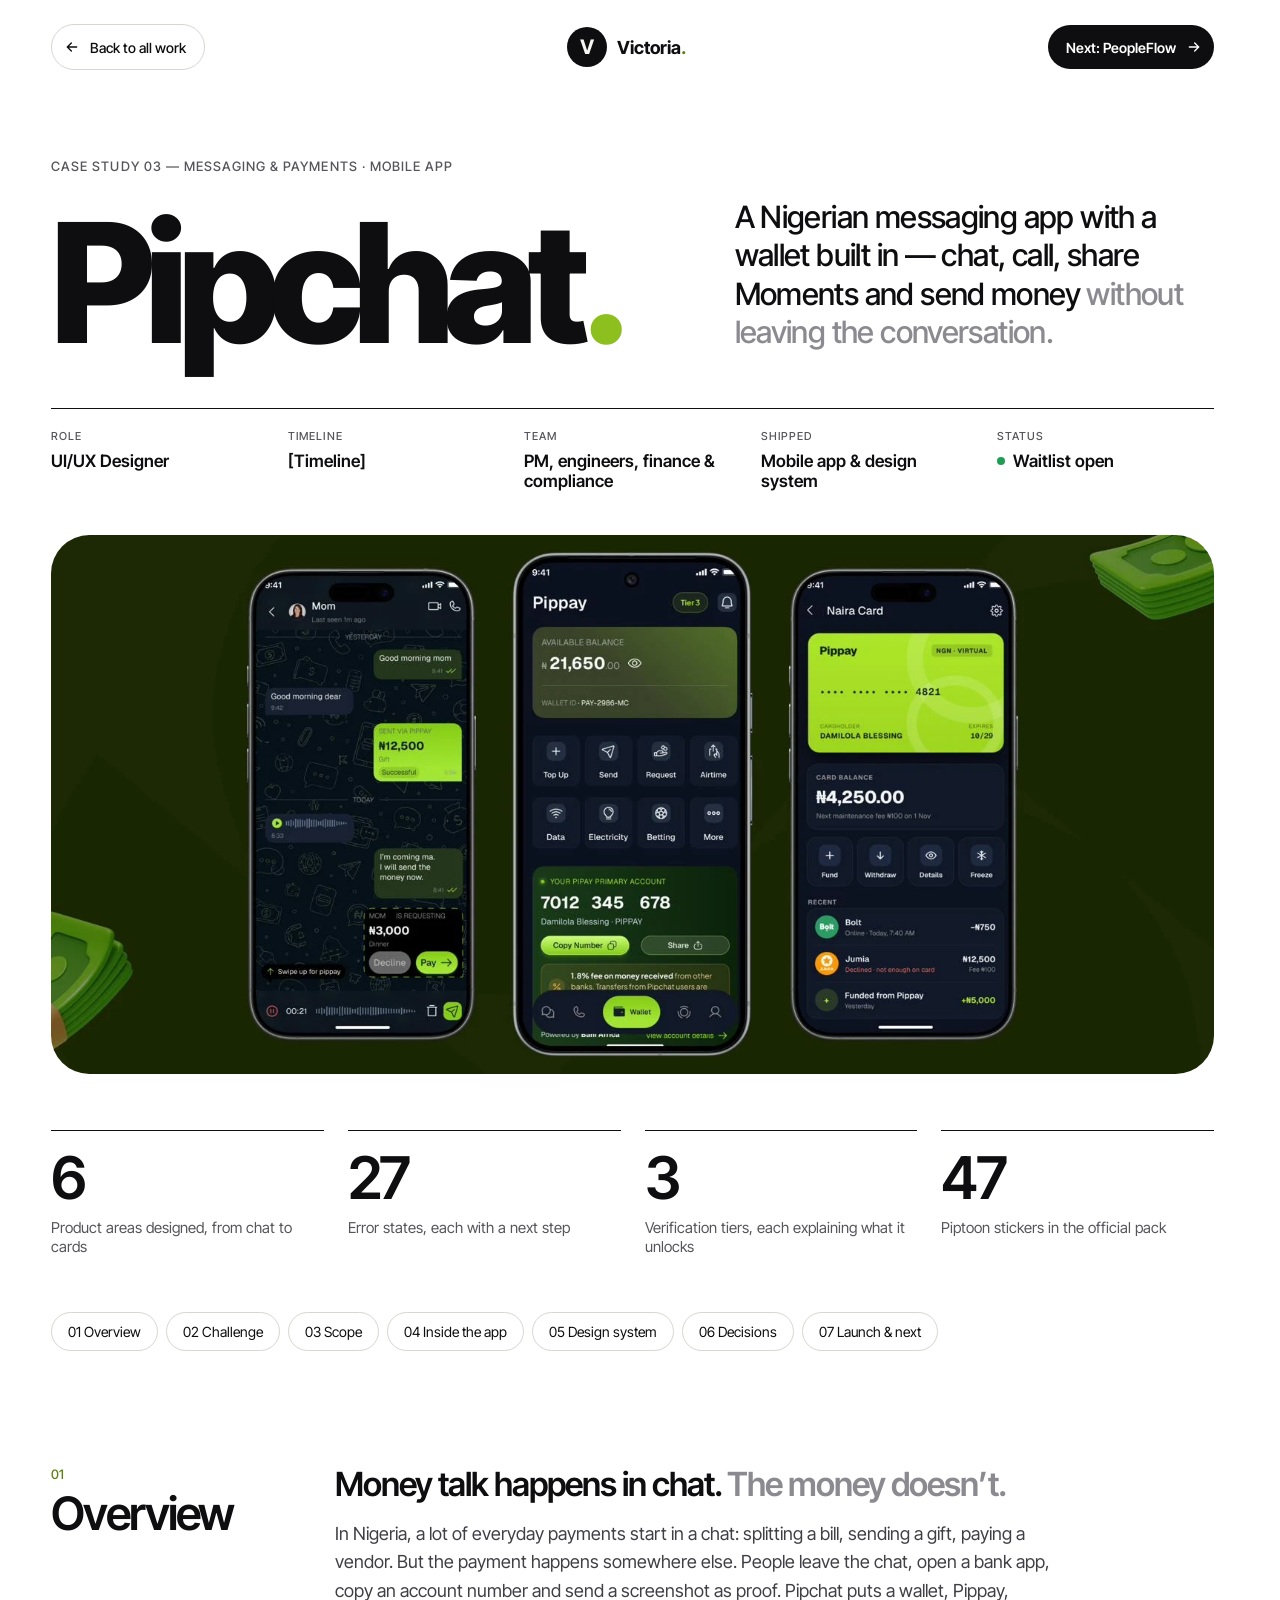
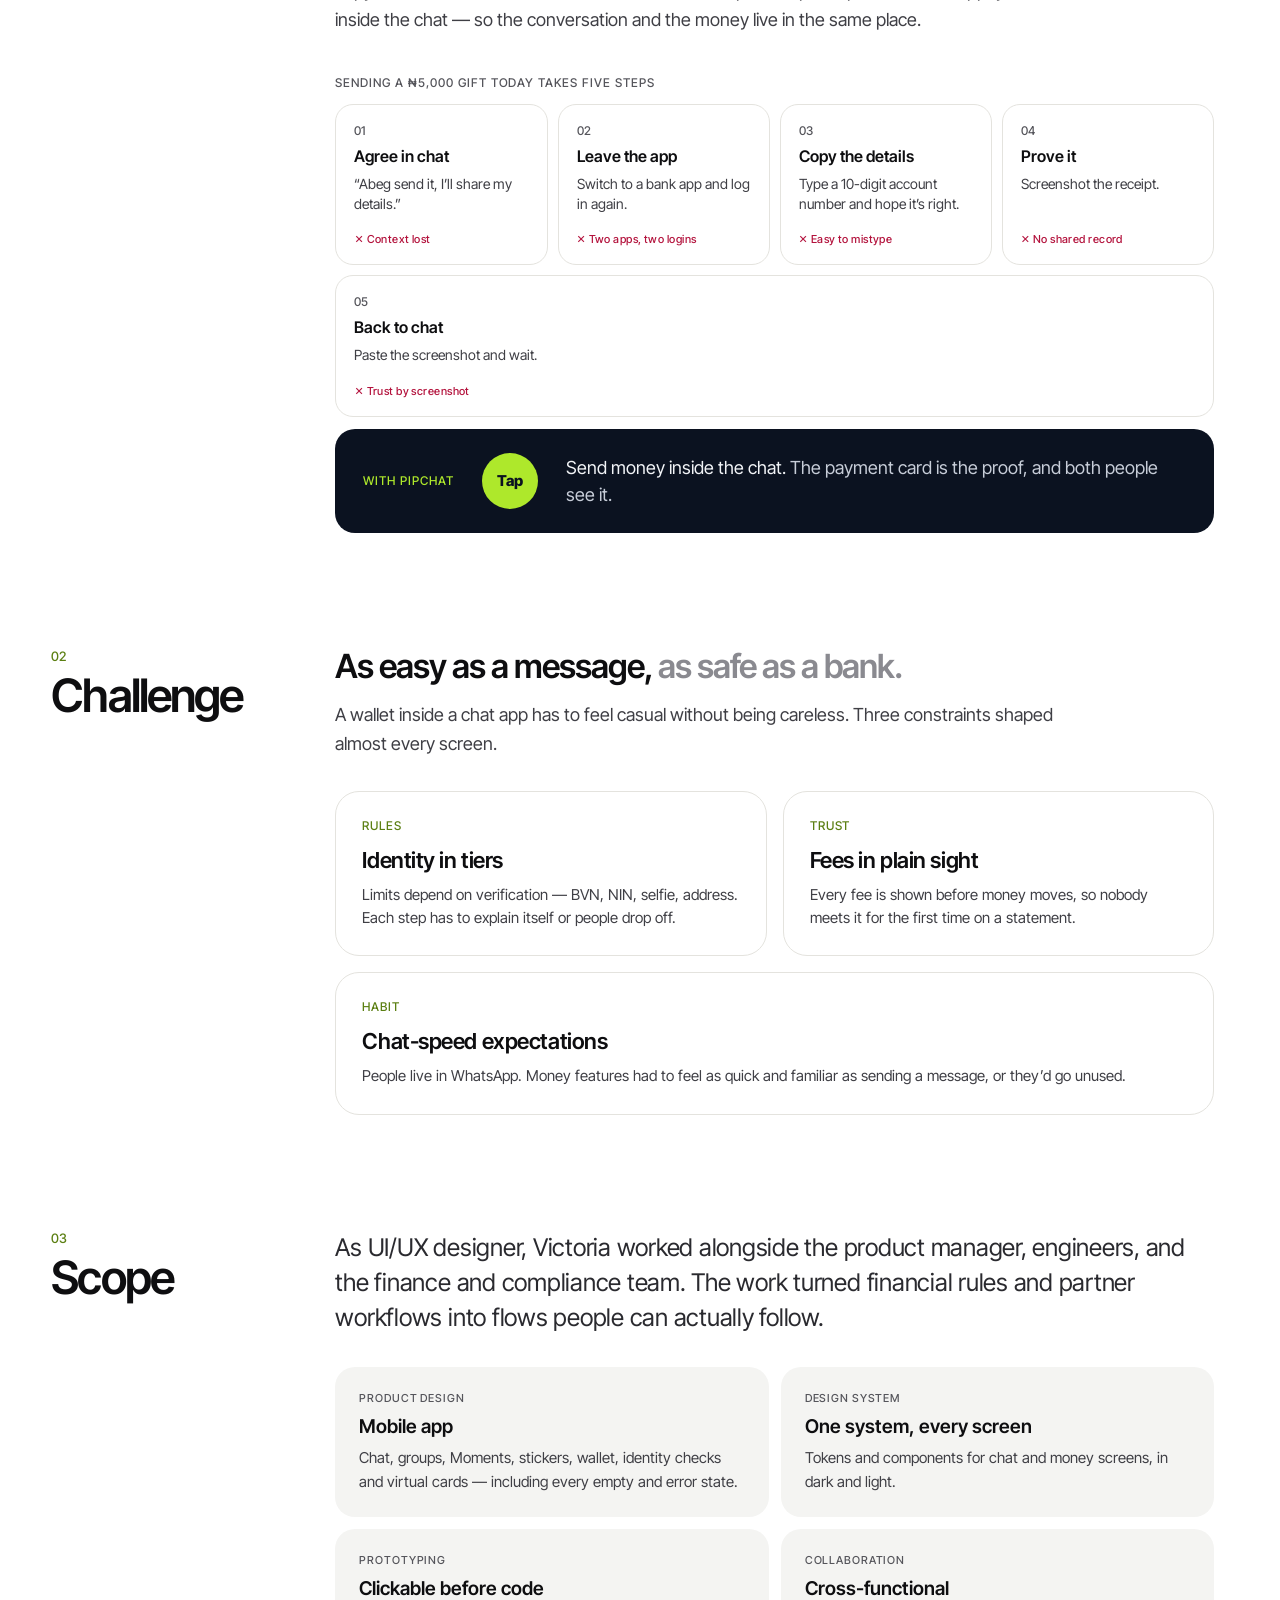
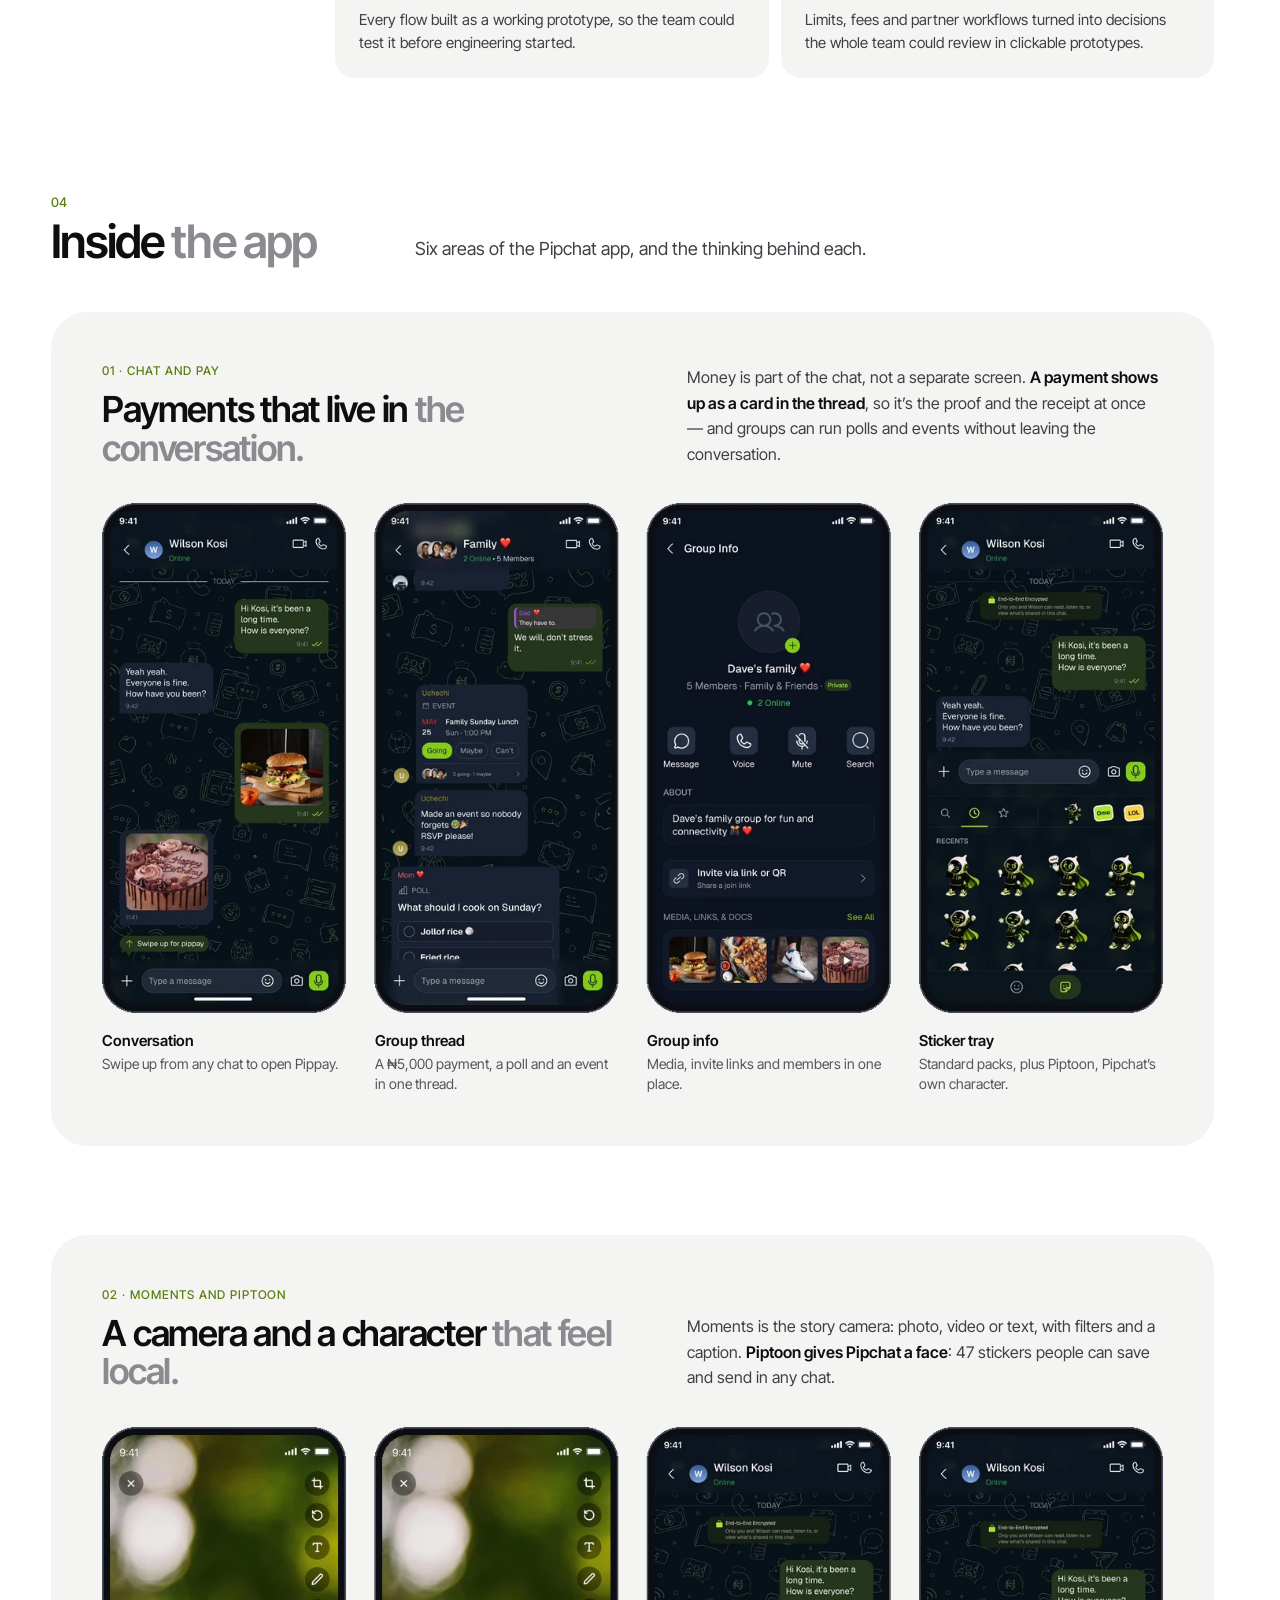
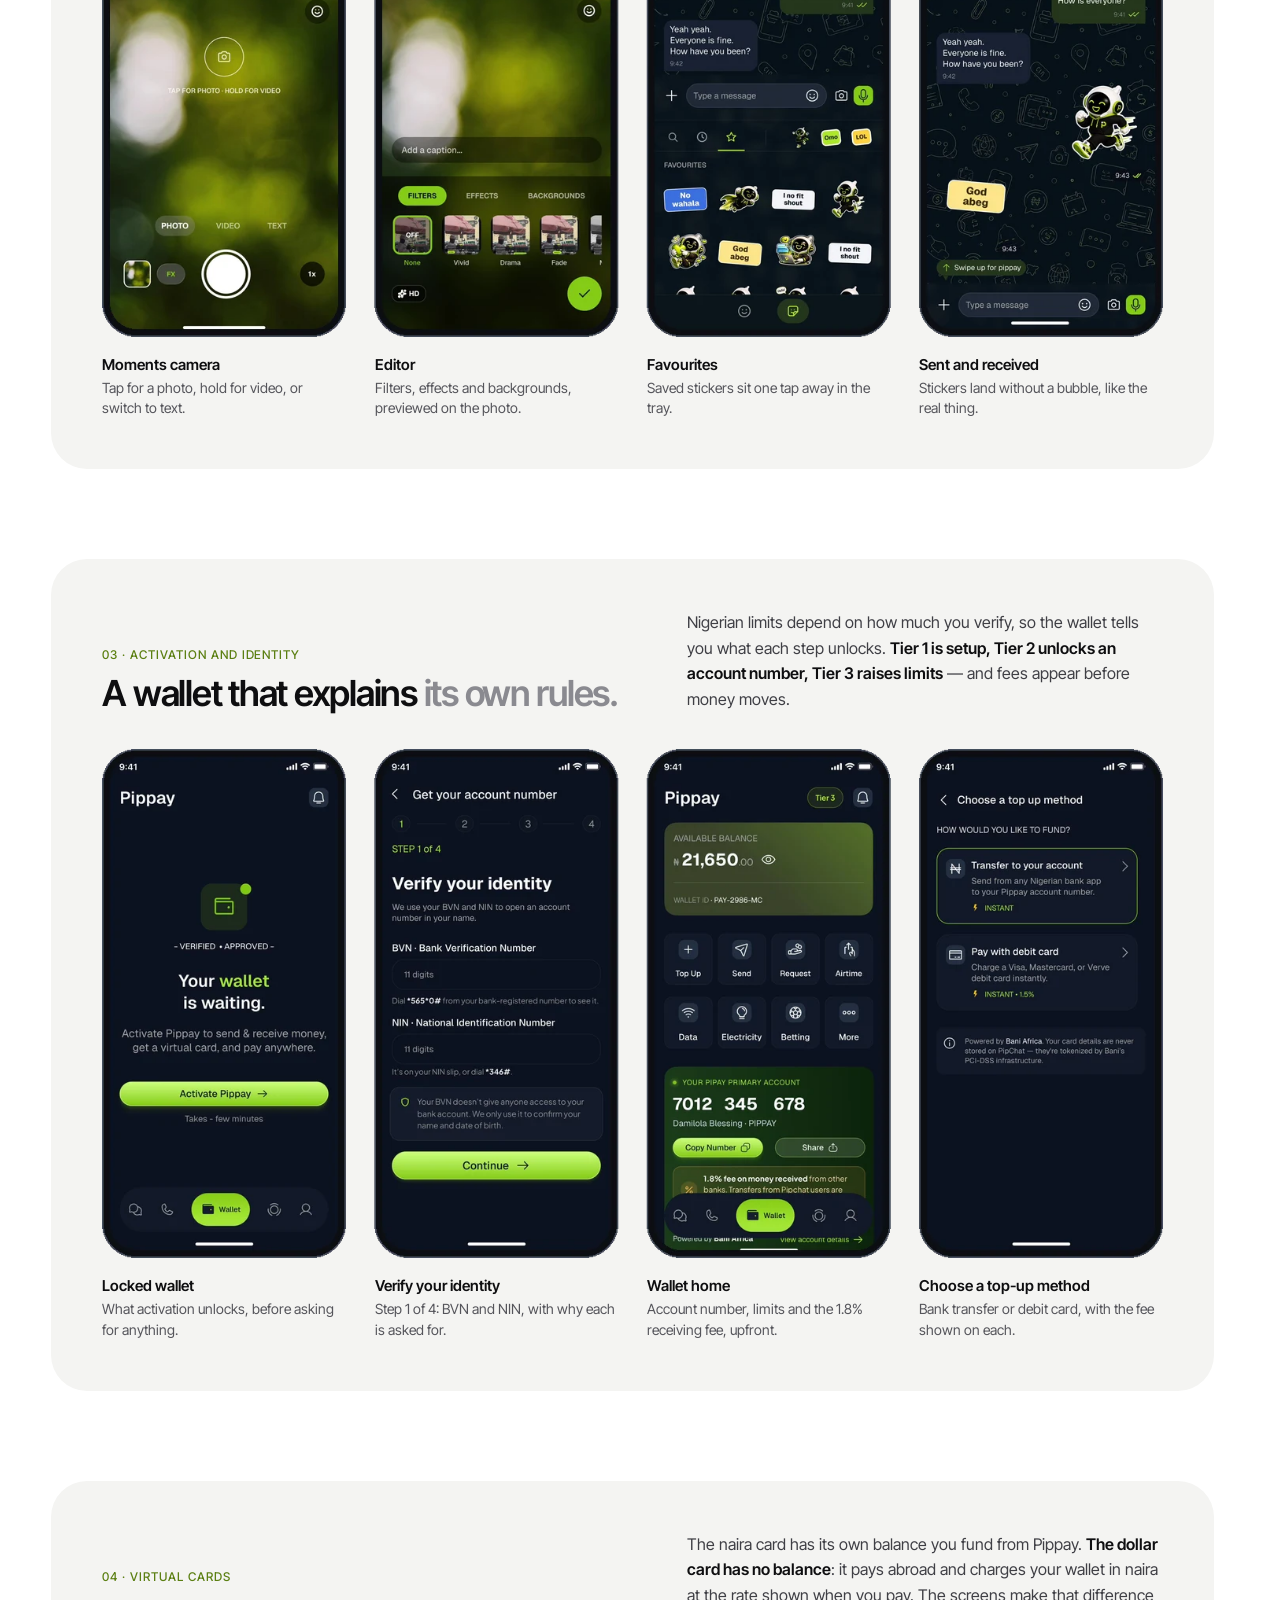
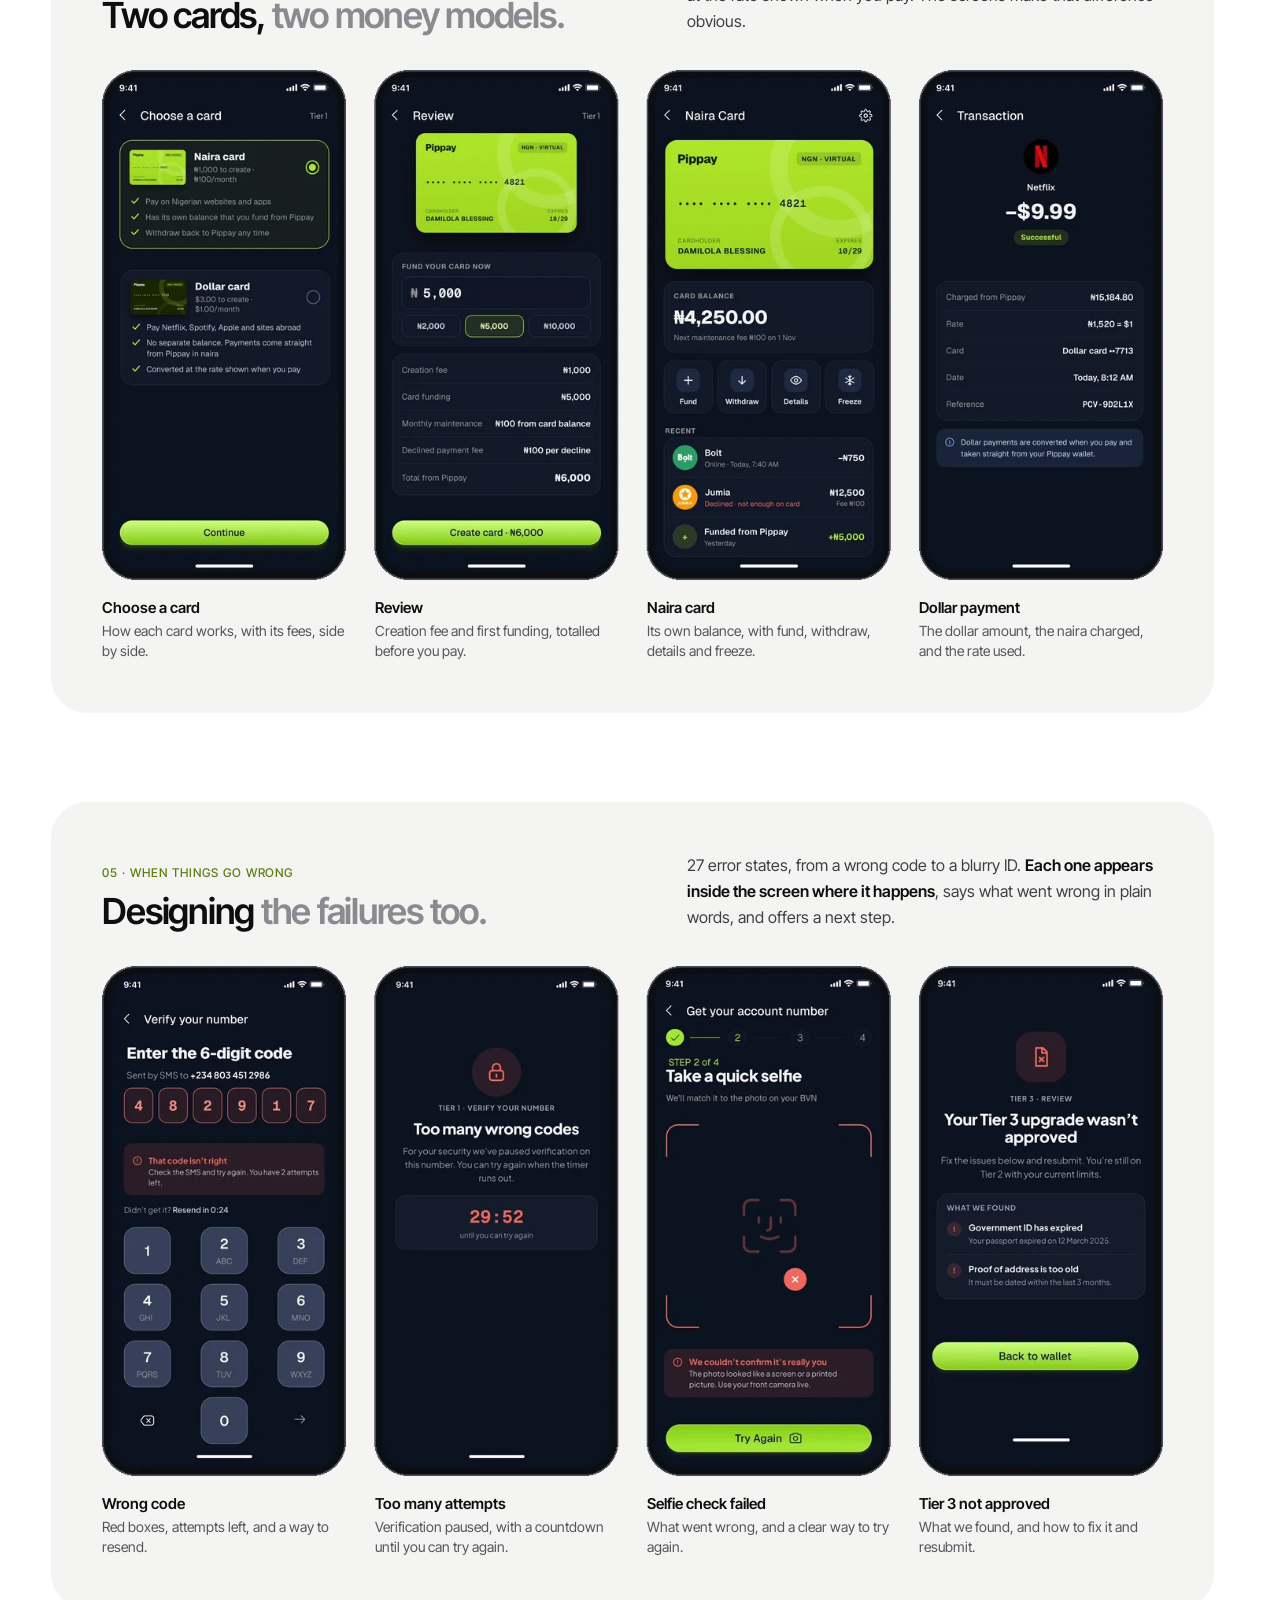
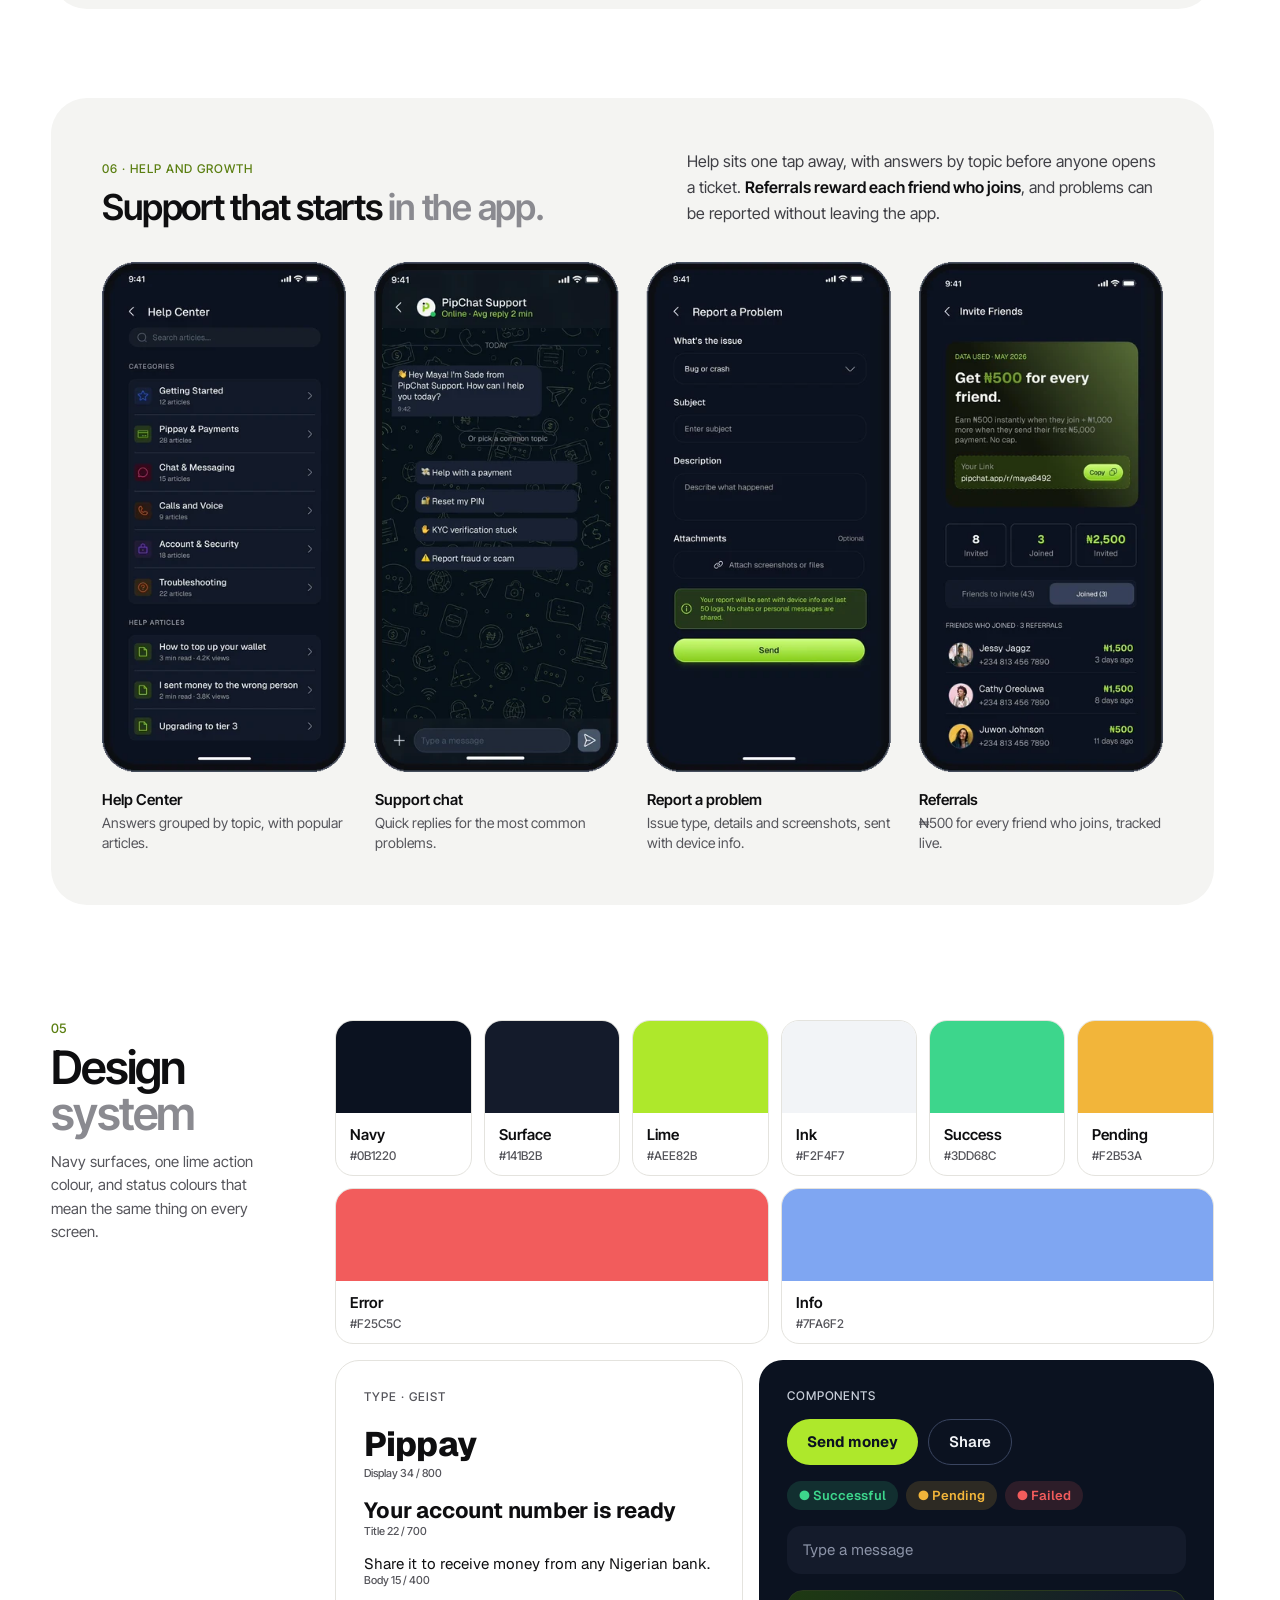
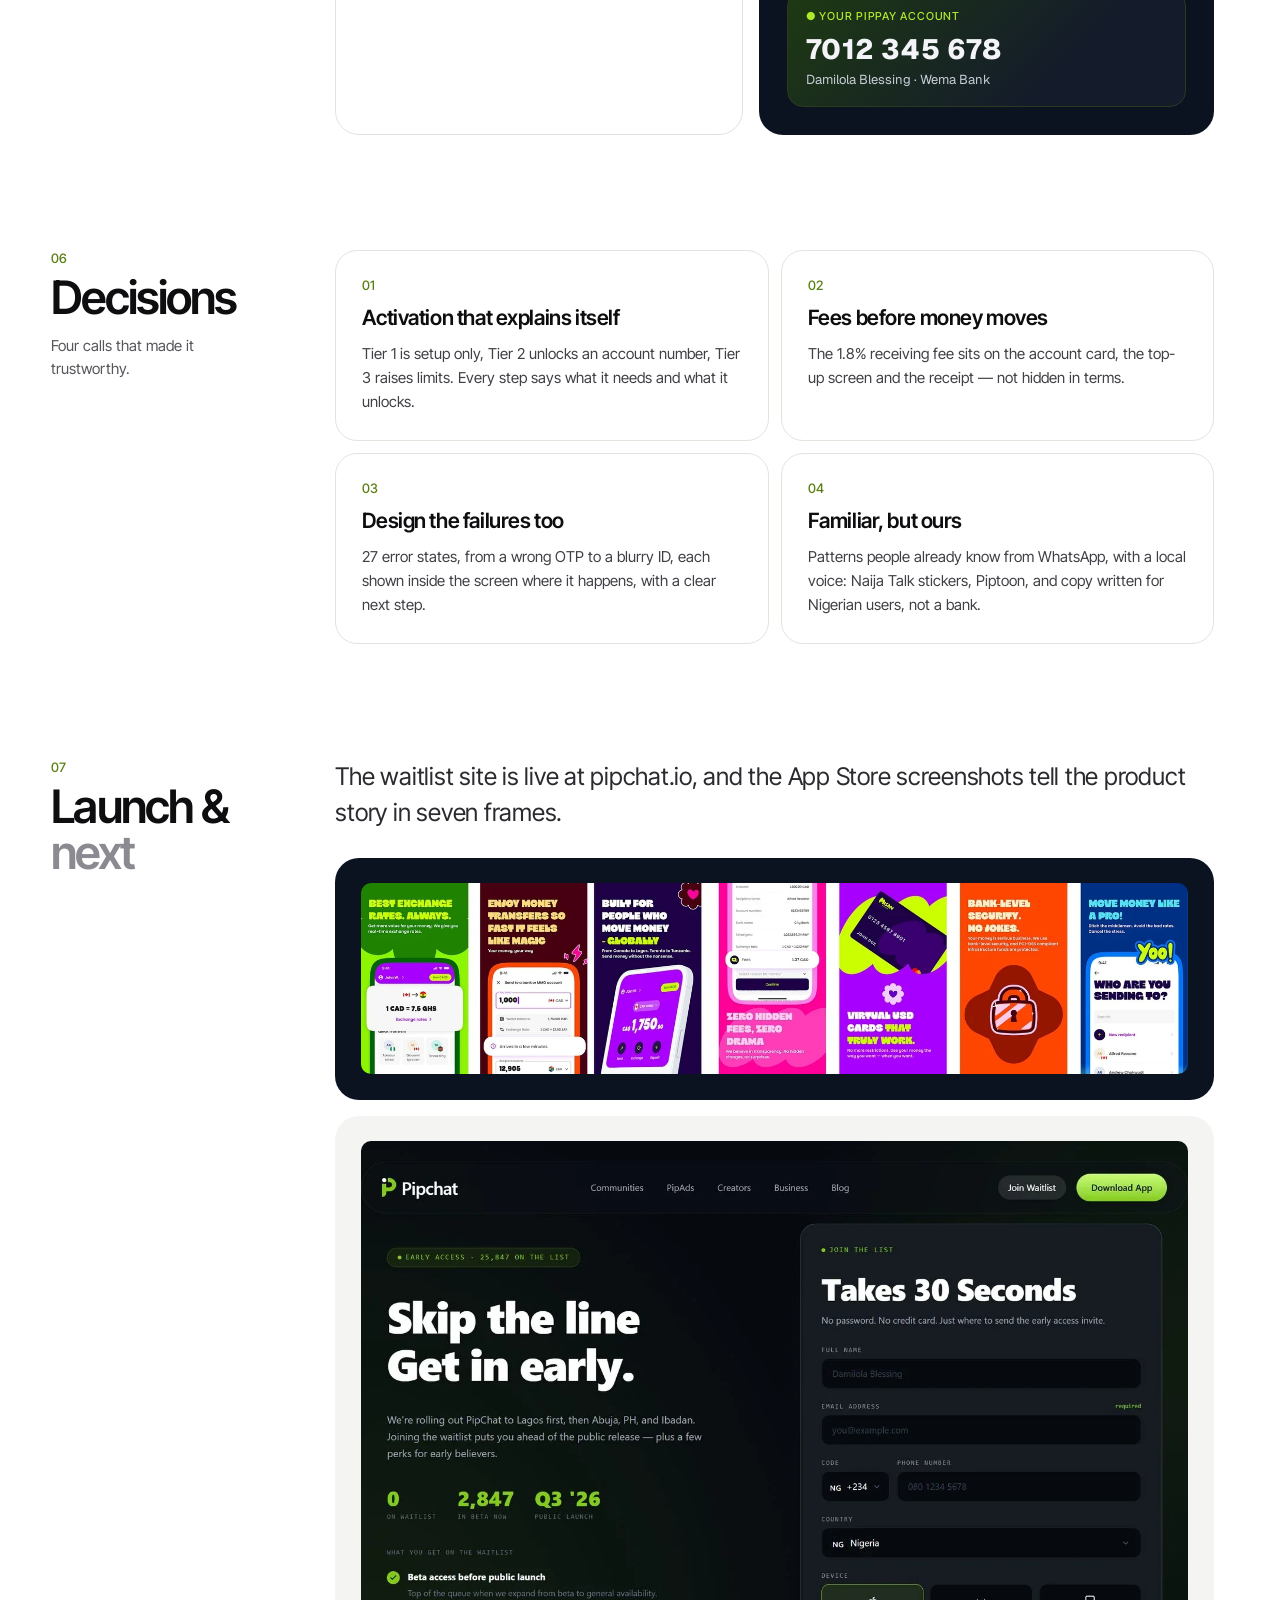
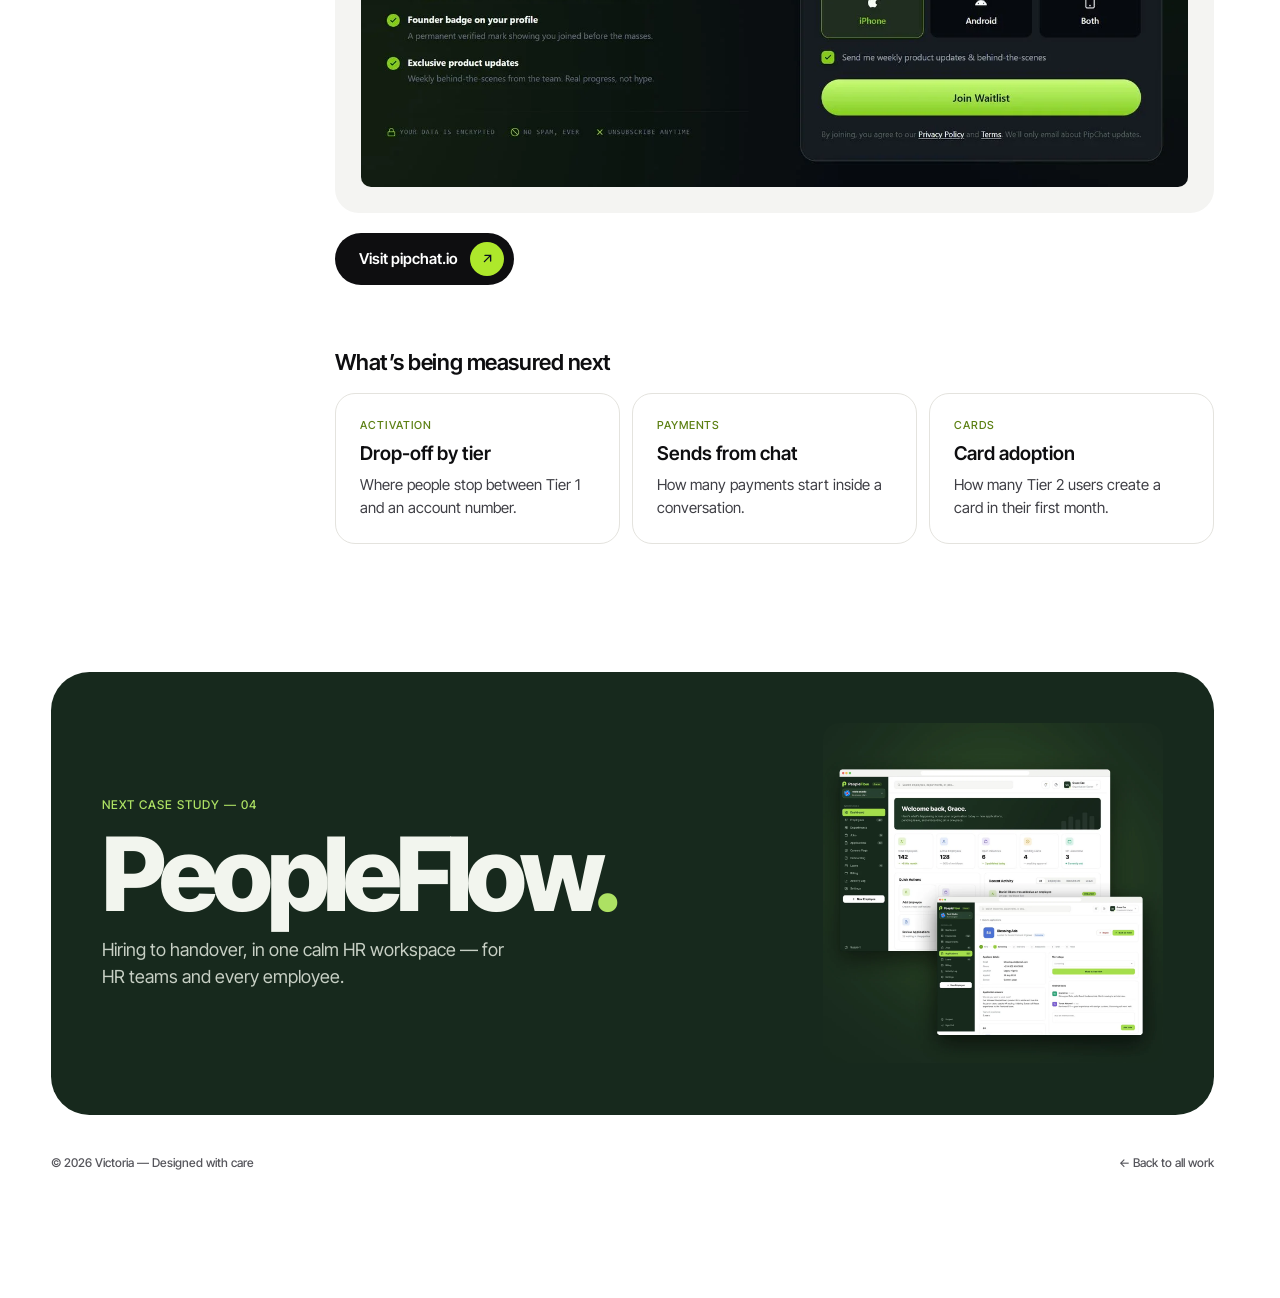
<file: pipchat.html>
<!doctype html>
<html lang="en">
<head>
<meta charset="utf-8">
<meta name="viewport" content="width=device-width, initial-scale=1, viewport-fit=cover">
<title>Pipchat — Case study · Victoria</title>
<meta name="description" content="Pipchat: a Nigerian messaging app with a wallet built in — case study.">
<meta property="og:title" content="Pipchat — Case study · Victoria">
<meta property="og:description" content="Pipchat: a Nigerian messaging app with a wallet built in — case study.">
<meta property="og:type" content="website">
<meta name="theme-color" content="#FFFFFF">
<link rel="icon" href="favicon.svg" type="image/svg+xml">
<link rel="preconnect" href="https://fonts.googleapis.com">
<link rel="stylesheet" href="https://fonts.googleapis.com/css2?family=Inter+Tight:wght@400;500;600;700;800&amp;family=Geist:wght@400;700;800&amp;display=swap">
<style>
body{margin:0;background:#FFFFFF}
a{color:inherit}a:hover{color:inherit}
.it{font-family:inherit;font-style:normal}
.rv{opacity:0;transform:translateY(28px);filter:blur(8px);transition:opacity .9s ease,transform 1s cubic-bezier(.22,1,.36,1),filter .9s ease}
.rv.in{opacity:1;transform:none;filter:blur(0)}
.mono{font-family:'Inter Tight',system-ui,sans-serif;font-weight:500}
.lnk{text-decoration:none;transition:opacity .2s}.lnk:hover{opacity:.6}
.lift{transition:transform .35s cubic-bezier(.2,.7,.2,1)}.lift:hover{transform:translateY(-4px)}
.scrollx{overflow-x:auto;position:relative}
@keyframes floaty{0%,100%{transform:translateY(0)}50%{transform:translateY(-10px)}}
.floaty{animation:floaty 6s ease-in-out infinite}
@media (prefers-reduced-motion:reduce){.floaty{animation:none}}
</style>
<link rel="stylesheet" href="site.css">
</head>
<body>
<div style="font-family:'Inter Tight',system-ui,sans-serif;color:#0E0E10;background:#FFFFFF;overflow:hidden">

<!-- ============ TOP BAR (shared case-study template) ============ -->
<header style="max-width:1320px;margin:0 auto;padding:24px clamp(20px,4vw,56px);display:flex;flex-wrap:wrap;align-items:center;justify-content:space-between;gap:16px">
  <a href="index.html" class="lnk" style="display:inline-flex;align-items:center;gap:10px;min-height:44px;padding:0 18px 0 12px;border-radius:999px;border:1px solid #D7D6D0;background:#FFFFFF;font-weight:500;font-size:14px">
    <svg aria-hidden="true" width="16" height="16" viewBox="0 0 24 24" fill="none" stroke="currentColor" stroke-width="2" stroke-linecap="round"><path d="M19 12H5M11 6l-6 6 6 6"></path></svg>
    Back to all work
  </a>
  <a href="index.html" class="lnk" style="display:flex;align-items:center;gap:10px;font-weight:700;font-size:18px">
    <span class="it" style="width:40px;height:40px;border-radius:50%;background:#0E0E10;color:#F6F6F3;display:flex;align-items:center;justify-content:center;font-size:20px">V</span>
    <span>Victoria<span style="color:#5B7F12">.</span></span>
  </a>
  <a href="peopleflow.html" class="lnk" style="display:inline-flex;align-items:center;gap:10px;min-height:44px;padding:0 12px 0 18px;border-radius:999px;background:#0E0E10;color:#FFFFFF;font-weight:600;font-size:14px">
    Next: PeopleFlow
    <svg aria-hidden="true" width="16" height="16" viewBox="0 0 24 24" fill="none" stroke="currentColor" stroke-width="2" stroke-linecap="round"><path d="M5 12h14M13 6l6 6-6 6"></path></svg>
  </a>
</header>

<!-- ============ HERO ============ -->
<section style="max-width:1320px;margin:0 auto;padding:clamp(32px,5vw,72px) clamp(20px,4vw,56px) 0">
  <p class="mono" style="margin:0;font-size:13px;letter-spacing:.08em;text-transform:uppercase;color:#55555B">Case study 03 — Messaging &amp; payments · Mobile app</p>
  <div style="display:flex;flex-wrap:wrap;gap:24px 64px;align-items:flex-end;margin-top:24px">
    <h1 style="margin:0;flex:1 1 520px;font-size:clamp(80px,13vw,200px);line-height:.82;letter-spacing:-0.06em;font-weight:800">Pipchat<span style="color:#8DBF1E">.</span></h1>
    <p style="margin:0;flex:1 1 380px;font-size:clamp(22px,2.4vw,32px);line-height:1.25;letter-spacing:-0.02em;font-weight:500">A Nigerian messaging app with a wallet built in — chat, call, share Moments and send money <span style="color:#8A8A90">without leaving the conversation.</span></p>
  </div>

  <dl style="margin:56px 0 0;display:flex;flex-wrap:wrap;border-top:1px solid #0E0E10">
    <div style="flex:1 1 180px;padding:20px 20px 20px 0"><dt class="mono" style="font-size:11px;letter-spacing:.08em;text-transform:uppercase;color:#55555B">Role</dt><dd style="margin:8px 0 0;font-size:17px;font-weight:600">UI/UX Designer</dd></div>
    <div style="flex:1 1 180px;padding:20px 20px 20px 0"><dt class="mono" style="font-size:11px;letter-spacing:.08em;text-transform:uppercase;color:#55555B">Timeline</dt><dd style="margin:8px 0 0;font-size:17px;font-weight:600">[Timeline]</dd></div>
    <div style="flex:1 1 180px;padding:20px 20px 20px 0"><dt class="mono" style="font-size:11px;letter-spacing:.08em;text-transform:uppercase;color:#55555B">Team</dt><dd style="margin:8px 0 0;font-size:17px;font-weight:600">PM, engineers, finance &amp; compliance</dd></div>
    <div style="flex:1 1 180px;padding:20px 20px 20px 0"><dt class="mono" style="font-size:11px;letter-spacing:.08em;text-transform:uppercase;color:#55555B">Shipped</dt><dd style="margin:8px 0 0;font-size:17px;font-weight:600">Mobile app &amp; design system</dd></div>
    <div style="flex:1 1 180px;padding:20px 0"><dt class="mono" style="font-size:11px;letter-spacing:.08em;text-transform:uppercase;color:#55555B">Status</dt><dd style="margin:8px 0 0;font-size:17px;font-weight:600;display:flex;align-items:center;gap:8px"><span style="width:8px;height:8px;border-radius:50%;background:#1F9D55"></span>Waitlist open</dd></div>
  </dl>

  <div style="margin-top:24px;border-radius:clamp(24px,3vw,40px);background:#1A2602;overflow:hidden">
    <img src="pc_hero.webp" alt="Three Pipchat screens: a chat with a ₦12,500 payment card and a ₦3,000 request, the Pippay wallet, and the naira virtual card" style="width:100%;display:block">
  </div>
</section>

<!-- ============ AT A GLANCE ============ -->
<section style="max-width:1320px;margin:0 auto;padding:56px clamp(20px,4vw,56px) 0">
  <div style="display:flex;flex-wrap:wrap;gap:24px">
    <div style="flex:1 1 220px;border-top:1px solid #0E0E10;padding-top:18px"><div style="font-size:clamp(44px,4.6vw,64px);font-weight:600;letter-spacing:-0.04em;line-height:1">6</div><p style="margin:10px 0 0;color:#55555B;font-size:15px">Product areas designed, from chat to cards</p></div>
    <div style="flex:1 1 220px;border-top:1px solid #0E0E10;padding-top:18px"><div style="font-size:clamp(44px,4.6vw,64px);font-weight:600;letter-spacing:-0.04em;line-height:1">27</div><p style="margin:10px 0 0;color:#55555B;font-size:15px">Error states, each with a next step</p></div>
    <div style="flex:1 1 220px;border-top:1px solid #0E0E10;padding-top:18px"><div style="font-size:clamp(44px,4.6vw,64px);font-weight:600;letter-spacing:-0.04em;line-height:1">3</div><p style="margin:10px 0 0;color:#55555B;font-size:15px">Verification tiers, each explaining what it unlocks</p></div>
    <div style="flex:1 1 220px;border-top:1px solid #0E0E10;padding-top:18px"><div style="font-size:clamp(44px,4.6vw,64px);font-weight:600;letter-spacing:-0.04em;line-height:1">47</div><p style="margin:10px 0 0;color:#55555B;font-size:15px">Piptoon stickers in the official pack</p></div>
  </div>
  <nav aria-label="Chapters" style="margin-top:56px;display:flex;flex-wrap:wrap;gap:8px">
    <a href="#overview" class="lnk" style="padding:10px 16px;border-radius:999px;border:1px solid #D7D6D0;background:#FFFFFF;font-size:14px">01 Overview</a>
    <a href="#challenge" class="lnk" style="padding:10px 16px;border-radius:999px;border:1px solid #D7D6D0;background:#FFFFFF;font-size:14px">02 Challenge</a>
    <a href="#scope" class="lnk" style="padding:10px 16px;border-radius:999px;border:1px solid #D7D6D0;background:#FFFFFF;font-size:14px">03 Scope</a>
    <a href="#inside" class="lnk" style="padding:10px 16px;border-radius:999px;border:1px solid #D7D6D0;background:#FFFFFF;font-size:14px">04 Inside the app</a>
    <a href="#system" class="lnk" style="padding:10px 16px;border-radius:999px;border:1px solid #D7D6D0;background:#FFFFFF;font-size:14px">05 Design system</a>
    <a href="#decisions" class="lnk" style="padding:10px 16px;border-radius:999px;border:1px solid #D7D6D0;background:#FFFFFF;font-size:14px">06 Decisions</a>
    <a href="#launch" class="lnk" style="padding:10px 16px;border-radius:999px;border:1px solid #D7D6D0;background:#FFFFFF;font-size:14px">07 Launch &amp; next</a>
  </nav>
</section>

<!-- ============ 01 OVERVIEW ============ -->
<section id="overview" style="max-width:1320px;margin:0 auto;padding:clamp(80px,9vw,128px) clamp(20px,4vw,56px) 0;display:flex;flex-wrap:wrap;gap:24px 64px">
  <div style="flex:1 1 220px;max-width:300px"><div class="mono" style="font-size:13px;color:#5B7F12">01</div><h2 style="margin:8px 0 0;font-size:clamp(36px,3.6vw,52px);letter-spacing:-0.04em;line-height:1;font-weight:600">Overview</h2></div>
  <div style="flex:999 1 640px;min-width:0">
    <h3 style="margin:0;font-size:clamp(26px,2.6vw,38px);letter-spacing:-0.03em;line-height:1.12;font-weight:600">Money talk happens in chat. <span style="color:#8A8A90">The money doesn’t.</span></h3>
    <p style="margin:16px 0 0;font-size:18px;line-height:1.6;color:#3F3F45;max-width:720px">In Nigeria, a lot of everyday payments start in a chat: splitting a bill, sending a gift, paying a vendor. But the payment happens somewhere else. People leave the chat, open a bank app, copy an account number and send a screenshot as proof. Pipchat puts a wallet, Pippay, inside the chat — so the conversation and the money live in the same place.</p>

    <p class="mono" style="margin:40px 0 14px;font-size:12px;letter-spacing:.08em;text-transform:uppercase;color:#55555B">Sending a ₦5,000 gift today takes five steps</p>
    <ol style="margin:0;padding:0;list-style:none;display:flex;flex-wrap:wrap;gap:10px">
      
        <li style="flex:1 1 150px;background:#FFFFFF;border:1px solid #E4E3DE;border-radius:18px;padding:18px;display:flex;flex-direction:column;gap:8px">
          <span class="mono" style="font-size:12px;color:#55555B">01</span>
          <span style="font-weight:600;font-size:16px">Agree in chat</span>
          <span style="font-size:14px;line-height:1.45;color:#3F3F45">“Abeg send it, I’ll share my details.”</span>
          <span class="mono" style="margin-top:auto;padding-top:10px;font-size:11px;letter-spacing:.04em;color:#B3123C">✕ Context lost</span>
        </li>
      
        <li style="flex:1 1 150px;background:#FFFFFF;border:1px solid #E4E3DE;border-radius:18px;padding:18px;display:flex;flex-direction:column;gap:8px">
          <span class="mono" style="font-size:12px;color:#55555B">02</span>
          <span style="font-weight:600;font-size:16px">Leave the app</span>
          <span style="font-size:14px;line-height:1.45;color:#3F3F45">Switch to a bank app and log in again.</span>
          <span class="mono" style="margin-top:auto;padding-top:10px;font-size:11px;letter-spacing:.04em;color:#B3123C">✕ Two apps, two logins</span>
        </li>
      
        <li style="flex:1 1 150px;background:#FFFFFF;border:1px solid #E4E3DE;border-radius:18px;padding:18px;display:flex;flex-direction:column;gap:8px">
          <span class="mono" style="font-size:12px;color:#55555B">03</span>
          <span style="font-weight:600;font-size:16px">Copy the details</span>
          <span style="font-size:14px;line-height:1.45;color:#3F3F45">Type a 10-digit account number and hope it’s right.</span>
          <span class="mono" style="margin-top:auto;padding-top:10px;font-size:11px;letter-spacing:.04em;color:#B3123C">✕ Easy to mistype</span>
        </li>
      
        <li style="flex:1 1 150px;background:#FFFFFF;border:1px solid #E4E3DE;border-radius:18px;padding:18px;display:flex;flex-direction:column;gap:8px">
          <span class="mono" style="font-size:12px;color:#55555B">04</span>
          <span style="font-weight:600;font-size:16px">Prove it</span>
          <span style="font-size:14px;line-height:1.45;color:#3F3F45">Screenshot the receipt.</span>
          <span class="mono" style="margin-top:auto;padding-top:10px;font-size:11px;letter-spacing:.04em;color:#B3123C">✕ No shared record</span>
        </li>
      
        <li style="flex:1 1 150px;background:#FFFFFF;border:1px solid #E4E3DE;border-radius:18px;padding:18px;display:flex;flex-direction:column;gap:8px">
          <span class="mono" style="font-size:12px;color:#55555B">05</span>
          <span style="font-weight:600;font-size:16px">Back to chat</span>
          <span style="font-size:14px;line-height:1.45;color:#3F3F45">Paste the screenshot and wait.</span>
          <span class="mono" style="margin-top:auto;padding-top:10px;font-size:11px;letter-spacing:.04em;color:#B3123C">✕ Trust by screenshot</span>
        </li>
      
    </ol>
    <div style="margin-top:12px;background:#0B1220;color:#F2F4F7;border-radius:20px;padding:24px 28px;display:flex;flex-wrap:wrap;align-items:center;gap:16px 28px">
      <span class="mono" style="font-size:12px;letter-spacing:.08em;text-transform:uppercase;color:#AEE82B">With Pipchat</span>
      <span style="display:inline-flex;align-items:center;justify-content:center;min-width:56px;height:56px;border-radius:50%;background:#AEE82B;color:#0B1220;font-weight:800;font-size:15px">Tap</span>
      <p style="margin:0;flex:1 1 320px;font-size:18px;line-height:1.5">Send money inside the chat. <span style="color:#C7CDD8">The payment card is the proof, and both people see it.</span></p>
    </div>
  </div>
</section>

<!-- ============ 02 CHALLENGE ============ -->
<section id="challenge" style="max-width:1320px;margin:0 auto;padding:clamp(80px,9vw,128px) clamp(20px,4vw,56px) 0;display:flex;flex-wrap:wrap;gap:24px 64px">
  <div style="flex:1 1 220px;max-width:300px"><div class="mono" style="font-size:13px;color:#5B7F12">02</div><h2 style="margin:8px 0 0;font-size:clamp(36px,3.6vw,52px);letter-spacing:-0.04em;line-height:1;font-weight:600">Challenge</h2></div>
  <div style="flex:999 1 640px;min-width:0">
    <h3 style="margin:0;font-size:clamp(26px,2.6vw,38px);letter-spacing:-0.03em;line-height:1.12;font-weight:600">As easy as a message, <span style="color:#8A8A90">as safe as a bank.</span></h3>
    <p style="margin:16px 0 0;font-size:18px;line-height:1.6;color:#3F3F45;max-width:720px">A wallet inside a chat app has to feel casual without being careless. Three constraints shaped almost every screen.</p>
    <div style="display:flex;flex-wrap:wrap;gap:16px;margin-top:32px">
      <div class="lift" style="flex:1 1 240px;background:#FFFFFF;border:1px solid #E4E3DE;border-radius:24px;padding:26px"><div class="mono" style="font-size:12px;letter-spacing:.08em;text-transform:uppercase;color:#5B7F12">Rules</div><div style="font-size:22px;font-weight:600;letter-spacing:-0.02em;margin-top:14px">Identity in tiers</div><p style="margin:10px 0 0;font-size:15px;line-height:1.55;color:#3F3F45">Limits depend on verification — BVN, NIN, selfie, address. Each step has to explain itself or people drop off.</p></div>
      <div class="lift" style="flex:1 1 240px;background:#FFFFFF;border:1px solid #E4E3DE;border-radius:24px;padding:26px"><div class="mono" style="font-size:12px;letter-spacing:.08em;text-transform:uppercase;color:#5B7F12">Trust</div><div style="font-size:22px;font-weight:600;letter-spacing:-0.02em;margin-top:14px">Fees in plain sight</div><p style="margin:10px 0 0;font-size:15px;line-height:1.55;color:#3F3F45">Every fee is shown before money moves, so nobody meets it for the first time on a statement.</p></div>
      <div class="lift" style="flex:1 1 240px;background:#FFFFFF;border:1px solid #E4E3DE;border-radius:24px;padding:26px"><div class="mono" style="font-size:12px;letter-spacing:.08em;text-transform:uppercase;color:#5B7F12">Habit</div><div style="font-size:22px;font-weight:600;letter-spacing:-0.02em;margin-top:14px">Chat-speed expectations</div><p style="margin:10px 0 0;font-size:15px;line-height:1.55;color:#3F3F45">People live in WhatsApp. Money features had to feel as quick and familiar as sending a message, or they’d go unused.</p></div>
    </div>
  </div>
</section>

<!-- ============ 03 SCOPE ============ -->
<section id="scope" style="max-width:1320px;margin:0 auto;padding:clamp(80px,9vw,128px) clamp(20px,4vw,56px) 0;display:flex;flex-wrap:wrap;gap:24px 64px">
  <div style="flex:1 1 220px;max-width:300px"><div class="mono" style="font-size:13px;color:#5B7F12">03</div><h2 style="margin:8px 0 0;font-size:clamp(36px,3.6vw,52px);letter-spacing:-0.04em;line-height:1;font-weight:600">Scope</h2></div>
  <div style="flex:999 1 640px;min-width:0">
    <p style="margin:0;font-size:clamp(20px,1.9vw,26px);line-height:1.45;letter-spacing:-0.01em;color:#2A2A2F">As UI/UX designer, Victoria worked alongside the product manager, engineers, and the finance and compliance team. The work turned financial rules and partner workflows into flows people can actually follow.</p>
    <div style="display:flex;flex-wrap:wrap;gap:12px;margin-top:32px">
      <div style="flex:1 1 260px;background:#F4F4F2;border-radius:20px;padding:24px"><div class="mono" style="font-size:11px;letter-spacing:.08em;text-transform:uppercase;color:#55555B">Product design</div><div style="font-size:19px;font-weight:600;margin-top:10px">Mobile app</div><p style="margin:8px 0 0;font-size:15px;line-height:1.55;color:#3F3F45">Chat, groups, Moments, stickers, wallet, identity checks and virtual cards — including every empty and error state.</p></div>
      <div style="flex:1 1 260px;background:#F4F4F2;border-radius:20px;padding:24px"><div class="mono" style="font-size:11px;letter-spacing:.08em;text-transform:uppercase;color:#55555B">Design system</div><div style="font-size:19px;font-weight:600;margin-top:10px">One system, every screen</div><p style="margin:8px 0 0;font-size:15px;line-height:1.55;color:#3F3F45">Tokens and components for chat and money screens, in dark and light.</p></div>
      <div style="flex:1 1 260px;background:#F4F4F2;border-radius:20px;padding:24px"><div class="mono" style="font-size:11px;letter-spacing:.08em;text-transform:uppercase;color:#55555B">Prototyping</div><div style="font-size:19px;font-weight:600;margin-top:10px">Clickable before code</div><p style="margin:8px 0 0;font-size:15px;line-height:1.55;color:#3F3F45">Every flow built as a working prototype, so the team could test it before engineering started.</p></div>
      <div style="flex:1 1 260px;background:#F4F4F2;border-radius:20px;padding:24px"><div class="mono" style="font-size:11px;letter-spacing:.08em;text-transform:uppercase;color:#55555B">Collaboration</div><div style="font-size:19px;font-weight:600;margin-top:10px">Cross-functional</div><p style="margin:8px 0 0;font-size:15px;line-height:1.55;color:#3F3F45">Limits, fees and partner workflows turned into decisions the whole team could review in clickable prototypes.</p></div>
    </div>
  </div>
</section>

<!-- ============ 04 INSIDE THE APP ============ -->
<section id="inside" style="max-width:1320px;margin:0 auto;padding:clamp(80px,9vw,128px) clamp(20px,4vw,56px) 0">
  <div style="display:flex;flex-wrap:wrap;gap:24px 64px;align-items:flex-end">
    <div style="flex:1 1 220px;max-width:300px"><div class="mono" style="font-size:13px;color:#5B7F12">04</div><h2 style="margin:8px 0 0;font-size:clamp(36px,3.6vw,52px);letter-spacing:-0.04em;line-height:1;font-weight:600">Inside <span class="it" style="color:#8A8A90">the app</span></h2></div>
    <p style="margin:0;flex:999 1 640px;font-size:18px;line-height:1.6;color:#3F3F45;max-width:720px">Six areas of the Pipchat app, and the thinking behind each.</p>
  </div>
  <div style="display:flex;flex-direction:column;gap:clamp(56px,7vw,96px);margin-top:48px">
    
      <article style="background:#F4F4F2;border-radius:clamp(24px,3vw,36px);padding:clamp(24px,4vw,56px)">
        <div style="display:flex;flex-wrap:wrap;gap:16px 48px;align-items:flex-end;justify-content:space-between">
          <div style="flex:1 1 420px;min-width:0">
            <div class="mono" style="font-size:12px;letter-spacing:.08em;text-transform:uppercase;color:#5B7F12">01 · Chat and pay</div>
            <h3 style="margin:12px 0 0;font-size:clamp(26px,2.8vw,40px);letter-spacing:-0.035em;line-height:1.08;font-weight:600">Payments that live in <span style="color:#8A8A90">the conversation.</span></h3>
          </div>
          <p style="margin:0;flex:1 1 360px;font-size:16px;line-height:1.6;color:#3F3F45">Money is part of the chat, not a separate screen. <strong style="color:#0E0E10;font-weight:600"> A payment shows up as a card in the thread</strong>, so it’s the proof and the receipt at once — and groups can run polls and events without leaving the conversation.</p>
        </div>
        <figure style="margin:36px 0 0">
          <div class="scrollx">
            <div style="min-width:820px">
              <img src="pc_chat.webp" alt="Conversation, group thread, group info and sticker tray screens" style="width:100%;display:block">
              <figcaption style="display:grid;grid-template-columns:repeat(4,minmax(0,1fr));column-gap:2.67%;margin-top:18px">
                
                  <div><div style="font-weight:600;font-size:15px">Conversation</div><div style="margin-top:4px;font-size:14px;line-height:1.45;color:#55555B">Swipe up from any chat to open Pippay.</div></div>
                
                  <div><div style="font-weight:600;font-size:15px">Group thread</div><div style="margin-top:4px;font-size:14px;line-height:1.45;color:#55555B">A ₦5,000 payment, a poll and an event in one thread.</div></div>
                
                  <div><div style="font-weight:600;font-size:15px">Group info</div><div style="margin-top:4px;font-size:14px;line-height:1.45;color:#55555B">Media, invite links and members in one place.</div></div>
                
                  <div><div style="font-weight:600;font-size:15px">Sticker tray</div><div style="margin-top:4px;font-size:14px;line-height:1.45;color:#55555B">Standard packs, plus Piptoon, Pipchat’s own character.</div></div>
                
              </figcaption>
            </div>
          </div>
        </figure>
      </article>
    
      <article style="background:#F4F4F2;border-radius:clamp(24px,3vw,36px);padding:clamp(24px,4vw,56px)">
        <div style="display:flex;flex-wrap:wrap;gap:16px 48px;align-items:flex-end;justify-content:space-between">
          <div style="flex:1 1 420px;min-width:0">
            <div class="mono" style="font-size:12px;letter-spacing:.08em;text-transform:uppercase;color:#5B7F12">02 · Moments and Piptoon</div>
            <h3 style="margin:12px 0 0;font-size:clamp(26px,2.8vw,40px);letter-spacing:-0.035em;line-height:1.08;font-weight:600">A camera and a character <span style="color:#8A8A90">that feel local.</span></h3>
          </div>
          <p style="margin:0;flex:1 1 360px;font-size:16px;line-height:1.6;color:#3F3F45">Moments is the story camera: photo, video or text, with filters and a caption. <strong style="color:#0E0E10;font-weight:600"> Piptoon gives Pipchat a face</strong>: 47 stickers people can save and send in any chat.</p>
        </div>
        <figure style="margin:36px 0 0">
          <div class="scrollx">
            <div style="min-width:820px">
              <img src="pc_moments.webp" alt="Moments camera, editor, sticker favourites and stickers in chat" style="width:100%;display:block">
              <figcaption style="display:grid;grid-template-columns:repeat(4,minmax(0,1fr));column-gap:2.67%;margin-top:18px">
                
                  <div><div style="font-weight:600;font-size:15px">Moments camera</div><div style="margin-top:4px;font-size:14px;line-height:1.45;color:#55555B">Tap for a photo, hold for video, or switch to text.</div></div>
                
                  <div><div style="font-weight:600;font-size:15px">Editor</div><div style="margin-top:4px;font-size:14px;line-height:1.45;color:#55555B">Filters, effects and backgrounds, previewed on the photo.</div></div>
                
                  <div><div style="font-weight:600;font-size:15px">Favourites</div><div style="margin-top:4px;font-size:14px;line-height:1.45;color:#55555B">Saved stickers sit one tap away in the tray.</div></div>
                
                  <div><div style="font-weight:600;font-size:15px">Sent and received</div><div style="margin-top:4px;font-size:14px;line-height:1.45;color:#55555B">Stickers land without a bubble, like the real thing.</div></div>
                
              </figcaption>
            </div>
          </div>
        </figure>
      </article>
    
      <article style="background:#F4F4F2;border-radius:clamp(24px,3vw,36px);padding:clamp(24px,4vw,56px)">
        <div style="display:flex;flex-wrap:wrap;gap:16px 48px;align-items:flex-end;justify-content:space-between">
          <div style="flex:1 1 420px;min-width:0">
            <div class="mono" style="font-size:12px;letter-spacing:.08em;text-transform:uppercase;color:#5B7F12">03 · Activation and identity</div>
            <h3 style="margin:12px 0 0;font-size:clamp(26px,2.8vw,40px);letter-spacing:-0.035em;line-height:1.08;font-weight:600">A wallet that explains <span style="color:#8A8A90">its own rules.</span></h3>
          </div>
          <p style="margin:0;flex:1 1 360px;font-size:16px;line-height:1.6;color:#3F3F45">Nigerian limits depend on how much you verify, so the wallet tells you what each step unlocks. <strong style="color:#0E0E10;font-weight:600"> Tier 1 is setup, Tier 2 unlocks an account number, Tier 3 raises limits</strong> — and fees appear before money moves.</p>
        </div>
        <figure style="margin:36px 0 0">
          <div class="scrollx">
            <div style="min-width:820px">
              <img src="pc_identity.webp" alt="Locked wallet, identity verification, wallet home and top-up method screens" style="width:100%;display:block">
              <figcaption style="display:grid;grid-template-columns:repeat(4,minmax(0,1fr));column-gap:2.67%;margin-top:18px">
                
                  <div><div style="font-weight:600;font-size:15px">Locked wallet</div><div style="margin-top:4px;font-size:14px;line-height:1.45;color:#55555B">What activation unlocks, before asking for anything.</div></div>
                
                  <div><div style="font-weight:600;font-size:15px">Verify your identity</div><div style="margin-top:4px;font-size:14px;line-height:1.45;color:#55555B">Step 1 of 4: BVN and NIN, with why each is asked for.</div></div>
                
                  <div><div style="font-weight:600;font-size:15px">Wallet home</div><div style="margin-top:4px;font-size:14px;line-height:1.45;color:#55555B">Account number, limits and the 1.8% receiving fee, upfront.</div></div>
                
                  <div><div style="font-weight:600;font-size:15px">Choose a top-up method</div><div style="margin-top:4px;font-size:14px;line-height:1.45;color:#55555B">Bank transfer or debit card, with the fee shown on each.</div></div>
                
              </figcaption>
            </div>
          </div>
        </figure>
      </article>
    
      <article style="background:#F4F4F2;border-radius:clamp(24px,3vw,36px);padding:clamp(24px,4vw,56px)">
        <div style="display:flex;flex-wrap:wrap;gap:16px 48px;align-items:flex-end;justify-content:space-between">
          <div style="flex:1 1 420px;min-width:0">
            <div class="mono" style="font-size:12px;letter-spacing:.08em;text-transform:uppercase;color:#5B7F12">04 · Virtual cards</div>
            <h3 style="margin:12px 0 0;font-size:clamp(26px,2.8vw,40px);letter-spacing:-0.035em;line-height:1.08;font-weight:600">Two cards, <span style="color:#8A8A90">two money models.</span></h3>
          </div>
          <p style="margin:0;flex:1 1 360px;font-size:16px;line-height:1.6;color:#3F3F45">The naira card has its own balance you fund from Pippay. <strong style="color:#0E0E10;font-weight:600"> The dollar card has no balance</strong>: it pays abroad and charges your wallet in naira at the rate shown when you pay. The screens make that difference obvious.</p>
        </div>
        <figure style="margin:36px 0 0">
          <div class="scrollx">
            <div style="min-width:820px">
              <img src="pc_cards.webp" alt="Choose a card, review, naira card and dollar payment screens" style="width:100%;display:block">
              <figcaption style="display:grid;grid-template-columns:repeat(4,minmax(0,1fr));column-gap:2.67%;margin-top:18px">
                
                  <div><div style="font-weight:600;font-size:15px">Choose a card</div><div style="margin-top:4px;font-size:14px;line-height:1.45;color:#55555B">How each card works, with its fees, side by side.</div></div>
                
                  <div><div style="font-weight:600;font-size:15px">Review</div><div style="margin-top:4px;font-size:14px;line-height:1.45;color:#55555B">Creation fee and first funding, totalled before you pay.</div></div>
                
                  <div><div style="font-weight:600;font-size:15px">Naira card</div><div style="margin-top:4px;font-size:14px;line-height:1.45;color:#55555B">Its own balance, with fund, withdraw, details and freeze.</div></div>
                
                  <div><div style="font-weight:600;font-size:15px">Dollar payment</div><div style="margin-top:4px;font-size:14px;line-height:1.45;color:#55555B">The dollar amount, the naira charged, and the rate used.</div></div>
                
              </figcaption>
            </div>
          </div>
        </figure>
      </article>
    
      <article style="background:#F4F4F2;border-radius:clamp(24px,3vw,36px);padding:clamp(24px,4vw,56px)">
        <div style="display:flex;flex-wrap:wrap;gap:16px 48px;align-items:flex-end;justify-content:space-between">
          <div style="flex:1 1 420px;min-width:0">
            <div class="mono" style="font-size:12px;letter-spacing:.08em;text-transform:uppercase;color:#5B7F12">05 · When things go wrong</div>
            <h3 style="margin:12px 0 0;font-size:clamp(26px,2.8vw,40px);letter-spacing:-0.035em;line-height:1.08;font-weight:600">Designing <span style="color:#8A8A90">the failures too.</span></h3>
          </div>
          <p style="margin:0;flex:1 1 360px;font-size:16px;line-height:1.6;color:#3F3F45">27 error states, from a wrong code to a blurry ID. <strong style="color:#0E0E10;font-weight:600"> Each one appears inside the screen where it happens</strong>, says what went wrong in plain words, and offers a next step.</p>
        </div>
        <figure style="margin:36px 0 0">
          <div class="scrollx">
            <div style="min-width:820px">
              <img src="pc_errors.webp" alt="Wrong code, too many attempts, selfie check failed and Tier 3 not approved screens" style="width:100%;display:block">
              <figcaption style="display:grid;grid-template-columns:repeat(4,minmax(0,1fr));column-gap:2.67%;margin-top:18px">
                
                  <div><div style="font-weight:600;font-size:15px">Wrong code</div><div style="margin-top:4px;font-size:14px;line-height:1.45;color:#55555B">Red boxes, attempts left, and a way to resend.</div></div>
                
                  <div><div style="font-weight:600;font-size:15px">Too many attempts</div><div style="margin-top:4px;font-size:14px;line-height:1.45;color:#55555B">Verification paused, with a countdown until you can try again.</div></div>
                
                  <div><div style="font-weight:600;font-size:15px">Selfie check failed</div><div style="margin-top:4px;font-size:14px;line-height:1.45;color:#55555B">What went wrong, and a clear way to try again.</div></div>
                
                  <div><div style="font-weight:600;font-size:15px">Tier 3 not approved</div><div style="margin-top:4px;font-size:14px;line-height:1.45;color:#55555B">What we found, and how to fix it and resubmit.</div></div>
                
              </figcaption>
            </div>
          </div>
        </figure>
      </article>
    
      <article style="background:#F4F4F2;border-radius:clamp(24px,3vw,36px);padding:clamp(24px,4vw,56px)">
        <div style="display:flex;flex-wrap:wrap;gap:16px 48px;align-items:flex-end;justify-content:space-between">
          <div style="flex:1 1 420px;min-width:0">
            <div class="mono" style="font-size:12px;letter-spacing:.08em;text-transform:uppercase;color:#5B7F12">06 · Help and growth</div>
            <h3 style="margin:12px 0 0;font-size:clamp(26px,2.8vw,40px);letter-spacing:-0.035em;line-height:1.08;font-weight:600">Support that starts <span style="color:#8A8A90">in the app.</span></h3>
          </div>
          <p style="margin:0;flex:1 1 360px;font-size:16px;line-height:1.6;color:#3F3F45">Help sits one tap away, with answers by topic before anyone opens a ticket. <strong style="color:#0E0E10;font-weight:600"> Referrals reward each friend who joins</strong>, and problems can be reported without leaving the app.</p>
        </div>
        <figure style="margin:36px 0 0">
          <div class="scrollx">
            <div style="min-width:820px">
              <img src="pc_help.webp" alt="Help center, support chat, report a problem and referrals screens" style="width:100%;display:block">
              <figcaption style="display:grid;grid-template-columns:repeat(4,minmax(0,1fr));column-gap:2.67%;margin-top:18px">
                
                  <div><div style="font-weight:600;font-size:15px">Help Center</div><div style="margin-top:4px;font-size:14px;line-height:1.45;color:#55555B">Answers grouped by topic, with popular articles.</div></div>
                
                  <div><div style="font-weight:600;font-size:15px">Support chat</div><div style="margin-top:4px;font-size:14px;line-height:1.45;color:#55555B">Quick replies for the most common problems.</div></div>
                
                  <div><div style="font-weight:600;font-size:15px">Report a problem</div><div style="margin-top:4px;font-size:14px;line-height:1.45;color:#55555B">Issue type, details and screenshots, sent with device info.</div></div>
                
                  <div><div style="font-weight:600;font-size:15px">Referrals</div><div style="margin-top:4px;font-size:14px;line-height:1.45;color:#55555B">₦500 for every friend who joins, tracked live.</div></div>
                
              </figcaption>
            </div>
          </div>
        </figure>
      </article>
    
  </div>
</section>

<!-- ============ 05 DESIGN SYSTEM ============ -->
<section id="system" style="max-width:1320px;margin:0 auto;padding:clamp(80px,9vw,128px) clamp(20px,4vw,56px) 0;display:flex;flex-wrap:wrap;gap:24px 64px">
  <div style="flex:1 1 220px;max-width:300px"><div class="mono" style="font-size:13px;color:#5B7F12">05</div><h2 style="margin:8px 0 0;font-size:clamp(36px,3.6vw,52px);letter-spacing:-0.04em;line-height:1;font-weight:600">Design <span class="it" style="color:#8A8A90">system</span></h2><p style="margin:14px 0 0;font-size:15px;line-height:1.55;color:#55555B">Navy surfaces, one lime action colour, and status colours that mean the same thing on every screen.</p></div>
  <div style="flex:999 1 640px;min-width:0;display:flex;flex-direction:column;gap:16px">
    <div style="display:flex;flex-wrap:wrap;gap:12px">
      
        <div class="lift" style="flex:1 1 130px;background:#FFFFFF;border:1px solid #E4E3DE;border-radius:18px;overflow:hidden">
          <div style="height:92px;background:#0B1220"></div>
          <div style="padding:12px 14px"><div style="font-weight:600;font-size:15px">Navy</div><div class="mono" style="font-size:12px;color:#55555B;margin-top:4px">#0B1220</div></div>
        </div>
      
        <div class="lift" style="flex:1 1 130px;background:#FFFFFF;border:1px solid #E4E3DE;border-radius:18px;overflow:hidden">
          <div style="height:92px;background:#141B2B"></div>
          <div style="padding:12px 14px"><div style="font-weight:600;font-size:15px">Surface</div><div class="mono" style="font-size:12px;color:#55555B;margin-top:4px">#141B2B</div></div>
        </div>
      
        <div class="lift" style="flex:1 1 130px;background:#FFFFFF;border:1px solid #E4E3DE;border-radius:18px;overflow:hidden">
          <div style="height:92px;background:#AEE82B"></div>
          <div style="padding:12px 14px"><div style="font-weight:600;font-size:15px">Lime</div><div class="mono" style="font-size:12px;color:#55555B;margin-top:4px">#AEE82B</div></div>
        </div>
      
        <div class="lift" style="flex:1 1 130px;background:#FFFFFF;border:1px solid #E4E3DE;border-radius:18px;overflow:hidden">
          <div style="height:92px;background:#F2F4F7"></div>
          <div style="padding:12px 14px"><div style="font-weight:600;font-size:15px">Ink</div><div class="mono" style="font-size:12px;color:#55555B;margin-top:4px">#F2F4F7</div></div>
        </div>
      
        <div class="lift" style="flex:1 1 130px;background:#FFFFFF;border:1px solid #E4E3DE;border-radius:18px;overflow:hidden">
          <div style="height:92px;background:#3DD68C"></div>
          <div style="padding:12px 14px"><div style="font-weight:600;font-size:15px">Success</div><div class="mono" style="font-size:12px;color:#55555B;margin-top:4px">#3DD68C</div></div>
        </div>
      
        <div class="lift" style="flex:1 1 130px;background:#FFFFFF;border:1px solid #E4E3DE;border-radius:18px;overflow:hidden">
          <div style="height:92px;background:#F2B53A"></div>
          <div style="padding:12px 14px"><div style="font-weight:600;font-size:15px">Pending</div><div class="mono" style="font-size:12px;color:#55555B;margin-top:4px">#F2B53A</div></div>
        </div>
      
        <div class="lift" style="flex:1 1 130px;background:#FFFFFF;border:1px solid #E4E3DE;border-radius:18px;overflow:hidden">
          <div style="height:92px;background:#F25C5C"></div>
          <div style="padding:12px 14px"><div style="font-weight:600;font-size:15px">Error</div><div class="mono" style="font-size:12px;color:#55555B;margin-top:4px">#F25C5C</div></div>
        </div>
      
        <div class="lift" style="flex:1 1 130px;background:#FFFFFF;border:1px solid #E4E3DE;border-radius:18px;overflow:hidden">
          <div style="height:92px;background:#7FA6F2"></div>
          <div style="padding:12px 14px"><div style="font-weight:600;font-size:15px">Info</div><div class="mono" style="font-size:12px;color:#55555B;margin-top:4px">#7FA6F2</div></div>
        </div>
      
    </div>
    <div style="display:flex;flex-wrap:wrap;gap:16px">
      <div style="flex:1 1 300px;background:#FFFFFF;border:1px solid #E4E3DE;border-radius:24px;padding:28px;font-family:'Geist','Inter Tight',system-ui,sans-serif">
        <div class="mono" style="font-size:12px;letter-spacing:.08em;text-transform:uppercase;color:#55555B">Type · Geist</div>
        <div style="margin-top:18px;font-size:34px;font-weight:800;letter-spacing:-0.02em">Pippay</div><div class="mono" style="font-size:11px;color:#55555B">Display 34 / 800</div>
        <div style="margin-top:16px;font-size:22px;font-weight:700;letter-spacing:-0.01em">Your account number is ready</div><div class="mono" style="font-size:11px;color:#55555B">Title 22 / 700</div>
        <div style="margin-top:16px;font-size:15px">Share it to receive money from any Nigerian bank.</div><div class="mono" style="font-size:11px;color:#55555B">Body 15 / 400</div>
      </div>
      <div style="flex:1.2 1 340px;background:#0B1220;color:#F2F4F7;border-radius:24px;padding:28px;display:flex;flex-direction:column;gap:16px;font-family:'Geist','Inter Tight',system-ui,sans-serif">
        <div class="mono" style="font-size:12px;letter-spacing:.08em;text-transform:uppercase;color:#C7CDD8">Components</div>
        <div style="display:flex;flex-wrap:wrap;gap:10px">
          <span style="display:inline-flex;align-items:center;min-height:44px;padding:0 20px;border-radius:999px;background:#AEE82B;color:#0B1220;font-weight:700;font-size:15px">Send money</span>
          <span style="display:inline-flex;align-items:center;min-height:44px;padding:0 20px;border-radius:999px;border:1px solid #3A4560;font-weight:600;font-size:15px">Share</span>
        </div>
        <div style="display:flex;flex-wrap:wrap;gap:8px;font-size:13px;font-weight:600">
          <span style="padding:6px 12px;border-radius:999px;background:rgba(61,214,140,.15);color:#3DD68C">● Successful</span>
          <span style="padding:6px 12px;border-radius:999px;background:rgba(242,181,58,.15);color:#F2B53A">● Pending</span>
          <span style="padding:6px 12px;border-radius:999px;background:rgba(242,92,92,.15);color:#F25C5C">● Failed</span>
        </div>
        <div style="display:flex;align-items:center;gap:10px;min-height:48px;padding:0 16px;border-radius:14px;background:#141B2B;color:#8B93A7;font-size:15px">Type a message</div>
        <div style="border-radius:16px;padding:18px;background:linear-gradient(135deg,#1E3A12,#141B2B 70%);border:1px solid #2A3A1E">
          <div class="mono" style="font-size:11px;letter-spacing:.08em;color:#AEE82B">● YOUR PIPPAY ACCOUNT</div>
          <div style="font-size:28px;font-weight:800;letter-spacing:.02em;margin-top:8px">7012 345 678</div>
          <div style="font-size:13px;color:#C7CDD8;margin-top:4px">Damilola Blessing · Wema Bank</div>
        </div>
      </div>
    </div>
  </div>
</section>

<!-- ============ 06 DECISIONS ============ -->
<section id="decisions" style="max-width:1320px;margin:0 auto;padding:clamp(80px,9vw,128px) clamp(20px,4vw,56px) 0;display:flex;flex-wrap:wrap;gap:24px 64px">
  <div style="flex:1 1 220px;max-width:300px"><div class="mono" style="font-size:13px;color:#5B7F12">06</div><h2 style="margin:8px 0 0;font-size:clamp(36px,3.6vw,52px);letter-spacing:-0.04em;line-height:1;font-weight:600">Decisions</h2><p style="margin:14px 0 0;font-size:15px;line-height:1.55;color:#55555B">Four calls that made it trustworthy.</p></div>
  <div style="flex:999 1 640px;min-width:0;display:flex;flex-wrap:wrap;gap:12px">
    
      <div class="lift" style="flex:1 1 300px;background:#FFFFFF;border:1px solid #E4E3DE;border-radius:22px;padding:26px;display:flex;flex-direction:column;gap:12px">
        <span class="mono" style="font-size:13px;color:#5B7F12">01</span>
        <div style="font-size:21px;font-weight:600;letter-spacing:-0.02em">Activation that explains itself</div>
        <p style="margin:0;font-size:15px;line-height:1.6;color:#3F3F45">Tier 1 is setup only, Tier 2 unlocks an account number, Tier 3 raises limits. Every step says what it needs and what it unlocks.</p>
      </div>
    
      <div class="lift" style="flex:1 1 300px;background:#FFFFFF;border:1px solid #E4E3DE;border-radius:22px;padding:26px;display:flex;flex-direction:column;gap:12px">
        <span class="mono" style="font-size:13px;color:#5B7F12">02</span>
        <div style="font-size:21px;font-weight:600;letter-spacing:-0.02em">Fees before money moves</div>
        <p style="margin:0;font-size:15px;line-height:1.6;color:#3F3F45">The 1.8% receiving fee sits on the account card, the top-up screen and the receipt — not hidden in terms.</p>
      </div>
    
      <div class="lift" style="flex:1 1 300px;background:#FFFFFF;border:1px solid #E4E3DE;border-radius:22px;padding:26px;display:flex;flex-direction:column;gap:12px">
        <span class="mono" style="font-size:13px;color:#5B7F12">03</span>
        <div style="font-size:21px;font-weight:600;letter-spacing:-0.02em">Design the failures too</div>
        <p style="margin:0;font-size:15px;line-height:1.6;color:#3F3F45">27 error states, from a wrong OTP to a blurry ID, each shown inside the screen where it happens, with a clear next step.</p>
      </div>
    
      <div class="lift" style="flex:1 1 300px;background:#FFFFFF;border:1px solid #E4E3DE;border-radius:22px;padding:26px;display:flex;flex-direction:column;gap:12px">
        <span class="mono" style="font-size:13px;color:#5B7F12">04</span>
        <div style="font-size:21px;font-weight:600;letter-spacing:-0.02em">Familiar, but ours</div>
        <p style="margin:0;font-size:15px;line-height:1.6;color:#3F3F45">Patterns people already know from WhatsApp, with a local voice: Naija Talk stickers, Piptoon, and copy written for Nigerian users, not a bank.</p>
      </div>
    
  </div>
</section>

<!-- ============ 07 LAUNCH & NEXT ============ -->
<section id="launch" style="max-width:1320px;margin:0 auto;padding:clamp(80px,9vw,128px) clamp(20px,4vw,56px) 0;display:flex;flex-wrap:wrap;gap:24px 64px">
  <div style="flex:1 1 220px;max-width:300px"><div class="mono" style="font-size:13px;color:#5B7F12">07</div><h2 style="margin:8px 0 0;font-size:clamp(36px,3.6vw,52px);letter-spacing:-0.04em;line-height:1;font-weight:600">Launch &amp; <span class="it" style="color:#8A8A90">next</span></h2></div>
  <div style="flex:999 1 640px;min-width:0">
    <p style="margin:0;font-size:clamp(20px,1.9vw,26px);line-height:1.45;letter-spacing:-0.01em;color:#2A2A2F">The waitlist site is live at pipchat.io, and the App Store screenshots tell the product story in seven frames.</p>
    <div style="margin-top:28px;background:#0B1220;border-radius:24px;padding:clamp(16px,2vw,28px)"><img src="pc_appstore.webp" alt="Seven Pipchat App Store screenshots" style="width:100%;display:block;border-radius:10px"></div>
    <div style="margin-top:16px;background:#F4F4F2;border-radius:24px;padding:clamp(16px,2vw,28px)"><img src="pc_waitlist.webp" alt="The Pipchat waitlist website" style="width:100%;display:block;border-radius:10px"></div>
    <a href="https://pipchat.io" target="_blank" rel="noopener" style="margin-top:20px;display:inline-flex;align-items:center;gap:12px;min-height:52px;padding:0 10px 0 24px;border-radius:999px;background:#0E0E10;color:#FFFFFF;font-weight:600;font-size:15px;text-decoration:none">Visit pipchat.io<span aria-hidden="true" style="width:34px;height:34px;border-radius:50%;background:#AEE82B;color:#0B1220;display:flex;align-items:center;justify-content:center"><svg width="15" height="15" viewBox="0 0 24 24" fill="none" stroke="currentColor" stroke-width="2.2" stroke-linecap="round"><path d="M7 17 17 7M8 7h9v9"></path></svg></span></a>

    <h3 style="margin:64px 0 0;font-size:22px;letter-spacing:-0.02em;font-weight:600">What’s being measured next</h3>
    <div style="display:flex;flex-wrap:wrap;gap:12px;margin-top:18px">
      <div style="flex:1 1 220px;background:#FFFFFF;border:1px solid #E4E3DE;border-radius:20px;padding:24px"><div class="mono" style="font-size:11px;letter-spacing:.08em;text-transform:uppercase;color:#5B7F12">Activation</div><div style="font-size:19px;font-weight:600;margin-top:10px">Drop-off by tier</div><p style="margin:8px 0 0;font-size:15px;line-height:1.55;color:#3F3F45">Where people stop between Tier 1 and an account number.</p></div>
      <div style="flex:1 1 220px;background:#FFFFFF;border:1px solid #E4E3DE;border-radius:20px;padding:24px"><div class="mono" style="font-size:11px;letter-spacing:.08em;text-transform:uppercase;color:#5B7F12">Payments</div><div style="font-size:19px;font-weight:600;margin-top:10px">Sends from chat</div><p style="margin:8px 0 0;font-size:15px;line-height:1.55;color:#3F3F45">How many payments start inside a conversation.</p></div>
      <div style="flex:1 1 220px;background:#FFFFFF;border:1px solid #E4E3DE;border-radius:20px;padding:24px"><div class="mono" style="font-size:11px;letter-spacing:.08em;text-transform:uppercase;color:#5B7F12">Cards</div><div style="font-size:19px;font-weight:600;margin-top:10px">Card adoption</div><p style="margin:8px 0 0;font-size:15px;line-height:1.55;color:#3F3F45">How many Tier 2 users create a card in their first month.</p></div>
    </div>
  </div>
</section>

<!-- ============ NEXT PROJECT ============ -->
<section style="max-width:1320px;margin:0 auto;padding:clamp(96px,10vw,140px) clamp(20px,4vw,56px)">
  <a href="peopleflow.html" class="lift" style="display:flex;flex-wrap:wrap;gap:24px;align-items:center;justify-content:space-between;text-decoration:none;background:#17291D;color:#F2F5EE;border-radius:clamp(24px,3vw,40px);padding:clamp(28px,4vw,56px);overflow:hidden">
    <div style="flex:1 1 320px">
      <div class="mono" style="font-size:12px;letter-spacing:.08em;text-transform:uppercase;color:#ADE163">Next case study — 04</div>
      <div style="font-size:clamp(56px,8vw,120px);font-weight:800;letter-spacing:-0.06em;line-height:.9;margin-top:16px">PeopleFlow<span style="color:#ADE163">.</span></div>
      <p style="margin:16px 0 0;font-size:18px;line-height:1.5;color:#C7CFC4;max-width:420px">Hiring to handover, in one calm HR workspace — for HR teams and every employee.</p>
    </div>
    <img src="pf_thumb.webp" alt="" style="flex:0 1 340px;width:340px;max-width:100%;display:block;border-radius:16px">
  </a>
  <div class="mono" style="display:flex;flex-wrap:wrap;justify-content:space-between;gap:12px;margin-top:40px;font-size:12px;color:#55555B">
    <span>© 2026 Victoria — Designed with care</span>
    <a href="index.html" class="lnk">← Back to all work</a>
  </div>
</section>

</div>
<script src="site.js" defer></script>
</body>
</html>
</file>
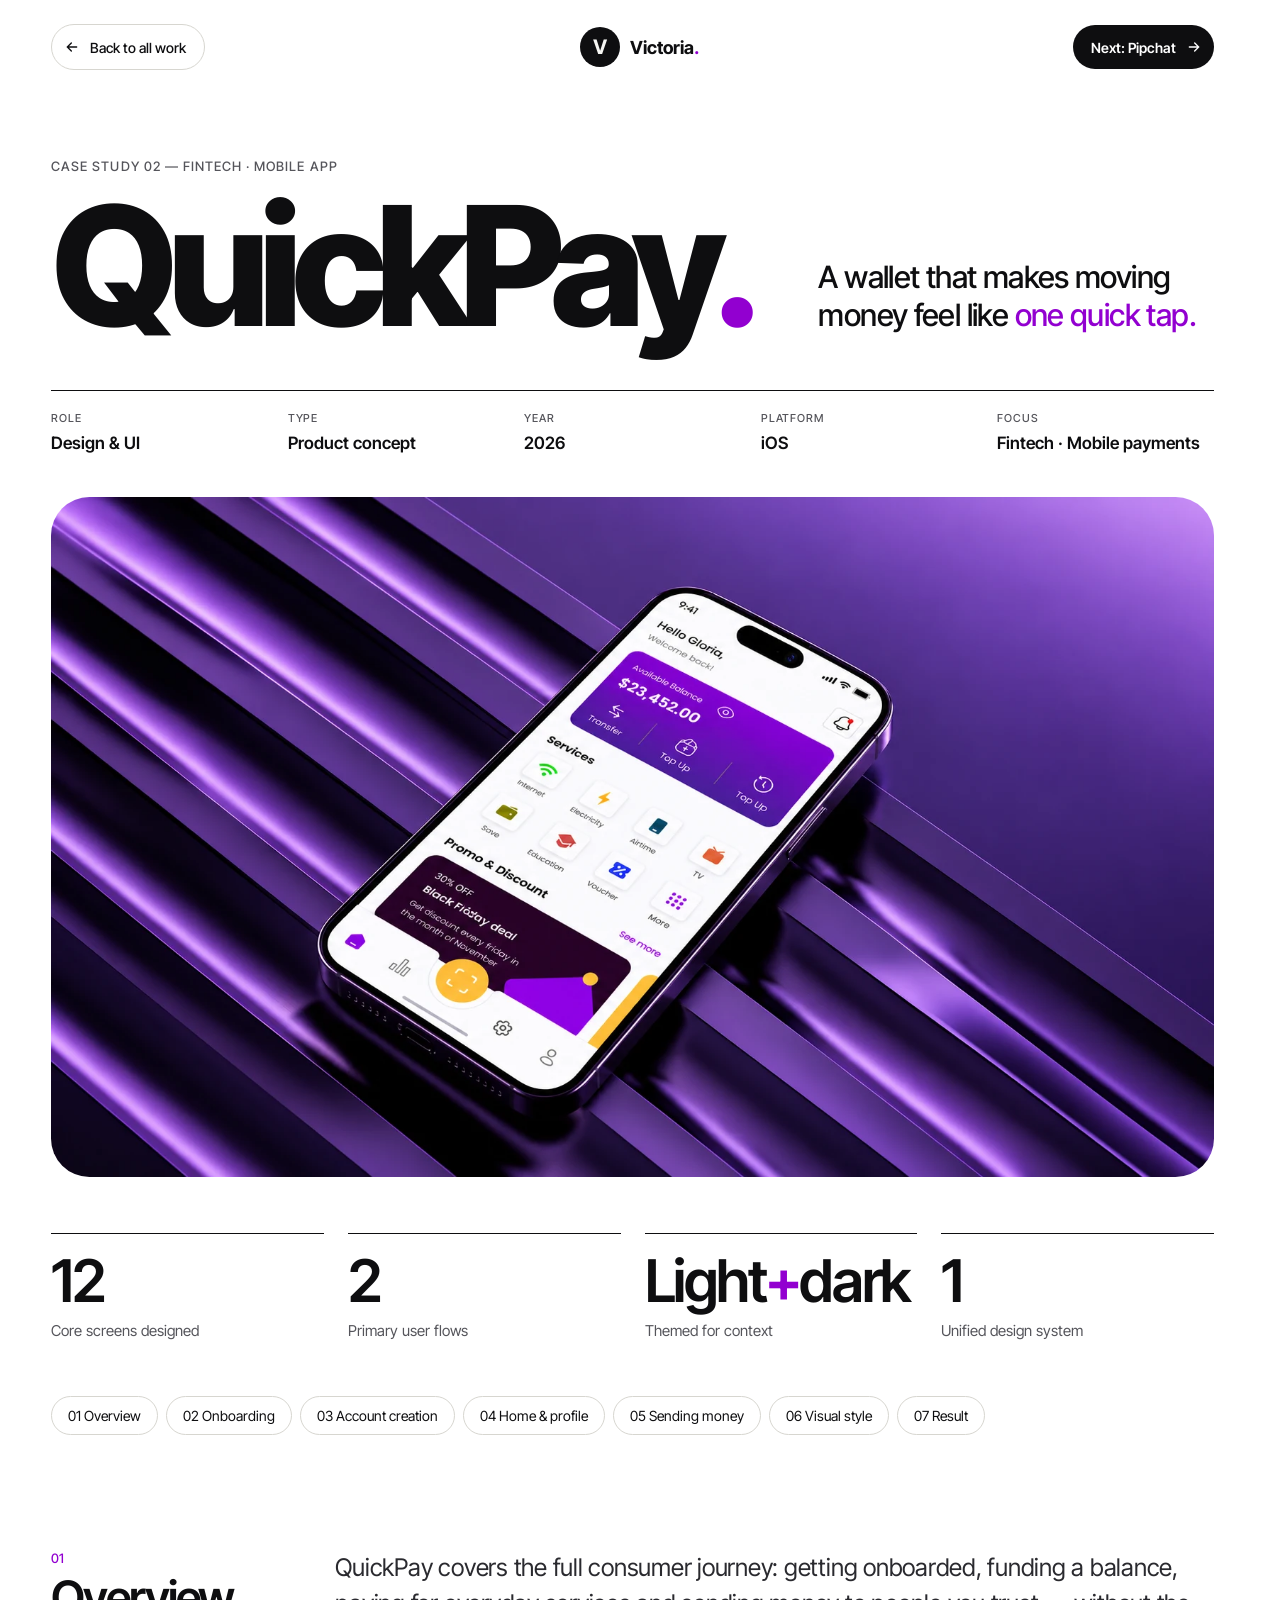
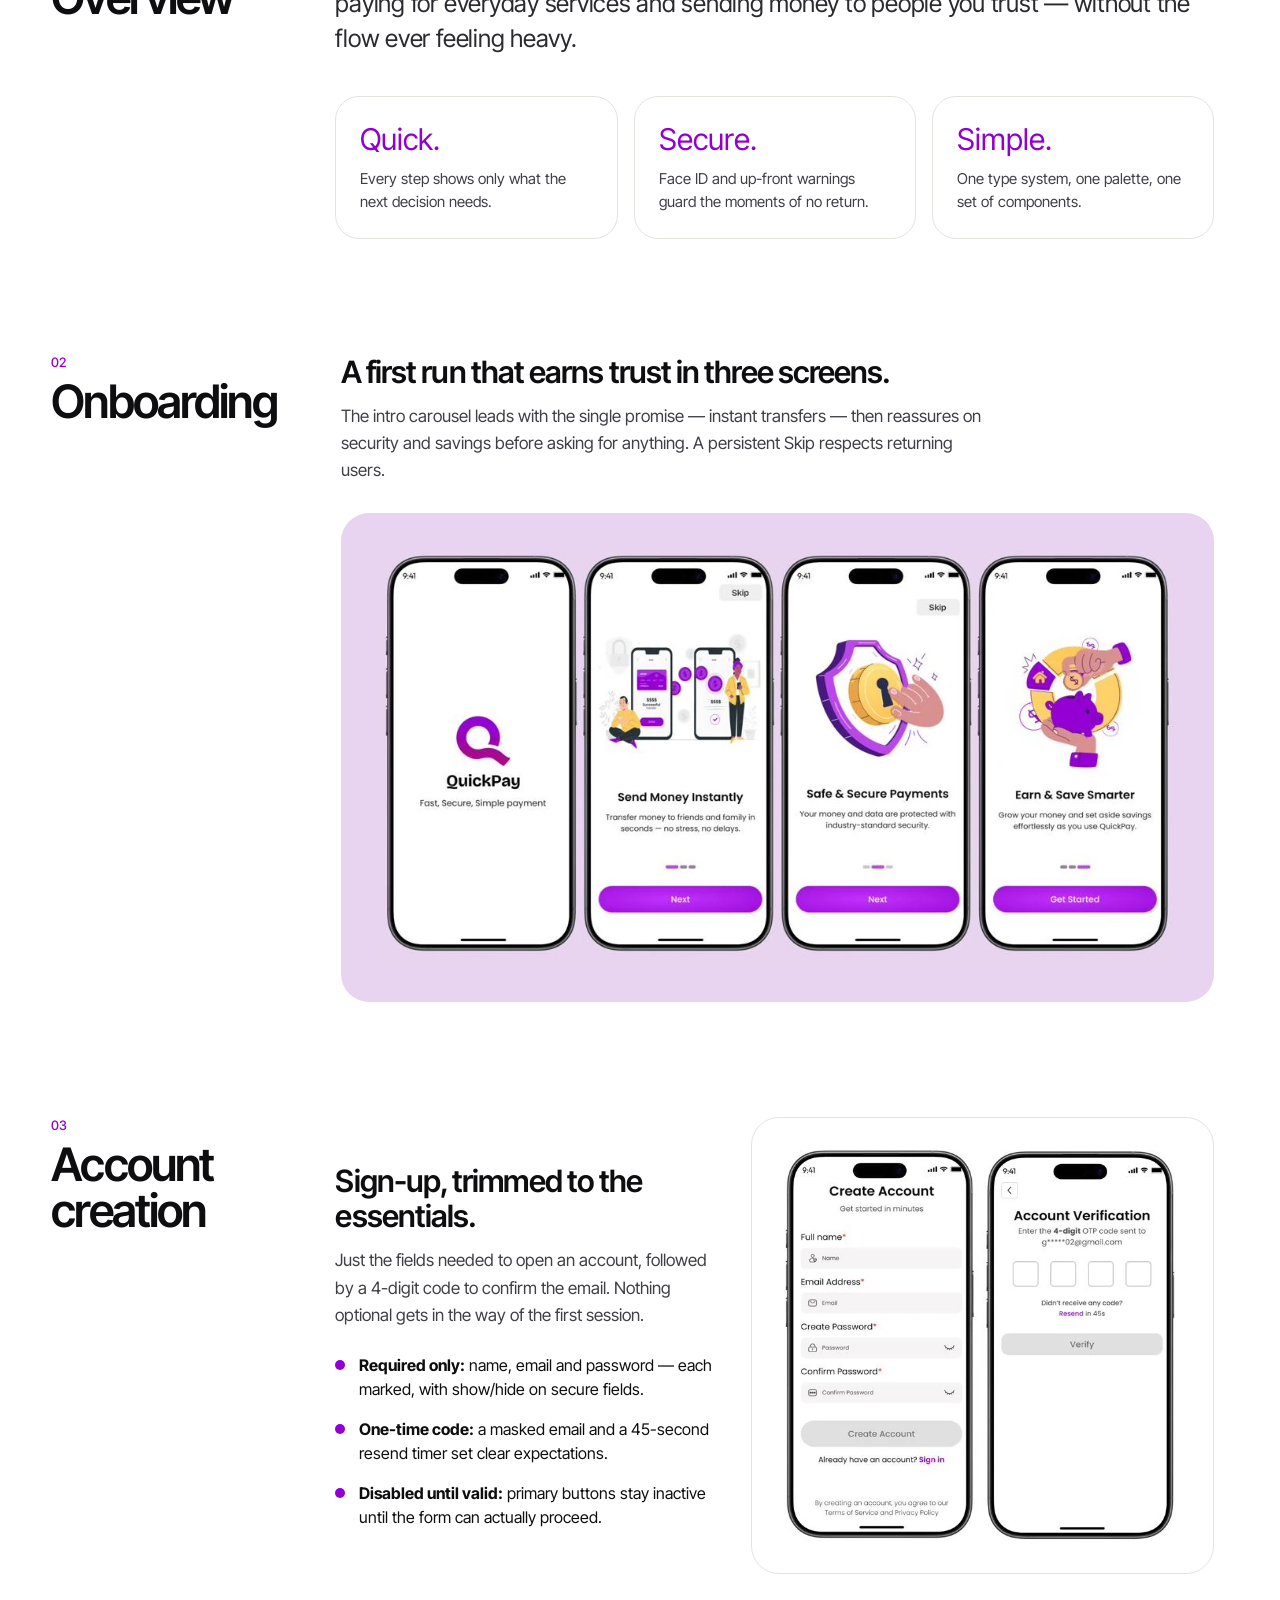
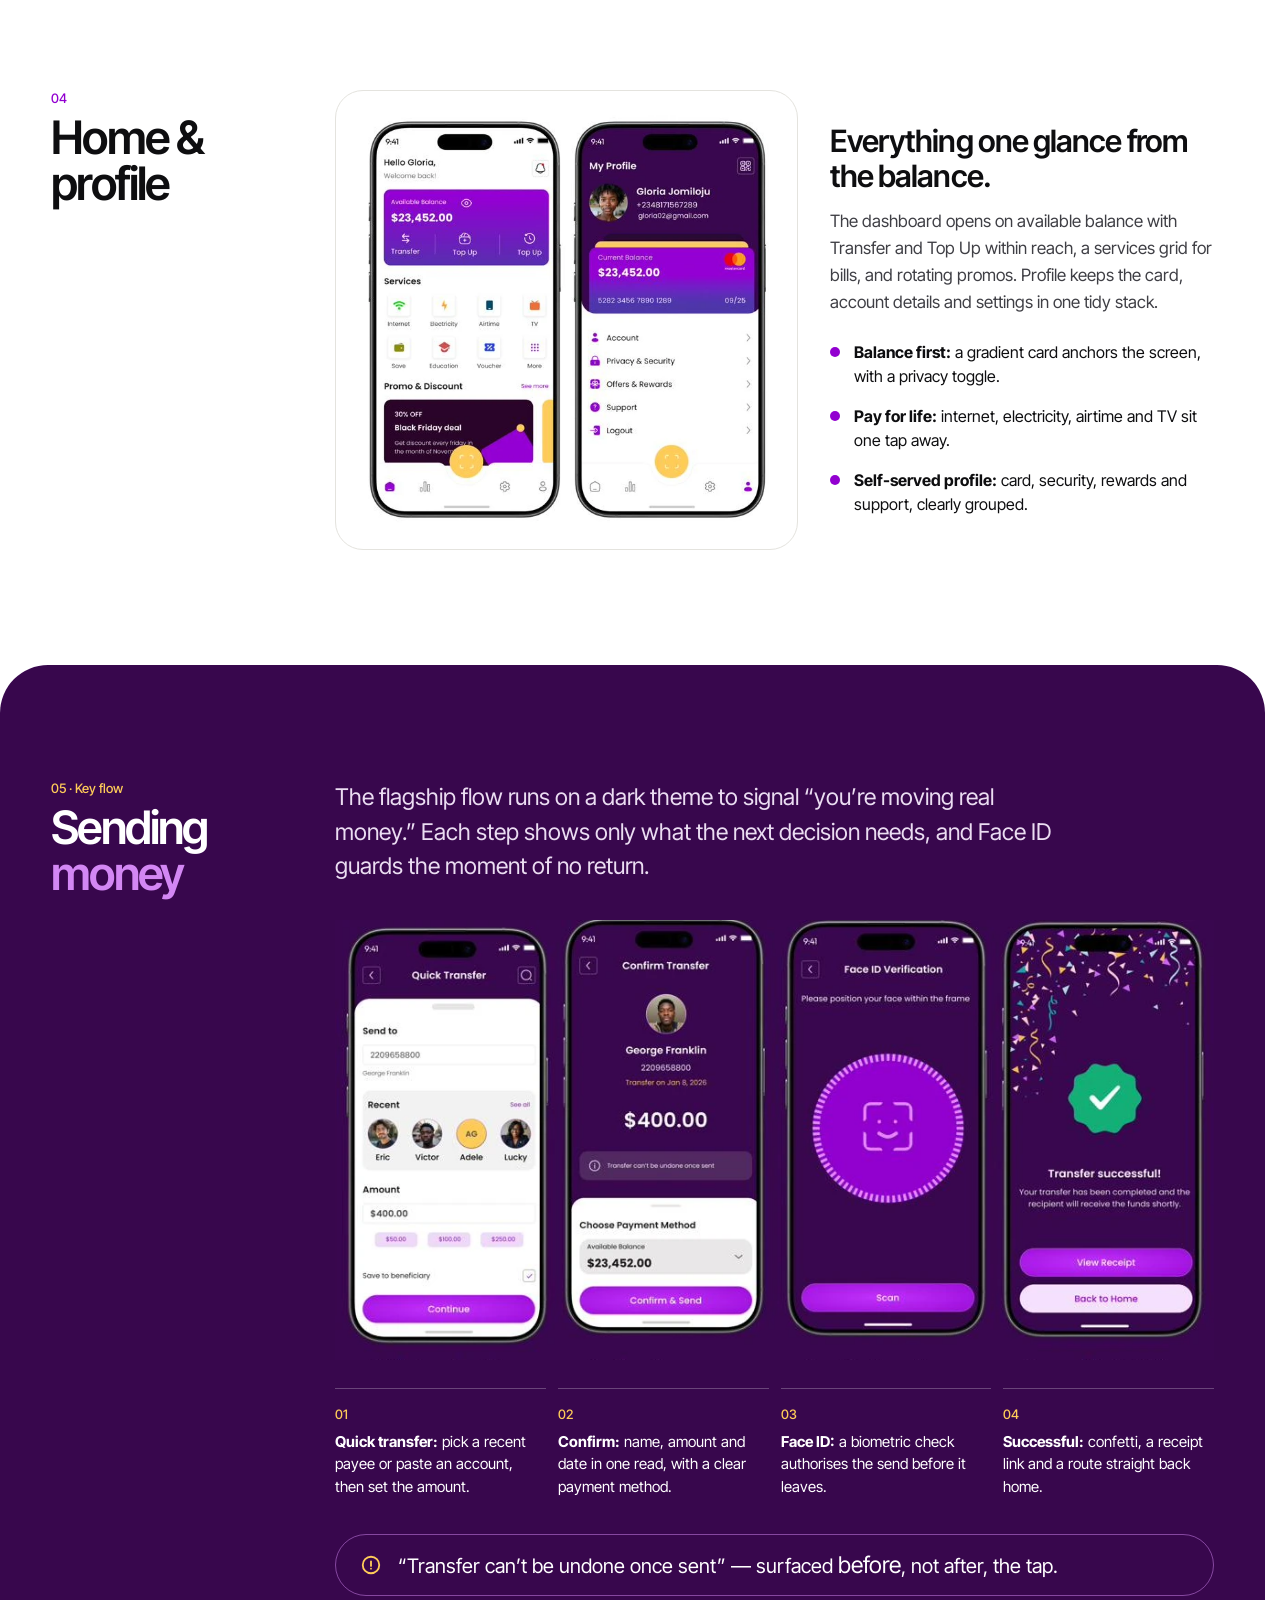
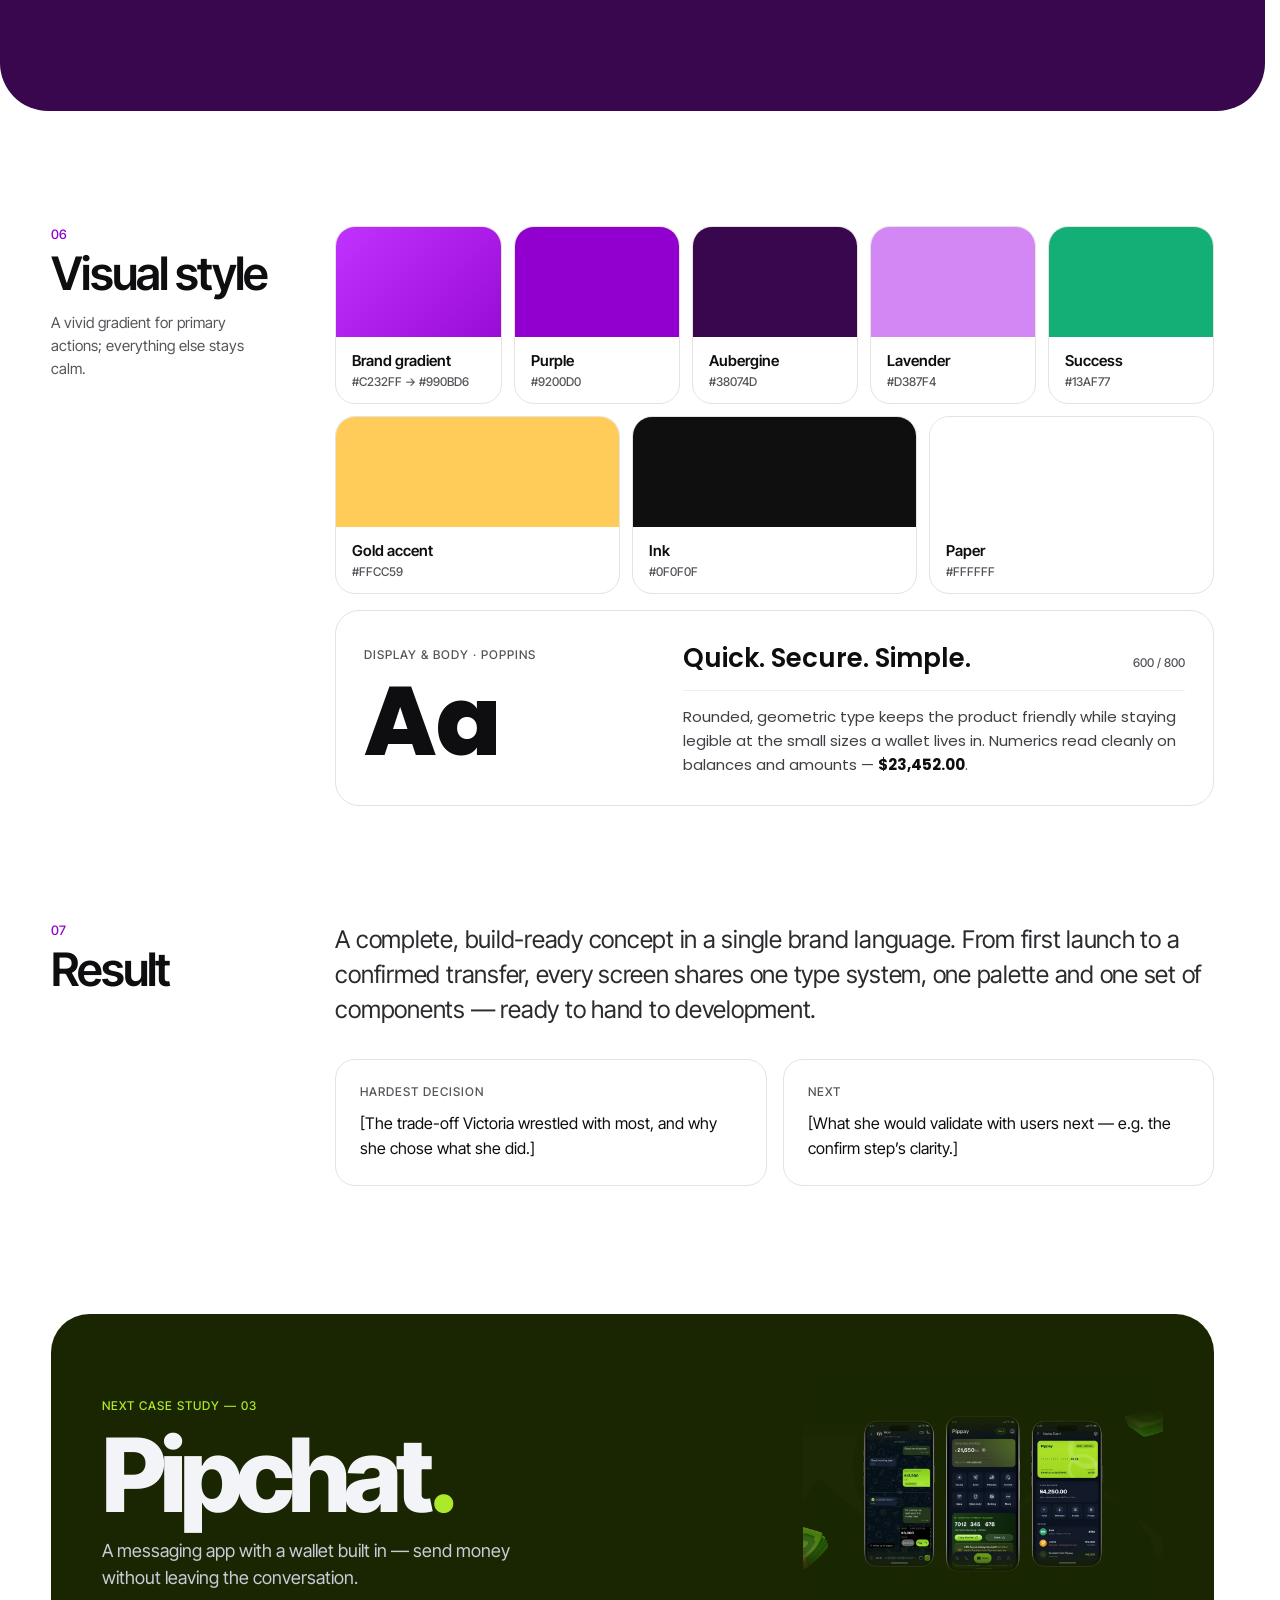
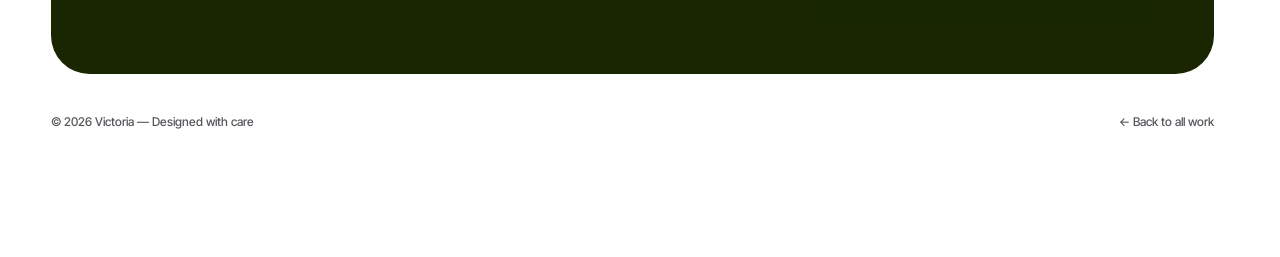
<file: quickpay.html>
<!doctype html>
<html lang="en">
<head>
<meta charset="utf-8">
<meta name="viewport" content="width=device-width, initial-scale=1, viewport-fit=cover">
<title>QuickPay — Case study · Victoria</title>
<meta name="description" content="QuickPay: a mobile wallet for instant transfers and everyday bills, designed end-to-end by Victoria.">
<meta property="og:title" content="QuickPay — Case study · Victoria">
<meta property="og:description" content="QuickPay: a mobile wallet for instant transfers and everyday bills, designed end-to-end by Victoria.">
<meta property="og:type" content="website">
<meta name="theme-color" content="#FFFFFF">
<link rel="icon" href="favicon.svg" type="image/svg+xml">
<link rel="preconnect" href="https://fonts.googleapis.com">
<link rel="stylesheet" href="https://fonts.googleapis.com/css2?family=Inter+Tight:wght@400;500;600;700;800&amp;family=Poppins:wght@400;600;800&amp;display=swap">
<style>
body{margin:0;background:#FFFFFF}
a{color:inherit}a:hover{color:inherit}
.it{font-family:inherit;font-style:normal}
.rv{opacity:0;transform:translateY(28px);filter:blur(8px);transition:opacity .9s ease,transform 1s cubic-bezier(.22,1,.36,1),filter .9s ease}
.rv.in{opacity:1;transform:none;filter:blur(0)}
.mono{font-family:'Inter Tight',system-ui,sans-serif;font-weight:500}
.lnk{text-decoration:none;transition:opacity .2s}.lnk:hover{opacity:.6}
.lift{transition:transform .35s cubic-bezier(.2,.7,.2,1)}.lift:hover{transform:translateY(-4px)}
@keyframes floaty{0%,100%{transform:translateY(0)}50%{transform:translateY(-10px)}}
.floaty{animation:floaty 6s ease-in-out infinite}
@media (prefers-reduced-motion:reduce){.floaty{animation:none}}
</style>
<link rel="stylesheet" href="site.css">
</head>
<body>
<div style="font-family:'Inter Tight',system-ui,sans-serif;color:#0E0E10;background:#FFFFFF;overflow:hidden">

<!-- ============ TOP BAR (shared case-study template) ============ -->
<header style="max-width:1320px;margin:0 auto;padding:24px clamp(20px,4vw,56px);display:flex;flex-wrap:wrap;align-items:center;justify-content:space-between;gap:16px">
  <a href="index.html" class="lnk" style="display:inline-flex;align-items:center;gap:10px;min-height:44px;padding:0 18px 0 12px;border-radius:999px;border:1px solid #D7D6D0;background:#FFFFFF;font-weight:500;font-size:14px">
    <svg aria-hidden="true" width="16" height="16" viewBox="0 0 24 24" fill="none" stroke="currentColor" stroke-width="2" stroke-linecap="round"><path d="M19 12H5M11 6l-6 6 6 6"></path></svg>
    Back to all work
  </a>
  <a href="index.html" class="lnk" style="display:flex;align-items:center;gap:10px;font-weight:700;font-size:18px">
    <span class="it" style="width:40px;height:40px;border-radius:50%;background:#0E0E10;color:#F6F6F3;display:flex;align-items:center;justify-content:center;font-size:20px">V</span>
    <span>Victoria<span style="color:#9200D0">.</span></span>
  </a>
  <a href="pipchat.html" class="lnk" style="display:inline-flex;align-items:center;gap:10px;min-height:44px;padding:0 12px 0 18px;border-radius:999px;background:#0E0E10;color:#FFFFFF;font-weight:600;font-size:14px">
    Next: Pipchat
    <svg aria-hidden="true" width="16" height="16" viewBox="0 0 24 24" fill="none" stroke="currentColor" stroke-width="2" stroke-linecap="round"><path d="M5 12h14M13 6l6 6-6 6"></path></svg>
  </a>
</header>

<!-- ============ HERO ============ -->
<section style="max-width:1320px;margin:0 auto;padding:clamp(32px,5vw,72px) clamp(20px,4vw,56px) 0">
  <p class="mono" style="margin:0;font-size:13px;letter-spacing:.08em;text-transform:uppercase;color:#55555B">Case study 02 — Fintech · Mobile app</p>
  <div style="display:flex;flex-wrap:wrap;gap:24px 64px;align-items:flex-end;margin-top:24px">
    <h1 style="margin:0;flex:1 1 520px;font-size:clamp(80px,13vw,200px);line-height:.82;letter-spacing:-0.06em;font-weight:800">QuickPay<span style="color:#9200D0">.</span></h1>
    <p style="margin:0;flex:1 1 360px;font-size:clamp(22px,2.4vw,32px);line-height:1.25;letter-spacing:-0.02em;font-weight:500">A wallet that makes moving money feel like <span class="it" style="color:#9200D0">one quick tap.</span></p>
  </div>

  <dl style="margin:56px 0 0;display:flex;flex-wrap:wrap;border-top:1px solid #0E0E10">
    <div style="flex:1 1 180px;padding:20px 20px 20px 0"><dt class="mono" style="font-size:11px;letter-spacing:.08em;text-transform:uppercase;color:#55555B">Role</dt><dd style="margin:8px 0 0;font-size:17px;font-weight:600">Design &amp; UI</dd></div>
    <div style="flex:1 1 180px;padding:20px 20px 20px 0"><dt class="mono" style="font-size:11px;letter-spacing:.08em;text-transform:uppercase;color:#55555B">Type</dt><dd style="margin:8px 0 0;font-size:17px;font-weight:600">Product concept</dd></div>
    <div style="flex:1 1 180px;padding:20px 20px 20px 0"><dt class="mono" style="font-size:11px;letter-spacing:.08em;text-transform:uppercase;color:#55555B">Year</dt><dd style="margin:8px 0 0;font-size:17px;font-weight:600">2026</dd></div>
    <div style="flex:1 1 180px;padding:20px 20px 20px 0"><dt class="mono" style="font-size:11px;letter-spacing:.08em;text-transform:uppercase;color:#55555B">Platform</dt><dd style="margin:8px 0 0;font-size:17px;font-weight:600">iOS</dd></div>
    <div style="flex:1 1 180px;padding:20px 0"><dt class="mono" style="font-size:11px;letter-spacing:.08em;text-transform:uppercase;color:#55555B">Focus</dt><dd style="margin:8px 0 0;font-size:17px;font-weight:600">Fintech · Mobile payments</dd></div>
  </dl>

  <div style="margin-top:24px;border-radius:clamp(24px,3vw,40px);background:#3B0A50;overflow:hidden">
    <img src="qp_showcase.webp" alt="A phone on glossy purple slats showing the QuickPay home screen with balance and services" style="width:100%;display:block">
  </div>
</section>

<!-- ============ AT A GLANCE ============ -->
<section style="max-width:1320px;margin:0 auto;padding:56px clamp(20px,4vw,56px) 0">
  <div style="display:flex;flex-wrap:wrap;gap:24px">
    <div style="flex:1 1 220px;border-top:1px solid #0E0E10;padding-top:18px"><div style="font-size:clamp(44px,4.6vw,64px);font-weight:600;letter-spacing:-0.04em;line-height:1">12</div><p style="margin:10px 0 0;color:#55555B;font-size:15px">Core screens designed</p></div>
    <div style="flex:1 1 220px;border-top:1px solid #0E0E10;padding-top:18px"><div style="font-size:clamp(44px,4.6vw,64px);font-weight:600;letter-spacing:-0.04em;line-height:1">2</div><p style="margin:10px 0 0;color:#55555B;font-size:15px">Primary user flows</p></div>
    <div style="flex:1 1 220px;border-top:1px solid #0E0E10;padding-top:18px"><div style="font-size:clamp(44px,4.6vw,64px);font-weight:600;letter-spacing:-0.04em;line-height:1">Light<span style="color:#9200D0">+</span>dark</div><p style="margin:10px 0 0;color:#55555B;font-size:15px">Themed for context</p></div>
    <div style="flex:1 1 220px;border-top:1px solid #0E0E10;padding-top:18px"><div style="font-size:clamp(44px,4.6vw,64px);font-weight:600;letter-spacing:-0.04em;line-height:1">1</div><p style="margin:10px 0 0;color:#55555B;font-size:15px">Unified design system</p></div>
  </div>
  <nav aria-label="Chapters" style="margin-top:56px;display:flex;flex-wrap:wrap;gap:8px">
    <a href="#overview" class="lnk" style="padding:10px 16px;border-radius:999px;border:1px solid #D7D6D0;background:#FFFFFF;font-size:14px">01 Overview</a>
    <a href="#onboarding" class="lnk" style="padding:10px 16px;border-radius:999px;border:1px solid #D7D6D0;background:#FFFFFF;font-size:14px">02 Onboarding</a>
    <a href="#signup" class="lnk" style="padding:10px 16px;border-radius:999px;border:1px solid #D7D6D0;background:#FFFFFF;font-size:14px">03 Account creation</a>
    <a href="#home" class="lnk" style="padding:10px 16px;border-radius:999px;border:1px solid #D7D6D0;background:#FFFFFF;font-size:14px">04 Home &amp; profile</a>
    <a href="#flow" class="lnk" style="padding:10px 16px;border-radius:999px;border:1px solid #D7D6D0;background:#FFFFFF;font-size:14px">05 Sending money</a>
    <a href="#style" class="lnk" style="padding:10px 16px;border-radius:999px;border:1px solid #D7D6D0;background:#FFFFFF;font-size:14px">06 Visual style</a>
    <a href="#result" class="lnk" style="padding:10px 16px;border-radius:999px;border:1px solid #D7D6D0;background:#FFFFFF;font-size:14px">07 Result</a>
  </nav>
</section>

<!-- ============ 01 OVERVIEW ============ -->
<section id="overview" style="max-width:1320px;margin:0 auto;padding:clamp(80px,9vw,128px) clamp(20px,4vw,56px) 0;display:flex;flex-wrap:wrap;gap:24px 64px">
  <div style="flex:1 1 220px;max-width:300px"><div class="mono" style="font-size:13px;color:#9200D0">01</div><h2 style="margin:8px 0 0;font-size:clamp(36px,3.6vw,52px);letter-spacing:-0.04em;line-height:1;font-weight:600">Overview</h2></div>
  <div style="flex:999 1 640px;min-width:0">
    <p style="margin:0;font-size:clamp(20px,1.9vw,26px);line-height:1.45;letter-spacing:-0.01em;color:#2A2A2F">QuickPay covers the full consumer journey: getting onboarded, funding a balance, paying for everyday services and sending money to people you trust — without the flow ever feeling heavy.</p>
    <div style="display:flex;flex-wrap:wrap;gap:16px;margin-top:40px">
      <div style="flex:1 1 220px;background:#FFFFFF;border:1px solid #E4E3DE;border-radius:24px;padding:24px"><div class="it" style="font-size:30px;color:#9200D0">Quick.</div><p style="margin:10px 0 0;font-size:15px;line-height:1.55;color:#3F3F45">Every step shows only what the next decision needs.</p></div>
      <div style="flex:1 1 220px;background:#FFFFFF;border:1px solid #E4E3DE;border-radius:24px;padding:24px"><div class="it" style="font-size:30px;color:#9200D0">Secure.</div><p style="margin:10px 0 0;font-size:15px;line-height:1.55;color:#3F3F45">Face ID and up-front warnings guard the moments of no return.</p></div>
      <div style="flex:1 1 220px;background:#FFFFFF;border:1px solid #E4E3DE;border-radius:24px;padding:24px"><div class="it" style="font-size:30px;color:#9200D0">Simple.</div><p style="margin:10px 0 0;font-size:15px;line-height:1.55;color:#3F3F45">One type system, one palette, one set of components.</p></div>
    </div>
  </div>
</section>

<!-- ============ 02 ONBOARDING ============ -->
<section id="onboarding" style="max-width:1320px;margin:0 auto;padding:clamp(80px,9vw,128px) clamp(20px,4vw,56px) 0;display:flex;flex-wrap:wrap;gap:24px 64px">
  <div style="flex:1 1 220px;max-width:300px"><div class="mono" style="font-size:13px;color:#9200D0">02</div><h2 style="margin:8px 0 0;font-size:clamp(36px,3.6vw,52px);letter-spacing:-0.04em;line-height:1;font-weight:600">Onboarding</h2></div>
  <div style="flex:999 1 640px;min-width:0">
    <h3 style="margin:0;font-size:clamp(24px,2.4vw,34px);letter-spacing:-0.03em;line-height:1.15;font-weight:600">A first run that earns trust in <span class="it">three screens.</span></h3>
    <p style="margin:14px 0 0;font-size:17px;line-height:1.6;color:#3F3F45;max-width:640px">The intro carousel leads with the single promise — instant transfers — then reassures on security and savings before asking for anything. A persistent Skip respects returning users.</p>
    <div style="margin-top:28px;background:#E8D4F0;border-radius:28px;padding:clamp(20px,3vw,40px)">
      <img src="qp_onboard.webp" alt="Splash screen followed by three onboarding screens: send money instantly, safe and secure payments, earn and save smarter" style="width:100%;display:block">
    </div>
  </div>
</section>

<!-- ============ 03 ACCOUNT CREATION ============ -->
<section id="signup" style="max-width:1320px;margin:0 auto;padding:clamp(80px,9vw,128px) clamp(20px,4vw,56px) 0;display:flex;flex-wrap:wrap;gap:24px 64px">
  <div style="flex:1 1 220px;max-width:300px"><div class="mono" style="font-size:13px;color:#9200D0">03</div><h2 style="margin:8px 0 0;font-size:clamp(36px,3.6vw,52px);letter-spacing:-0.04em;line-height:1;font-weight:600">Account <span class="it">creation</span></h2></div>
  <div style="flex:999 1 640px;min-width:0;display:flex;flex-wrap:wrap;gap:32px;align-items:center">
    <div style="flex:1 1 300px;min-width:0">
      <h3 style="margin:0;font-size:clamp(24px,2.4vw,34px);letter-spacing:-0.03em;line-height:1.15;font-weight:600">Sign-up, trimmed to the <span class="it">essentials.</span></h3>
      <p style="margin:14px 0 0;font-size:17px;line-height:1.6;color:#3F3F45">Just the fields needed to open an account, followed by a 4-digit code to confirm the email. Nothing optional gets in the way of the first session.</p>
      <ul style="margin:24px 0 0;padding:0;list-style:none;display:flex;flex-direction:column;gap:16px;font-size:16px;line-height:1.5">
        <li style="display:flex;gap:14px"><span style="flex:0 0 10px;height:10px;border-radius:50%;background:#9200D0;margin-top:7px"></span><span><strong>Required only:</strong> name, email and password — each marked, with show/hide on secure fields.</span></li>
        <li style="display:flex;gap:14px"><span style="flex:0 0 10px;height:10px;border-radius:50%;background:#9200D0;margin-top:7px"></span><span><strong>One-time code:</strong> a masked email and a 45-second resend timer set clear expectations.</span></li>
        <li style="display:flex;gap:14px"><span style="flex:0 0 10px;height:10px;border-radius:50%;background:#9200D0;margin-top:7px"></span><span><strong>Disabled until valid:</strong> primary buttons stay inactive until the form can actually proceed.</span></li>
      </ul>
    </div>
    <div style="flex:1.1 1 320px;min-width:0;background:#FFFFFF;border:1px solid #E4E3DE;border-radius:28px;padding:24px">
      <img src="qp_account.webp" alt="Create account form and 4-digit email verification screen" style="width:100%;display:block">
    </div>
  </div>
</section>

<!-- ============ 04 HOME & PROFILE ============ -->
<section id="home" style="max-width:1320px;margin:0 auto;padding:clamp(80px,9vw,128px) clamp(20px,4vw,56px) 0;display:flex;flex-wrap:wrap;gap:24px 64px">
  <div style="flex:1 1 220px;max-width:300px"><div class="mono" style="font-size:13px;color:#9200D0">04</div><h2 style="margin:8px 0 0;font-size:clamp(36px,3.6vw,52px);letter-spacing:-0.04em;line-height:1;font-weight:600">Home &amp; <span class="it">profile</span></h2></div>
  <div style="flex:999 1 640px;min-width:0;display:flex;flex-wrap:wrap-reverse;gap:32px;align-items:center">
    <div style="flex:1.1 1 320px;min-width:0;background:#FFFFFF;border:1px solid #E4E3DE;border-radius:28px;padding:24px">
      <img src="qp_home.webp" alt="Home dashboard with balance card and services grid, and the profile screen with card and settings" style="width:100%;display:block">
    </div>
    <div style="flex:1 1 300px;min-width:0">
      <h3 style="margin:0;font-size:clamp(24px,2.4vw,34px);letter-spacing:-0.03em;line-height:1.15;font-weight:600">Everything one glance from <span class="it">the balance.</span></h3>
      <p style="margin:14px 0 0;font-size:17px;line-height:1.6;color:#3F3F45">The dashboard opens on available balance with Transfer and Top Up within reach, a services grid for bills, and rotating promos. Profile keeps the card, account details and settings in one tidy stack.</p>
      <ul style="margin:24px 0 0;padding:0;list-style:none;display:flex;flex-direction:column;gap:16px;font-size:16px;line-height:1.5">
        <li style="display:flex;gap:14px"><span style="flex:0 0 10px;height:10px;border-radius:50%;background:#9200D0;margin-top:7px"></span><span><strong>Balance first:</strong> a gradient card anchors the screen, with a privacy toggle.</span></li>
        <li style="display:flex;gap:14px"><span style="flex:0 0 10px;height:10px;border-radius:50%;background:#9200D0;margin-top:7px"></span><span><strong>Pay for life:</strong> internet, electricity, airtime and TV sit one tap away.</span></li>
        <li style="display:flex;gap:14px"><span style="flex:0 0 10px;height:10px;border-radius:50%;background:#9200D0;margin-top:7px"></span><span><strong>Self-served profile:</strong> card, security, rewards and support, clearly grouped.</span></li>
      </ul>
    </div>
  </div>
</section>

<!-- ============ 05 KEY FLOW (dark) ============ -->
<section id="flow" style="margin-top:clamp(80px,9vw,128px);background:#38074D;color:#FFFFFF;border-radius:clamp(28px,4vw,48px)">
  <div style="max-width:1320px;margin:0 auto;padding:clamp(72px,9vw,120px) clamp(20px,4vw,56px);display:flex;flex-wrap:wrap;gap:24px 64px">
    <div style="flex:1 1 220px;max-width:300px"><div class="mono" style="font-size:13px;color:#FFCC59">05 · Key flow</div><h2 style="margin:8px 0 0;font-size:clamp(36px,3.6vw,52px);letter-spacing:-0.04em;line-height:1;font-weight:600">Sending <span class="it" style="color:#D387F4">money</span></h2></div>
    <div style="flex:999 1 640px;min-width:0">
      <p style="margin:0;font-size:clamp(19px,1.8vw,24px);line-height:1.5;color:#EBDDF2;max-width:720px">The flagship flow runs on a dark theme to signal “you’re moving real money.” Each step shows only what the next decision needs, and Face ID guards the moment of no return.</p>
      <img src="qp_flow.webp" alt="Four-step transfer flow: quick transfer, confirm transfer, Face ID verification, transfer successful" style="width:100%;display:block;margin-top:36px">
      <ol style="margin:28px 0 0;padding:0;list-style:none;display:flex;flex-wrap:wrap;gap:12px">
        <li style="flex:1 1 180px;border-top:1px solid rgba(255,255,255,.25);padding-top:14px"><span class="mono" style="font-size:13px;color:#FFCC59">01</span><p style="margin:8px 0 0;font-size:15px;line-height:1.5"><strong>Quick transfer:</strong> pick a recent payee or paste an account, then set the amount.</p></li>
        <li style="flex:1 1 180px;border-top:1px solid rgba(255,255,255,.25);padding-top:14px"><span class="mono" style="font-size:13px;color:#FFCC59">02</span><p style="margin:8px 0 0;font-size:15px;line-height:1.5"><strong>Confirm:</strong> name, amount and date in one read, with a clear payment method.</p></li>
        <li style="flex:1 1 180px;border-top:1px solid rgba(255,255,255,.25);padding-top:14px"><span class="mono" style="font-size:13px;color:#FFCC59">03</span><p style="margin:8px 0 0;font-size:15px;line-height:1.5"><strong>Face ID:</strong> a biometric check authorises the send before it leaves.</p></li>
        <li style="flex:1 1 180px;border-top:1px solid rgba(255,255,255,.25);padding-top:14px"><span class="mono" style="font-size:13px;color:#FFCC59">04</span><p style="margin:8px 0 0;font-size:15px;line-height:1.5"><strong>Successful:</strong> confetti, a receipt link and a route straight back home.</p></li>
      </ol>
      <div style="margin-top:36px;display:flex;align-items:center;gap:16px;border:1px solid rgba(211,135,244,.5);border-radius:999px;padding:16px 24px">
        <svg aria-hidden="true" width="22" height="22" viewBox="0 0 24 24" fill="none" stroke="#FFCC59" stroke-width="2" stroke-linecap="round"><circle cx="12" cy="12" r="9"></circle><path d="M12 8v5M12 16v.01"></path></svg>
        <p style="margin:0;font-size:clamp(16px,1.6vw,20px)">“Transfer can’t be undone once sent” — surfaced <span class="it" style="font-size:1.15em">before</span>, not after, the tap.</p>
      </div>
    </div>
  </div>
</section>

<!-- ============ 06 VISUAL STYLE ============ -->
<section id="style" style="max-width:1320px;margin:0 auto;padding:clamp(80px,9vw,128px) clamp(20px,4vw,56px) 0;display:flex;flex-wrap:wrap;gap:24px 64px">
  <div style="flex:1 1 220px;max-width:300px"><div class="mono" style="font-size:13px;color:#9200D0">06</div><h2 style="margin:8px 0 0;font-size:clamp(36px,3.6vw,52px);letter-spacing:-0.04em;line-height:1;font-weight:600">Visual <span class="it">style</span></h2><p style="margin:14px 0 0;font-size:15px;line-height:1.55;color:#55555B">A vivid gradient for primary actions; everything else stays calm.</p></div>
  <div style="flex:999 1 640px;min-width:0">
    <div style="display:flex;flex-wrap:wrap;gap:12px">
      
        <div class="lift" style="flex:1 1 150px;background:#FFFFFF;border:1px solid #E4E3DE;border-radius:20px;overflow:hidden">
          <div style="height:110px;background:linear-gradient(135deg,#C232FF,#990BD6)"></div>
          <div style="padding:14px 16px"><div style="font-weight:600;font-size:15px">Brand gradient</div><div class="mono" style="font-size:12px;color:#55555B;margin-top:4px">#C232FF → #990BD6</div></div>
        </div>
      
        <div class="lift" style="flex:1 1 150px;background:#FFFFFF;border:1px solid #E4E3DE;border-radius:20px;overflow:hidden">
          <div style="height:110px;background:#9200D0"></div>
          <div style="padding:14px 16px"><div style="font-weight:600;font-size:15px">Purple</div><div class="mono" style="font-size:12px;color:#55555B;margin-top:4px">#9200D0</div></div>
        </div>
      
        <div class="lift" style="flex:1 1 150px;background:#FFFFFF;border:1px solid #E4E3DE;border-radius:20px;overflow:hidden">
          <div style="height:110px;background:#38074D"></div>
          <div style="padding:14px 16px"><div style="font-weight:600;font-size:15px">Aubergine</div><div class="mono" style="font-size:12px;color:#55555B;margin-top:4px">#38074D</div></div>
        </div>
      
        <div class="lift" style="flex:1 1 150px;background:#FFFFFF;border:1px solid #E4E3DE;border-radius:20px;overflow:hidden">
          <div style="height:110px;background:#D387F4"></div>
          <div style="padding:14px 16px"><div style="font-weight:600;font-size:15px">Lavender</div><div class="mono" style="font-size:12px;color:#55555B;margin-top:4px">#D387F4</div></div>
        </div>
      
        <div class="lift" style="flex:1 1 150px;background:#FFFFFF;border:1px solid #E4E3DE;border-radius:20px;overflow:hidden">
          <div style="height:110px;background:#13AF77"></div>
          <div style="padding:14px 16px"><div style="font-weight:600;font-size:15px">Success</div><div class="mono" style="font-size:12px;color:#55555B;margin-top:4px">#13AF77</div></div>
        </div>
      
        <div class="lift" style="flex:1 1 150px;background:#FFFFFF;border:1px solid #E4E3DE;border-radius:20px;overflow:hidden">
          <div style="height:110px;background:#FFCC59"></div>
          <div style="padding:14px 16px"><div style="font-weight:600;font-size:15px">Gold accent</div><div class="mono" style="font-size:12px;color:#55555B;margin-top:4px">#FFCC59</div></div>
        </div>
      
        <div class="lift" style="flex:1 1 150px;background:#FFFFFF;border:1px solid #E4E3DE;border-radius:20px;overflow:hidden">
          <div style="height:110px;background:#0F0F0F"></div>
          <div style="padding:14px 16px"><div style="font-weight:600;font-size:15px">Ink</div><div class="mono" style="font-size:12px;color:#55555B;margin-top:4px">#0F0F0F</div></div>
        </div>
      
        <div class="lift" style="flex:1 1 150px;background:#FFFFFF;border:1px solid #E4E3DE;border-radius:20px;overflow:hidden">
          <div style="height:110px;background:#FFFFFF"></div>
          <div style="padding:14px 16px"><div style="font-weight:600;font-size:15px">Paper</div><div class="mono" style="font-size:12px;color:#55555B;margin-top:4px">#FFFFFF</div></div>
        </div>
      
    </div>
    <div style="margin-top:16px;background:#FFFFFF;border:1px solid #E4E3DE;border-radius:24px;padding:28px;display:flex;flex-wrap:wrap;gap:28px;align-items:center;font-family:'Poppins',system-ui,sans-serif">
      <div style="flex:1 1 200px"><div class="mono" style="font-size:12px;letter-spacing:.08em;text-transform:uppercase;color:#55555B">Display &amp; body · Poppins</div><div style="font-size:96px;font-weight:800;line-height:1;margin-top:12px">Aa</div></div>
      <div style="flex:2 1 320px">
        <div style="display:flex;justify-content:space-between;align-items:baseline;gap:12px;border-bottom:1px solid #EFEEEA;padding-bottom:12px"><span style="font-size:26px;font-weight:600">Quick. Secure. Simple.</span><span class="mono" style="font-size:12px;color:#55555B">600 / 800</span></div>
        <p style="margin:14px 0 0;font-size:15px;line-height:1.6;color:#3F3F45">Rounded, geometric type keeps the product friendly while staying legible at the small sizes a wallet lives in. Numerics read cleanly on balances and amounts — <strong style="color:#0E0E10">$23,452.00</strong>.</p>
      </div>
    </div>
  </div>
</section>

<!-- ============ 07 RESULT ============ -->
<section id="result" style="max-width:1320px;margin:0 auto;padding:clamp(80px,9vw,128px) clamp(20px,4vw,56px) 0;display:flex;flex-wrap:wrap;gap:24px 64px">
  <div style="flex:1 1 220px;max-width:300px"><div class="mono" style="font-size:13px;color:#9200D0">07</div><h2 style="margin:8px 0 0;font-size:clamp(36px,3.6vw,52px);letter-spacing:-0.04em;line-height:1;font-weight:600">Result</h2></div>
  <div style="flex:999 1 640px;min-width:0">
    <p style="margin:0;font-size:clamp(20px,1.9vw,26px);line-height:1.45;letter-spacing:-0.01em;color:#2A2A2F">A complete, build-ready concept in a single brand language. From first launch to a confirmed transfer, every screen shares one type system, one palette and one set of components — ready to hand to development.</p>
    <div style="display:flex;flex-wrap:wrap;gap:16px;margin-top:32px">
      <div style="flex:1 1 260px;background:#FFFFFF;border:1px solid #E4E3DE;border-radius:20px;padding:24px"><div class="mono" style="font-size:12px;letter-spacing:.08em;text-transform:uppercase;color:#55555B">Hardest decision</div><p style="margin:12px 0 0;font-size:16px;line-height:1.55">[The trade-off Victoria wrestled with most, and why she chose what she did.]</p></div>
      <div style="flex:1 1 260px;background:#FFFFFF;border:1px solid #E4E3DE;border-radius:20px;padding:24px"><div class="mono" style="font-size:12px;letter-spacing:.08em;text-transform:uppercase;color:#55555B">Next</div><p style="margin:12px 0 0;font-size:16px;line-height:1.55">[What she would validate with users next — e.g. the confirm step’s clarity.]</p></div>
    </div>
  </div>
</section>

<!-- ============ NEXT PROJECT ============ -->
<section style="max-width:1320px;margin:0 auto;padding:clamp(96px,10vw,140px) clamp(20px,4vw,56px)">
  <a href="pipchat.html" class="lift" style="display:flex;flex-wrap:wrap;gap:24px;align-items:center;justify-content:space-between;text-decoration:none;background:#1A2602;color:#F2F4F7;border-radius:clamp(24px,3vw,40px);padding:clamp(28px,4vw,56px);overflow:hidden">
    <div style="flex:1 1 320px">
      <div class="mono" style="font-size:12px;letter-spacing:.08em;text-transform:uppercase;color:#AEE82B">Next case study — 03</div>
      <div style="font-size:clamp(56px,8vw,120px);font-weight:800;letter-spacing:-0.06em;line-height:.9;margin-top:16px">Pipchat<span style="color:#AEE82B">.</span></div>
      <p style="margin:16px 0 0;font-size:18px;line-height:1.5;color:#C7CDD8;max-width:420px">A messaging app with a wallet built in — send money without leaving the conversation.</p>
    </div>
    <img src="pc_card.webp" alt="" style="flex:0 1 360px;width:360px;max-width:100%;display:block;border-radius:16px">
  </a>
  <div class="mono" style="display:flex;flex-wrap:wrap;justify-content:space-between;gap:12px;margin-top:40px;font-size:12px;color:#55555B">
    <span>© 2026 Victoria — Designed with care</span>
    <a href="index.html" class="lnk">← Back to all work</a>
  </div>
</section>

</div>
<script src="site.js" defer></script>
</body>
</html>
</file>
<file: site.css>
/* Shared site-level rules (page styles live in each page's <head>) */
html{scroll-behavior:smooth;-webkit-text-size-adjust:100%}
@media (prefers-reduced-motion:reduce){html{scroll-behavior:auto}}
img{max-width:100%;height:auto}
:focus-visible{outline:3px solid #2F45FF;outline-offset:3px;border-radius:6px}
::selection{background:#2F45FF;color:#fff}
.ftab{background:transparent;color:#3F3F45;transition:background-color .2s,color .2s}
.ftab[aria-pressed="true"]{background:#0E0E10;color:#FFFFFF}
.card{will-change:transform}
[data-cat].is-hidden{display:none !important}

.view-cursor{position:fixed;left:0;top:0;width:104px;height:104px;border-radius:50%;display:flex;flex-direction:column;align-items:center;justify-content:center;gap:4px;pointer-events:none;z-index:50;opacity:0;transition:opacity .25s ease,background-color .25s ease;font:600 13px/1 'Inter Tight',system-ui,sans-serif;letter-spacing:.08em;text-transform:uppercase;box-shadow:0 12px 30px -10px rgba(14,14,16,.45)}
.view-cursor.on{opacity:1}
.stack{transition:filter .2s linear}
@media (prefers-reduced-motion:reduce){.view-cursor{display:none}}

/* ---------- Intro: name → photo strip → portrait lands in the ID card ---------- */
html.intro-lock,html.intro-lock body{overflow:hidden}
.intro{position:fixed;inset:0;z-index:300;background:#0E0E10;overflow:hidden;display:flex;align-items:center;transition:background-color .8s ease;animation:introFailsafe .5s 12s forwards}
@keyframes introFailsafe{to{opacity:0;visibility:hidden}}
.intro.out{background-color:rgba(14,14,16,0)}
.intro-track{--h:min(56vh,470px);display:flex;align-items:center;gap:clamp(28px,4.5vw,80px);padding-left:var(--pad,6vw);will-change:transform}
.intro-name{flex:0 0 auto;font:800 clamp(46px,7.4vw,150px)/.9 'Inter Tight',system-ui,sans-serif;letter-spacing:-0.035em;color:#F2EFE9;white-space:nowrap}
.intro-name span{display:inline-block;animation:introUp 1s cubic-bezier(.22,1,.36,1) both;animation-delay:calc(120ms + var(--i,0) * 32ms)}
.intro-name .sp{width:.28em}
@keyframes introUp{from{transform:translateY(55%);opacity:0;filter:blur(10px)}}
.intro-ph{flex:0 0 auto;height:var(--h);aspect-ratio:4/5;object-fit:cover;display:block;background:#1C1C21}
.intro-final{flex:0 0 auto;height:var(--h);aspect-ratio:344/300;overflow:hidden;background:#1C1C21}
.intro-final img,.intro-fly img{width:100%;height:100%;object-fit:cover;object-position:50% 30%;display:block}
.intro.dissolve{opacity:0;transition:opacity .9s ease}
.intro.dissolve .intro-final img{transform:scale(1.05);transition:transform .9s ease}
.intro.dissolve .intro-skip{opacity:0;transition:opacity .3s ease}
.intro-fly{position:fixed;z-index:301;overflow:hidden;margin:0;transform-origin:50% 50%;box-shadow:0 30px 60px -20px rgba(0,0,0,.5);pointer-events:none}
.intro-skip{position:absolute;right:clamp(16px,3vw,32px);bottom:calc(clamp(16px,3vw,32px) + env(safe-area-inset-bottom,0px));min-height:44px;padding:0 18px;border-radius:999px;border:1px solid rgba(242,239,233,.25);background:transparent;color:#F2EFE9;font:500 14px 'Inter Tight',system-ui,sans-serif;cursor:pointer;transition:background-color .2s}
.intro-skip:hover{background:rgba(242,239,233,.1)}

/* ---------- Phone polish (applies to every page) ---------- */
@media (max-width:599px){
  /* case-study top bar: Back and Next on one row */
  header:not(.ld-fade){flex-wrap:nowrap !important;gap:8px !important}
  header:not(.ld-fade) > a:nth-child(2){display:none !important}
  header:not(.ld-fade) > a{min-height:42px !important;font-size:13px !important;white-space:nowrap;padding-left:12px !important;padding-right:10px !important;gap:6px !important}
  /* case-study titles always fit the screen */
  header:not(.ld-fade) ~ section h1{font-size:clamp(40px,14.5vw,80px) !important}
  /* homepage nav: one tidy row */
  nav[aria-label="Main"]{order:3;width:100%;justify-content:space-between;flex-wrap:nowrap !important;gap:2px !important;box-sizing:border-box}
  nav[aria-label="Main"] a{padding:12px 8px !important;font-size:13px !important}
  /* name under the ID card fits on one line */
  /* comfortable tap targets for footer links */
  nav[aria-label="Social"] a,.mono > a.lnk{display:inline-flex;align-items:center;min-height:44px}
  a.lnk[href^="mailto:"]{display:inline-block;padding:10px 0}
}

/* ---------- Hamburger menu (phones) ---------- */
.burger{display:none;width:46px;height:46px;border-radius:50%;border:1px solid #E4E3DE;background:#FFFFFF;cursor:pointer;flex-direction:column;align-items:center;justify-content:center;gap:5px;padding:0}
.burger span{display:block;width:18px;height:2px;border-radius:2px;background:#0E0E10;transition:transform .35s cubic-bezier(.22,1,.36,1),opacity .2s}
.burger.is-x{position:absolute;top:22px;right:20px;display:flex;background:#1C1C21;border-color:#2A2A30}
.burger.is-x span{background:#F6F6F3}
.burger.is-x span:nth-child(1){transform:translateY(7px) rotate(45deg)}
.burger.is-x span:nth-child(2){opacity:0}
.burger.is-x span:nth-child(3){transform:translateY(-7px) rotate(-45deg)}
.mmenu{position:fixed;inset:0;z-index:250;background:#0E0E10;color:#F6F6F3;display:flex;flex-direction:column;justify-content:center;gap:40px;padding:96px 28px calc(36px + env(safe-area-inset-bottom,0px));opacity:0;visibility:hidden;transition:opacity .35s ease,visibility .35s}
.mmenu.open{opacity:1;visibility:visible}
.mmenu nav a{display:block;padding:8px 0;font:700 clamp(34px,11vw,46px)/1.05 'Inter Tight',system-ui,sans-serif;letter-spacing:-0.035em;color:#F6F6F3;text-decoration:none;opacity:0;transform:translateY(18px);transition:transform .55s cubic-bezier(.22,1,.36,1),opacity .45s ease;transition-delay:calc(80ms + var(--i,0) * 55ms)}
.mmenu.open nav a{opacity:1;transform:none}
.mmenu nav a:active{color:#8C98FF}
.mmenu-foot{display:flex;flex-wrap:wrap;justify-content:space-between;gap:12px;align-items:center;padding-top:22px;border-top:1px solid #2A2A30;font-size:14px}
.mmenu-foot .mono{display:inline-flex;align-items:center;gap:8px;font-size:12px;letter-spacing:.08em;text-transform:uppercase;color:#B4B4BA}
.mmenu-foot i{width:8px;height:8px;border-radius:50%;background:#3DDC84}
.mmenu-foot a{display:inline-flex;align-items:center;min-height:44px;color:#F6F6F3;text-decoration:none}
html.menu-lock,html.menu-lock body{overflow:hidden}
@media (max-width:599px){
  header.ld-fade nav[aria-label="Main"],header.ld-fade > div.mono{display:none !important}
  header.ld-fade .burger{display:flex}
}
@media (prefers-reduced-motion:reduce){.mmenu,.mmenu nav a,.burger span{transition:none}}
/* Spotify player slot (filled when someone presses play) */
.sp-embed{display:none;border-radius:12px;overflow:hidden}
.sp-embed.on{display:block;min-height:80px}

/* keep the scrollbar's space reserved, so locking scroll (intro, menu, lightbox) never shifts the page */
html{scrollbar-gutter:stable}
</file>
